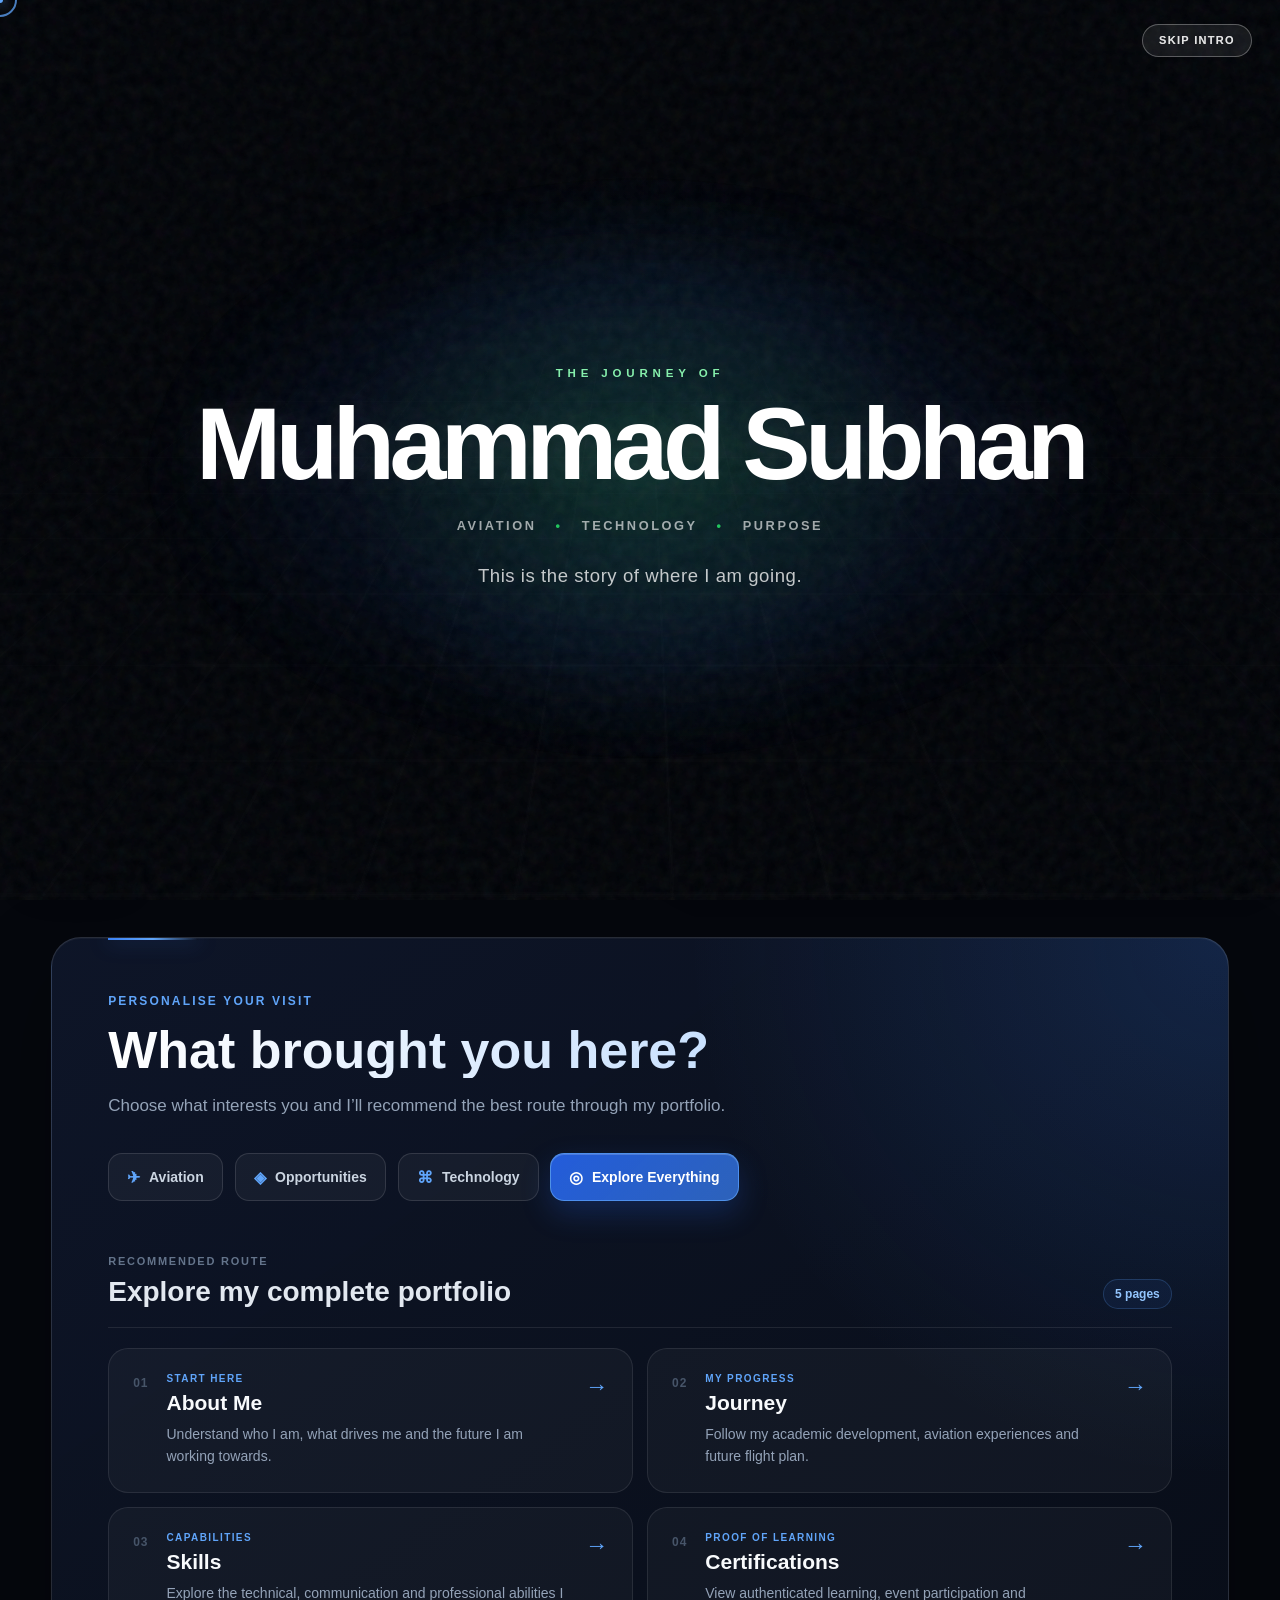
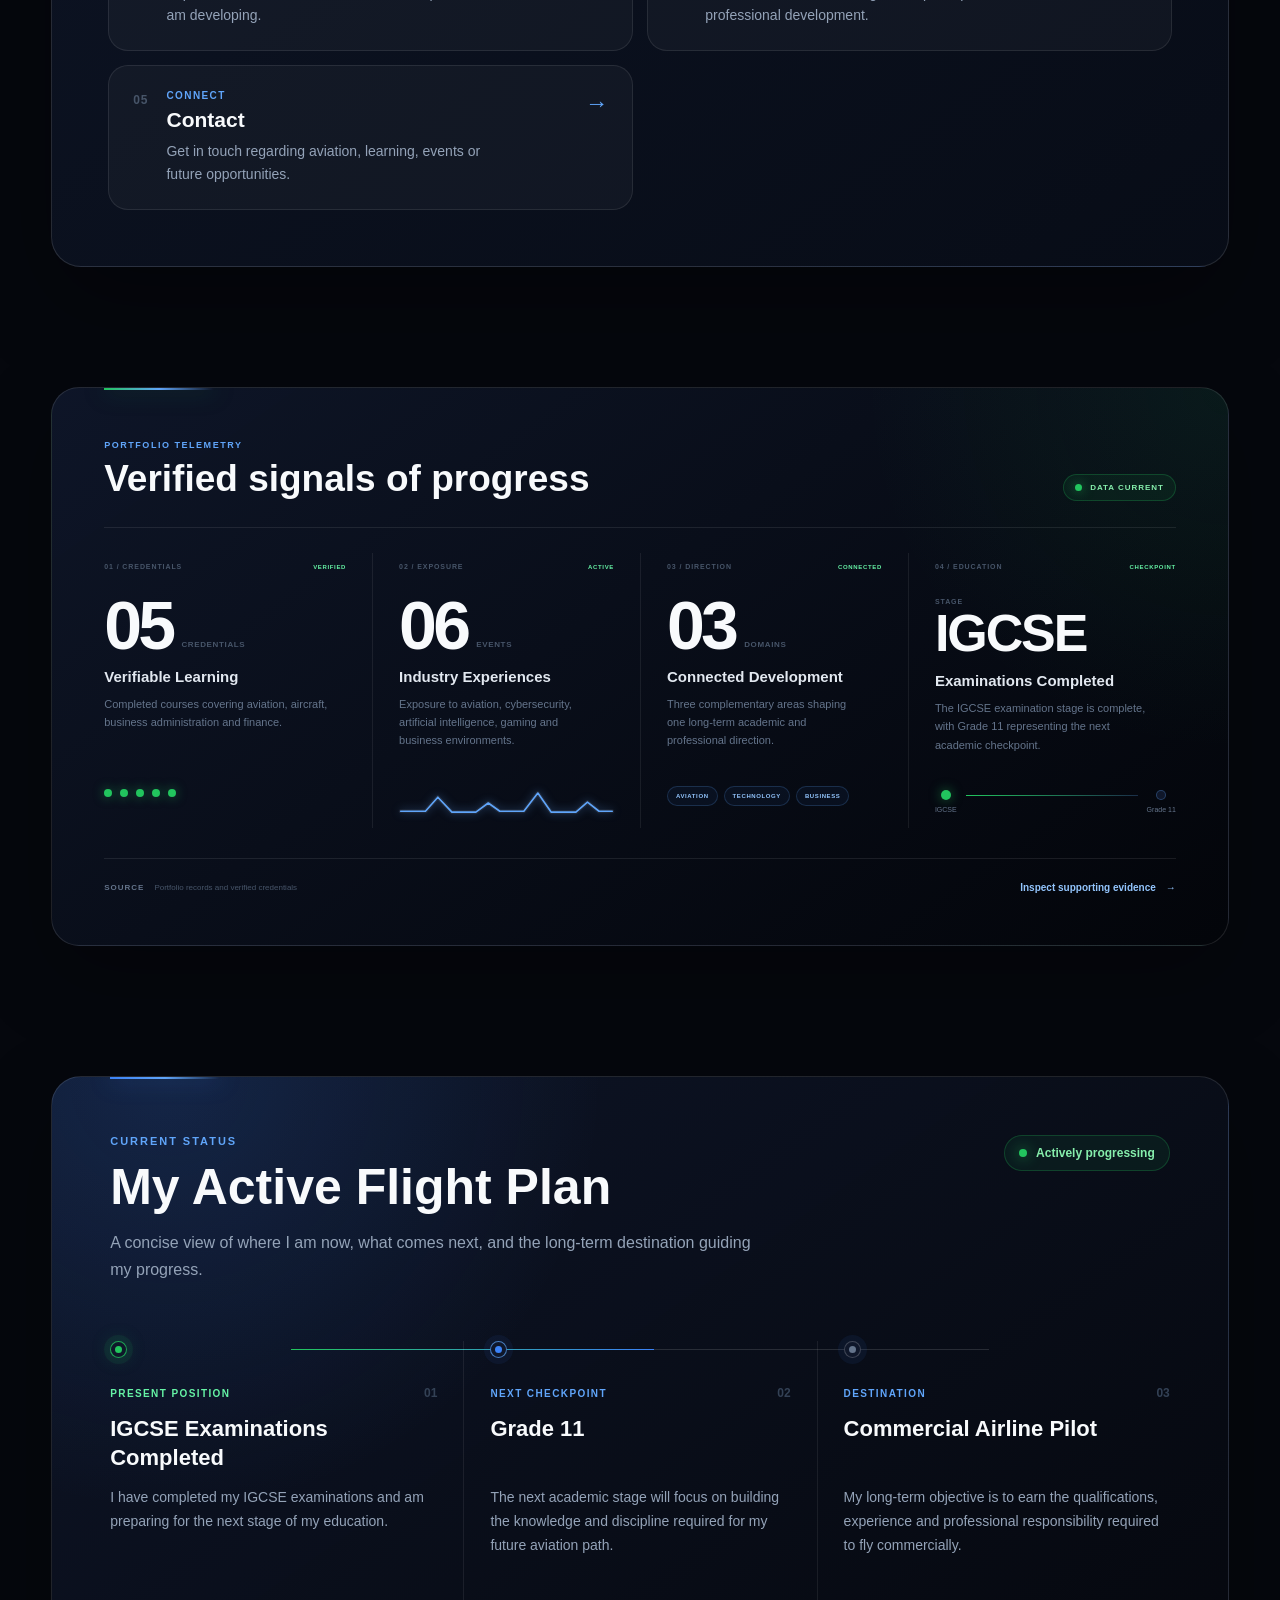
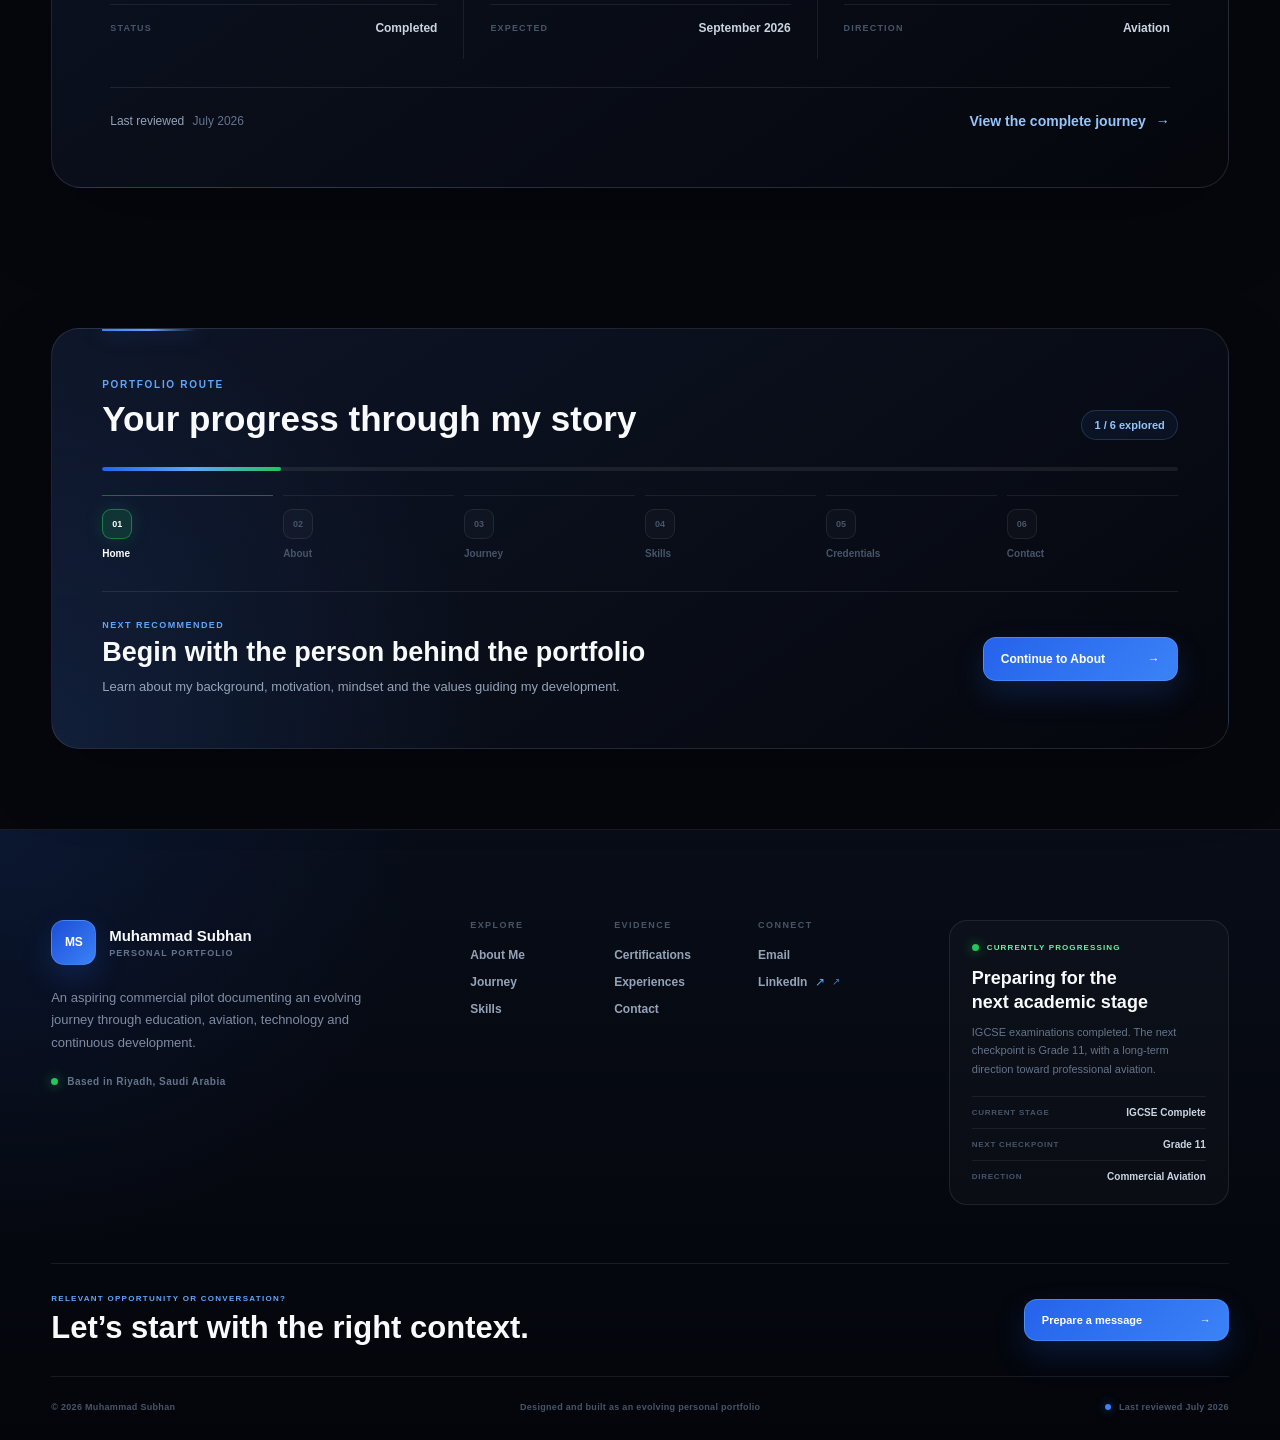
<file: index.html>
<!DOCTYPE html>
<html lang="en">

<head>
    <meta charset="UTF-8">
    <meta name="viewport" content="width=device-width, initial-scale=1.0">

    <script>
        try {
            if (sessionStorage.getItem("msa-welcome-seen") === "true") {
                document.documentElement.classList.add("welcome-already-seen");
            }
        } catch (error) {
            /* Continue normally if storage is unavailable. */
        }
    </script>
    
    <title>Home</title>

    <link rel="stylesheet" href="css/style.css">
</head>

<body>

    <nav
    class="section-constellation"
    id="sectionConstellation"
    aria-label="Page sections"
    style="
        position: fixed !important;
        left: auto !important;
        right: 32px !important;
        top: 50% !important;
        width: 12px !important;
        min-width: 12px !important;
        max-width: 12px !important;
        padding: 0 !important;
        margin: 0 !important;
        transform: translateY(-50%) !important;
    "
></nav>

<!-- =========================================
     FIRST-VISIT CINEMATIC WELCOME
========================================== -->
<section
    class="cinematic-welcome"
    id="cinematicWelcome"
    aria-label="Welcome introduction"
>
    <div
        class="cinematic-welcome__atmosphere"
        aria-hidden="true"
    >
        <div class="cinematic-welcome__glow"></div>
        <div class="cinematic-welcome__grid"></div>
        <div class="cinematic-welcome__grain"></div>

        <span class="cinematic-welcome__flight-line"></span>
        <span class="cinematic-welcome__flight-dot"></span>
    </div>

    <button
        class="cinematic-welcome__skip"
        id="cinematicWelcomeSkip"
        type="button"
        aria-label="Skip welcome introduction"
    >
        Skip intro
    </button>

    <div
    class="cinematic-welcome__atmosphere"
    aria-hidden="true"
>
    <div class="cinematic-welcome__glow"></div>
    <div class="cinematic-welcome__grid"></div>
    <div class="cinematic-welcome__grain"></div>

    <span class="cinematic-welcome__flight-line"></span>
    <span class="cinematic-welcome__flight-dot"></span>
</div>

<button
    class="cinematic-welcome__skip"
    id="cinematicWelcomeSkip"
    type="button"
    aria-label="Skip welcome introduction"
    onclick="
        const welcome = this.closest('.cinematic-welcome');
        welcome.classList.add('is-leaving');
        sessionStorage.setItem('msa-welcome-seen', 'true');
        document.body.classList.remove('cinematic-welcome-active');

        setTimeout(() => {
            document.documentElement.classList.add('welcome-already-seen');
            welcome.remove();
        }, 1400);
    "
>
    Skip intro
</button>

<div class="cinematic-welcome__content">

    <div class="cinematic-welcome__content">

        <p class="cinematic-welcome__opening">
            Every journey begins long before takeoff.
        </p>

        <div class="cinematic-welcome__identity">

            <p class="cinematic-welcome__eyebrow">
                THE JOURNEY OF
            </p>

            <h1>
                <span>Muhammad</span>
                <span>Subhan</span>
            </h1>

        </div>

        <p class="cinematic-welcome__fields">
            Aviation
            <span aria-hidden="true">•</span>
            Technology
            <span aria-hidden="true">•</span>
            Purpose
        </p>

        <p class="cinematic-welcome__closing">
            This is the story of where I am going.
        </p>

    </div>

    <div
        class="cinematic-welcome__exit"
        aria-hidden="true"
    ></div>
</section>

    <div class="custom-cursor"></div>
    <div class="custom-cursor-dot"></div>

    <div class="page-transition">
        <div class="page-loading-bar"></div>
    </div>


    <div class="page-scroll-progress" aria-hidden="true">
        <div class="page-scroll-progress-fill"></div>
    </div>

    <nav>

        <div class="logo">
            Muhammad Subhan
        </div>
    
    
        <button
        class="menu-toggle"
        type="button"
        aria-label="Open navigation menu"
        aria-expanded="false"
        aria-controls="primary-navigation"
    >
        <span aria-hidden="true">☰</span>
    </button>
    
    
    <ul class="nav-links" id="primary-navigation">

    <li><a href="index.html">Home</a></li>
    
    <li><a href="about.html">About Me</a></li>
    
    <li><a href="timeline.html">Journey</a></li>
    
    <li><a href="skills.html">Skills</a></li>
    
    <li><a href="certification.html">Certifications</a></li>
    
    <li><a href="contact.html">Contact</a></li>

</ul>
    
    </nav>


    <!-- =========================================
     SIGNATURE AVIATION HERO
========================================== -->
<section class="hero">

    <div class="background">

        <div class="glow"></div>

        <div class="particles"></div>

    </div>


    <div class="hero-signature">

        <!-- HERO INFORMATION -->

        <div class="hero-signature-copy">

            <div class="hero-location">

                <span aria-hidden="true"></span>

                Riyadh, Saudi Arabia

            </div>


            <p class="tag">
                AVIATION&nbsp;&nbsp;•&nbsp;&nbsp;TECHNOLOGY&nbsp;&nbsp;•&nbsp;&nbsp;CONTINUOUS LEARNING
            </p>


            <h1>

                <span>
                    Muhammad
                </span>

                <span>
                    Subhan
                </span>

            </h1>


            <p class="hero-subtitle">
                Aspiring commercial pilot building the knowledge,
                discipline and perspective required for a future
                in professional aviation.
            </p>


            <p class="description">
                Documenting an evolving journey through education,
                aviation, technology, professional experiences and
                continuous personal development.
            </p>


            <div class="buttons">

                <a
                    href="about.html"
                    class="hero-primary-button"
                >
                    <span>
                        Explore my story
                    </span>

                    <span aria-hidden="true">
                        →
                    </span>
                </a>


                <a
                    href="timeline.html"
                    class="hero-secondary-button"
                >
                    View journey
                </a>

            </div>


            <div class="hero-status-strip">

                <div>

                    <span>
                        CURRENT STAGE
                    </span>

                    <strong>
                        IGCSE Complete
                    </strong>

                </div>


                <div>

                    <span>
                        NEXT CHECKPOINT
                    </span>

                    <strong>
                        Grade 11
                    </strong>

                </div>


                <div>

                    <span>
                        DESTINATION
                    </span>

                    <strong>
                        Commercial Aviation
                    </strong>

                </div>

            </div>

        </div>


        <!-- AVIATION NAVIGATION DISPLAY -->

        <div
            class="aviation-navigation-display"
            aria-hidden="true"
        >

            <div class="navigation-display-header">

                <span>
                    MSA / NAV
                </span>

                <span>
                    ACTIVE ROUTE
                </span>

            </div>


            <div class="navigation-scope">

                <div class="navigation-sweep"></div>


                <svg
                    class="navigation-map"
                    viewBox="0 0 500 500"
                    role="presentation"
                >

                    <!-- Radar rings -->

                    <circle
                        class="navigation-ring navigation-ring-outer"
                        cx="250"
                        cy="250"
                        r="202"
                    />

                    <circle
                        class="navigation-ring"
                        cx="250"
                        cy="250"
                        r="145"
                    />

                    <circle
                        class="navigation-ring"
                        cx="250"
                        cy="250"
                        r="88"
                    />


                    <!-- Crosshair -->

                    <line
                        class="navigation-axis"
                        x1="250"
                        y1="35"
                        x2="250"
                        y2="465"
                    />

                    <line
                        class="navigation-axis"
                        x1="35"
                        y1="250"
                        x2="465"
                        y2="250"
                    />


                    <!-- Minor navigation lines -->

                    <line
                        class="navigation-minor-axis"
                        x1="98"
                        y1="98"
                        x2="402"
                        y2="402"
                    />

                    <line
                        class="navigation-minor-axis"
                        x1="402"
                        y1="98"
                        x2="98"
                        y2="402"
                    />


                    <!-- Main trajectory -->

                    <path
                        class="navigation-route-shadow"
                        d="
                            M 100 365
                            C 145 330,
                              165 285,
                              218 270
                            S 310 220,
                              390 115
                        "
                    />

                    <path
                        class="navigation-route"
                        pathLength="1"
                        d="
                            M 100 365
                            C 145 330,
                              165 285,
                              218 270
                            S 310 220,
                              390 115
                        "
                    />


                    <!-- Origin -->

                    <circle
                        class="navigation-origin-halo"
                        cx="100"
                        cy="365"
                        r="16"
                    />

                    <circle
                        class="navigation-origin"
                        cx="100"
                        cy="365"
                        r="6"
                    />


                    <!-- Present location -->

                    <circle
                        class="navigation-current-halo"
                        cx="218"
                        cy="270"
                        r="22"
                    />

                    <circle
                        class="navigation-current"
                        cx="218"
                        cy="270"
                        r="7"
                    />


                    <!-- Destination -->

                    <circle
                        class="navigation-destination-halo"
                        cx="390"
                        cy="115"
                        r="18"
                    />

                    <circle
                        class="navigation-destination"
                        cx="390"
                        cy="115"
                        r="6"
                    />

                </svg>


                <div class="navigation-plane">

                    <svg
                        viewBox="0 0 24 24"
                        role="presentation"
                    >

                        <path
                            d="
                                M21 16v-2l-8-5V3.5
                                a1.5 1.5 0 0 0-3 0V9
                                l-8 5v2l8-2.5V19
                                l-2 1.5V22l3.5-1
                                3.5 1v-1.5L13 19v-5.5L21 16Z
                            "
                        />

                    </svg>

                </div>


                <div class="navigation-label navigation-label-origin">

                    <span>
                        ORIGIN
                    </span>

                    <strong>
                        RUH
                    </strong>

                </div>


                <div class="navigation-label navigation-label-current">

                    <span>
                        PRESENT
                    </span>

                    <strong>
                        EDUCATION
                    </strong>

                </div>


                <div class="navigation-label navigation-label-destination">

                    <span>
                        DESTINATION
                    </span>

                    <strong>
                        FLIGHT DECK
                    </strong>

                </div>


                <span class="navigation-coordinate navigation-coordinate-north">
                    N 24° 42′
                </span>

                <span class="navigation-coordinate navigation-coordinate-east">
                    E 46° 40′
                </span>

            </div>


            <div class="navigation-display-footer">

                <div>

                    <span>
                        CALLSIGN
                    </span>

                    <strong>
                        MSA-01
                    </strong>

                </div>


                <div>

                    <span>
                        ROUTE STATUS
                    </span>

                    <strong>
                        IN PROGRESS
                    </strong>

                </div>


                <div>

                    <span>
                        HEADING
                    </span>

                    <strong>
                        FORWARD
                    </strong>

                </div>

            </div>

        </div>

    </div>


    <div class="hero-scroll-cue">

        <span>
            Scroll to explore
        </span>

        <i aria-hidden="true"></i>

    </div>

</section>


    <!-- =========================================
         VISITOR LENS
    ========================================== -->
    <section class="visitor-lens" aria-labelledby="visitorLensTitle">

        <div class="visitor-lens-header">

            <p class="visitor-lens-eyebrow">
                PERSONALISE YOUR VISIT
            </p>

            <h2 id="visitorLensTitle">
                What brought you here?
            </h2>

            <p>
                Choose what interests you and I’ll recommend the best
                route through my portfolio.
            </p>

        </div>


        <div
            class="visitor-lens-options"
            role="group"
            aria-label="Choose your reason for visiting"
        >

            <button
                type="button"
                class="visitor-lens-button"
                data-visitor-lens="aviation"
                aria-pressed="false"
            >
                <span aria-hidden="true">✈</span>
                Aviation
            </button>


            <button
                type="button"
                class="visitor-lens-button"
                data-visitor-lens="opportunities"
                aria-pressed="false"
            >
                <span aria-hidden="true">◈</span>
                Opportunities
            </button>


            <button
                type="button"
                class="visitor-lens-button"
                data-visitor-lens="technology"
                aria-pressed="false"
            >
                <span aria-hidden="true">⌘</span>
                Technology
            </button>


            <button
                type="button"
                class="visitor-lens-button"
                data-visitor-lens="all"
                aria-pressed="true"
            >
                <span aria-hidden="true">◎</span>
                Explore Everything
            </button>

        </div>


        <div
            class="visitor-route-heading"
            aria-live="polite"
        >

            <div>
                <p>RECOMMENDED ROUTE</p>

                <h3 id="visitorRouteTitle">
                    Explore my complete portfolio
                </h3>
            </div>

            <span id="visitorRouteCount">
                5 pages
            </span>

        </div>


        <div class="visitor-route-grid">

            <a
                href="about.html"
                class="visitor-route-card"
                data-visitor-audience="aviation opportunities technology all"
            >

                <span class="visitor-route-number">
                    01
                </span>

                <div>
                    <p class="visitor-route-label">
                        START HERE
                    </p>

                    <h3>
                        About Me
                    </h3>

                    <p>
                        Understand who I am, what drives me and the
                        future I am working towards.
                    </p>
                </div>

                <span class="visitor-route-arrow" aria-hidden="true">
                    →
                </span>

            </a>


            <a
                href="timeline.html"
                class="visitor-route-card"
                data-visitor-audience="aviation opportunities all"
            >

                <span class="visitor-route-number">
                    02
                </span>

                <div>
                    <p class="visitor-route-label">
                        MY PROGRESS
                    </p>

                    <h3>
                        Journey
                    </h3>

                    <p>
                        Follow my academic development, aviation
                        experiences and future flight plan.
                    </p>
                </div>

                <span class="visitor-route-arrow" aria-hidden="true">
                    →
                </span>

            </a>


            <a
                href="skills.html"
                class="visitor-route-card"
                data-visitor-audience="technology opportunities all"
            >

                <span class="visitor-route-number">
                    03
                </span>

                <div>
                    <p class="visitor-route-label">
                        CAPABILITIES
                    </p>

                    <h3>
                        Skills
                    </h3>

                    <p>
                        Explore the technical, communication and
                        professional abilities I am developing.
                    </p>
                </div>

                <span class="visitor-route-arrow" aria-hidden="true">
                    →
                </span>

            </a>


            <a
                href="certification.html"
                class="visitor-route-card"
                data-visitor-audience="aviation opportunities technology all"
            >

                <span class="visitor-route-number">
                    04
                </span>

                <div>
                    <p class="visitor-route-label">
                        PROOF OF LEARNING
                    </p>

                    <h3>
                        Certifications
                    </h3>

                    <p>
                        View authenticated learning, event participation
                        and professional development.
                    </p>
                </div>

                <span class="visitor-route-arrow" aria-hidden="true">
                    →
                </span>

            </a>


            <a
                href="contact.html"
                class="visitor-route-card"
                data-visitor-audience="opportunities all"
            >

                <span class="visitor-route-number">
                    05
                </span>

                <div>
                    <p class="visitor-route-label">
                        CONNECT
                    </p>

                    <h3>
                        Contact
                    </h3>

                    <p>
                        Get in touch regarding aviation, learning,
                        events or future opportunities.
                    </p>
                </div>

                <span class="visitor-route-arrow" aria-hidden="true">
                    →
                </span>

            </a>

        </div>

    </section>


    <!-- =========================================
     PORTFOLIO TELEMETRY
========================================== -->
<section
class="portfolio-telemetry"
aria-labelledby="portfolioTelemetryTitle"
>

<div class="portfolio-telemetry-header">

    <div>

        <p>
            PORTFOLIO TELEMETRY
        </p>

        <h2 id="portfolioTelemetryTitle">
            Verified signals of progress
        </h2>

    </div>


    <div class="portfolio-telemetry-status">

        <span aria-hidden="true"></span>

        DATA CURRENT

    </div>

</div>


<div class="portfolio-telemetry-grid">

    <!-- CREDENTIALS -->

    <article class="telemetry-item">

        <div class="telemetry-item-top">

            <span>
                01 / CREDENTIALS
            </span>

            <span aria-hidden="true">
                VERIFIED
            </span>

        </div>


        <div class="telemetry-value">

            <strong>
                05
            </strong>

            <span>
                credentials
            </span>

        </div>


        <h3>
            Verifiable Learning
        </h3>


        <p>
            Completed courses covering aviation, aircraft,
            business administration and finance.
        </p>


        <div
            class="telemetry-signal-dots"
            aria-label="Five verified credentials"
        >

            <span class="active"></span>
            <span class="active"></span>
            <span class="active"></span>
            <span class="active"></span>
            <span class="active"></span>

        </div>

    </article>


    <!-- EVENTS -->

    <article class="telemetry-item">

        <div class="telemetry-item-top">

            <span>
                02 / EXPOSURE
            </span>

            <span aria-hidden="true">
                ACTIVE
            </span>

        </div>


        <div class="telemetry-value">

            <strong>
                06
            </strong>

            <span>
                events
            </span>

        </div>


        <h3>
            Industry Experiences
        </h3>


        <p>
            Exposure to aviation, cybersecurity, artificial
            intelligence, gaming and business environments.
        </p>


        <svg
            class="telemetry-wave"
            viewBox="0 0 260 42"
            role="img"
            aria-label="Industry exposure signal"
        >

            <path
                class="telemetry-wave-background"
                d="
                    M2 31
                    L32 31
                    L47 14
                    L64 32
                    L93 32
                    L108 21
                    L122 31
                    L151 31
                    L168 9
                    L184 32
                    L214 32
                    L228 20
                    L242 31
                    L258 31
                "
            />

            <path
                class="telemetry-wave-signal"
                pathLength="1"
                d="
                    M2 31
                    L32 31
                    L47 14
                    L64 32
                    L93 32
                    L108 21
                    L122 31
                    L151 31
                    L168 9
                    L184 32
                    L214 32
                    L228 20
                    L242 31
                    L258 31
                "
            />

        </svg>

    </article>


    <!-- DOMAINS -->

    <article class="telemetry-item">

        <div class="telemetry-item-top">

            <span>
                03 / DIRECTION
            </span>

            <span aria-hidden="true">
                CONNECTED
            </span>

        </div>


        <div class="telemetry-value">

            <strong>
                03
            </strong>

            <span>
                domains
            </span>

        </div>


        <h3>
            Connected Development
        </h3>


        <p>
            Three complementary areas shaping one long-term
            academic and professional direction.
        </p>


        <div
            class="telemetry-domain-map"
            aria-label="Aviation, technology and business"
        >

            <span>
                AVIATION
            </span>

            <span>
                TECHNOLOGY
            </span>

            <span>
                BUSINESS
            </span>

        </div>

    </article>


    <!-- EDUCATION -->

    <article class="telemetry-item telemetry-item-stage">

        <div class="telemetry-item-top">

            <span>
                04 / EDUCATION
            </span>

            <span aria-hidden="true">
                CHECKPOINT
            </span>

        </div>


        <div class="telemetry-stage-value">

            <span>
                STAGE
            </span>

            <strong>
                IGCSE
            </strong>

        </div>


        <h3>
            Examinations Completed
        </h3>


        <p>
            The IGCSE examination stage is complete, with
            Grade 11 representing the next academic checkpoint.
        </p>


        <div class="telemetry-stage-route">

            <div>

                <span class="complete"></span>

                <small>
                    IGCSE
                </small>

            </div>


            <i aria-hidden="true"></i>


            <div>

                <span></span>

                <small>
                    Grade 11
                </small>

            </div>

        </div>

    </article>

</div>


<div class="portfolio-telemetry-footer">

    <p>

        <span>
            SOURCE
        </span>

        Portfolio records and verified credentials

    </p>


    <a href="certification.html">

        Inspect supporting evidence

        <span aria-hidden="true">
            →
        </span>

    </a>

</div>

</section>


<!-- =========================================
     ACTIVE FLIGHT PLAN
========================================== -->
<section
    class="active-flight-plan"
    aria-labelledby="flightPlanTitle"
>

    <div class="flight-plan-header">

        <div>

            <p class="flight-plan-eyebrow">
                CURRENT STATUS
            </p>

            <h2 id="flightPlanTitle">
                My Active Flight Plan
            </h2>

            <p>
                A concise view of where I am now, what comes next,
                and the long-term destination guiding my progress.
            </p>

        </div>


        <div class="flight-plan-status">

            <span aria-hidden="true"></span>

            Actively progressing

        </div>

    </div>


    <div class="flight-plan-route">

        <article class="flight-plan-stage flight-plan-stage-current">

            <div class="flight-plan-marker">

                <span aria-hidden="true"></span>

            </div>


            <div class="flight-plan-stage-heading">

                <span>
                    PRESENT POSITION
                </span>

                <strong>
                    01
                </strong>

            </div>


            <h3>
                IGCSE Examinations Completed
            </h3>

            <p>
                I have completed my IGCSE examinations and am
                preparing for the next stage of my education.
            </p>


            <div class="flight-plan-meta">

                <span>
                    STATUS
                </span>

                <strong>
                    Completed
                </strong>

            </div>

        </article>


        <article class="flight-plan-stage">

            <div class="flight-plan-marker">

                <span aria-hidden="true"></span>

            </div>


            <div class="flight-plan-stage-heading">

                <span>
                    NEXT CHECKPOINT
                </span>

                <strong>
                    02
                </strong>

            </div>


            <h3>
                Grade 11
            </h3>

            <p>
                The next academic stage will focus on building
                the knowledge and discipline required for my
                future aviation path.
            </p>


            <div class="flight-plan-meta">

                <span>
                    EXPECTED
                </span>

                <strong>
                    September 2026
                </strong>

            </div>

        </article>


        <article class="flight-plan-stage flight-plan-stage-destination">

            <div class="flight-plan-marker">

                <span aria-hidden="true"></span>

            </div>


            <div class="flight-plan-stage-heading">

                <span>
                    DESTINATION
                </span>

                <strong>
                    03
                </strong>

            </div>


            <h3>
                Commercial Airline Pilot
            </h3>

            <p>
                My long-term objective is to earn the qualifications,
                experience and professional responsibility required
                to fly commercially.
            </p>


            <div class="flight-plan-meta">

                <span>
                    DIRECTION
                </span>

                <strong>
                    Aviation
                </strong>

            </div>

        </article>

    </div>


    <div class="flight-plan-footer">

        <p>

            <span>
                Last reviewed
            </span>

            July 2026

        </p>


        <a href="timeline.html">

            View the complete journey

            <span aria-hidden="true">
                →
            </span>

        </a>

    </div>

</section>


<div class="command-palette">

    <div class="command-box">

        <input
            type="text"
            id="commandInput"
            placeholder="Search pages... (Ctrl + K)"
            autocomplete="off"
        >

        <div class="command-results">

            <a href="index.html">🏠 Home</a>
            <a href="about.html">👤 About Me</a>
            <a href="timeline.html">🛫 Journey</a>
            <a href="skills.html">💡 Skills</a>
            <a href="certifications.html">🏆 Certifications</a>
            <a href="contact.html">✉️ Contact</a>

        </div>

    </div>

</div>


<button
    class="back-to-top progress-return"
    type="button"
    aria-label="Back to top — 0% through page"
    data-progress-return
>
    <svg
        class="progress-return__ring"
        viewBox="0 0 48 48"
        aria-hidden="true"
    >
        <circle
            class="progress-return__track"
            cx="24"
            cy="24"
            r="21"
        ></circle>

        <circle
            class="progress-return__value"
            cx="24"
            cy="24"
            r="21"
        ></circle>
    </svg>

    <span class="progress-return__arrow" aria-hidden="true">
        ↑
    </span>

    <span class="progress-return__percentage" aria-hidden="true">
        0%
    </span>
</button>

<script src="js/script.js"></script>
<script src="js/scroll-return.js"></script>


<!-- =========================================
     PROFESSIONAL SITE FOOTER
========================================== -->
<footer class="site-footer">

    <div class="site-footer-inner">

        <!-- PRIMARY FOOTER INFORMATION -->

        <div class="site-footer-main">

            <div class="site-footer-brand">

                <a
                    href="index.html"
                    class="site-footer-identity"
                    aria-label="Muhammad Subhan homepage"
                >

                    <span class="site-footer-monogram">
                        MS
                    </span>


                    <span>

                        <strong>
                            Muhammad Subhan
                        </strong>

                        <small>
                            Personal Portfolio
                        </small>

                    </span>

                </a>


                <p>
                    An aspiring commercial pilot documenting an
                    evolving journey through education, aviation,
                    technology and continuous development.
                </p>


                <div class="site-footer-location">

                    <span aria-hidden="true"></span>

                    Based in Riyadh, Saudi Arabia

                </div>

            </div>


            <!-- FOOTER NAVIGATION -->

            <nav
                class="site-footer-navigation"
                aria-label="Footer navigation"
            >

                <div>

                    <p>
                        EXPLORE
                    </p>

                    <a href="about.html">
                        About Me
                    </a>

                    <a href="timeline.html">
                        Journey
                    </a>

                    <a href="skills.html">
                        Skills
                    </a>

                </div>


                <div>

                    <p>
                        EVIDENCE
                    </p>

                    <a href="certification.html">
                        Certifications
                    </a>

                    <a href="certification.html#experiences">
                        Experiences
                    </a>

                    <a href="contact.html">
                        Contact
                    </a>

                </div>


                <div>

                    <p>
                        CONNECT
                    </p>

                    <a href="mailto:subhan.ahmadbaqa@gmail.com">
                        Email
                    </a>

                    <a
                        href="https://www.linkedin.com/in/ms910"
                        target="_blank"
                        rel="noopener noreferrer"
                    >
                        LinkedIn

                        <span aria-hidden="true">
                            ↗
                        </span>

                    </a>

                </div>

            </nav>


            <!-- CURRENT STATUS -->

            <aside
                class="site-footer-status"
                aria-label="Current portfolio status"
            >

                <div class="site-footer-status-heading">

                    <span aria-hidden="true"></span>

                    CURRENTLY PROGRESSING

                </div>


                <h2>
                    Preparing for the next academic stage
                </h2>


                <p>
                    IGCSE examinations completed. The next checkpoint
                    is Grade 11, with a long-term direction toward
                    professional aviation.
                </p>


                <dl>

                    <div>

                        <dt>
                            Current stage
                        </dt>

                        <dd>
                            IGCSE Complete
                        </dd>

                    </div>


                    <div>

                        <dt>
                            Next checkpoint
                        </dt>

                        <dd>
                            Grade 11
                        </dd>

                    </div>


                    <div>

                        <dt>
                            Direction
                        </dt>

                        <dd>
                            Commercial Aviation
                        </dd>

                    </div>

                </dl>

            </aside>

        </div>


        <!-- CONTACT HANDOFF -->

        <div class="site-footer-handoff">

            <div>

                <p>
                    RELEVANT OPPORTUNITY OR CONVERSATION?
                </p>

                <h2>
                    Let’s start with the right context.
                </h2>

            </div>


            <a href="contact.html">

                <span>
                    Prepare a message
                </span>

                <span aria-hidden="true">
                    →
                </span>

            </a>

        </div>


        <!-- LEGAL / META ROW -->

        <div class="site-footer-bottom">

            <p>
                © 2026 Muhammad Subhan
            </p>


            <p>
                Designed and built as an evolving personal portfolio
            </p>


            <p>

                <span aria-hidden="true"></span>

                Last reviewed July 2026

            </p>

        </div>

    </div>

</footer>

<!-- Connection Status Indicator -->
<div
    class="connection-status"
    id="connectionStatus"
    role="status"
    aria-live="polite"
    aria-hidden="true"
>
    <span
        class="connection-status__dot"
        aria-hidden="true"
    ></span>

    <span id="connectionStatusText">
        Connection lost
    </span>
</div>

</body>

</html>
</file>
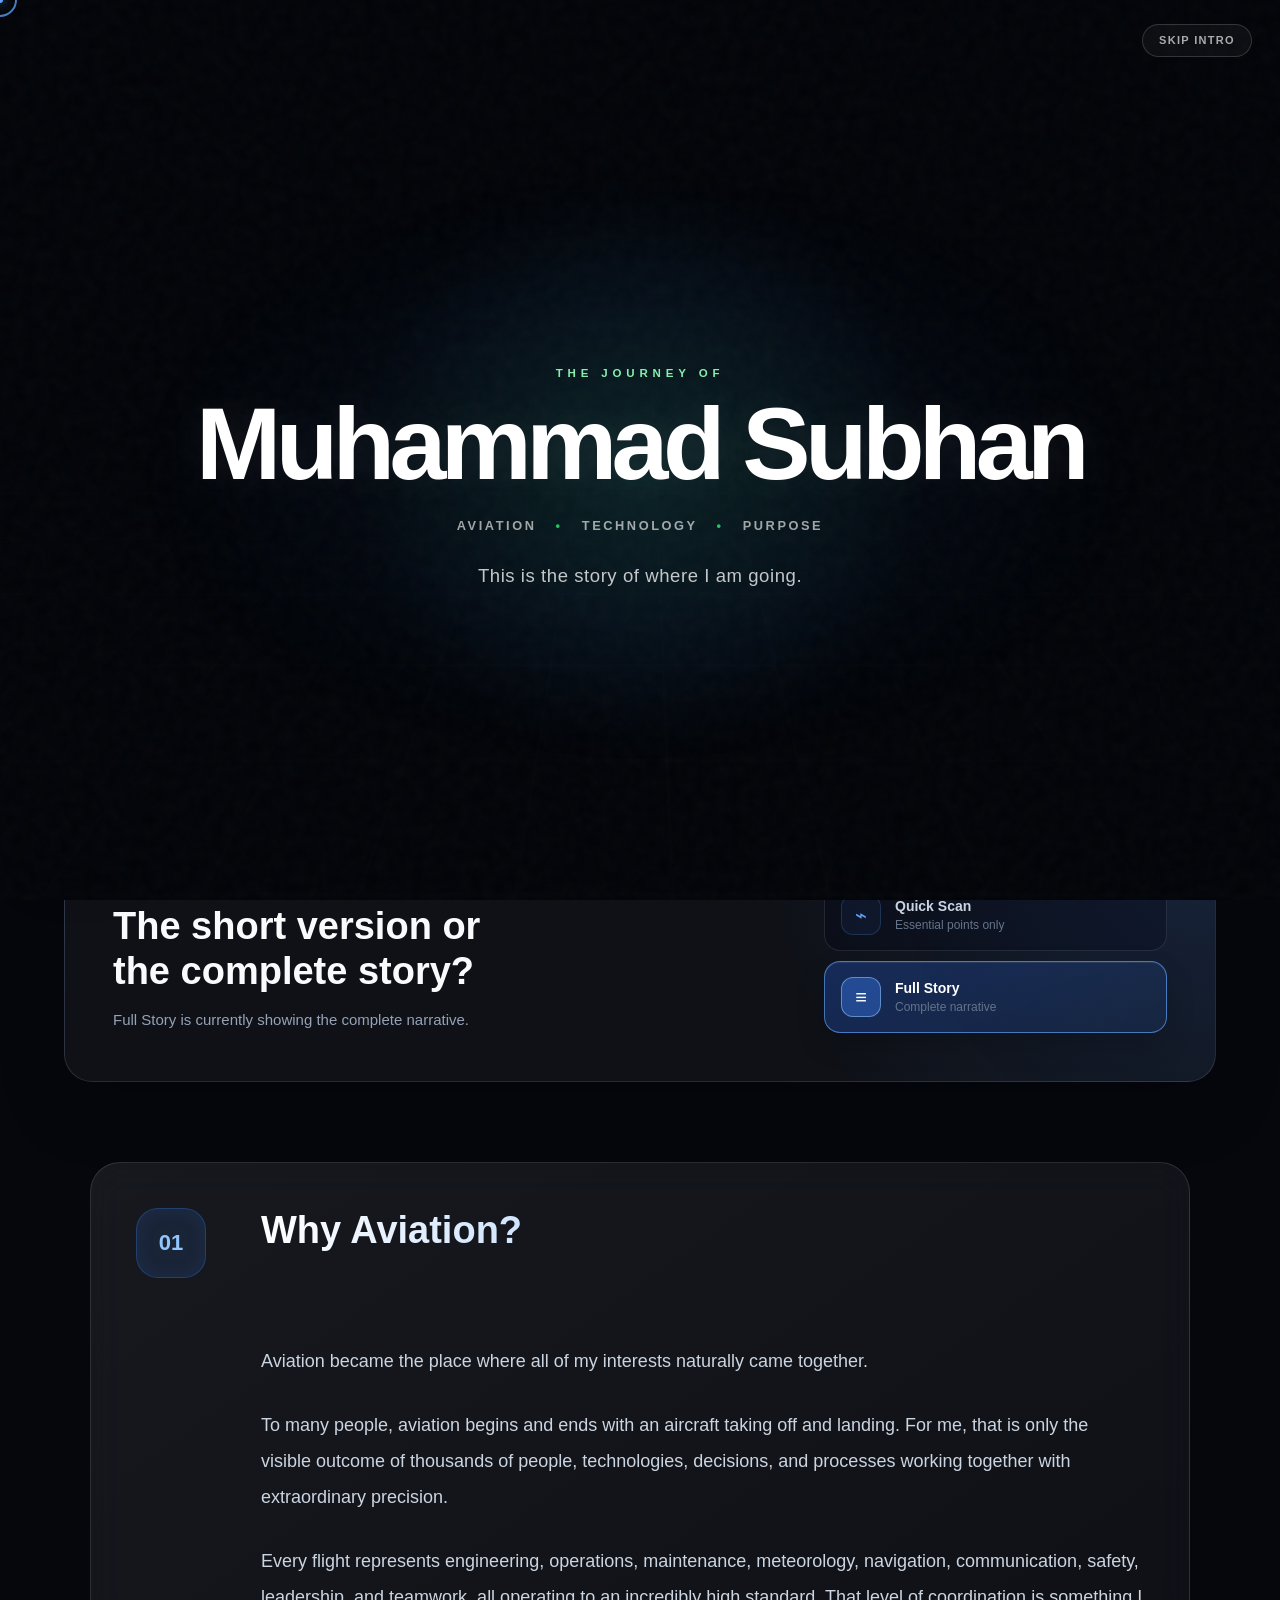
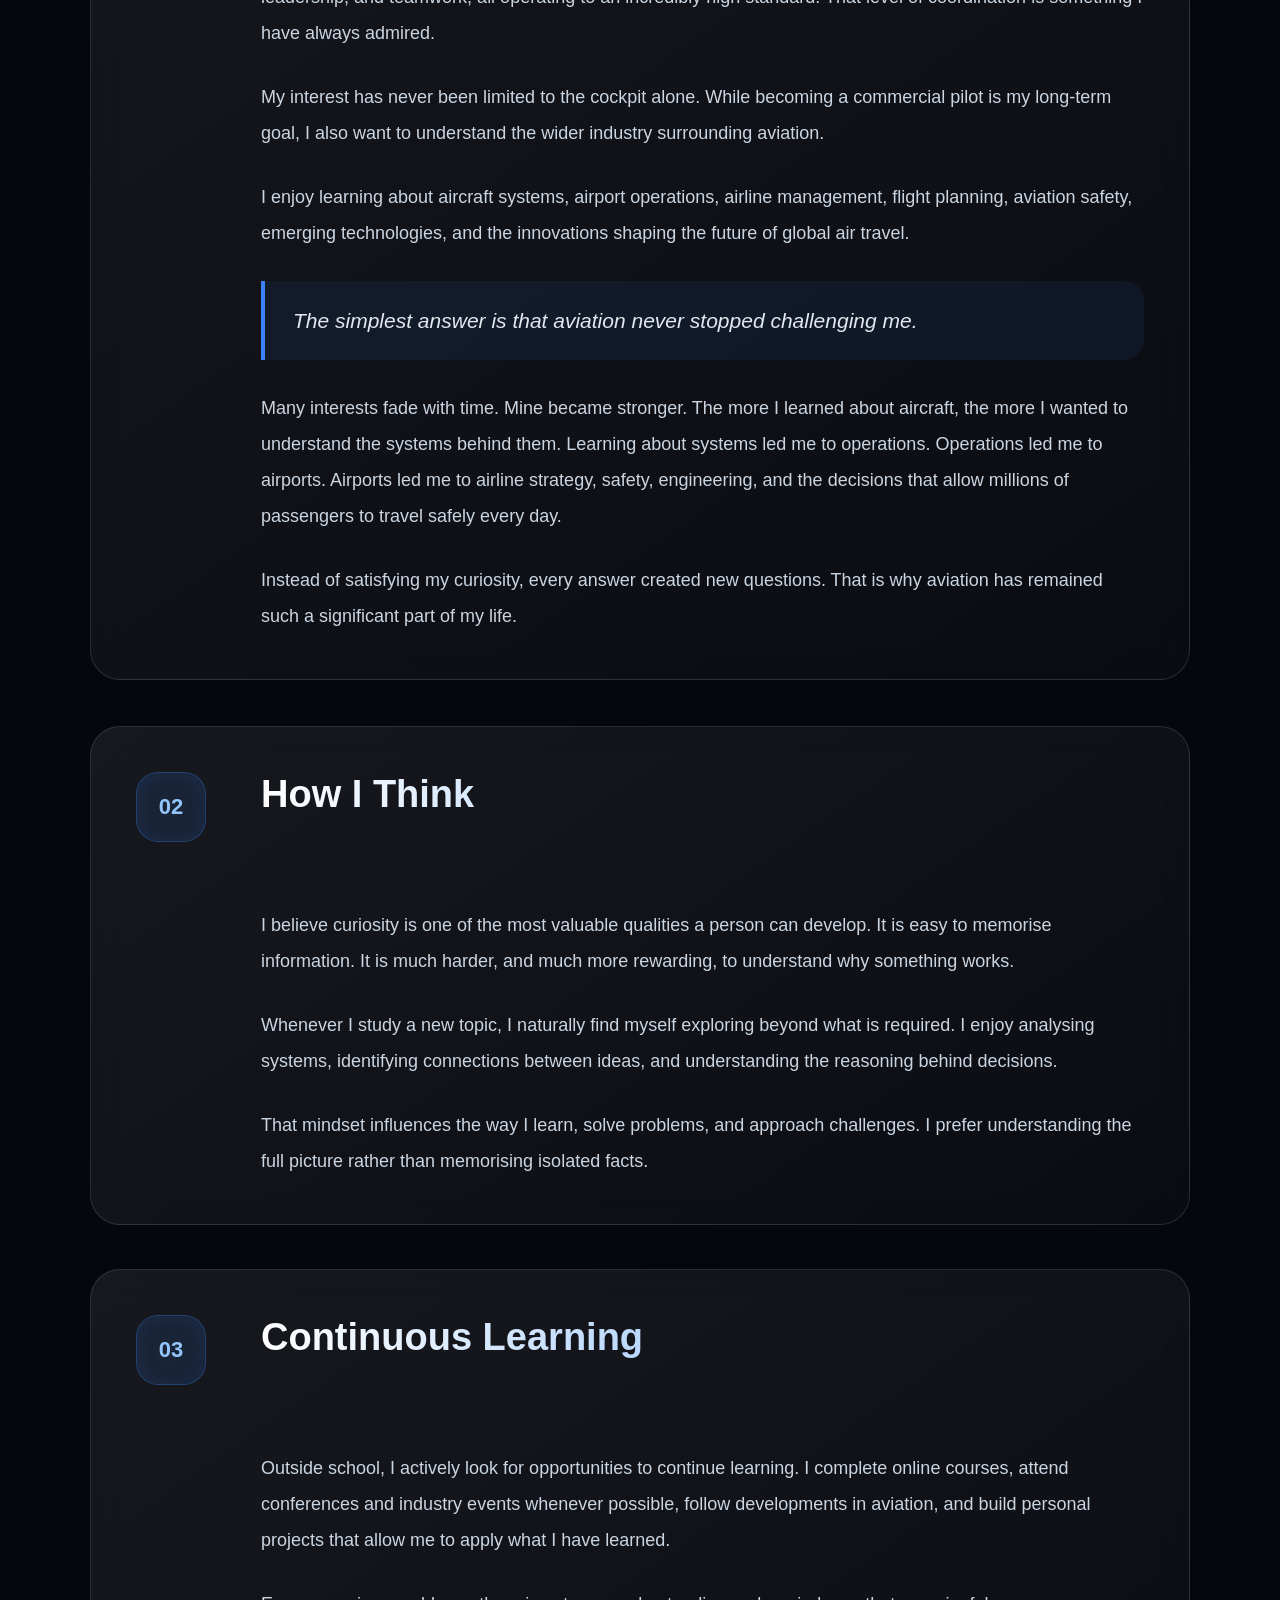
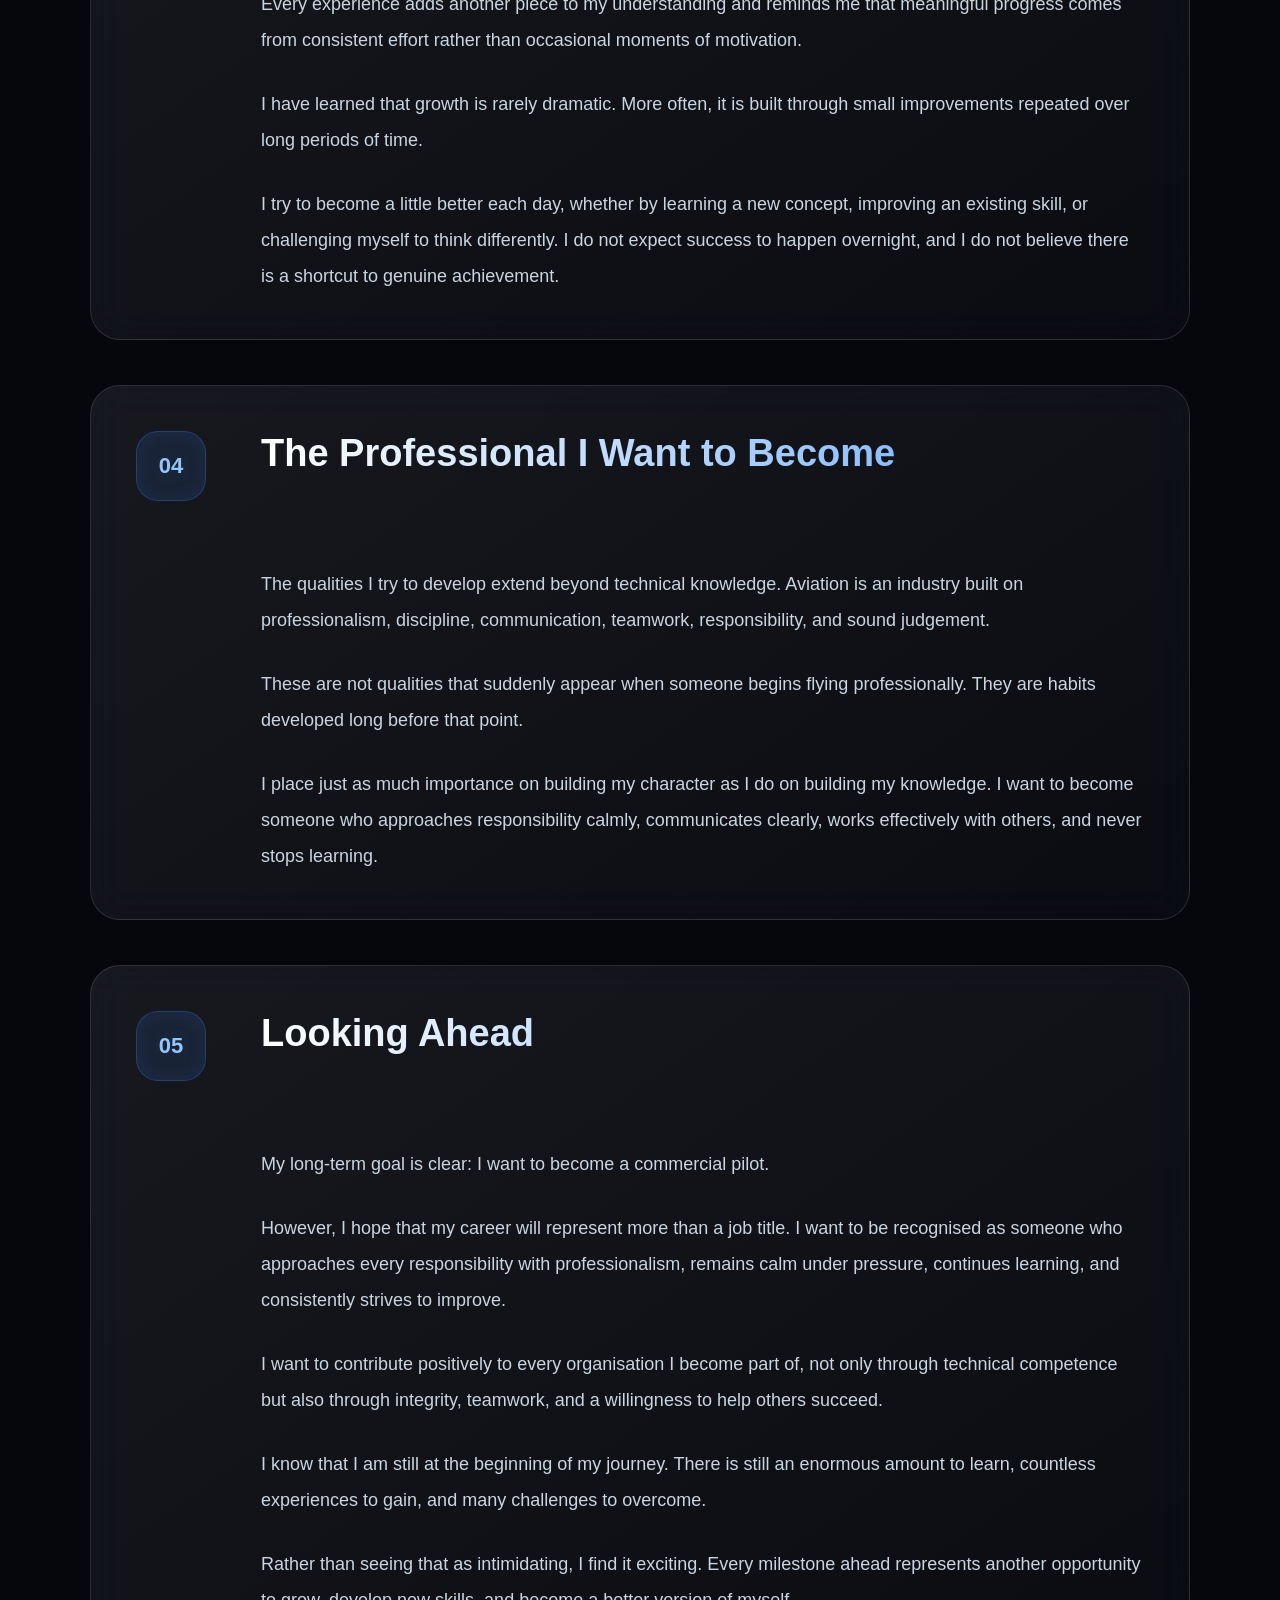
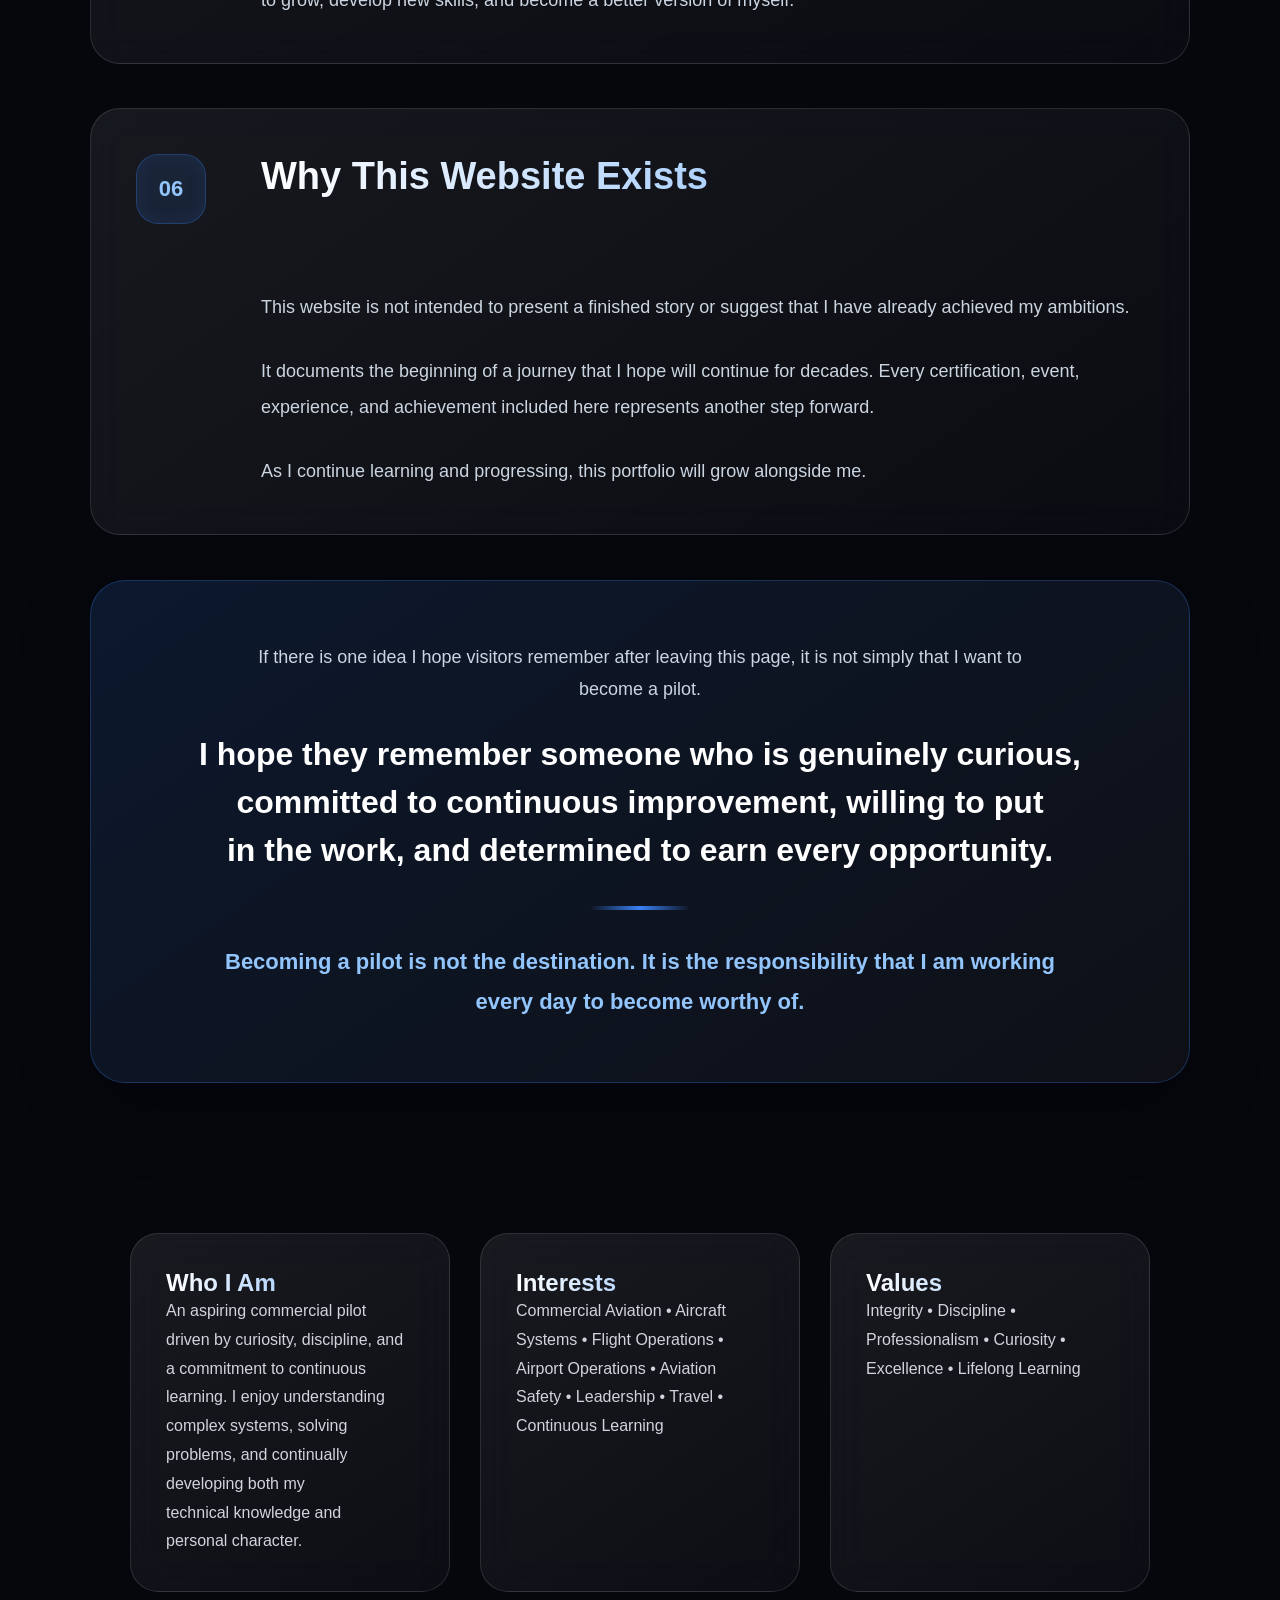
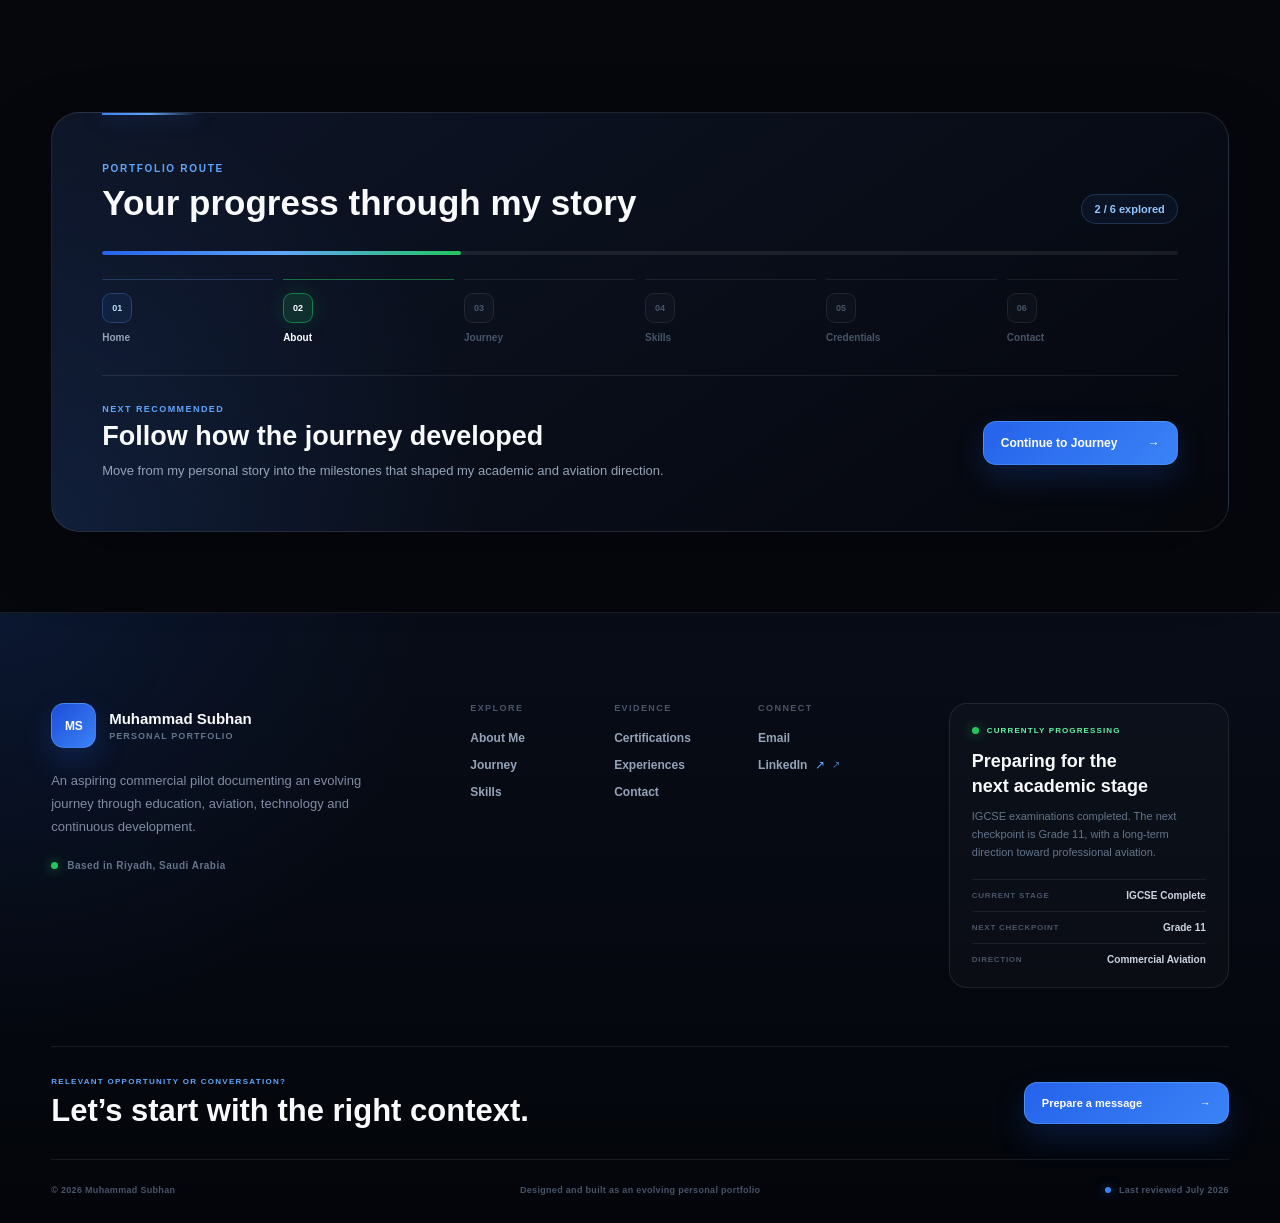
<file: about.html>
<!DOCTYPE html>
<html lang="en">

<head>

<meta charset="UTF-8">
<meta name="viewport" content="width=device-width, initial-scale=1.0">

<script>
    try {
        if (sessionStorage.getItem("msa-welcome-seen") === "true") {
            document.documentElement.classList.add("welcome-already-seen");
        }
    } catch (error) {
        /* Continue normally if storage is unavailable. */
    }
</script>



<title>About Me | Muhammad Subhan</title>

<link rel="stylesheet" href="css/style.css">

</head>


<body>

    <nav
    class="section-constellation"
    id="sectionConstellation"
    aria-label="Page sections"
    style="
        position: fixed !important;
        left: auto !important;
        right: 32px !important;
        top: 50% !important;
        width: 12px !important;
        min-width: 12px !important;
        max-width: 12px !important;
        padding: 0 !important;
        margin: 0 !important;
        transform: translateY(-50%) !important;
    "
></nav> 

    <!-- =========================================
     FIRST-VISIT CINEMATIC WELCOME
========================================== -->
<section
class="cinematic-welcome"
id="cinematicWelcome"
aria-label="Welcome introduction"
>
<div
    class="cinematic-welcome__atmosphere"
    aria-hidden="true"
>
    <div class="cinematic-welcome__glow"></div>
    <div class="cinematic-welcome__grid"></div>
    <div class="cinematic-welcome__grain"></div>

    <span class="cinematic-welcome__flight-line"></span>
    <span class="cinematic-welcome__flight-dot"></span>
</div>

<button
    class="cinematic-welcome__skip"
    id="cinematicWelcomeSkip"
    type="button"
    aria-label="Skip welcome introduction"
    onclick="
        const welcome = this.closest('.cinematic-welcome');
        welcome.classList.add('is-leaving');
        sessionStorage.setItem('msa-welcome-seen', 'true');
        document.body.classList.remove('cinematic-welcome-active');

        setTimeout(() => {
            document.documentElement.classList.add('welcome-already-seen');
            welcome.remove();
        }, 1400);
    "
>
    Skip intro
</button>

<div class="cinematic-welcome__content">

    <p class="cinematic-welcome__opening">
        Every journey begins long before takeoff.
    </p>

    <div class="cinematic-welcome__identity">

        <p class="cinematic-welcome__eyebrow">
            THE JOURNEY OF
        </p>

        <h1>
            <span>Muhammad</span>
            <span>Subhan</span>
        </h1>

    </div>

    <p class="cinematic-welcome__fields">
        Aviation
        <span aria-hidden="true">•</span>
        Technology
        <span aria-hidden="true">•</span>
        Purpose
    </p>

    <p class="cinematic-welcome__closing">
        This is the story of where I am going.
    </p>

</div>

<div
    class="cinematic-welcome__exit"
    aria-hidden="true"
></div>
</section>

    <div class="custom-cursor"></div>
    <div class="custom-cursor-dot"></div>
    
    <div class="page-transition">
        <div class="page-loading-bar"></div>
    </div>

    <div class="page-scroll-progress" aria-hidden="true">
        <div class="page-scroll-progress-fill"></div>
    </div>

<nav>

<div class="logo">
Muhammad Subhan
</div>


<button
    class="menu-toggle"
    type="button"
    aria-label="Open navigation menu"
    aria-expanded="false"
    aria-controls="primary-navigation"
>
    <span aria-hidden="true">☰</span>
</button>


<ul class="nav-links" id="primary-navigation">

    <li><a href="index.html">Home</a></li>
    
    <li><a href="about.html">About Me</a></li>
    
    <li><a href="timeline.html">Journey</a></li>
    
    <li><a href="skills.html">Skills</a></li>
    
    <li><a href="certification.html">Certifications</a></li>
    
    <li><a href="contact.html">Contact</a></li>

</ul>

</nav>



<section class="about-page">


<!-- =========================================
     SIGNATURE IDENTITY PORTRAIT
========================================== -->
<div class="about-image identity-portrait">

    <div class="identity-portrait-frame">

        <img
            src="images/ProfileP.jpeg"
            alt="Portrait of Muhammad Subhan"
        >


        <div
            class="identity-portrait-grid"
            aria-hidden="true"
        ></div>


        <div class="identity-portrait-status">

            <span aria-hidden="true"></span>

            ACTIVE JOURNEY

        </div>


        <div class="identity-portrait-index">

            <span>
                MSA
            </span>

            <strong>
                PROFILE / 01
            </strong>

        </div>


        <div class="identity-portrait-coordinate">

            <span>
                24.7136° N
            </span>

            <span>
                46.6753° E
            </span>

        </div>


        <div class="identity-portrait-nameplate">

            <p>
                ASPIRING COMMERCIAL PILOT
            </p>

            <h2>
                Muhammad Subhan
            </h2>

            <div>

                <span>
                    Riyadh, Saudi Arabia
                </span>

                <span>
                    2026
                </span>

            </div>

        </div>


        <div
            class="identity-portrait-scan"
            aria-hidden="true"
        ></div>


        <span
            class="identity-corner identity-corner-top-left"
            aria-hidden="true"
        ></span>

        <span
            class="identity-corner identity-corner-top-right"
            aria-hidden="true"
        ></span>

        <span
            class="identity-corner identity-corner-bottom-left"
            aria-hidden="true"
        ></span>

        <span
            class="identity-corner identity-corner-bottom-right"
            aria-hidden="true"
        ></span>

    </div>


    <div class="identity-portrait-caption">

        <div>

            <span>
                CURRENT FOCUS
            </span>

            <strong>
                Aviation Education
            </strong>

        </div>


        <div>

            <span>
                STATUS
            </span>

            <strong>
                Progressing
            </strong>

        </div>

    </div>

</div>



<div class="about-content">

    <p class="tag">
        ABOUT ME
    </p>

    <h1>
        My Story
    </h1>

    <p class="about-intro">
        My name is <strong>Muhammad Subhan</strong>, and I am an
        <abbr
            class="msa-term"
            data-msa-term="igcse"
            tabindex="0"
        >
            IGCSE
        </abbr>
        student
        based in Riyadh, Saudi Arabia. While many people know me as someone who
        enjoys aviation, what truly drives me is something broader: a desire to
        understand how complex systems work, why they work the way they do, and
        how they can continually be improved.
    </p>

    <p class="about-intro">
        That curiosity has shaped the way I approach almost everything I do.
        Whether I am studying for school, attending an industry event,
        completing an online certification, researching a topic that interests
        me, or building this website, I rarely stop after finding the answer to
        a question. I usually find myself asking another question, then another,
        until I understand not only what something is, but why it exists and how
        it fits into the bigger picture.
    </p>

</div>

</section>


<!-- =========================================
     ABOUT PAGE READING MODE
========================================== -->
<section
    class="about-reading-mode"
    aria-labelledby="aboutReadingTitle"
>

    <div class="about-reading-copy">

        <p class="about-reading-eyebrow">
            CHOOSE YOUR READING EXPERIENCE
        </p>

        <h2 id="aboutReadingTitle">
            The short version or the complete story?
        </h2>

        <p id="aboutReadingDescription">
            Full Story is currently showing the complete narrative.
        </p>

    </div>


    <div
        class="about-reading-controls"
        role="group"
        aria-label="Choose how much information to display"
    >

        <button
            type="button"
            data-about-reading="scan"
            aria-pressed="false"
        >
            <span aria-hidden="true">⌁</span>

            <span>
                <strong>Quick Scan</strong>
                <small>Essential points only</small>
            </span>
        </button>


        <button
            type="button"
            data-about-reading="full"
            aria-pressed="true"
        >
            <span aria-hidden="true">≡</span>

            <span>
                <strong>Full Story</strong>
                <small>Complete narrative</small>
            </span>
        </button>

    </div>

</section>


<section class="about-details">

    <article
    class="about-section"
    id="about-aviation"
    data-story-chapter="Why Aviation?"
    data-msa-share

>

        <div class="about-section-number">
            01
        </div>

        <div class="about-section-content">

            <h2>
                Why Aviation?
            </h2>

            <p>
                Aviation became the place where all of my interests naturally
                came together.
            </p>

            <p>
                To many people, aviation begins and ends with an aircraft taking
                off and landing. For me, that is only the visible outcome of
                thousands of people, technologies, decisions, and processes
                working together with extraordinary precision.
            </p>

            <p>
                Every flight represents engineering, operations, maintenance,
                meteorology, navigation, communication, safety, leadership, and
                teamwork, all operating to an incredibly high standard. That
                level of coordination is something I have always admired.
            </p>

            <p>
                My interest has never been limited to the cockpit alone. While
                becoming a commercial pilot is my long-term goal, I also want to
                understand the wider industry surrounding aviation.
            </p>

            <p>
                I enjoy learning about aircraft systems, airport operations,
                airline management, flight planning, aviation safety, emerging
                technologies, and the innovations shaping the future of global
                air travel.
            </p>

            <blockquote>
                The simplest answer is that aviation never stopped challenging me.
            </blockquote>

            <p>
                Many interests fade with time. Mine became stronger. The more I
                learned about aircraft, the more I wanted to understand the
                systems behind them. Learning about systems led me to operations.
                Operations led me to airports. Airports led me to airline
                strategy, safety, engineering, and the decisions that allow
                millions of passengers to travel safely every day.
            </p>

            <p>
                Instead of satisfying my curiosity, every answer created new
                questions. That is why aviation has remained such a significant
                part of my life.
            </p>

        </div>

    </article>



    <article
    class="about-section"
    id="about-thinking"
    data-story-chapter="How I Think"
    data-msa-share

>

        <div class="about-section-number">
            02
        </div>

        <div class="about-section-content">

            <h2>
                How I Think
            </h2>

            <p>
                I believe curiosity is one of the most valuable qualities a
                person can develop. It is easy to memorise information. It is
                much harder, and much more rewarding, to understand why
                something works.
            </p>

            <p>
                Whenever I study a new topic, I naturally find myself exploring
                beyond what is required. I enjoy analysing systems, identifying
                connections between ideas, and understanding the reasoning
                behind decisions.
            </p>

            <p>
                That mindset influences the way I learn, solve problems, and
                approach challenges. I prefer understanding the full picture
                rather than memorising isolated facts.
            </p>

        </div>

    </article>



    <article
    class="about-section"
    id="about-learning"
    data-story-chapter="Continuous Learning"
    data-msa-share

>

        <div class="about-section-number">
            03
        </div>

        <div class="about-section-content">

            <h2>
                Continuous Learning
            </h2>

            <p>
                Outside school, I actively look for opportunities to continue
                learning. I complete online courses, attend conferences and
                industry events whenever possible, follow developments in
                aviation, and build personal projects that allow me to apply
                what I have learned.
            </p>

            <p>
                Every experience adds another piece to my understanding and
                reminds me that meaningful progress comes from consistent effort
                rather than occasional moments of motivation.
            </p>

            <p>
                I have learned that growth is rarely dramatic. More often, it is
                built through small improvements repeated over long periods of
                time.
            </p>

            <p>
                I try to become a little better each day, whether by learning a
                new concept, improving an existing skill, or challenging myself
                to think differently. I do not expect success to happen
                overnight, and I do not believe there is a shortcut to genuine
                achievement.
            </p>

        </div>

    </article>



    <article
    class="about-section"
    id="about-professional"
    data-story-chapter="Professional Direction"
    data-msa-share

>

        <div class="about-section-number">
            04
        </div>

        <div class="about-section-content">

            <h2>
                The Professional I Want to Become
            </h2>

            <p>
                The qualities I try to develop extend beyond technical
                knowledge. Aviation is an industry built on professionalism,
                discipline, communication, teamwork, responsibility, and sound
                judgement.
            </p>

            <p>
                These are not qualities that suddenly appear when someone begins
                flying professionally. They are habits developed long before
                that point.
            </p>

            <p>
                I place just as much importance on building my character as I do
                on building my knowledge. I want to become someone who approaches
                responsibility calmly, communicates clearly, works effectively
                with others, and never stops learning.
            </p>

        </div>

    </article>



    <article
    class="about-section"
    id="about-future"
    data-story-chapter="Looking Ahead"
    data-msa-share

>

        <div class="about-section-number">
            05
        </div>

        <div class="about-section-content">

            <h2>
                Looking Ahead
            </h2>

            <p>
                My long-term goal is clear: I want to become a commercial pilot.
            </p>

            <p>
                However, I hope that my career will represent more than a job
                title. I want to be recognised as someone who approaches every
                responsibility with professionalism, remains calm under
                pressure, continues learning, and consistently strives to
                improve.
            </p>

            <p>
                I want to contribute positively to every organisation I become
                part of, not only through technical competence but also through
                integrity, teamwork, and a willingness to help others succeed.
            </p>

            <p>
                I know that I am still at the beginning of my journey. There is
                still an enormous amount to learn, countless experiences to
                gain, and many challenges to overcome.
            </p>

            <p>
                Rather than seeing that as intimidating, I find it exciting.
                Every milestone ahead represents another opportunity to grow,
                develop new skills, and become a better version of myself.
            </p>

        </div>

    </article>



    <article
    class="about-section"
    id="about-website"
    data-story-chapter="Why This Website Exists"
    data-msa-share

>

        <div class="about-section-number">
            06
        </div>

        <div class="about-section-content">

            <h2>
                Why This Website Exists
            </h2>

            <p>
                This website is not intended to present a finished story or
                suggest that I have already achieved my ambitions.
            </p>

            <p>
                It documents the beginning of a journey that I hope will
                continue for decades. Every certification, event, experience,
                and achievement included here represents another step forward.
            </p>

            <p>
                As I continue learning and progressing, this portfolio will grow
                alongside me.
            </p>

        </div>

    </article>



    <section class="about-closing">

        <p>
            If there is one idea I hope visitors remember after leaving this
            page, it is not simply that I want to become a pilot.
        </p>

        <h2>
            I hope they remember someone who is genuinely curious, committed to
            continuous improvement, willing to put in the work, and determined
            to earn every opportunity.
        </h2>

        <div class="closing-line"></div>

        <p class="closing-quote">
            Becoming a pilot is not the destination. It is the responsibility
            that I am working every day to become worthy of.
        </p>

    </section>

</section>


<section class="cards">


<div class="card">

    <h2>
        Who I Am
        </h2>
        
        <p>
        An aspiring commercial pilot driven by curiosity, discipline, and a commitment to continuous learning. I enjoy understanding complex systems, solving problems, and continually developing both my technical knowledge and personal character.
        </p>

</div>



<div class="card">

    <h2>
        Interests
        </h2>
        
        <p>
        Commercial Aviation • Aircraft Systems • Flight Operations • Airport Operations • Aviation Safety • Leadership • Travel • Continuous Learning
        </p>

</div>



<div class="card">

    <h2>
        Values
        </h2>
        
        <p>
        Integrity • Discipline • Professionalism • Curiosity • Excellence • Lifelong Learning
        </p>

</div>


</section>

<div class="command-palette">

    <div class="command-box">

        <input
            type="text"
            id="commandInput"
            placeholder="Search pages... (Ctrl + K)"
            autocomplete="off"
        >

        <div class="command-results">

            <a href="index.html">🏠 Home</a>
            <a href="about.html">👤 About Me</a>
            <a href="timeline.html">🛫 Journey</a>
            <a href="skills.html">💡 Skills</a>
            <a href="certifications.html">🏆 Certifications</a>
            <a href="contact.html">✉️ Contact</a>

        </div>

    </div>

</div>

<button
    class="back-to-top progress-return"
    type="button"
    aria-label="Back to top — 0% through page"
    data-progress-return
>
    <svg
        class="progress-return__ring"
        viewBox="0 0 48 48"
        aria-hidden="true"
    >
        <circle
            class="progress-return__track"
            cx="24"
            cy="24"
            r="21"
        ></circle>

        <circle
            class="progress-return__value"
            cx="24"
            cy="24"
            r="21"
        ></circle>
    </svg>

    <span class="progress-return__arrow" aria-hidden="true">
        ↑
    </span>

    <span class="progress-return__percentage" aria-hidden="true">
        0%
    </span>
</button>

<script src="js/script.js"></script>
<script src="js/about.js"></script>
<script src="js/scroll-return.js"></script>

<!-- =========================================
     PROFESSIONAL SITE FOOTER
========================================== -->
<footer class="site-footer">

    <div class="site-footer-inner">

        <!-- PRIMARY FOOTER INFORMATION -->

        <div class="site-footer-main">

            <div class="site-footer-brand">

                <a
                    href="index.html"
                    class="site-footer-identity"
                    aria-label="Muhammad Subhan homepage"
                >

                    <span class="site-footer-monogram">
                        MS
                    </span>


                    <span>

                        <strong>
                            Muhammad Subhan
                        </strong>

                        <small>
                            Personal Portfolio
                        </small>

                    </span>

                </a>


                <p>
                    An aspiring commercial pilot documenting an
                    evolving journey through education, aviation,
                    technology and continuous development.
                </p>


                <div class="site-footer-location">

                    <span aria-hidden="true"></span>

                    Based in Riyadh, Saudi Arabia

                </div>

            </div>


            <!-- FOOTER NAVIGATION -->

            <nav
                class="site-footer-navigation"
                aria-label="Footer navigation"
            >

                <div>

                    <p>
                        EXPLORE
                    </p>

                    <a href="about.html">
                        About Me
                    </a>

                    <a href="timeline.html">
                        Journey
                    </a>

                    <a href="skills.html">
                        Skills
                    </a>

                </div>


                <div>

                    <p>
                        EVIDENCE
                    </p>

                    <a href="certification.html">
                        Certifications
                    </a>

                    <a href="certification.html#experiences">
                        Experiences
                    </a>

                    <a href="contact.html">
                        Contact
                    </a>

                </div>


                <div>

                    <p>
                        CONNECT
                    </p>

                    <a href="mailto:subhan.ahmadbaqa@gmail.com">
                        Email
                    </a>

                    <a
                        href="https://www.linkedin.com/in/ms910"
                        target="_blank"
                        rel="noopener noreferrer"
                    >
                        LinkedIn

                        <span aria-hidden="true">
                            ↗
                        </span>

                    </a>

                </div>

            </nav>


            <!-- CURRENT STATUS -->

            <aside
                class="site-footer-status"
                aria-label="Current portfolio status"
            >

                <div class="site-footer-status-heading">

                    <span aria-hidden="true"></span>

                    CURRENTLY PROGRESSING

                </div>


                <h2>
                    Preparing for the next academic stage
                </h2>


                <p>
                    IGCSE examinations completed. The next checkpoint
                    is Grade 11, with a long-term direction toward
                    professional aviation.
                </p>


                <dl>

                    <div>

                        <dt>
                            Current stage
                        </dt>

                        <dd>
                            IGCSE Complete
                        </dd>

                    </div>


                    <div>

                        <dt>
                            Next checkpoint
                        </dt>

                        <dd>
                            Grade 11
                        </dd>

                    </div>


                    <div>

                        <dt>
                            Direction
                        </dt>

                        <dd>
                            Commercial Aviation
                        </dd>

                    </div>

                </dl>

            </aside>

        </div>


        <!-- CONTACT HANDOFF -->

        <div class="site-footer-handoff">

            <div>

                <p>
                    RELEVANT OPPORTUNITY OR CONVERSATION?
                </p>

                <h2>
                    Let’s start with the right context.
                </h2>

            </div>


            <a href="contact.html">

                <span>
                    Prepare a message
                </span>

                <span aria-hidden="true">
                    →
                </span>

            </a>

        </div>


        <!-- LEGAL / META ROW -->

        <div class="site-footer-bottom">

            <p>
                © 2026 Muhammad Subhan
            </p>


            <p>
                Designed and built as an evolving personal portfolio
            </p>


            <p>

                <span aria-hidden="true"></span>

                Last reviewed July 2026

            </p>

        </div>

    </div>

</footer>

<!-- Connection Status Indicator -->
<div
    class="connection-status"
    id="connectionStatus"
    role="status"
    aria-live="polite"
    aria-hidden="true"
>
    <span
        class="connection-status__dot"
        aria-hidden="true"
    ></span>

    <span id="connectionStatusText">
        Connection lost
    </span>
</div>

</body>

</html>
</file>
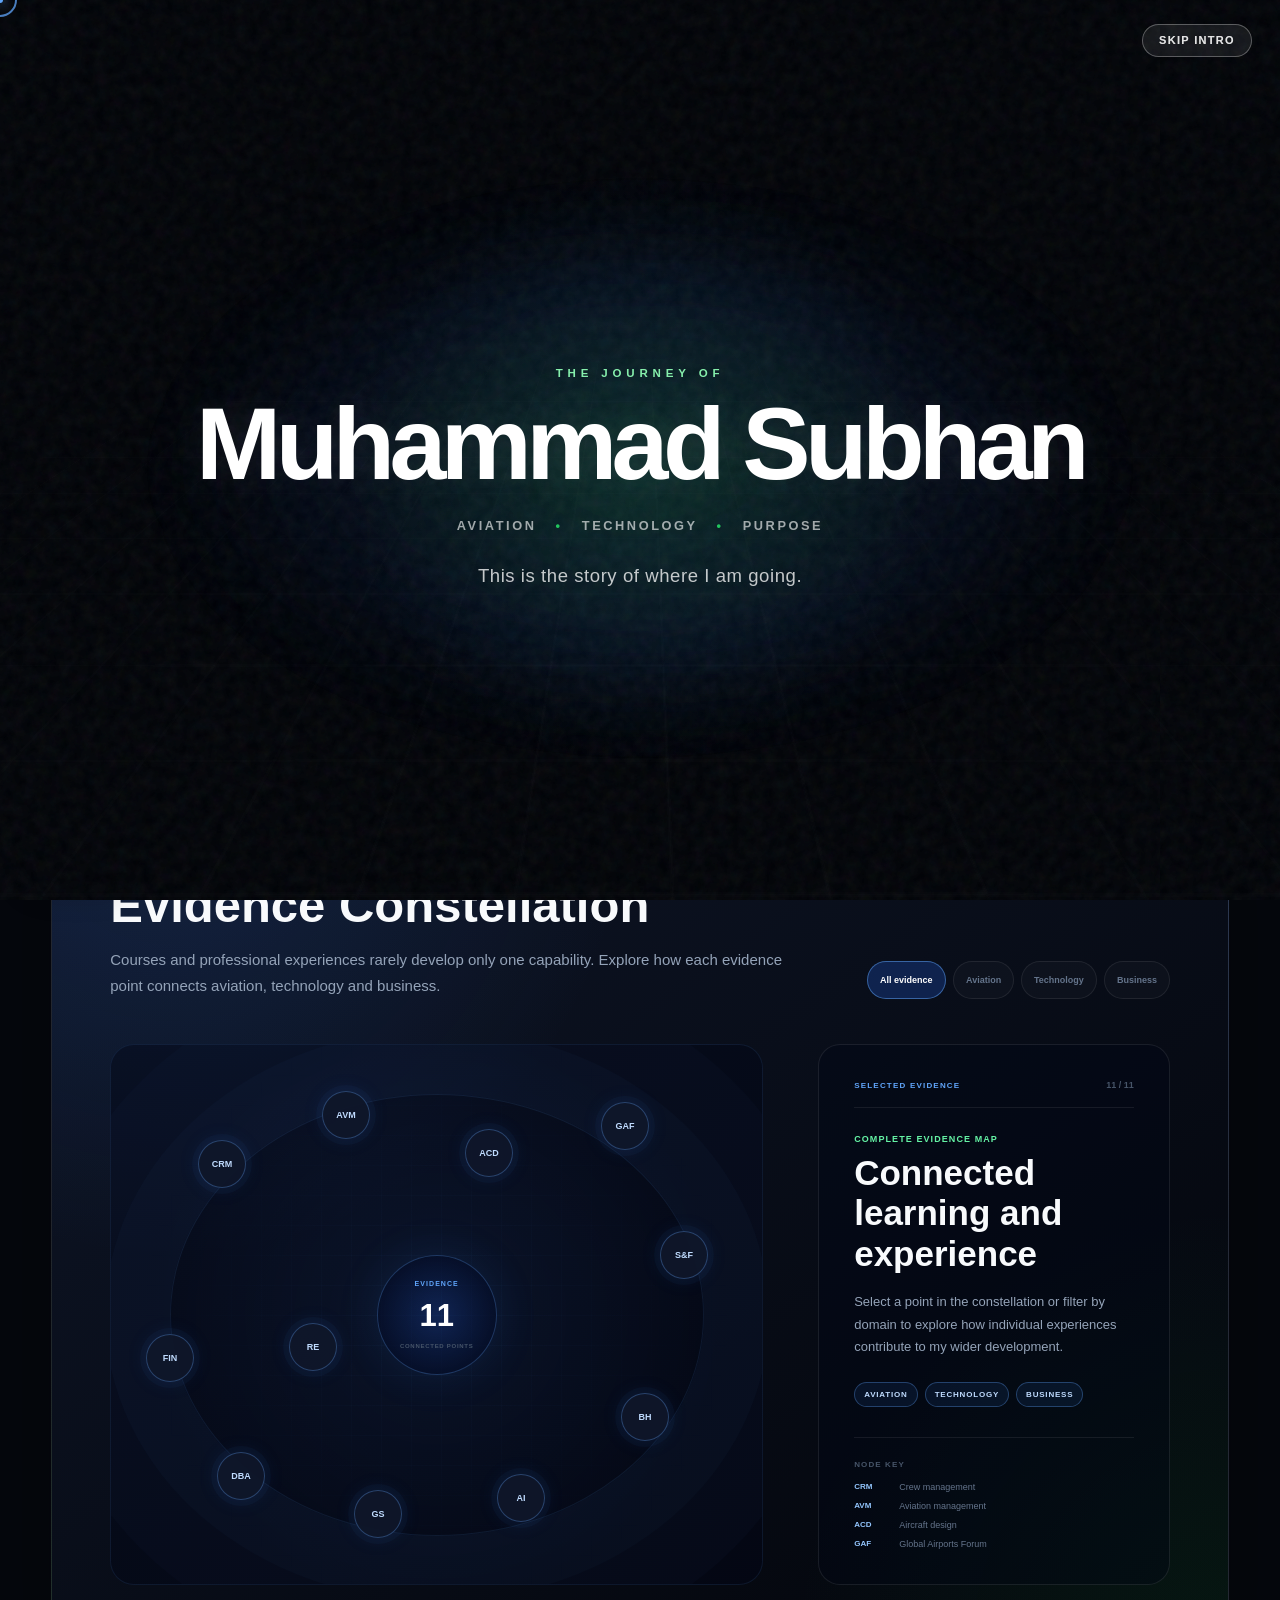
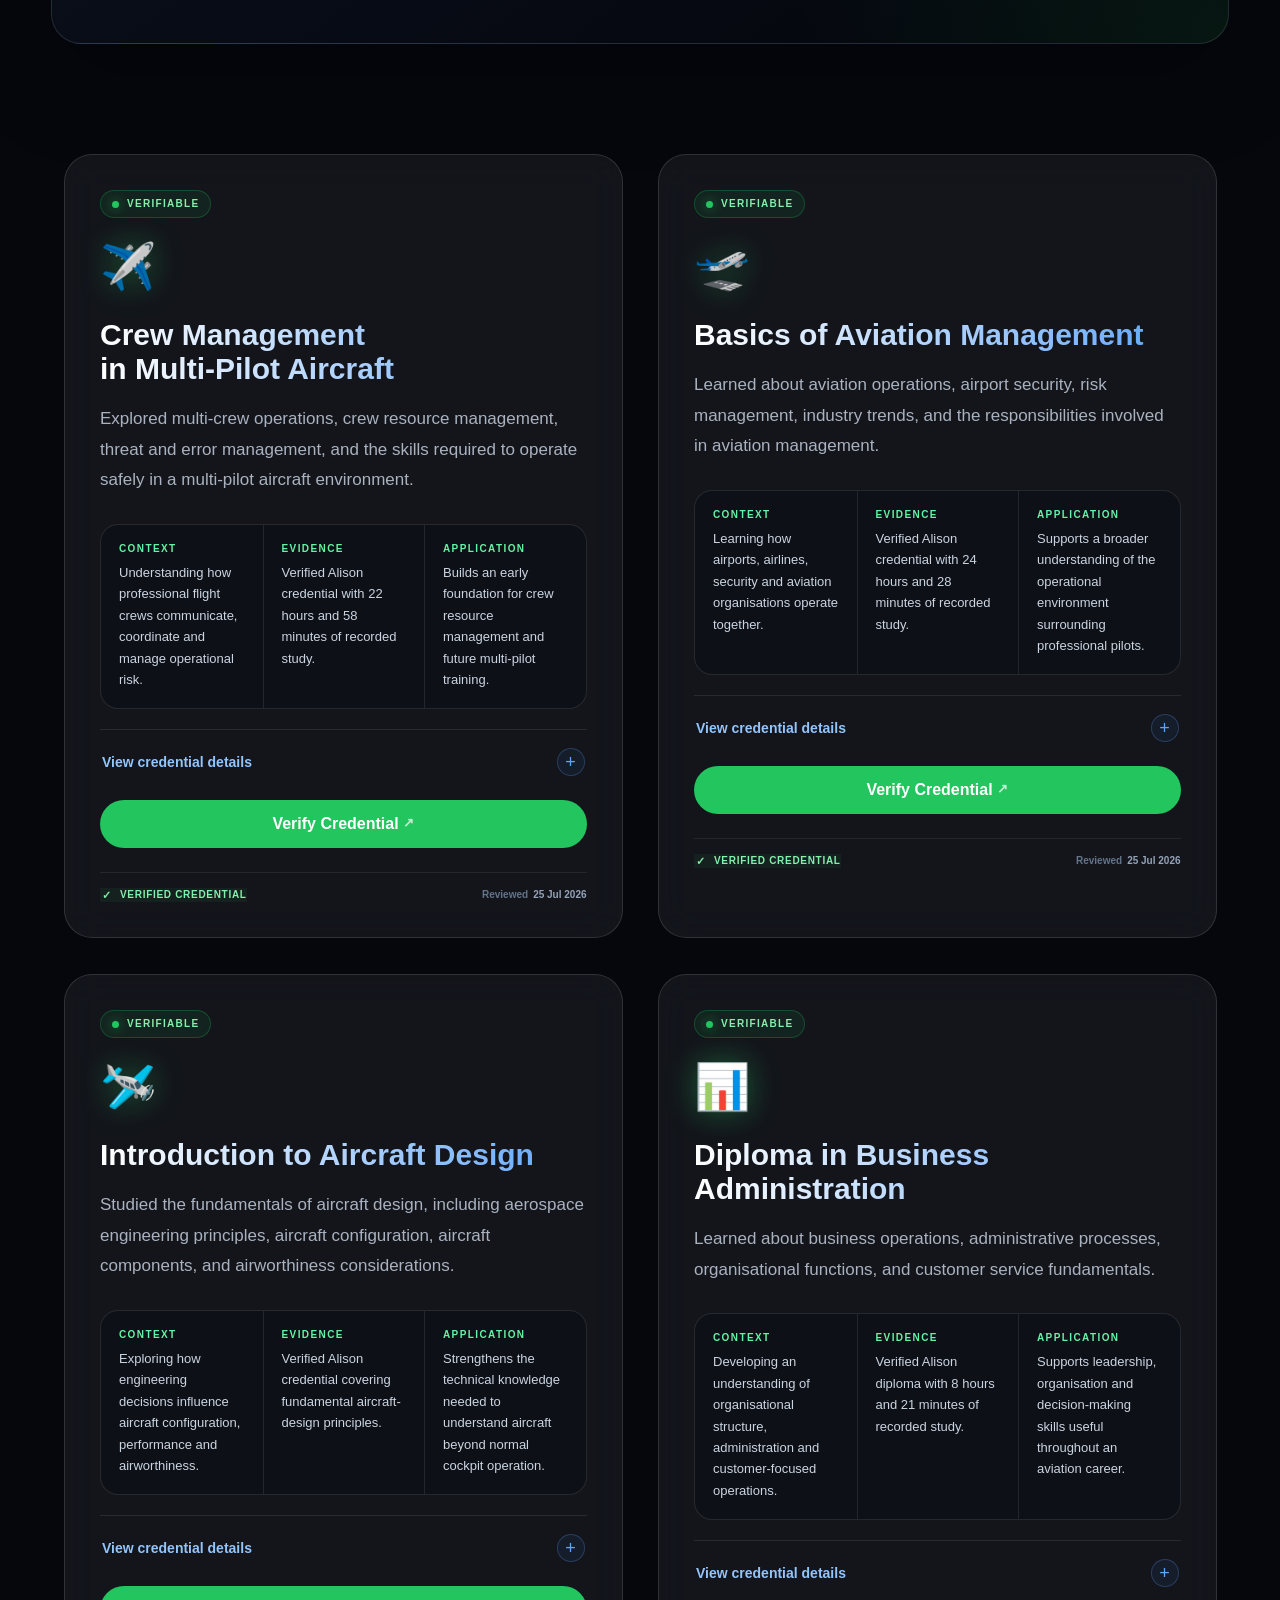
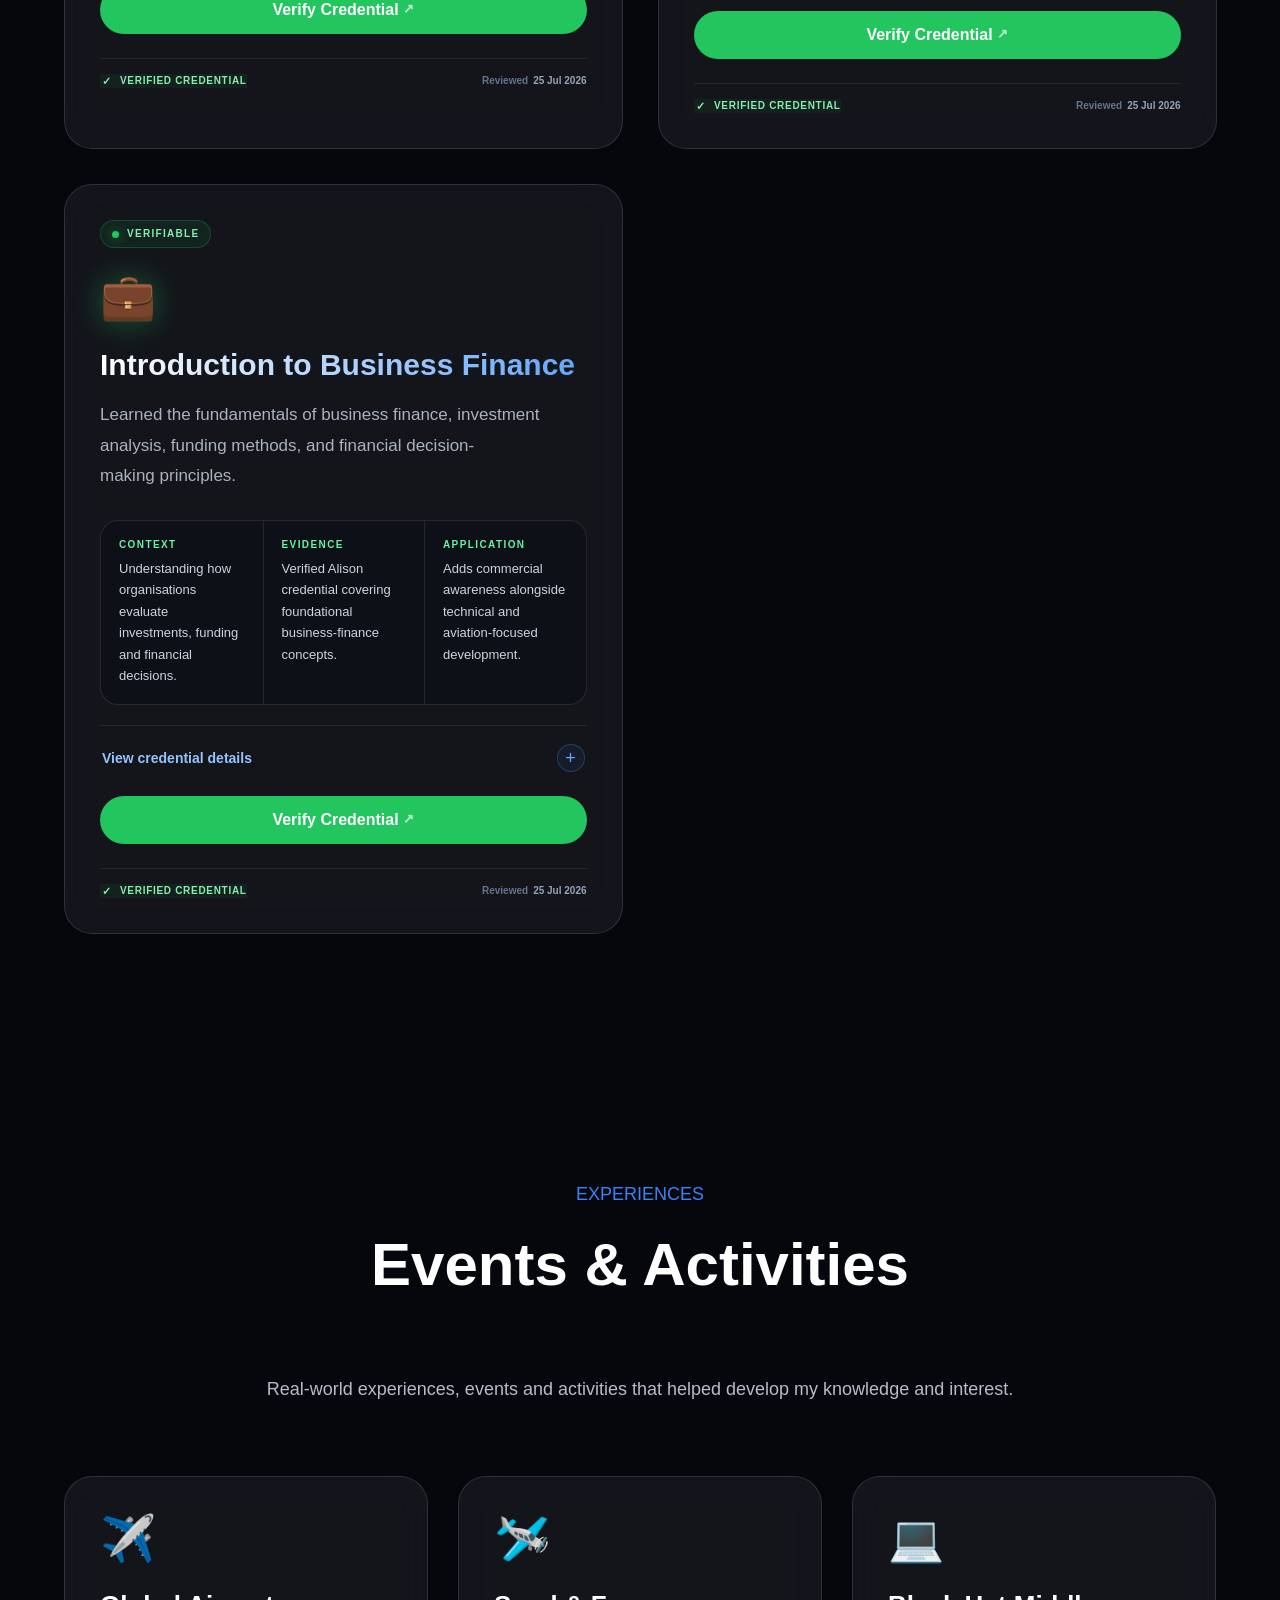
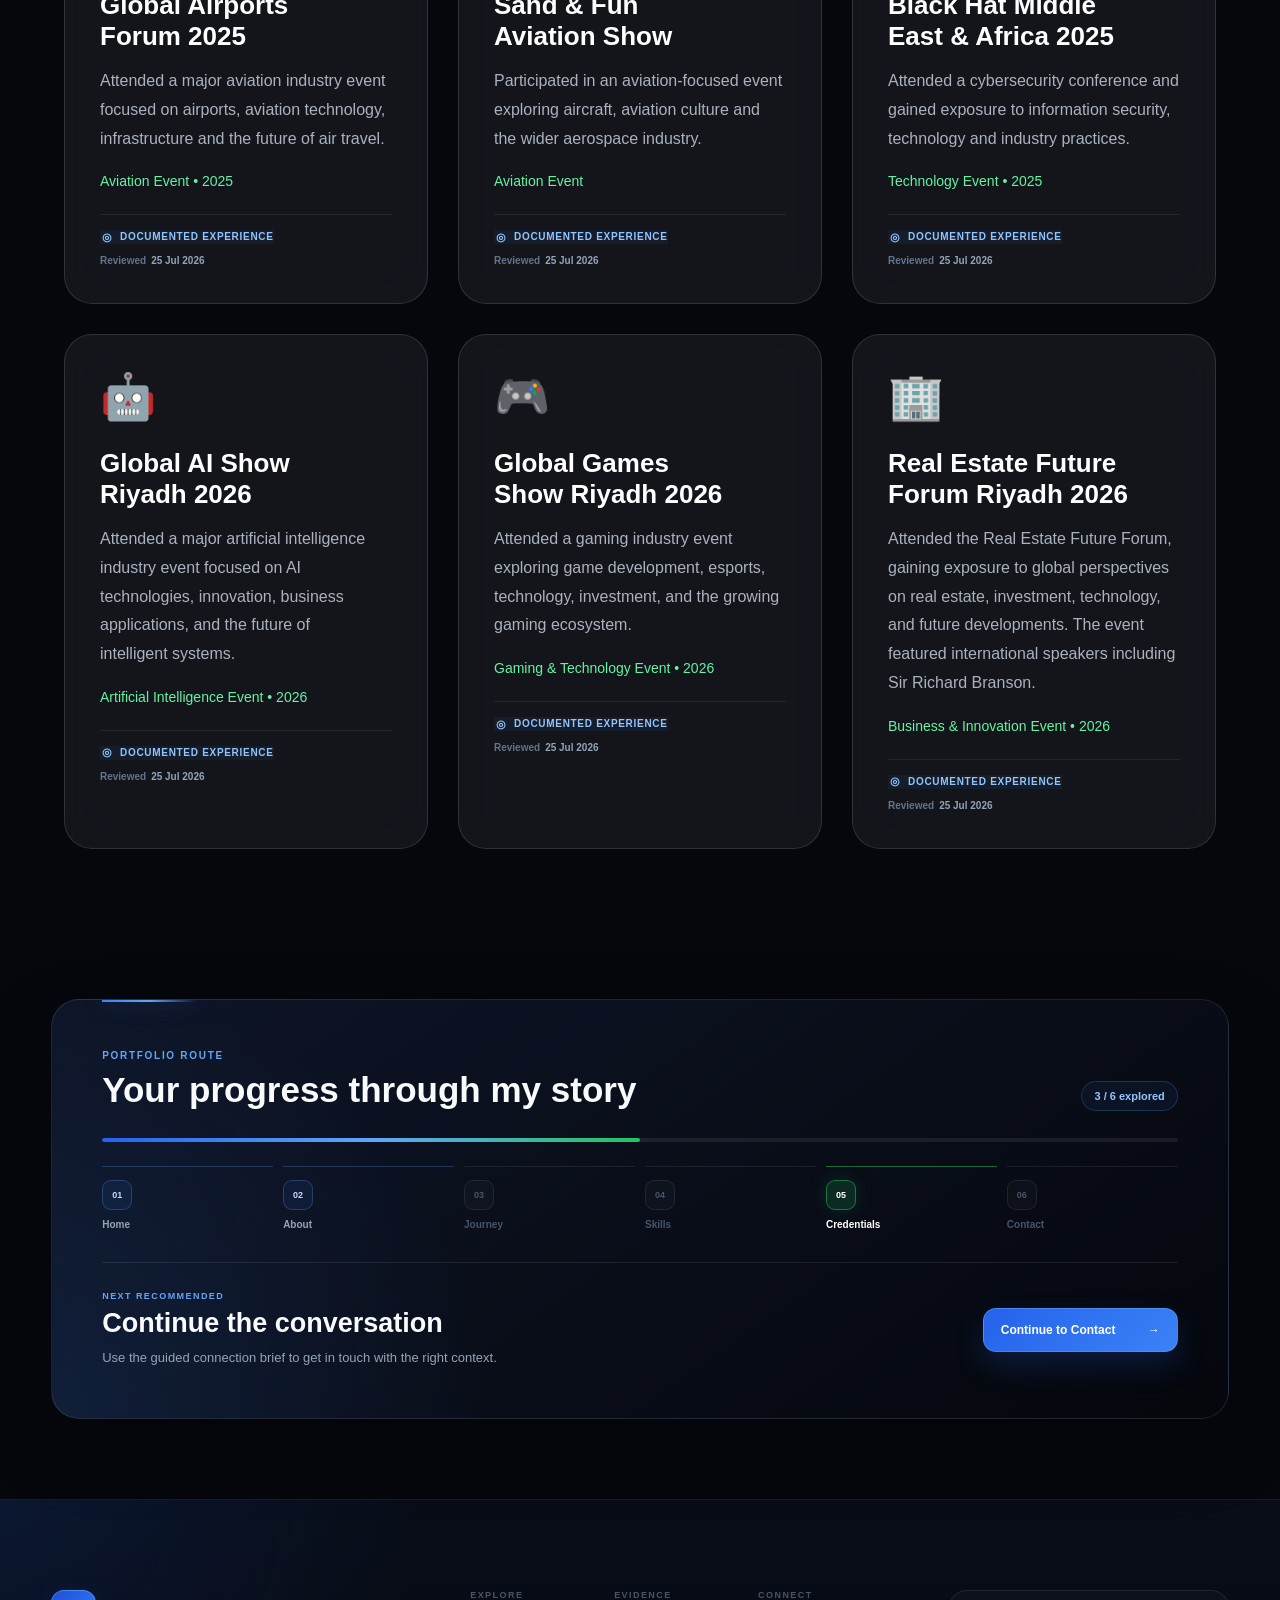
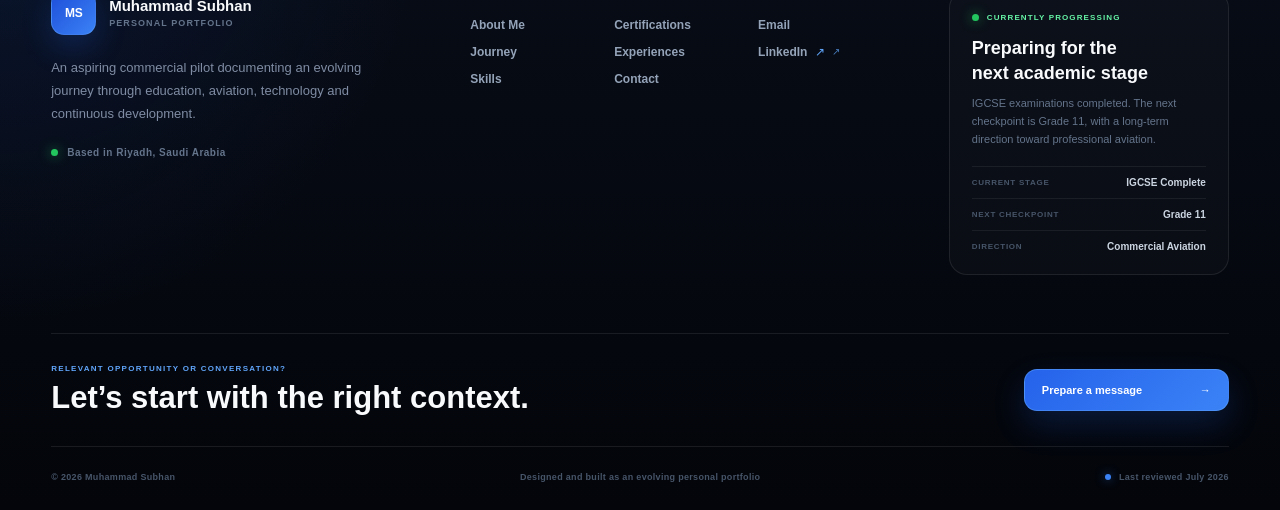
<file: certification.html>
<!DOCTYPE html>
<html lang="en">

<head>

<meta charset="UTF-8">
<meta name="viewport" content="width=device-width, initial-scale=1.0">

<script>
    try {
        if (sessionStorage.getItem("msa-welcome-seen") === "true") {
            document.documentElement.classList.add("welcome-already-seen");
        }
    } catch (error) {
        /* Continue normally if storage is unavailable. */
    }
</script>


<title>Certifications | Muhammad Subhan</title>

<link rel="stylesheet" href="css/style.css">
<link rel="stylesheet" href="css/certification.css">

</head>


<body>

    <nav
    class="section-constellation"
    id="sectionConstellation"
    aria-label="Page sections"
    style="
        position: fixed !important;
        left: auto !important;
        right: 32px !important;
        top: 50% !important;
        width: 12px !important;
        min-width: 12px !important;
        max-width: 12px !important;
        padding: 0 !important;
        margin: 0 !important;
        transform: translateY(-50%) !important;
    "
></nav>

<!-- =========================================
     FIRST-VISIT CINEMATIC WELCOME
========================================== -->
<section
    class="cinematic-welcome"
    id="cinematicWelcome"
    aria-label="Welcome introduction"
>
    <div
        class="cinematic-welcome__atmosphere"
        aria-hidden="true"
    >
        <div class="cinematic-welcome__glow"></div>
        <div class="cinematic-welcome__grid"></div>
        <div class="cinematic-welcome__grain"></div>

        <span class="cinematic-welcome__flight-line"></span>
        <span class="cinematic-welcome__flight-dot"></span>
    </div>

    <button
        class="cinematic-welcome__skip"
        id="cinematicWelcomeSkip"
        type="button"
        aria-label="Skip welcome introduction"
    >
        Skip intro
    </button>

    <div
    class="cinematic-welcome__atmosphere"
    aria-hidden="true"
>
    <div class="cinematic-welcome__glow"></div>
    <div class="cinematic-welcome__grid"></div>
    <div class="cinematic-welcome__grain"></div>

    <span class="cinematic-welcome__flight-line"></span>
    <span class="cinematic-welcome__flight-dot"></span>
</div>

<button
    class="cinematic-welcome__skip"
    id="cinematicWelcomeSkip"
    type="button"
    aria-label="Skip welcome introduction"
    onclick="
        const welcome = this.closest('.cinematic-welcome');
        welcome.classList.add('is-leaving');
        sessionStorage.setItem('msa-welcome-seen', 'true');
        document.body.classList.remove('cinematic-welcome-active');

        setTimeout(() => {
            document.documentElement.classList.add('welcome-already-seen');
            welcome.remove();
        }, 1400);
    "
>
    Skip intro
</button>

<div class="cinematic-welcome__content">

    <div class="cinematic-welcome__content">

        <p class="cinematic-welcome__opening">
            Every journey begins long before takeoff.
        </p>

        <div class="cinematic-welcome__identity">

            <p class="cinematic-welcome__eyebrow">
                THE JOURNEY OF
            </p>

            <h1>
                <span>Muhammad</span>
                <span>Subhan</span>
            </h1>

        </div>

        <p class="cinematic-welcome__fields">
            Aviation
            <span aria-hidden="true">•</span>
            Technology
            <span aria-hidden="true">•</span>
            Purpose
        </p>

        <p class="cinematic-welcome__closing">
            This is the story of where I am going.
        </p>

    </div>

    <div
        class="cinematic-welcome__exit"
        aria-hidden="true"
    ></div>
</section>

    <div class="custom-cursor"></div>
    <div class="custom-cursor-dot"></div>


    <div class="page-transition">
        <div class="page-loading-bar"></div>
    </div>

    <div class="page-scroll-progress" aria-hidden="true">
        <div class="page-scroll-progress-fill"></div>
    </div>

<nav>

<div class="logo">
Muhammad Subhan
</div>

<button
    class="menu-toggle"
    type="button"
    aria-label="Open navigation menu"
    aria-expanded="false"
    aria-controls="primary-navigation"
>
    <span aria-hidden="true">☰</span>
</button>

<ul class="nav-links" id="primary-navigation">

    <li><a href="index.html">Home</a></li>
    
    <li><a href="about.html">About Me</a></li>
    
    <li><a href="timeline.html">Journey</a></li>
    
    <li><a href="skills.html">Skills</a></li>
    
    <li><a href="certification.html">Certifications</a></li>
    
    <li><a href="contact.html">Contact</a></li>

</ul>

</nav>




<section class="cert-hero">



<p class="tag">
ACHIEVEMENTS
</p>


<h1>
Certifications & Professional Experiences
</h1>


<p>
A collection of certificates, events and experiences gained throughout my academic and personal journey.
</p>

</section>

<div class="cert-focus">

    <span>✈️ Aviation Focus</span>

    <p>
        Specialized learning in aviation operations, aircraft design,
        and airline crew management.
    </p>

</div>


<!-- =========================================
     EVIDENCE CONSTELLATION
========================================== -->
<section
    class="evidence-constellation"
    aria-labelledby="evidenceConstellationTitle"
>

    <div class="evidence-constellation-header">

        <div>

            <p class="evidence-constellation-eyebrow">
                CONNECTED DEVELOPMENT
            </p>

            <h2 id="evidenceConstellationTitle">
                Evidence Constellation
            </h2>

            <p>
                Courses and professional experiences rarely develop
                only one capability. Explore how each evidence point
                connects aviation, technology and business.
            </p>

        </div>


        <div
            class="evidence-domain-controls"
            role="group"
            aria-label="Filter evidence by domain"
        >

            <button
                type="button"
                data-evidence-filter="all"
                aria-pressed="true"
            >
                All evidence
            </button>

            <button
                type="button"
                data-evidence-filter="aviation"
                aria-pressed="false"
            >
                Aviation
            </button>

            <button
                type="button"
                data-evidence-filter="technology"
                aria-pressed="false"
            >
                Technology
            </button>

            <button
                type="button"
                data-evidence-filter="business"
                aria-pressed="false"
            >
                Business
            </button>

        </div>

    </div>


    <div class="evidence-constellation-layout">

        <!-- VISUAL CONSTELLATION -->

        <div class="evidence-constellation-field">

            <div
                class="evidence-constellation-hub"
                aria-hidden="true"
            >

                <span>
                    EVIDENCE
                </span>

                <strong>
                    11
                </strong>

                <small>
                    CONNECTED POINTS
                </small>

            </div>


            <button
                type="button"
                class="evidence-node"
                style="--node-x: 17%; --node-y: 22%;"
                data-evidence-domain="aviation"
                data-evidence-type="Verified Course"
                data-evidence-title="Crew Management in Multi-Pilot Aircraft"
                data-evidence-summary="Developed awareness of crew resource management, multi-crew coordination and operational risk management."
                aria-label="Crew Management in Multi-Pilot Aircraft"
            >
                CRM
            </button>


            <button
                type="button"
                class="evidence-node"
                style="--node-x: 36%; --node-y: 13%;"
                data-evidence-domain="aviation business"
                data-evidence-type="Verified Course"
                data-evidence-title="Basics of Aviation Management"
                data-evidence-summary="Connected airport operations, safety, management and wider aviation-industry responsibilities."
                aria-label="Basics of Aviation Management"
            >
                AVM
            </button>


            <button
                type="button"
                class="evidence-node"
                style="--node-x: 58%; --node-y: 20%;"
                data-evidence-domain="aviation technology"
                data-evidence-type="Verified Course"
                data-evidence-title="Introduction to Aircraft Design"
                data-evidence-summary="Introduced engineering principles, aircraft configuration, components and airworthiness considerations."
                aria-label="Introduction to Aircraft Design"
            >
                ACD
            </button>


            <button
                type="button"
                class="evidence-node"
                style="--node-x: 79%; --node-y: 15%;"
                data-evidence-domain="aviation business technology"
                data-evidence-type="Industry Event"
                data-evidence-title="Global Airports Forum 2025"
                data-evidence-summary="Provided exposure to airport infrastructure, aviation technology and the commercial future of air travel."
                aria-label="Global Airports Forum 2025"
            >
                GAF
            </button>


            <button
                type="button"
                class="evidence-node"
                style="--node-x: 88%; --node-y: 39%;"
                data-evidence-domain="aviation"
                data-evidence-type="Aviation Event"
                data-evidence-title="Sand & Fun Aviation Show"
                data-evidence-summary="Expanded practical exposure to aircraft, aviation culture and the wider aerospace community."
                aria-label="Sand and Fun Aviation Show"
            >
                S&amp;F
            </button>


            <button
                type="button"
                class="evidence-node"
                style="--node-x: 82%; --node-y: 69%;"
                data-evidence-domain="technology"
                data-evidence-type="Technology Event"
                data-evidence-title="Black Hat Middle East & Africa 2025"
                data-evidence-summary="Built awareness of cybersecurity, information security and professional technology practices."
                aria-label="Black Hat Middle East and Africa 2025"
            >
                BH
            </button>


            <button
                type="button"
                class="evidence-node"
                style="--node-x: 63%; --node-y: 84%;"
                data-evidence-domain="technology business"
                data-evidence-type="Technology Event"
                data-evidence-title="Global AI Show Riyadh 2026"
                data-evidence-summary="Provided exposure to artificial intelligence, innovation, business applications and intelligent systems."
                aria-label="Global AI Show Riyadh 2026"
            >
                AI
            </button>


            <button
                type="button"
                class="evidence-node"
                style="--node-x: 41%; --node-y: 87%;"
                data-evidence-domain="technology business"
                data-evidence-type="Technology Event"
                data-evidence-title="Global Games Show Riyadh 2026"
                data-evidence-summary="Explored game development, esports, technology, investment and the expanding gaming ecosystem."
                aria-label="Global Games Show Riyadh 2026"
            >
                GS
            </button>


            <button
                type="button"
                class="evidence-node"
                style="--node-x: 20%; --node-y: 80%;"
                data-evidence-domain="business"
                data-evidence-type="Verified Diploma"
                data-evidence-title="Diploma in Business Administration"
                data-evidence-summary="Developed foundational understanding of administration, organisations, operations and customer service."
                aria-label="Diploma in Business Administration"
            >
                DBA
            </button>


            <button
                type="button"
                class="evidence-node"
                style="--node-x: 9%; --node-y: 58%;"
                data-evidence-domain="business"
                data-evidence-type="Verified Course"
                data-evidence-title="Introduction to Business Finance"
                data-evidence-summary="Introduced funding, investment analysis and the principles behind commercial financial decisions."
                aria-label="Introduction to Business Finance"
            >
                FIN
            </button>


            <button
                type="button"
                class="evidence-node"
                style="--node-x: 31%; --node-y: 56%;"
                data-evidence-domain="business technology"
                data-evidence-type="Industry Event"
                data-evidence-title="Real Estate Future Forum Riyadh 2026"
                data-evidence-summary="Provided exposure to international perspectives on investment, development and technology-led industries."
                aria-label="Real Estate Future Forum Riyadh 2026"
            >
                RE
            </button>

        </div>


        <!-- SELECTED EVIDENCE PANEL -->

        <article
            class="evidence-insight-panel"
            aria-live="polite"
        >

            <div class="evidence-insight-top">

                <span>
                    SELECTED EVIDENCE
                </span>

                <strong id="evidenceInsightCount">
                    11 / 11
                </strong>

            </div>


            <p id="evidenceInsightType">
                Complete evidence map
            </p>


            <h3 id="evidenceInsightTitle">
                Connected learning and experience
            </h3>


            <p id="evidenceInsightSummary">
                Select a point in the constellation or filter by
                domain to explore how individual experiences
                contribute to my wider development.
            </p>


            <div class="evidence-insight-domains">

                <span data-insight-domain="aviation">
                    Aviation
                </span>

                <span data-insight-domain="technology">
                    Technology
                </span>

                <span data-insight-domain="business">
                    Business
                </span>

            </div>


            <div class="evidence-insight-key">

                <p>
                    NODE KEY
                </p>

                <dl>

                    <div>
                        <dt>CRM</dt>
                        <dd>Crew management</dd>
                    </div>

                    <div>
                        <dt>AVM</dt>
                        <dd>Aviation management</dd>
                    </div>

                    <div>
                        <dt>ACD</dt>
                        <dd>Aircraft design</dd>
                    </div>

                    <div>
                        <dt>GAF</dt>
                        <dd>Global Airports Forum</dd>
                    </div>

                </dl>

            </div>

        </article>

    </div>

</section>


<section class="cert-grid">


    <div
    class="cert-card"
    data-msa-evidence
    data-msa-evidence-status="verified"
    data-msa-reviewed="2026-07-25"
>
    
    <div class="cert-icon">
    ✈️
    </div>
    
    
    <h2>
    Crew Management in Multi-Pilot Aircraft
    </h2>
    
    
    <p>
    Explored multi-crew operations, crew resource management, threat and error management, and the skills required to operate safely in a multi-pilot aircraft environment.
    </p>
    
    
    <div class="cert-info">
    
    <strong>Provider:</strong> Alison<br>
    
    <strong>Category:</strong> Aviation Training<br>
    
    <strong>Issued:</strong> January 2024<br>
    
    <strong>Completed:</strong> 23 January 2024<br>
    
    <strong>Credential ID:</strong> AC-5337-36834668<br>
    
    <strong>Study Time:</strong> 22h 58m
    
    </div>
    
    
    <div class="cert-buttons">
    
    <a href="https://alison.com/verify/f56cb7a1b6" target="_blank">
    Verify Credential
    </a>
    
    
    
    
    </div>
    
    
    </div>
    
    
    
    
    
    <div
    class="cert-card"
    data-msa-evidence
    data-msa-evidence-status="verified"
    data-msa-reviewed="2026-07-25"
>
    
    
    <div class="cert-icon">
    🛫
    </div>
    
    
    <h2>
    Basics of Aviation Management
    </h2>
    
    
    <p>
    Learned about aviation operations, airport security, risk management, industry trends, and the responsibilities involved in aviation management.
    </p>
    
    
    <div class="cert-info">
    
    <strong>Provider:</strong> Alison<br>
    
    <strong>Category:</strong> Aviation Management<br>
    
    <strong>Issued:</strong> March 2024<br>
    
    <strong>Completed:</strong> 10 March 2024<br>
    
    <strong>Credential ID:</strong> 6052-36834668<br>
    
    <strong>Study Time:</strong> 24h 28m
    
    </div>
    
    
    <div class="cert-buttons">
    
    
    <a href="https://alison.com/verify/cc4ec37d25" target="_blank">
    Verify Credential
    </a>
    
    

    
    
    </div>
    
    
    </div>
    
    <div
    class="cert-card"
    data-msa-evidence
    data-msa-evidence-status="verified"
    data-msa-reviewed="2026-07-25"
>


        <div class="cert-icon">
        🛩️
        </div>
        
        
        <h2>
        Introduction to Aircraft Design
        </h2>
        
        
        <p>
        Studied the fundamentals of aircraft design, including aerospace engineering principles, aircraft configuration, aircraft components, and airworthiness considerations.
        </p>
        
        
        <div class="cert-info">
        
        <strong>Provider:</strong> Alison<br>
        
        <strong>Category:</strong> Aerospace Engineering<br>
        
        <strong>Issued:</strong> May 2025<br>
        
        <strong>Completed:</strong> 15 May 2025<br>
        
        <strong>Credential ID:</strong> 3071-36834668<br>
        
        <strong>Study Time:</strong> 32 minutes
        
        </div>
        
        
        <div class="cert-buttons">
        
        
        <a href="https://alison.com/verify/f1e8c7db59" target="_blank">
        Verify Credential
        </a>
        
        

        
        
        </div>
        
        
        </div>
        
        
        
        
        
        <div
    class="cert-card"
    data-msa-evidence
    data-msa-evidence-status="verified"
    data-msa-reviewed="2026-07-25"
>
        
        
        <div class="cert-icon">
        📊
        </div>
        
        
        <h2>
        Diploma in Business Administration
        </h2>
        
        
        <p>
        Learned about business operations, administrative processes, organisational functions, and customer service fundamentals.
        </p>
        
        
        <div class="cert-info">
        
        <strong>Provider:</strong> Alison<br>
        
        <strong>Category:</strong> Business Administration<br>
        
        <strong>Issued:</strong> December 2024<br>
        
        <strong>Completed:</strong> 4 December 2024<br>
        
        <strong>Credential ID:</strong> 3038-36834668<br>
        
        <strong>Study Time:</strong> 8h 21m
        
        </div>
        
        
        <div class="cert-buttons">
        
        
        <a href="https://alison.com/verify/658694076c" target="_blank">
        Verify Credential
        </a>
        
        

        
        
        </div>
        
        
        </div>
        
        
        
        
        
        <div
    class="cert-card"
    data-msa-evidence
    data-msa-evidence-status="verified"
    data-msa-reviewed="2026-07-25"
>
        
        
        <div class="cert-icon">
        💼
        </div>
        
        
        <h2>
        Introduction to Business Finance
        </h2>
        
        
        <p>
        Learned the fundamentals of business finance, investment analysis, funding methods, and financial decision-making principles.
        </p>
        
        
        <div class="cert-info">
        
        <strong>Provider:</strong> Alison<br>
        
        <strong>Category:</strong> Finance<br>
        
        <strong>Issued:</strong> October 2025<br>
        
        <strong>Completed:</strong> 20 October 2025<br>
        
        <strong>Credential ID:</strong> 3998-36834668<br>
        
        <strong>Study Time:</strong> 1h 13m
        
        </div>
        
        
        <div class="cert-buttons">
        
        
        <a href="https://alison.com/verify/640283d4a4" target="_blank">
        Verify Credential
        </a>
        
        

        
        
        </div>
        
        
        </div>
    
    </section>

    <section
    class="experience-section"
    id="experiences"
    data-msa-share
>

        <div class="experience-title">
    
            <p class="tag">
            EXPERIENCES
            </p>
    
            <h1>
            Events & Activities
            </h1>
    
            <p>
            Real-world experiences, events and activities that helped develop my knowledge and interest.
            </p>
    
        </div>
    
    
    
        <div class="experience-grid">
    
    
            <div
    class="experience-card"
    data-msa-evidence
    data-msa-evidence-status="documented"
    data-msa-reviewed="2026-07-25"
>
    
                <div class="experience-icon">
                ✈️
                </div>
    
    
                <h2>
                Global Airports Forum 2025
                </h2>
    
    
                <p>
                Attended a major aviation industry event focused on airports,
                aviation technology, infrastructure and the future of air travel.
                </p>
    
    
                <span>
                Aviation Event • 2025
                </span>
    
    
            </div>
    
    
    
    
            <div
    class="experience-card"
    data-msa-evidence
    data-msa-evidence-status="documented"
    data-msa-reviewed="2026-07-25"
>
    
                <div class="experience-icon">
                🛩️
                </div>
    
    
                <h2>
                Sand & Fun Aviation Show
                </h2>
    
    
                <p>
                Participated in an aviation-focused event exploring aircraft,
                aviation culture and the wider aerospace industry.
                </p>
    
    
                <span>
                Aviation Event
                </span>
    
    
            </div>
    
    
    
    
            <div
    class="experience-card"
    data-msa-evidence
    data-msa-evidence-status="documented"
    data-msa-reviewed="2026-07-25"
>
    
                <div class="experience-icon">
                💻
                </div>
    
    
                <h2>
                Black Hat Middle East & Africa 2025
                </h2>
    
    
                <p>
                Attended a cybersecurity conference and gained exposure to
                information security, technology and industry practices.
                </p>
    
    
                <span>
                Technology Event • 2025
                </span>
    
    
            </div>

            <div
    class="experience-card"
    data-msa-evidence
    data-msa-evidence-status="documented"
    data-msa-reviewed="2026-07-25"
>

                <div class="experience-icon">
                🤖
                </div>
            
            
                <h2>
                Global AI Show Riyadh 2026
                </h2>
            
            
                <p>
                Attended a major artificial intelligence industry event focused on
                AI technologies, innovation, business applications, and the future
                of intelligent systems.
                </p>
            
            
                <span>
                Artificial Intelligence Event • 2026
                </span>
            
            
            </div>
            
            
            
            
            
            <div
    class="experience-card"
    data-msa-evidence
    data-msa-evidence-status="documented"
    data-msa-reviewed="2026-07-25"
>
            
                <div class="experience-icon">
                🎮
                </div>
            
            
                <h2>
                Global Games Show Riyadh 2026
                </h2>
            
            
                <p>
                Attended a gaming industry event exploring game development,
                esports, technology, investment, and the growing gaming ecosystem.
                </p>
            
            
                <span>
                Gaming & Technology Event • 2026
                </span>
            
            
            </div>

            <div
    class="experience-card"
    data-msa-evidence
    data-msa-evidence-status="documented"
    data-msa-reviewed="2026-07-25"
>

                <div class="experience-icon">
                🏢
                </div>
            
            
                <h2>
                Real Estate Future Forum Riyadh 2026
                </h2>
            
            
                <p>
                Attended the Real Estate Future Forum, gaining exposure to global
                perspectives on real estate, investment, technology, and future
                developments. The event featured international speakers including
                Sir Richard Branson.
                </p>
            
            
                <span>
                Business & Innovation Event • 2026
                </span>
            
            
            </div>
    
    
        </div>
    
    
    </section>
    

    <div class="command-palette">

        <div class="command-box">
    
            <input
                type="text"
                id="commandInput"
                placeholder="Search pages... (Ctrl + K)"
                autocomplete="off"
            >
    
            <div class="command-results">
    
                <a href="index.html">🏠 Home</a>
                <a href="about.html">👤 About Me</a>
                <a href="timeline.html">🛫 Journey</a>
                <a href="skills.html">💡 Skills</a>
                <a href="certifications.html">🏆 Certifications</a>
                <a href="contact.html">✉️ Contact</a>
    
            </div>
    
        </div>
    
    </div>

    <button
    class="back-to-top progress-return"
    type="button"
    aria-label="Back to top — 0% through page"
    data-progress-return
>
    <svg
        class="progress-return__ring"
        viewBox="0 0 48 48"
        aria-hidden="true"
    >
        <circle
            class="progress-return__track"
            cx="24"
            cy="24"
            r="21"
        ></circle>

        <circle
            class="progress-return__value"
            cx="24"
            cy="24"
            r="21"
        ></circle>
    </svg>

    <span class="progress-return__arrow" aria-hidden="true">
        ↑
    </span>

    <span class="progress-return__percentage" aria-hidden="true">
        0%
    </span>
</button>

    <script src="js/script.js"></script>
    <script src="js/certification.js"></script>
    <script src="js/evidence-constellation.js"></script>
    <script src="js/scroll-return.js"></script>


<!-- =========================================
     PROFESSIONAL SITE FOOTER
========================================== -->
<footer class="site-footer">

    <div class="site-footer-inner">

        <!-- PRIMARY FOOTER INFORMATION -->

        <div class="site-footer-main">

            <div class="site-footer-brand">

                <a
                    href="index.html"
                    class="site-footer-identity"
                    aria-label="Muhammad Subhan homepage"
                >

                    <span class="site-footer-monogram">
                        MS
                    </span>


                    <span>

                        <strong>
                            Muhammad Subhan
                        </strong>

                        <small>
                            Personal Portfolio
                        </small>

                    </span>

                </a>


                <p>
                    An aspiring commercial pilot documenting an
                    evolving journey through education, aviation,
                    technology and continuous development.
                </p>


                <div class="site-footer-location">

                    <span aria-hidden="true"></span>

                    Based in Riyadh, Saudi Arabia

                </div>

            </div>


            <!-- FOOTER NAVIGATION -->

            <nav
                class="site-footer-navigation"
                aria-label="Footer navigation"
            >

                <div>

                    <p>
                        EXPLORE
                    </p>

                    <a href="about.html">
                        About Me
                    </a>

                    <a href="timeline.html">
                        Journey
                    </a>

                    <a href="skills.html">
                        Skills
                    </a>

                </div>


                <div>

                    <p>
                        EVIDENCE
                    </p>

                    <a href="certification.html">
                        Certifications
                    </a>

                    <a href="certification.html#experiences">
                        Experiences
                    </a>

                    <a href="contact.html">
                        Contact
                    </a>

                </div>


                <div>

                    <p>
                        CONNECT
                    </p>

                    <a href="mailto:subhan.ahmadbaqa@gmail.com">
                        Email
                    </a>

                    <a
                        href="https://www.linkedin.com/in/ms910"
                        target="_blank"
                        rel="noopener noreferrer"
                    >
                        LinkedIn

                        <span aria-hidden="true">
                            ↗
                        </span>

                    </a>

                </div>

            </nav>


            <!-- CURRENT STATUS -->

            <aside
                class="site-footer-status"
                aria-label="Current portfolio status"
            >

                <div class="site-footer-status-heading">

                    <span aria-hidden="true"></span>

                    CURRENTLY PROGRESSING

                </div>


                <h2>
                    Preparing for the next academic stage
                </h2>


                <p>
                    IGCSE examinations completed. The next checkpoint
                    is Grade 11, with a long-term direction toward
                    professional aviation.
                </p>


                <dl>

                    <div>

                        <dt>
                            Current stage
                        </dt>

                        <dd>
                            IGCSE Complete
                        </dd>

                    </div>


                    <div>

                        <dt>
                            Next checkpoint
                        </dt>

                        <dd>
                            Grade 11
                        </dd>

                    </div>


                    <div>

                        <dt>
                            Direction
                        </dt>

                        <dd>
                            Commercial Aviation
                        </dd>

                    </div>

                </dl>

            </aside>

        </div>


        <!-- CONTACT HANDOFF -->

        <div class="site-footer-handoff">

            <div>

                <p>
                    RELEVANT OPPORTUNITY OR CONVERSATION?
                </p>

                <h2>
                    Let’s start with the right context.
                </h2>

            </div>


            <a href="contact.html">

                <span>
                    Prepare a message
                </span>

                <span aria-hidden="true">
                    →
                </span>

            </a>

        </div>


        <!-- LEGAL / META ROW -->

        <div class="site-footer-bottom">

            <p>
                © 2026 Muhammad Subhan
            </p>


            <p>
                Designed and built as an evolving personal portfolio
            </p>


            <p>

                <span aria-hidden="true"></span>

                Last reviewed July 2026

            </p>

        </div>

    </div>

</footer>

<!-- Connection Status Indicator -->
<div
    class="connection-status"
    id="connectionStatus"
    role="status"
    aria-live="polite"
    aria-hidden="true"
>
    <span
        class="connection-status__dot"
        aria-hidden="true"
    ></span>

    <span id="connectionStatusText">
        Connection lost
    </span>
</div>

</body>

</html>
</file>
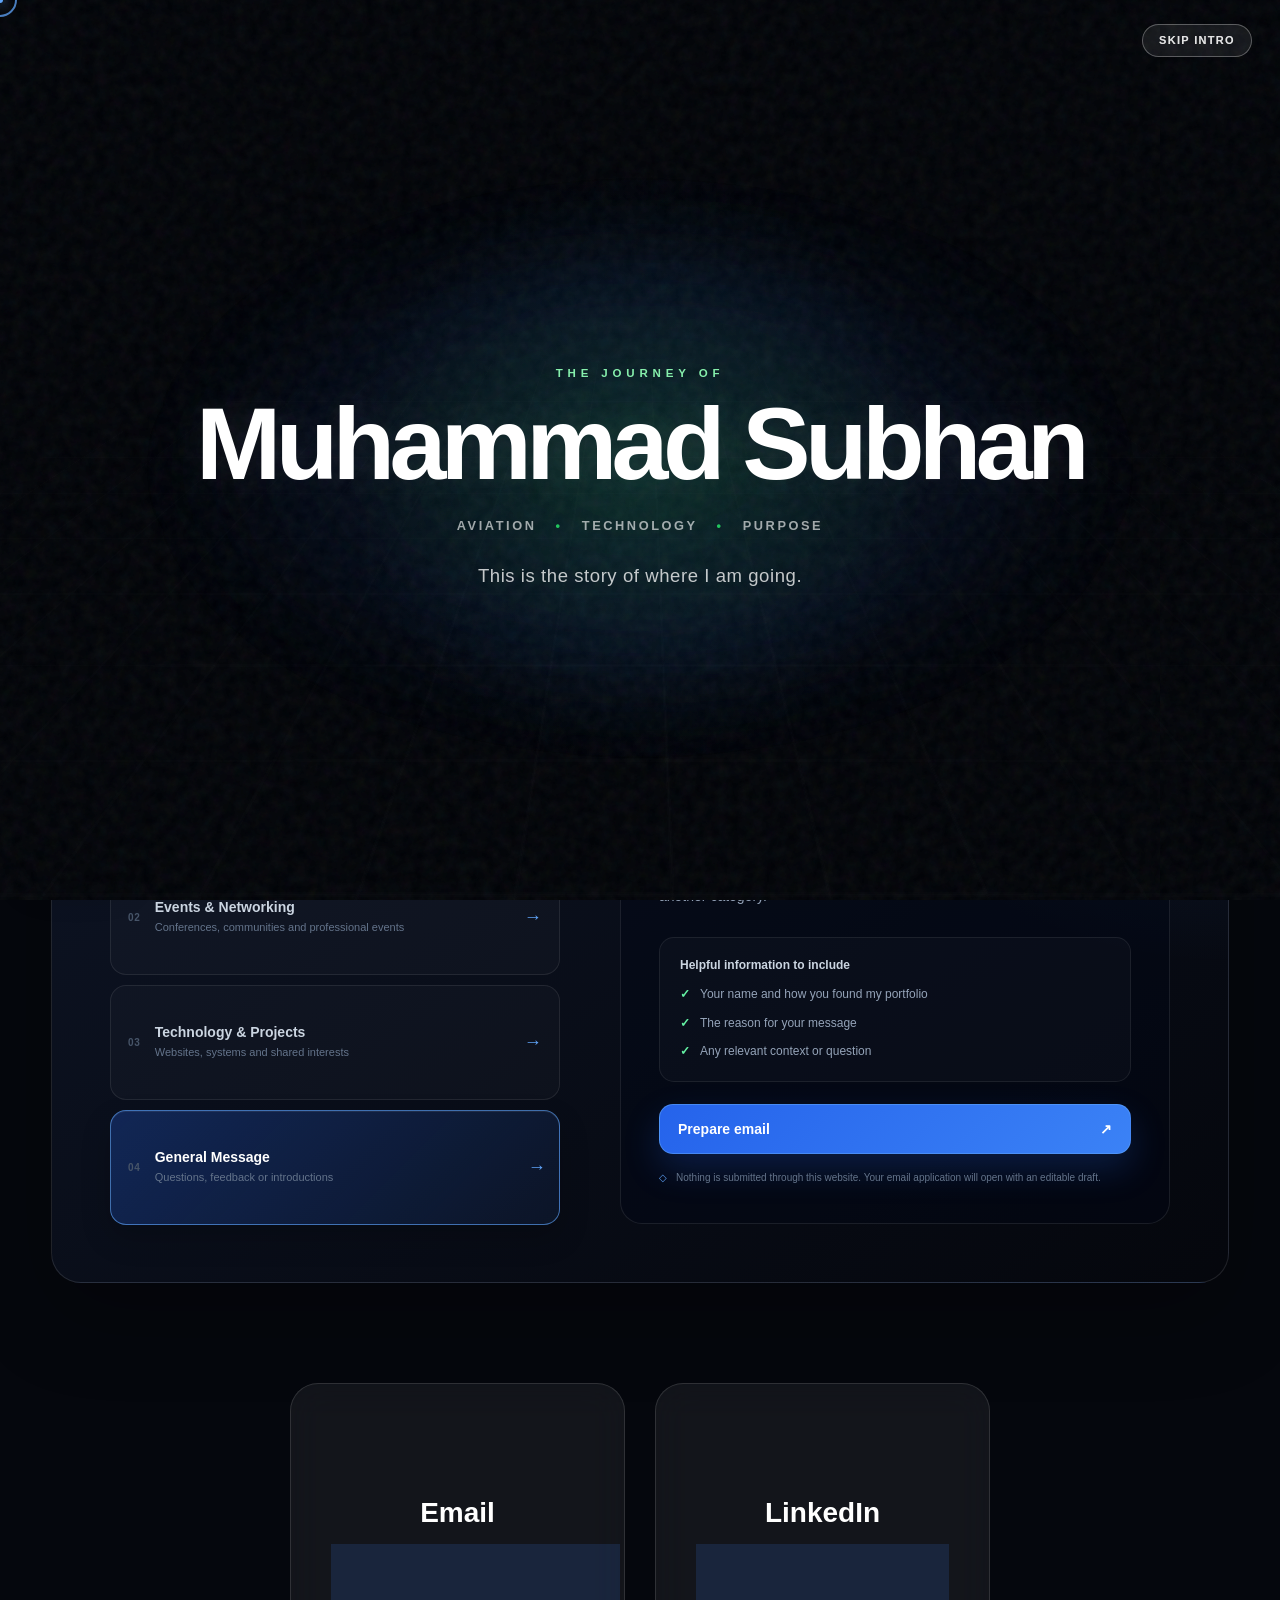
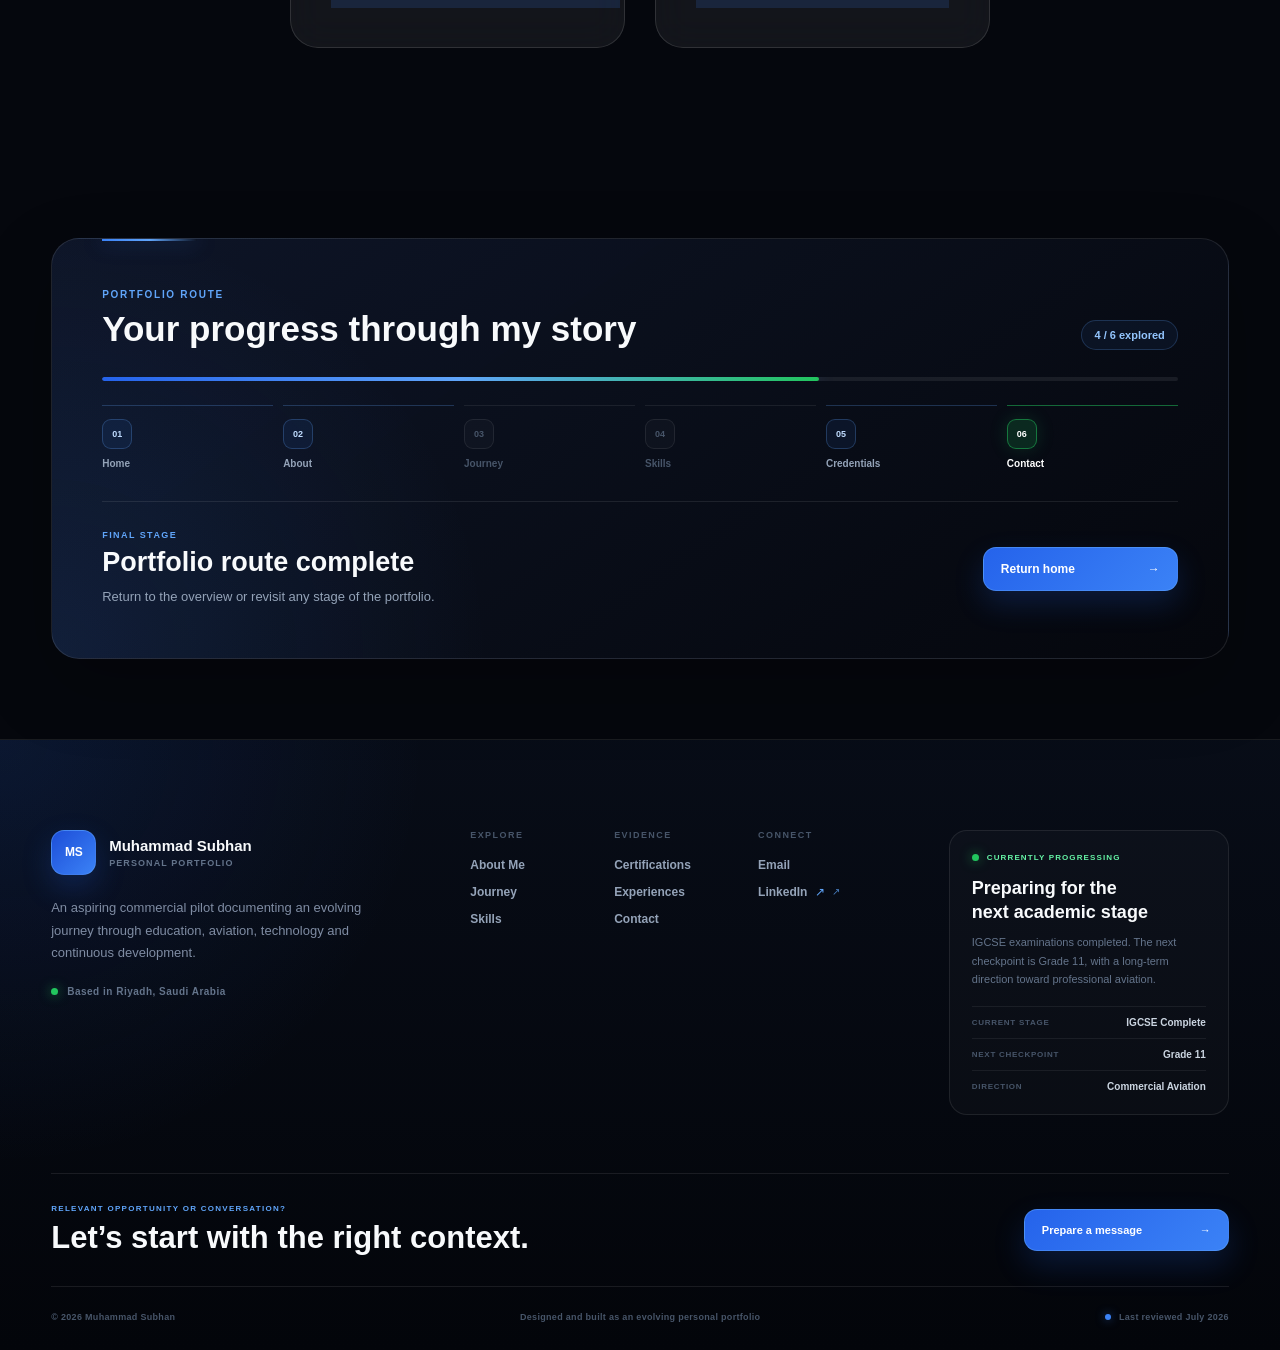
<file: contact.html>
<!DOCTYPE html>
<html lang="en">

<head>

<meta charset="UTF-8">
<meta name="viewport" content="width=device-width, initial-scale=1.0">

<script>
    try {
        if (sessionStorage.getItem("msa-welcome-seen") === "true") {
            document.documentElement.classList.add("welcome-already-seen");
        }
    } catch (error) {
        /* Continue normally if storage is unavailable. */
    }
</script>

<title>Contact | Muhammad Subhan</title>

<link rel="stylesheet" href="css/style.css">

</head>


<body>

    <nav
    class="section-constellation"
    id="sectionConstellation"
    aria-label="Page sections"
    style="
        position: fixed !important;
        left: auto !important;
        right: 32px !important;
        top: 50% !important;
        width: 12px !important;
        min-width: 12px !important;
        max-width: 12px !important;
        padding: 0 !important;
        margin: 0 !important;
        transform: translateY(-50%) !important;
    "
></nav>

<!-- =========================================
     FIRST-VISIT CINEMATIC WELCOME
========================================== -->
<section
    class="cinematic-welcome"
    id="cinematicWelcome"
    aria-label="Welcome introduction"
>
    <div
        class="cinematic-welcome__atmosphere"
        aria-hidden="true"
    >
        <div class="cinematic-welcome__glow"></div>
        <div class="cinematic-welcome__grid"></div>
        <div class="cinematic-welcome__grain"></div>

        <span class="cinematic-welcome__flight-line"></span>
        <span class="cinematic-welcome__flight-dot"></span>
    </div>

    <button
        class="cinematic-welcome__skip"
        id="cinematicWelcomeSkip"
        type="button"
        aria-label="Skip welcome introduction"
    >
        Skip intro
    </button>

    <div
    class="cinematic-welcome__atmosphere"
    aria-hidden="true"
>
    <div class="cinematic-welcome__glow"></div>
    <div class="cinematic-welcome__grid"></div>
    <div class="cinematic-welcome__grain"></div>

    <span class="cinematic-welcome__flight-line"></span>
    <span class="cinematic-welcome__flight-dot"></span>
</div>

<button
    class="cinematic-welcome__skip"
    id="cinematicWelcomeSkip"
    type="button"
    aria-label="Skip welcome introduction"
    onclick="
        const welcome = this.closest('.cinematic-welcome');
        welcome.classList.add('is-leaving');
        sessionStorage.setItem('msa-welcome-seen', 'true');
        document.body.classList.remove('cinematic-welcome-active');

        setTimeout(() => {
            document.documentElement.classList.add('welcome-already-seen');
            welcome.remove();
        }, 1400);
    "
>
    Skip intro
</button>

<div class="cinematic-welcome__content">

    <div class="cinematic-welcome__content">

        <p class="cinematic-welcome__opening">
            Every journey begins long before takeoff.
        </p>

        <div class="cinematic-welcome__identity">

            <p class="cinematic-welcome__eyebrow">
                THE JOURNEY OF
            </p>

            <h1>
                <span>Muhammad</span>
                <span>Subhan</span>
            </h1>

        </div>

        <p class="cinematic-welcome__fields">
            Aviation
            <span aria-hidden="true">•</span>
            Technology
            <span aria-hidden="true">•</span>
            Purpose
        </p>

        <p class="cinematic-welcome__closing">
            This is the story of where I am going.
        </p>

    </div>

    <div
        class="cinematic-welcome__exit"
        aria-hidden="true"
    ></div>
</section>

    <div class="custom-cursor"></div>
    <div class="custom-cursor-dot"></div>

    <div class="page-transition">
        <div class="page-loading-bar"></div>
    </div>


    <div class="page-scroll-progress" aria-hidden="true">
        <div class="page-scroll-progress-fill"></div>
    </div>

<nav>

<div class="logo">
Muhammad Subhan
</div>

<button
    class="menu-toggle"
    type="button"
    aria-label="Open navigation menu"
    aria-expanded="false"
    aria-controls="primary-navigation"
>
    <span aria-hidden="true">☰</span>
</button>

<ul class="nav-links" id="primary-navigation">

    <li><a href="index.html">Home</a></li>
    
    <li><a href="about.html">About Me</a></li>
    
    <li><a href="timeline.html">Journey</a></li>
    
    <li><a href="skills.html">Skills</a></li>
    
    <li><a href="certification.html">Certifications</a></li>
    
    <li><a href="contact.html">Contact</a></li>

</ul>

</nav>




<section class="contact-hero">

<p class="tag">
CONTACT
</p>


<h1>
Let's Connect
</h1>


<p>
Interested in aviation, technology, and future opportunities?
Feel free to reach out.
</p>

</section>


<!-- =========================================
     CONNECTION BRIEF COMPOSER
========================================== -->
<section
    class="connection-brief"
    aria-labelledby="connectionBriefTitle"
>

    <div class="connection-brief-header">

        <p class="connection-brief-eyebrow">
            PURPOSEFUL CONNECTIONS
        </p>

        <h2 id="connectionBriefTitle">
            Start with the right context
        </h2>

        <p>
            Choose the reason you are reaching out. I’ll prepare a
            useful email structure so your message starts with the
            information that matters.
        </p>

    </div>


    <div class="connection-brief-layout">

        <div
            class="connection-topics"
            role="group"
            aria-label="Choose a reason for contacting Muhammad Subhan"
        >

            <button
                type="button"
                class="connection-topic"
                data-connection-topic="aviation"
                aria-pressed="false"
            >

                <span class="connection-topic-number">
                    01
                </span>

                <span>
                    <strong>
                        Aviation & Training
                    </strong>

                    <small>
                        Courses, pilot pathways and aviation knowledge
                    </small>
                </span>

                <span
                    class="connection-topic-arrow"
                    aria-hidden="true"
                >
                    →
                </span>

            </button>


            <button
                type="button"
                class="connection-topic"
                data-connection-topic="networking"
                aria-pressed="false"
            >

                <span class="connection-topic-number">
                    02
                </span>

                <span>
                    <strong>
                        Events & Networking
                    </strong>

                    <small>
                        Conferences, communities and professional events
                    </small>
                </span>

                <span
                    class="connection-topic-arrow"
                    aria-hidden="true"
                >
                    →
                </span>

            </button>


            <button
                type="button"
                class="connection-topic"
                data-connection-topic="technology"
                aria-pressed="false"
            >

                <span class="connection-topic-number">
                    03
                </span>

                <span>
                    <strong>
                        Technology & Projects
                    </strong>

                    <small>
                        Websites, systems and shared interests
                    </small>
                </span>

                <span
                    class="connection-topic-arrow"
                    aria-hidden="true"
                >
                    →
                </span>

            </button>


            <button
                type="button"
                class="connection-topic"
                data-connection-topic="general"
                aria-pressed="true"
            >

                <span class="connection-topic-number">
                    04
                </span>

                <span>
                    <strong>
                        General Message
                    </strong>

                    <small>
                        Questions, feedback or introductions
                    </small>
                </span>

                <span
                    class="connection-topic-arrow"
                    aria-hidden="true"
                >
                    →
                </span>

            </button>

        </div>


        <article
            class="connection-preview"
            aria-live="polite"
        >

            <div class="connection-preview-top">

                <span>
                    MESSAGE BRIEF
                </span>

                <strong id="connectionBriefNumber">
                    04
                </strong>

            </div>


            <h3 id="connectionPreviewTitle">
                General Message
            </h3>


            <p id="connectionPreviewDescription">
                For questions, feedback or a professional introduction
                that does not fit another category.
            </p>


            <div class="connection-checklist">

                <p>
                    Helpful information to include
                </p>

                <ul id="connectionChecklist">

                    <li>Your name and how you found my portfolio</li>

                    <li>The reason for your message</li>

                    <li>Any relevant context or question</li>

                </ul>

            </div>


            <a
                href="mailto:subhan.ahmadbaqa@gmail.com"
                class="connection-email-button"
                id="connectionEmailButton"
            >

                <span>
                    Prepare email
                </span>

                <span aria-hidden="true">
                    ↗
                </span>

            </a>


            <p class="connection-privacy-note">

                <span aria-hidden="true">◇</span>

                Nothing is submitted through this website. Your email
                application will open with an editable draft.

            </p>

        </article>

    </div>

</section>


<section class="contact-grid">



<div class="contact-card">

<div class="contact-icon">
✉️
</div>


<h2>
Email
</h2>


<p>
    <a href="mailto:subhan.ahmadbaqa@gmail.com">
    subhan.ahmadbaqa@gmail.com
    </a>
    </p>

</div>





<div class="contact-card">

<div class="contact-icon">
🔗
</div>


<h2>
LinkedIn
</h2>


<p>

    <a
    href="https://www.linkedin.com/in/ms910"
    target="_blank"
    rel="noopener noreferrer"
>
View my profile
</a>

</p>

</div>








</section>

<div class="command-palette">

    <div class="command-box">

        <input
            type="text"
            id="commandInput"
            placeholder="Search pages... (Ctrl + K)"
            autocomplete="off"
        >

        <div class="command-results">

            <a href="index.html">🏠 Home</a>
            <a href="about.html">👤 About Me</a>
            <a href="timeline.html">🛫 Journey</a>
            <a href="skills.html">💡 Skills</a>
            <a href="certifications.html">🏆 Certifications</a>
            <a href="contact.html">✉️ Contact</a>

        </div>

    </div>

</div>

<button
    class="back-to-top progress-return"
    type="button"
    aria-label="Back to top — 0% through page"
    data-progress-return
>
    <svg
        class="progress-return__ring"
        viewBox="0 0 48 48"
        aria-hidden="true"
    >
        <circle
            class="progress-return__track"
            cx="24"
            cy="24"
            r="21"
        ></circle>

        <circle
            class="progress-return__value"
            cx="24"
            cy="24"
            r="21"
        ></circle>
    </svg>

    <span class="progress-return__arrow" aria-hidden="true">
        ↑
    </span>

    <span class="progress-return__percentage" aria-hidden="true">
        0%
    </span>
</button>

<script src="js/script.js"></script>
<script src="js/contact.js"></script>
<script src="js/scroll-return.js"></script>


<!-- =========================================
     PROFESSIONAL SITE FOOTER
========================================== -->
<footer class="site-footer">

    <div class="site-footer-inner">

        <!-- PRIMARY FOOTER INFORMATION -->

        <div class="site-footer-main">

            <div class="site-footer-brand">

                <a
                    href="index.html"
                    class="site-footer-identity"
                    aria-label="Muhammad Subhan homepage"
                >

                    <span class="site-footer-monogram">
                        MS
                    </span>


                    <span>

                        <strong>
                            Muhammad Subhan
                        </strong>

                        <small>
                            Personal Portfolio
                        </small>

                    </span>

                </a>


                <p>
                    An aspiring commercial pilot documenting an
                    evolving journey through education, aviation,
                    technology and continuous development.
                </p>


                <div class="site-footer-location">

                    <span aria-hidden="true"></span>

                    Based in Riyadh, Saudi Arabia

                </div>

            </div>


            <!-- FOOTER NAVIGATION -->

            <nav
                class="site-footer-navigation"
                aria-label="Footer navigation"
            >

                <div>

                    <p>
                        EXPLORE
                    </p>

                    <a href="about.html">
                        About Me
                    </a>

                    <a href="timeline.html">
                        Journey
                    </a>

                    <a href="skills.html">
                        Skills
                    </a>

                </div>


                <div>

                    <p>
                        EVIDENCE
                    </p>

                    <a href="certification.html">
                        Certifications
                    </a>

                    <a href="certification.html#experiences">
                        Experiences
                    </a>

                    <a href="contact.html">
                        Contact
                    </a>

                </div>


                <div>

                    <p>
                        CONNECT
                    </p>

                    <a href="mailto:subhan.ahmadbaqa@gmail.com">
                        Email
                    </a>

                    <a
                        href="https://www.linkedin.com/in/ms910"
                        target="_blank"
                        rel="noopener noreferrer"
                    >
                        LinkedIn

                        <span aria-hidden="true">
                            ↗
                        </span>

                    </a>

                </div>

            </nav>


            <!-- CURRENT STATUS -->

            <aside
                class="site-footer-status"
                aria-label="Current portfolio status"
            >

                <div class="site-footer-status-heading">

                    <span aria-hidden="true"></span>

                    CURRENTLY PROGRESSING

                </div>


                <h2>
                    Preparing for the next academic stage
                </h2>


                <p>
                    IGCSE examinations completed. The next checkpoint
                    is Grade 11, with a long-term direction toward
                    professional aviation.
                </p>


                <dl>

                    <div>

                        <dt>
                            Current stage
                        </dt>

                        <dd>
                            IGCSE Complete
                        </dd>

                    </div>


                    <div>

                        <dt>
                            Next checkpoint
                        </dt>

                        <dd>
                            Grade 11
                        </dd>

                    </div>


                    <div>

                        <dt>
                            Direction
                        </dt>

                        <dd>
                            Commercial Aviation
                        </dd>

                    </div>

                </dl>

            </aside>

        </div>


        <!-- CONTACT HANDOFF -->

        <div class="site-footer-handoff">

            <div>

                <p>
                    RELEVANT OPPORTUNITY OR CONVERSATION?
                </p>

                <h2>
                    Let’s start with the right context.
                </h2>

            </div>


            <a href="contact.html">

                <span>
                    Prepare a message
                </span>

                <span aria-hidden="true">
                    →
                </span>

            </a>

        </div>


        <!-- LEGAL / META ROW -->

        <div class="site-footer-bottom">

            <p>
                © 2026 Muhammad Subhan
            </p>


            <p>
                Designed and built as an evolving personal portfolio
            </p>


            <p>

                <span aria-hidden="true"></span>

                Last reviewed July 2026

            </p>

        </div>

    </div>

</footer>

<!-- Connection Status Indicator -->
<div
    class="connection-status"
    id="connectionStatus"
    role="status"
    aria-live="polite"
    aria-hidden="true"
>
    <span
        class="connection-status__dot"
        aria-hidden="true"
    ></span>

    <span id="connectionStatusText">
        Connection lost
    </span>
</div>

</body>

</html>
</file>
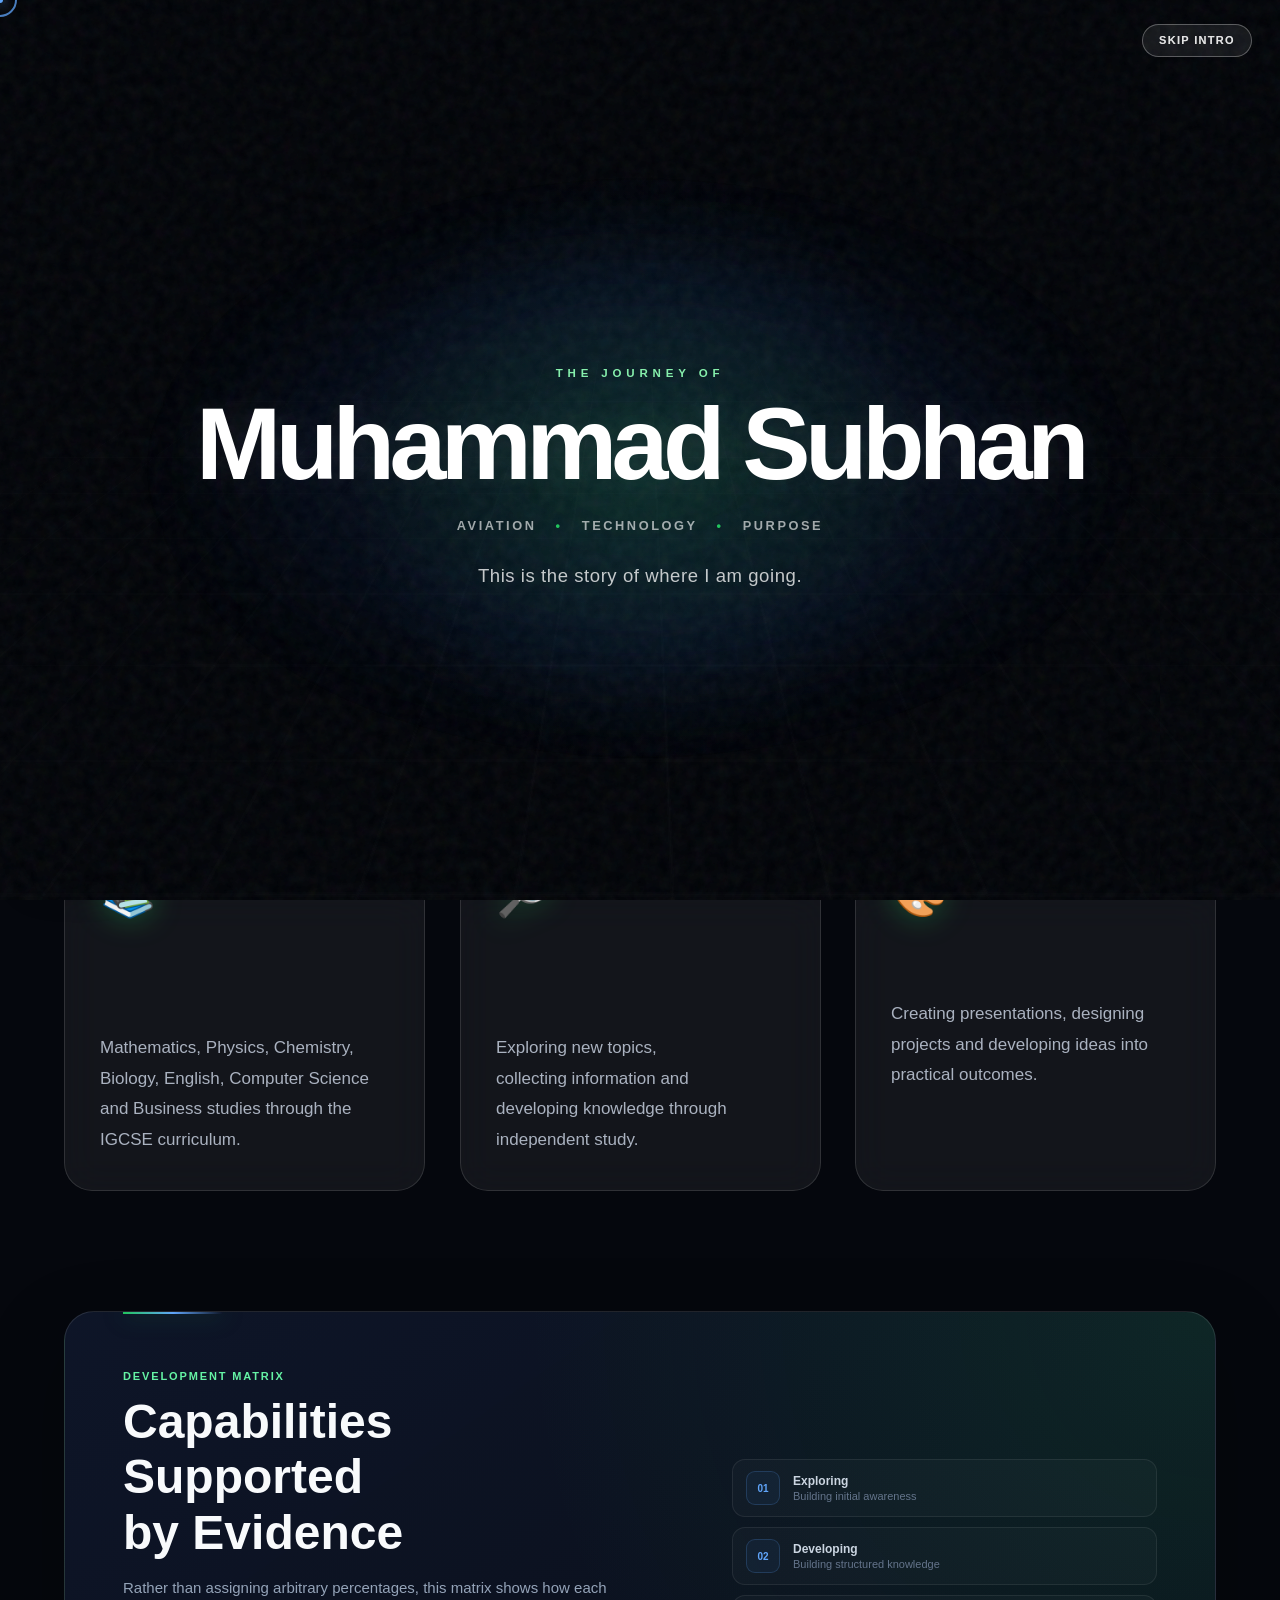
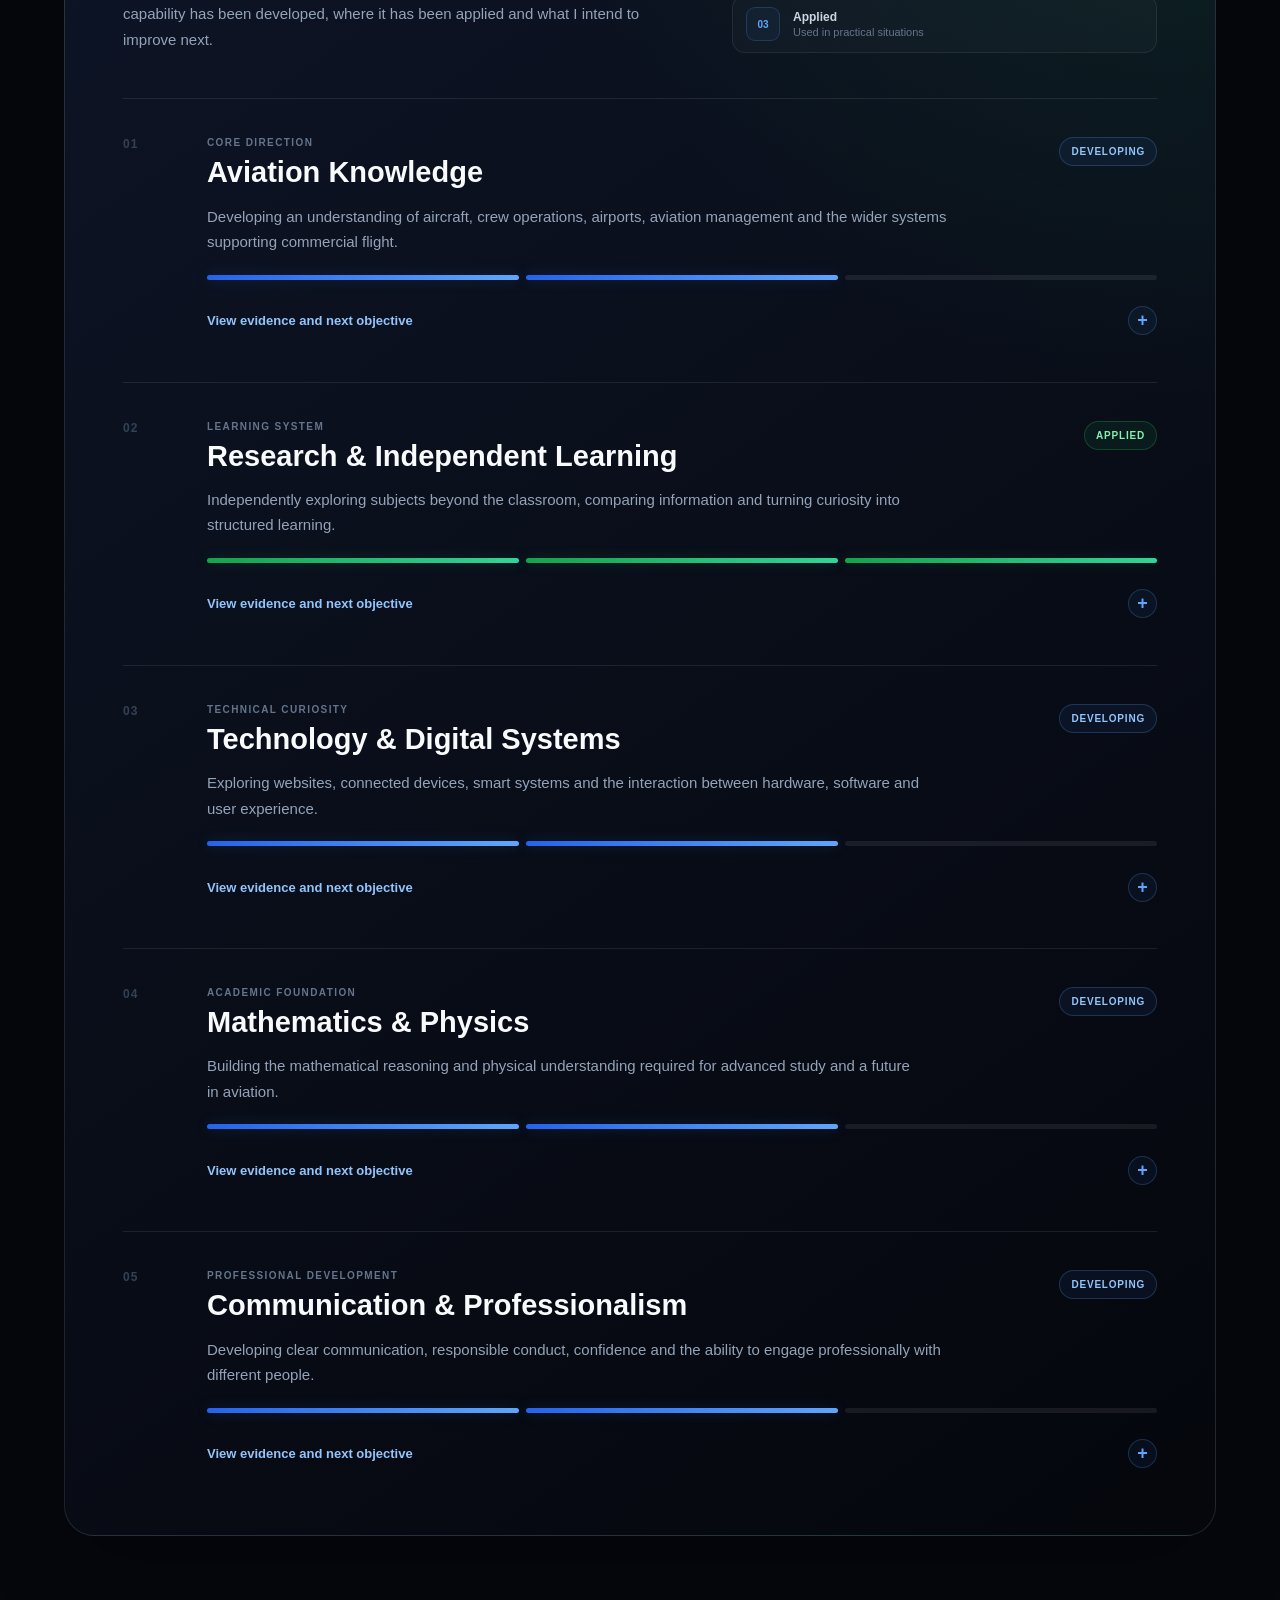
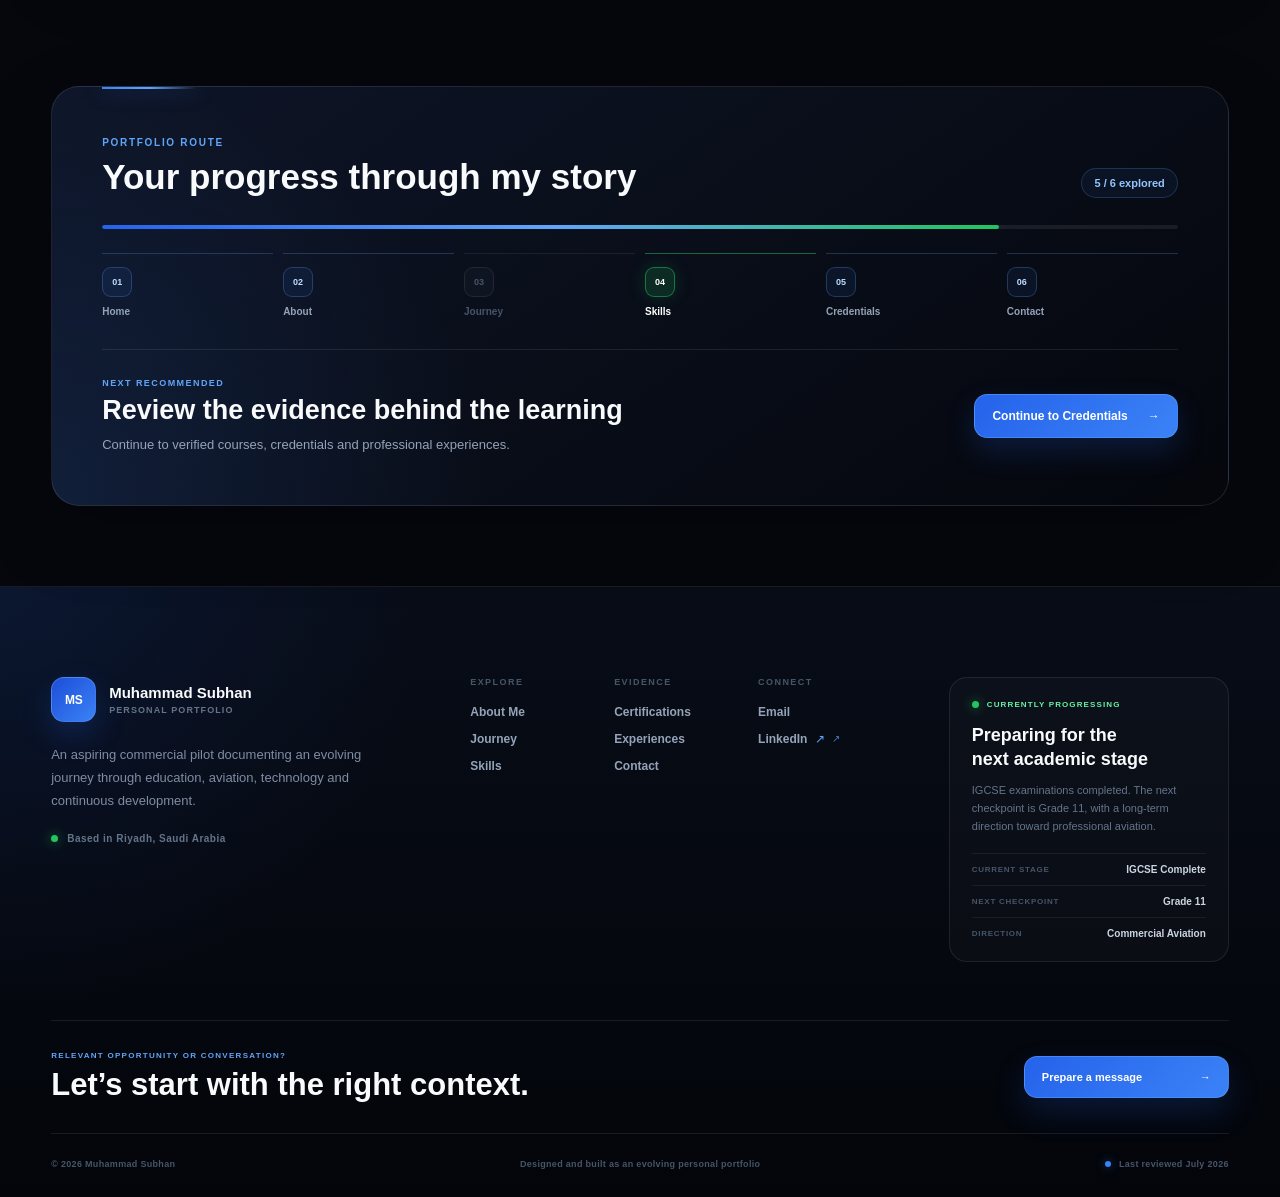
<file: skills.html>
<!DOCTYPE html>
<html lang="en">

<head>

<meta charset="UTF-8">
<meta name="viewport" content="width=device-width, initial-scale=1.0">

<script>
    try {
        if (sessionStorage.getItem("msa-welcome-seen") === "true") {
            document.documentElement.classList.add("welcome-already-seen");
        }
    } catch (error) {
        /* Continue normally if storage is unavailable. */
    }
</script>

<title>Skills | Muhammad Subhan</title>

<link rel="stylesheet" href="css/style.css">
<link rel="stylesheet" href="css/skills.css">

</head>


<body>


    <nav
    class="section-constellation"
    id="sectionConstellation"
    aria-label="Page sections"
    style="
        position: fixed !important;
        left: auto !important;
        right: 32px !important;
        top: 50% !important;
        width: 12px !important;
        min-width: 12px !important;
        max-width: 12px !important;
        padding: 0 !important;
        margin: 0 !important;
        transform: translateY(-50%) !important;
    "
></nav>

<!-- =========================================
     FIRST-VISIT CINEMATIC WELCOME
========================================== -->
<section
    class="cinematic-welcome"
    id="cinematicWelcome"
    aria-label="Welcome introduction"
>
    <div
        class="cinematic-welcome__atmosphere"
        aria-hidden="true"
    >
        <div class="cinematic-welcome__glow"></div>
        <div class="cinematic-welcome__grid"></div>
        <div class="cinematic-welcome__grain"></div>

        <span class="cinematic-welcome__flight-line"></span>
        <span class="cinematic-welcome__flight-dot"></span>
    </div>

    <button
        class="cinematic-welcome__skip"
        id="cinematicWelcomeSkip"
        type="button"
        aria-label="Skip welcome introduction"
    >
        Skip intro
    </button>

    <div
    class="cinematic-welcome__atmosphere"
    aria-hidden="true"
>
    <div class="cinematic-welcome__glow"></div>
    <div class="cinematic-welcome__grid"></div>
    <div class="cinematic-welcome__grain"></div>

    <span class="cinematic-welcome__flight-line"></span>
    <span class="cinematic-welcome__flight-dot"></span>
</div>

<button
    class="cinematic-welcome__skip"
    id="cinematicWelcomeSkip"
    type="button"
    aria-label="Skip welcome introduction"
    onclick="
        const welcome = this.closest('.cinematic-welcome');
        welcome.classList.add('is-leaving');
        sessionStorage.setItem('msa-welcome-seen', 'true');
        document.body.classList.remove('cinematic-welcome-active');

        setTimeout(() => {
            document.documentElement.classList.add('welcome-already-seen');
            welcome.remove();
        }, 1400);
    "
>
    Skip intro
</button>

<div class="cinematic-welcome__content">

    <div class="cinematic-welcome__content">

        <p class="cinematic-welcome__opening">
            Every journey begins long before takeoff.
        </p>

        <div class="cinematic-welcome__identity">

            <p class="cinematic-welcome__eyebrow">
                THE JOURNEY OF
            </p>

            <h1>
                <span>Muhammad</span>
                <span>Subhan</span>
            </h1>

        </div>

        <p class="cinematic-welcome__fields">
            Aviation
            <span aria-hidden="true">•</span>
            Technology
            <span aria-hidden="true">•</span>
            Purpose
        </p>

        <p class="cinematic-welcome__closing">
            This is the story of where I am going.
        </p>

    </div>

    <div
        class="cinematic-welcome__exit"
        aria-hidden="true"
    ></div>
</section>

    <div class="custom-cursor"></div>
    <div class="custom-cursor-dot"></div>

    <div class="page-transition">
        <div class="page-loading-bar"></div>
    </div>


    <div class="page-scroll-progress" aria-hidden="true">
        <div class="page-scroll-progress-fill"></div>
    </div>

<nav>

<div class="logo">
Muhammad Subhan
</div>

<button
    class="menu-toggle"
    type="button"
    aria-label="Open navigation menu"
    aria-expanded="false"
    aria-controls="primary-navigation"
>
    <span aria-hidden="true">☰</span>
</button>

<ul class="nav-links" id="primary-navigation">

    <li><a href="index.html">Home</a></li>
    
    <li><a href="about.html">About Me</a></li>
    
    <li><a href="timeline.html">Journey</a></li>
    
    <li><a href="skills.html">Skills</a></li>
    
    <li><a href="certification.html">Certifications</a></li>
    
    <li><a href="contact.html">Contact</a></li>

</ul>

</nav>




<section class="skills-hero">

<p class="tag">
SKILLS
</p>


<h1>
My Skills & Interests
</h1>


<p>
A collection of abilities, knowledge and interests developed through academics, projects and my journey towards aviation.
</p>

</section>





<section class="skills-grid">


    <div class="skill-card">
    
    <div class="skill-icon">
    ✈️
    </div>
    
    <h2>
    Aviation
    </h2>
    
    <p>
    Aircraft systems, aviation concepts, flight operations and continuous learning about the aviation industry.
    </p>
    
    </div>
    
    
    
    
    <div class="skill-card">
    
    <div class="skill-icon">
    🧠
    </div>
    
    <h2>
    Problem Solving
    </h2>
    
    <p>
    Logical thinking, analysing challenges and finding solutions through research and learning.
    </p>
    
    </div>
    
    
    
    
    <div class="skill-card">
    
    <div class="skill-icon">
    ⚙️
    </div>
    
    <h2>
    Technology
    </h2>
    
    <p>
    Interest in smart home systems, electronics, devices and understanding modern technology.
    </p>
    
    </div>
    
    
    
    
    <div class="skill-card">
    
    <div class="skill-icon">
    📚
    </div>
    
    <h2>
    Academic Knowledge
    </h2>
    
    <p>
    Mathematics, Physics, Chemistry, Biology, English, Computer Science and Business studies through the IGCSE curriculum.
    </p>
    
    </div>
    
    
    
    
    <div class="skill-card">
    
    <div class="skill-icon">
    🔎
    </div>
    
    <h2>
    Research & Learning
    </h2>
    
    <p>
    Exploring new topics, collecting information and developing knowledge through independent study.
    </p>
    
    </div>
    
    
    
    
    <div class="skill-card">
    
    <div class="skill-icon">
    🎨
    </div>
    
    <h2>
    Creative Projects
    </h2>
    
    <p>
    Creating presentations, designing projects and developing ideas into practical outcomes.
    </p>
    
    </div>
    
    
    
    </section>





<!-- =========================================
     EVIDENCE-BASED CAPABILITY MATRIX
========================================== -->
<section
    class="capability-matrix"
    aria-labelledby="capabilityMatrixTitle"
>

    <div class="capability-matrix-header">

        <div>

            <p class="capability-eyebrow">
                DEVELOPMENT MATRIX
            </p>

            <h2 id="capabilityMatrixTitle">
                Capabilities Supported by Evidence
            </h2>

            <p>
                Rather than assigning arbitrary percentages, this matrix
                shows how each capability has been developed, where it has
                been applied and what I intend to improve next.
            </p>

        </div>


        <div
            class="capability-scale"
            aria-label="Capability development scale"
        >

            <div>
                <span>01</span>

                <p>
                    <strong>Exploring</strong>
                    Building initial awareness
                </p>
            </div>


            <div>
                <span>02</span>

                <p>
                    <strong>Developing</strong>
                    Building structured knowledge
                </p>
            </div>


            <div>
                <span>03</span>

                <p>
                    <strong>Applied</strong>
                    Used in practical situations
                </p>
            </div>

        </div>

    </div>


    <div class="capability-list">

        <!-- AVIATION -->

        <article class="capability-item">

            <div class="capability-number">
                01
            </div>


            <div class="capability-main">

                <div class="capability-title-row">

                    <div>

                        <p>
                            CORE DIRECTION
                        </p>

                        <h3>
                            Aviation Knowledge
                        </h3>

                    </div>


                    <span class="capability-status">
                        Developing
                    </span>

                </div>


                <p class="capability-summary">
                    Developing an understanding of aircraft, crew
                    operations, airports, aviation management and the
                    wider systems supporting commercial flight.
                </p>


                <div
                    class="capability-meter"
                    aria-label="Development stage: Developing, stage 2 of 3"
                >

                    <span class="active"></span>
                    <span class="active"></span>
                    <span></span>

                </div>


                <details class="capability-details">

                    <summary>
                        View evidence and next objective
                    </summary>


                    <div class="capability-detail-grid">

                        <div>

                            <span>
                                EVIDENCE
                            </span>

                            <p>
                                Completed verified courses in multi-pilot
                                crew management, aviation management and
                                aircraft design, alongside attendance at
                                aviation industry events.
                            </p>

                        </div>


                        <div>

                            <span>
                                NEXT OBJECTIVE
                            </span>

                            <p>
                                Continue building structured technical
                                knowledge before beginning formal university
                                studies and professional flight training.
                            </p>

                        </div>

                    </div>

                </details>

            </div>

        </article>


        <!-- RESEARCH -->

        <article class="capability-item">

            <div class="capability-number">
                02
            </div>


            <div class="capability-main">

                <div class="capability-title-row">

                    <div>

                        <p>
                            LEARNING SYSTEM
                        </p>

                        <h3>
                            Research & Independent Learning
                        </h3>

                    </div>


                    <span class="capability-status capability-status-applied">
                        Applied
                    </span>

                </div>


                <p class="capability-summary">
                    Independently exploring subjects beyond the classroom,
                    comparing information and turning curiosity into
                    structured learning.
                </p>


                <div
                    class="capability-meter capability-meter-applied"
                    aria-label="Development stage: Applied, stage 3 of 3"
                >

                    <span class="active"></span>
                    <span class="active"></span>
                    <span class="active"></span>

                </div>


                <details class="capability-details">

                    <summary>
                        View evidence and next objective
                    </summary>


                    <div class="capability-detail-grid">

                        <div>

                            <span>
                                EVIDENCE
                            </span>

                            <p>
                                Independent online courses, aviation
                                research, conference participation and
                                continued exploration of unfamiliar topics.
                            </p>

                        </div>


                        <div>

                            <span>
                                NEXT OBJECTIVE
                            </span>

                            <p>
                                Improve source evaluation, structured
                                note-taking and the ability to present
                                research findings clearly.
                            </p>

                        </div>

                    </div>

                </details>

            </div>

        </article>


        <!-- TECHNOLOGY -->

        <article class="capability-item">

            <div class="capability-number">
                03
            </div>


            <div class="capability-main">

                <div class="capability-title-row">

                    <div>

                        <p>
                            TECHNICAL CURIOSITY
                        </p>

                        <h3>
                            Technology & Digital Systems
                        </h3>

                    </div>


                    <span class="capability-status">
                        Developing
                    </span>

                </div>


                <p class="capability-summary">
                    Exploring websites, connected devices, smart systems
                    and the interaction between hardware, software and
                    user experience.
                </p>


                <div
                    class="capability-meter"
                    aria-label="Development stage: Developing, stage 2 of 3"
                >

                    <span class="active"></span>
                    <span class="active"></span>
                    <span></span>

                </div>


                <details class="capability-details">

                    <summary>
                        View evidence and next objective
                    </summary>


                    <div class="capability-detail-grid">

                        <div>

                            <span>
                                EVIDENCE
                            </span>

                            <p>
                                Built and continues to improve this
                                multi-page portfolio while exploring smart
                                devices, electronics and connected systems.
                            </p>

                        </div>


                        <div>

                            <span>
                                NEXT OBJECTIVE
                            </span>

                            <p>
                                Improve front-end development, accessibility,
                                performance and understanding of how digital
                                products are engineered.
                            </p>

                        </div>

                    </div>

                </details>

            </div>

        </article>


        <!-- ACADEMICS -->

        <article class="capability-item">

            <div class="capability-number">
                04
            </div>


            <div class="capability-main">

                <div class="capability-title-row">

                    <div>

                        <p>
                            ACADEMIC FOUNDATION
                        </p>

                        <h3>
                            Mathematics & Physics
                        </h3>

                    </div>


                    <span class="capability-status">
                        Developing
                    </span>

                </div>


                <p class="capability-summary">
                    Building the mathematical reasoning and physical
                    understanding required for advanced study and a
                    future in aviation.
                </p>


                <div
                    class="capability-meter"
                    aria-label="Development stage: Developing, stage 2 of 3"
                >

                    <span class="active"></span>
                    <span class="active"></span>
                    <span></span>

                </div>


                <details class="capability-details">

                    <summary>
                        View evidence and next objective
                    </summary>


                    <div class="capability-detail-grid">

                        <div>

                            <span>
                                EVIDENCE
                            </span>

                            <p>
                                Completed the IGCSE Mathematics and Physics
                                curricula and their corresponding
                                examinations.
                            </p>

                        </div>


                        <div>

                            <span>
                                NEXT OBJECTIVE
                            </span>

                            <p>
                                Progress into advanced Mathematics and
                                Physics while strengthening practical
                                problem-solving ability.
                            </p>

                        </div>

                    </div>

                </details>

            </div>

        </article>


        <!-- PROFESSIONALISM -->

        <article class="capability-item">

            <div class="capability-number">
                05
            </div>


            <div class="capability-main">

                <div class="capability-title-row">

                    <div>

                        <p>
                            PROFESSIONAL DEVELOPMENT
                        </p>

                        <h3>
                            Communication & Professionalism
                        </h3>

                    </div>


                    <span class="capability-status">
                        Developing
                    </span>

                </div>


                <p class="capability-summary">
                    Developing clear communication, responsible conduct,
                    confidence and the ability to engage professionally
                    with different people.
                </p>


                <div
                    class="capability-meter"
                    aria-label="Development stage: Developing, stage 2 of 3"
                >

                    <span class="active"></span>
                    <span class="active"></span>
                    <span></span>

                </div>


                <details class="capability-details">

                    <summary>
                        View evidence and next objective
                    </summary>


                    <div class="capability-detail-grid">

                        <div>

                            <span>
                                EVIDENCE
                            </span>

                            <p>
                                Experience communicating at international
                                events, meeting industry professionals and
                                presenting ideas through academic and
                                personal projects.
                            </p>

                        </div>


                        <div>

                            <span>
                                NEXT OBJECTIVE
                            </span>

                            <p>
                                Gain further teamwork, leadership and
                                public-speaking experience in structured
                                environments.
                            </p>

                        </div>

                    </div>

                </details>

            </div>

        </article>

    </div>

</section>


<div class="command-palette">

    <div class="command-box">

        <input
            type="text"
            id="commandInput"
            placeholder="Search pages... (Ctrl + K)"
            autocomplete="off"
        >

        <div class="command-results">

            <a href="index.html">🏠 Home</a>
            <a href="about.html">👤 About Me</a>
            <a href="timeline.html">🛫 Journey</a>
            <a href="skills.html">💡 Skills</a>
            <a href="certifications.html">🏆 Certifications</a>
            <a href="contact.html">✉️ Contact</a>

        </div>

    </div>

</div>

<button
    class="back-to-top progress-return"
    type="button"
    aria-label="Back to top — 0% through page"
    data-progress-return
>
    <svg
        class="progress-return__ring"
        viewBox="0 0 48 48"
        aria-hidden="true"
    >
        <circle
            class="progress-return__track"
            cx="24"
            cy="24"
            r="21"
        ></circle>

        <circle
            class="progress-return__value"
            cx="24"
            cy="24"
            r="21"
        ></circle>
    </svg>

    <span class="progress-return__arrow" aria-hidden="true">
        ↑
    </span>

    <span class="progress-return__percentage" aria-hidden="true">
        0%
    </span>
</button>

<script src="js/script.js"></script>
<script src="js/scroll-return.js"></script>


<!-- =========================================
     PROFESSIONAL SITE FOOTER
========================================== -->
<footer class="site-footer">

    <div class="site-footer-inner">

        <!-- PRIMARY FOOTER INFORMATION -->

        <div class="site-footer-main">

            <div class="site-footer-brand">

                <a
                    href="index.html"
                    class="site-footer-identity"
                    aria-label="Muhammad Subhan homepage"
                >

                    <span class="site-footer-monogram">
                        MS
                    </span>


                    <span>

                        <strong>
                            Muhammad Subhan
                        </strong>

                        <small>
                            Personal Portfolio
                        </small>

                    </span>

                </a>


                <p>
                    An aspiring commercial pilot documenting an
                    evolving journey through education, aviation,
                    technology and continuous development.
                </p>


                <div class="site-footer-location">

                    <span aria-hidden="true"></span>

                    Based in Riyadh, Saudi Arabia

                </div>

            </div>


            <!-- FOOTER NAVIGATION -->

            <nav
                class="site-footer-navigation"
                aria-label="Footer navigation"
            >

                <div>

                    <p>
                        EXPLORE
                    </p>

                    <a href="about.html">
                        About Me
                    </a>

                    <a href="timeline.html">
                        Journey
                    </a>

                    <a href="skills.html">
                        Skills
                    </a>

                </div>


                <div>

                    <p>
                        EVIDENCE
                    </p>

                    <a href="certification.html">
                        Certifications
                    </a>

                    <a href="certification.html#experiences">
                        Experiences
                    </a>

                    <a href="contact.html">
                        Contact
                    </a>

                </div>


                <div>

                    <p>
                        CONNECT
                    </p>

                    <a href="mailto:subhan.ahmadbaqa@gmail.com">
                        Email
                    </a>

                    <a
                        href="https://www.linkedin.com/in/ms910"
                        target="_blank"
                        rel="noopener noreferrer"
                    >
                        LinkedIn

                        <span aria-hidden="true">
                            ↗
                        </span>

                    </a>

                </div>

            </nav>


            <!-- CURRENT STATUS -->

            <aside
                class="site-footer-status"
                aria-label="Current portfolio status"
            >

                <div class="site-footer-status-heading">

                    <span aria-hidden="true"></span>

                    CURRENTLY PROGRESSING

                </div>


                <h2>
                    Preparing for the next academic stage
                </h2>


                <p>
                    IGCSE examinations completed. The next checkpoint
                    is Grade 11, with a long-term direction toward
                    professional aviation.
                </p>


                <dl>

                    <div>

                        <dt>
                            Current stage
                        </dt>

                        <dd>
                            IGCSE Complete
                        </dd>

                    </div>


                    <div>

                        <dt>
                            Next checkpoint
                        </dt>

                        <dd>
                            Grade 11
                        </dd>

                    </div>


                    <div>

                        <dt>
                            Direction
                        </dt>

                        <dd>
                            Commercial Aviation
                        </dd>

                    </div>

                </dl>

            </aside>

        </div>


        <!-- CONTACT HANDOFF -->

        <div class="site-footer-handoff">

            <div>

                <p>
                    RELEVANT OPPORTUNITY OR CONVERSATION?
                </p>

                <h2>
                    Let’s start with the right context.
                </h2>

            </div>


            <a href="contact.html">

                <span>
                    Prepare a message
                </span>

                <span aria-hidden="true">
                    →
                </span>

            </a>

        </div>


        <!-- LEGAL / META ROW -->

        <div class="site-footer-bottom">

            <p>
                © 2026 Muhammad Subhan
            </p>


            <p>
                Designed and built as an evolving personal portfolio
            </p>


            <p>

                <span aria-hidden="true"></span>

                Last reviewed July 2026

            </p>

        </div>

    </div>

</footer>

<!-- Connection Status Indicator -->
<div
    class="connection-status"
    id="connectionStatus"
    role="status"
    aria-live="polite"
    aria-hidden="true"
>
    <span
        class="connection-status__dot"
        aria-hidden="true"
    ></span>

    <span id="connectionStatusText">
        Connection lost
    </span>
</div>

</body>

</html>
</file>
<file: css/style.css>
* {
    margin: 0;
    padding: 0;
    box-sizing: border-box;
}

body {
    background: #05070D;
    color: white;
    font-family: Arial, sans-serif;
}

nav {
    position: fixed;
    top: 20px;
    left: 50%;
    transform: translateX(-50%);

    width: 85%;
    max-width: 1200px;

    display: flex;
    justify-content: space-between;
    align-items: center;

    padding: 18px 30px;

    background: rgba(255,255,255,0.08);
    backdrop-filter: blur(20px);

    border: 1px solid rgba(255,255,255,0.12);

    border-radius: 25px;

    z-index: 1000;

    animation: navAppear 1s ease;
}


@keyframes navAppear {

    from {
        opacity:0;
        transform:translate(-50%, -30px);
    }

    to {
        opacity:1;
        transform:translate(-50%,0);
    }

}

nav h2 {
    font-size: 24px;
}

nav ul {
    display: flex;
    gap: 30px;
    list-style: none;
}

nav a {

    color:#ddd;

    text-decoration:none;

    font-size:15px;

    position:relative;

    transition:0.3s;

}


nav a::after {

    content:"";

    position:absolute;

    left:0;

    bottom:-8px;

    width:0%;

    height:2px;

    background:#3B82F6;

    transition:0.3s;

}


nav a:hover {

    color:white;

}


nav a:hover::after {

    width:100%;

}


.hero {
    height: 90vh;
    display: flex;
    flex-direction: column;
    justify-content: center;
    align-items: center;
    text-align: center;
}


.hero h1 {
    font-size: 70px;
    background: linear-gradient(90deg, #ffffff, #3B82F6);
    -webkit-background-clip: text;
    color: transparent;
}


.hero p {
    margin-top: 20px;
    font-size: 20px;
    color: #aaa;
    max-width: 600px;
}


button {
    margin-top: 35px;
    padding: 15px 35px;
    border-radius: 30px;
    border: none;
    background: #3B82F6;
    color: white;
    font-size: 16px;
    cursor: pointer;
    transition: 0.3s;
}


button:hover {
    transform: translateY(-5px);
}
.logo {
    font-weight: bold;
    font-size: 22px;
}


.tag {
    color: #3B82F6;
    font-size: 18px;
    margin-bottom: 25px;
}


.hero h1 {
    font-size: 80px;
    line-height: 1.1;
}


.description {
    margin-top: 25px;
    max-width: 650px;
    color: #aaa;
}


.buttons {
    margin-top: 40px;
    display: flex;
    gap: 20px;
}


.buttons a {
    text-decoration: none;
}


.secondary {
    background: transparent;
    border: 1px solid #3B82F6;
}


.glow {
    position: absolute;
    width: 500px;
    height: 500px;
    background: #2563eb;
    filter: blur(180px);
    opacity: 0.25;
    z-index: -1;
}
/* Background Effects */

.background {
    position: fixed;
    inset: 0;
    overflow: hidden;
    z-index: -2;
}


.glow {
    position: absolute;
    top: 20%;
    left: 50%;
    transform: translateX(-50%);
    width: 600px;
    height: 600px;
    background: #2563eb;
    filter: blur(180px);
    opacity: 0.25;
    animation: pulse 6s infinite alternate;
}


@keyframes pulse {

    from {
        opacity:0.15;
        transform:translateX(-50%) scale(0.9);
    }

    to {
        opacity:0.35;
        transform:translateX(-50%) scale(1.1);
    }

}


/* Hero Animation */


.hero > * {
    animation: fadeUp 1s ease forwards;
    opacity:0;
}


.hero .tag {
    animation-delay:0.2s;
}


.hero h1 {
    animation-delay:0.4s;
}


.hero .description {
    animation-delay:0.6s;
}


.buttons {
    animation-delay:0.8s;
}


@keyframes fadeUp {

    from {
        opacity:0;
        transform:translateY(40px);
    }

    to {
        opacity:1;
        transform:translateY(0);
    }

}
.particles {
    position: absolute;
    inset: 0;
    z-index: -1;
}

.particle {
    position: absolute;
    width: 4px;
    height: 4px;
    background: white;
    border-radius: 50%;
    opacity: 0.6;
    animation: float 8s infinite ease-in-out;
}

@keyframes float {
    0%, 100% {
        transform: translateY(0);
    }

    50% {
        transform: translateY(-80px);
    }
}
.hero {
    padding-top:120px;
}
.menu-toggle {
    display:none;
    font-size:28px;
    cursor:pointer;
}


@media(max-width:900px){


    .about-page{

    flex-direction:column;

    text-align:center;

}


.about-image img{

    width:250px;

    height:250px;

}


.about-content{

    width:100%;

}

    .hero h1{

    font-size:45px;

    line-height:1.1;

}
    
    nav ul{

    position:absolute;

    top:80px;

    left:0;

    width:100%;

    background:#0b1120;

    flex-direction:column;

    align-items:center;

    gap:25px;

    padding:30px 0;

    display:none;

}


nav ul.active{

    display:flex;

}


.menu-toggle{

    display:block;

    cursor:pointer;

    font-size:30px;

}

    nav {
        width:90%;
    }


    .menu-toggle {
        display:block;
    }


    .nav-links {

        position:absolute;

        top:80px;

        left:0;

        width:100%;

        display:none;

        flex-direction:column;

        align-items:center;

        gap:25px;

        padding:30px;

        background:rgba(10,15,30,0.95);

        border-radius:20px;

    }


    .nav-links.active {

        display:flex;

    }

}
.about-page {

    min-height:90vh;

    display:flex;

    align-items:center;

    justify-content:center;

    gap:80px;

    padding:150px 8% 50px;

}


.image-placeholder {

    width:350px;

    height:350px;

    border-radius:50%;

    display:flex;

    justify-content:center;

    align-items:center;


    background:
    linear-gradient(
    135deg,
    #111827,
    #3B82F6
    );


    font-size:25px;

}



.about-content {

    max-width:600px;

}


.about-content h1 {

    font-size:70px;

    margin:20px 0;

}



.about-content p {

    color:#aaa;

    line-height:1.8;

}




.card {

    width:320px;

    min-height:250px;

    padding:35px;

    background:
    linear-gradient(
        145deg,
        rgba(255,255,255,0.08),
        rgba(255,255,255,0.03)
    );

    backdrop-filter:blur(20px);

    border-radius:28px;

    border:1px solid rgba(255,255,255,0.12);

    transition:0.4s ease;

    position:relative;

    overflow:hidden;

}


.card:hover {

    transform: translateY(-12px) scale(1.02);

    border: 1px solid #3B82F6;

    box-shadow:
        0 0 20px rgba(59,130,246,0.35),
        0 0 50px rgba(59,130,246,0.15);

}



.card h2{

    background:

    linear-gradient(
        90deg,
        white,
        #60A5FA
    );

    -webkit-background-clip:text;

    color:transparent;

}



.card p{

    color:#D1D5DB;

    line-height:1.8;

}
.cards {

    display:flex;

    justify-content:center;

    gap:30px;

    padding:80px 8%;

    flex-wrap:wrap;

}
/* ==========================================================
                    JOURNEY PAGE
========================================================== */

:root{

    --green:#22C55E;
    --green-dark:#16A34A;

    --card:
    rgba(255,255,255,.06);

    --border:
    rgba(255,255,255,.12);

    --text:#ffffff;

    --text2:#B8BCC8;

}



/* HERO */

.journey-hero{

    padding-top:180px;

    padding-bottom:80px;

    text-align:center;

}


.journey-hero h1{

    font-size:72px;

    font-weight:800;

    margin-bottom:20px;

}


.journey-hero p{

    color:var(--text2);

    font-size:20px;

    width:min(700px,90%);

    margin:auto;

    line-height:1.8;

}



/* PROGRESS CARD */

.progress-section{

    display:flex;

    justify-content:center;

    margin-bottom:120px;

}


.progress-card{

    width:min(950px,90%);

    padding:40px;

    border-radius:30px;

    background:var(--card);

    border:1px solid var(--border);

    backdrop-filter:blur(18px);

    box-shadow:

    0 20px 60px rgba(0,0,0,.25);

}


.progress-card h2{

    font-size:34px;

    margin-bottom:35px;

}



/* Progress Bar */

.progress-bar{

    width:100%;

    height:18px;

    border-radius:999px;

    overflow:hidden;

    background:

    rgba(255,255,255,.08);

    margin-bottom:40px;

}


.progress-fill{

    width:0%;

    height:100%;

    border-radius:999px;

    background:

    linear-gradient(

        90deg,

        #22C55E,

        #34D399,

        #22C55E

    );

}



/* Grid */

.progress-grid{

    display:grid;

    grid-template-columns:

    repeat(2,1fr);

    gap:40px;

}


.progress-grid h3{

    margin-top:8px;

    font-size:28px;

}


.label{

    color:#8B95A7;

    font-size:14px;

    letter-spacing:2px;

    text-transform:uppercase;

}




/* ======================================================
                    TIMELINE
====================================================== */

.timeline{

    position:relative;

    width:min(1300px,92%);

    margin:auto;

    padding-bottom:250px;

}



/* Grey Line */

.timeline-line{

    position:absolute;

    left:50%;

    transform:translateX(-50%);

    width:6px;

    height:100%;

    border-radius:999px;

    background:
    rgba(255,255,255,.12);

}



/* Green Progress */

.timeline-progress{

    position:absolute;

    left:0;

    top:0;

    width:100%;

    height:0%;

    border-radius:999px;

    background:

    linear-gradient(

    to bottom,

    #34D399,

    #22C55E,

    #16A34A

    );

    transition: height 0.15s linear;

}



/* ======================================================
                MILESTONES
====================================================== */

.milestone{

    width:50%;

    position:relative;

    margin:90px 0;

    opacity:.45;

    transition:

    .7s ease;

}



/* Left */

.left{

    left:0;

    padding-right:70px;

    text-align:right;

}



/* Right */

.right{

    left:50%;

    padding-left:70px;

}



/* Circle */

.milestone::before{

    content:"";

    position:absolute;

    top:50%;

    width:28px;

    height:28px;

    border-radius:50%;

    background:#777;

    border:5px solid #0F172A;

    transition:.5s;

    z-index:20;

}



/* Left Circle */

.left::before{

    right:-19px;

}



/* Right Circle */

.right::before{

    left:-19px;

}



/* ======================================================
                CONTENT CARD
====================================================== */

.content{

    background:

    rgba(255,255,255,.06);

    border:

    1px solid rgba(255,255,255,.12);

    backdrop-filter:blur(18px);

    border-radius:26px;

    padding:35px;

    transition:.45s;

}



.content:hover{

    transform:

    translateY(-8px);

}



/* Icon */

.content svg{

    width:34px;

    height:34px;

    color:#9AA3B4;

    margin-bottom:20px;

}



/* Date */

.date{

    display:inline-block;

    background:

    rgba(34,197,94,.15);

    color:#65F3A5;

    padding:

    8px 18px;

    border-radius:999px;

    font-size:14px;

    margin-bottom:20px;

}



/* Title */

.content h2{

    font-size:32px;

    margin-bottom:18px;

}



/* Description */

.content p{

    color:#AAB2C0;

    line-height:1.8;

    font-size:17px;

}



/* ======================================================
                I AM HERE BADGE
====================================================== */

.current-badge{

    display:inline-block;

    margin-bottom:22px;

    padding:

    10px 22px;

    border-radius:999px;

    background:

    rgba(34,197,94,.18);

    color:#6EF4AA;

    font-weight:700;

    letter-spacing:2px;

    font-size:13px;

}
/* ==========================================================
                PART 2B-1
        Completed States & Animations
========================================================== */


/* Completed Milestones */

.milestone.completed{

    opacity:1;

}


.milestone.completed::before{

    background:var(--green);

    box-shadow:

        0 0 12px rgba(34,197,94,.7),

        0 0 35px rgba(34,197,94,.45),

        0 0 70px rgba(34,197,94,.2);

}



/* Current Milestone */

.milestone.current{

    opacity:1;

}


.milestone.current::before{

    background:var(--green);

    animation:pulseCircle 2.2s infinite;

}



/* Current Badge */

.current-badge{

    animation:badgePulse 2.5s infinite;

}



/* Active Cards */

.milestone.completed .content{

    border-color:

    rgba(34,197,94,.35);

}


.milestone.current .content{

    border-color:

    rgba(34,197,94,.5);

}



/* Icon */

.milestone.completed svg{

    color:var(--green);

}


.milestone.current svg{

    color:var(--green);

}



/* Hover */

.content:hover{

    transform:

        translateY(-10px)

        scale(1.02);

    border-color:

    rgba(34,197,94,.45);

    box-shadow:

        0 15px 45px rgba(0,0,0,.35),

        0 0 35px rgba(34,197,94,.15);

}



/* Future Milestones */

.milestone:not(.completed):not(.current){

    opacity:.38;

}


.milestone:not(.completed):not(.current) svg{

    color:#7A8290;

}


.milestone:not(.completed):not(.current) .content{

    filter:grayscale(.25);

}



/* Circle Fill Animation */

@keyframes fillCircle{

    0%{

        transform:scale(.4);

        background:#777;

    }

    60%{

        transform:scale(1.15);

    }

    100%{

        transform:scale(1);

        background:var(--green);

    }

}



/* Circle Pulse */

@keyframes pulseCircle{

    0%{

        box-shadow:

        0 0 0 0 rgba(34,197,94,.45);

    }

    70%{

        box-shadow:

        0 0 0 16px rgba(34,197,94,0);

    }

    100%{

        box-shadow:

        0 0 0 0 rgba(34,197,94,0);

    }

}



/* Badge Pulse */

@keyframes badgePulse{

    0%{

        transform:scale(1);

    }

    50%{

        transform:scale(1.06);

    }

    100%{

        transform:scale(1);

    }

}



/* Smooth Card Appearance */

.milestone{

    transition:

        opacity .8s ease,

        transform .8s ease;

}


.left{

}


.right{

}


.milestone.completed,

.milestone.current{

    transform:

        translateX(0);

}



/* Progress Bar */

.progress-fill{

    width:0%;

    transition:
        width 2.2s ease;

}



/* Progress Card */

.progress-card{

    transition:

        .45s;

}


.progress-card:hover{

    transform:

        translateY(-6px);

    box-shadow:

        0 18px 55px rgba(0,0,0,.35),

        0 0 40px rgba(34,197,94,.08);

}



/* Timeline Line */

.timeline-line{

    overflow:hidden;

}


.timeline-progress{

    position:absolute;

    left:0;

    top:0;

    width:100%;

    height:0px;

    border-radius:999px;

    background:linear-gradient(
        to bottom,
        #34D399,
        #22C55E,
        #16A34A
    );

    transition:height .08s linear;

}



/* Captain Card */

.milestone:last-child .content{

    border:

        1px solid

        rgba(255,215,0,.22);

}



/* Captain Hover */

.milestone:last-child .content:hover{

    box-shadow:

        0 0 35px rgba(255,215,0,.28),

        0 0 80px rgba(255,215,0,.10);

}



/* Captain Icon */

.milestone:last-child svg{

    color:#FFD54A;

}



/* Captain Title */

.milestone:last-child h2{

    background:

    linear-gradient(

        90deg,

        #FFD54A,

        #FFF4B0

    );

    -webkit-background-clip:text;

    color:transparent;

}



/* Final Message */

.milestone:last-child::after{

    content:

    "The journey doesn't end here. This is only the beginning.";

    display:block;

    margin-top:28px;

    color:#D4D8E4;

    font-style:italic;

    font-size:15px;

    text-align:center;

}
/* ==========================================================
                PART 2B-2
        Responsive & Final Polish
========================================================== */


/* Timeline Glow */

.timeline::before{

    content:"";

    position:absolute;

    left:50%;

    top:0;

    transform:translateX(-50%);

    width:300px;

    height:100%;

    background:

    radial-gradient(

        ellipse,

        rgba(34,197,94,.05),

        transparent 70%

    );

    pointer-events:none;

}



/* Card Animation */

.content{

    opacity:0;

    transform:

        translateY(35px);

    transition:

        opacity .8s ease,

        transform .8s ease,

        box-shadow .4s ease,

        border-color .4s ease;

}



/* Visible */

.milestone.completed .content,

.milestone.current .content,

.milestone.visible .content{

    opacity:1;

    transform:

        translateY(0);

}



/* Future Cards */

.milestone:not(.completed):not(.current):not(.visible) .content{

    opacity:.4;

}



/* Nice Scroll */

html{

    scroll-behavior:smooth;

}



/* Better Selection */

::selection{

    background:#22C55E;

    color:white;

}



/* Scrollbar */

::-webkit-scrollbar{

    width:12px;

}



::-webkit-scrollbar-track{

    background:#070B12;

}



::-webkit-scrollbar-thumb{

    background:#22C55E;

    border-radius:999px;

}



::-webkit-scrollbar-thumb:hover{

    background:#16A34A;

}



/* Timeline Spacing */

.timeline{

    padding-top:40px;

    padding-bottom:180px;

}



/* Card Width */

.content{

    max-width:520px;

}



/* Better Paragraphs */

.content p{

    margin-top:15px;

}



/* Progress Card */

.progress-card{

    position:relative;

    z-index:5;

}



/* Hero */

.journey-hero{

    position:relative;

}



.journey-hero::after{

    content:"";

    position:absolute;

    left:50%;

    transform:translateX(-50%);

    bottom:-20px;

    width:180px;

    height:4px;

    border-radius:999px;

    background:

    linear-gradient(

        90deg,

        transparent,

        #22C55E,

        transparent

    );

}



/* Mobile */

@media(max-width:950px){

.timeline-line{

left:28px;

}



.timeline::before{

left:28px;

transform:none;

}



.milestone{

width:100%;

left:0;

padding-left:80px;

padding-right:20px;

text-align:left;

}



.left,

.right{

left:0;

transform:none;

}



.left::before,

.right::before{

left:9px;

right:auto;

}



.progress-grid{

grid-template-columns:1fr;

}



.progress-card{

width:95%;

}



.journey-hero h1{

font-size:48px;

}



.content h2{

font-size:26px;

}

}



/* Small Phones */

@media(max-width:600px){

.progress-card{

padding:28px;

}



.content{

padding:25px;

}



.progress-card h2{

font-size:28px;

}



.progress-grid h3{

font-size:22px;

}



.journey-hero{

padding-top:150px;

}



}
.milestone.visible{

    opacity:1;

}

.milestone.completed::before,
.milestone.current::before{

    background:var(--green);

    box-shadow:
        0 0 12px rgba(34,197,94,.7),
        0 0 30px rgba(34,197,94,.35);

}
/* ==========================================================
                CONTACT PAGE
========================================================== */


.contact-hero{

    padding-top:180px;

    padding-bottom:80px;

    text-align:center;

}


.contact-hero h1{

    font-size:72px;

    margin:20px 0;

}


.contact-hero p:not(.tag){

    color:#B8BCC8;

    font-size:20px;

    line-height:1.8;

    width:min(700px,90%);

    margin:auto;

}



.contact-grid{

    width:min(700px,90%);

    margin:auto;

    display:grid;

    grid-template-columns:
    repeat(2,1fr);

    gap:30px;

    padding-bottom:150px;

}



.contact-card{

    padding:40px;

    text-align:center;

    border-radius:28px;

    background:
    rgba(255,255,255,.06);

    border:
    1px solid rgba(255,255,255,.12);

    backdrop-filter:blur(18px);

    transition:.4s;

}



.contact-card:hover{

    transform:translateY(-10px);

    border-color:#3B82F6;

}



.contact-icon{

    font-size:45px;

    margin-bottom:20px;

}



.contact-card h2{

    font-size:28px;

    margin-bottom:15px;

}



.contact-card p{

    color:#B8BCC8;

    line-height:1.7;

}



.contact-card a{

    display:inline-block;

    margin-top:10px;

    padding:12px 28px;

    border-radius:999px;

    background:rgba(59,130,246,.15);

    border:1px solid rgba(59,130,246,.4);

    color:#60A5FA;

    text-decoration:none;

    transition:.3s;

}


.contact-card a:hover{

    background:#3B82F6;

    color:white;

    transform:translateY(-3px);

}



.contact-card a:hover{

    text-decoration:underline;

}



@media(max-width:900px){

.contact-grid{

    grid-template-columns:1fr;

}


.contact-hero h1{

    font-size:50px;

}

}
/* ==========================================================
                ABOUT PAGE POLISH
========================================================== */


.about-content p{

    color:#D1D5DB;

    font-size:18px;

    line-height:1.9;

    margin-bottom:22px;

}



.about-content h1{

    background:

    linear-gradient(
        90deg,
        #ffffff,
        #60A5FA
    );

    -webkit-background-clip:text;

    color:transparent;

}



.about-content .tag{

    color:#3B82F6;

    font-weight:700;

    letter-spacing:3px;

}



.about-content{

    max-width:650px;

}
.about-image img{

    width:350px;

    height:350px;

    object-fit:cover;

    object-position:100% top;

    border-radius:50%;

    border:3px solid rgba(59,130,246,.5);

    box-shadow:
    0 0 40px rgba(59,130,246,.25);

}

.stats{

    display:flex;

    justify-content:center;

    gap:30px;

    padding:60px 8%;

    flex-wrap:wrap;

}


.stat-card{

    background:
    rgba(255,255,255,.06);

    backdrop-filter:blur(18px);

    border:1px solid rgba(255,255,255,.12);

    border-radius:25px;

    padding:30px;

    width:220px;

    text-align:center;

}


.stat-card h2{

    font-size:40px;

    color:#3B82F6;

    margin-bottom:10px;

}


.stat-card p{

    color:#aaa;

    font-size:16px;

}
footer{

    text-align:center;

    padding:30px;

    color:#888;

    border-top:1px solid rgba(255,255,255,0.1);

    margin-top:50px;

    font-size:14px;

}

.stats{

    display:flex;

    justify-content:center;

    gap:30px;

    padding:60px 8%;

    flex-wrap:wrap;

}


.stat-card{

    background:
    rgba(255,255,255,.06);

    backdrop-filter:blur(18px);

    border:1px solid rgba(255,255,255,.12);

    border-radius:25px;

    padding:30px;

    width:220px;

    text-align:center;

}


.stat-card h2{

    font-size:40px;

    color:#3B82F6;

    margin-bottom:10px;

}


.stat-card p{

    color:#aaa;

    font-size:16px;

}

.hero-subtitle{

    margin-top:22px;

    font-size:24px;

    color:#CBD5E1;

    max-width:780px;

    margin-left:auto;

    margin-right:auto;

    line-height:1.7;

    font-weight:400;

    letter-spacing:.3px;

}
.hero-subtitle::after{

    content:"";

    display:block;

    width:90px;

    height:3px;

    margin:18px auto 0;

    border-radius:999px;

    background:#3B82F6;

}
/* ==========================================================
                DETAILED ABOUT PAGE
========================================================== */

.about-intro{

    font-size:19px;

    color:#D8DEE9;

    line-height:1.95;

}


.about-intro strong{

    color:#ffffff;

    font-weight:700;

}



.about-details{

    width:min(1100px,90%);

    margin:40px auto 70px;

    display:flex;

    flex-direction:column;

    gap:45px;

}



.about-section{

    position:relative;

    display:grid;

    grid-template-columns:90px 1fr;

    gap:35px;

    padding:45px;

    border-radius:30px;

    background:
    linear-gradient(
        145deg,
        rgba(255,255,255,.075),
        rgba(255,255,255,.025)
    );

    border:1px solid rgba(255,255,255,.12);

    backdrop-filter:blur(18px);

    transition:
        transform .35s ease,
        box-shadow .35s ease,
        border-color .35s ease,
        background .35s ease;

    overflow:hidden;

}



.about-section::before{

    content:"";

    position:absolute;

    inset:0;

    background:
    radial-gradient(
        circle at top left,
        rgba(59,130,246,.12),
        transparent 45%
    );

    opacity:0;

    transition:.4s;

    pointer-events:none;

}



.about-section:hover{

    transform:
        translateY(-10px)
        scale(1.02);

    border-color:
        rgba(96,165,250,.7);

    background:
        linear-gradient(
            145deg,
            rgba(255,255,255,.11),
            rgba(255,255,255,.05)
        );

    box-shadow:
        0 25px 80px rgba(0,0,0,.45),
        0 0 50px rgba(59,130,246,.18);

}



.about-section:hover::before{

    opacity:1;

}



.about-section-number{

    width:70px;

    height:70px;

    display:flex;

    align-items:center;

    justify-content:center;

    border-radius:22px;

    font-size:22px;

    font-weight:800;

    color:#93C5FD;

    background:rgba(59,130,246,.12);

    border:1px solid rgba(59,130,246,.3);

    box-shadow:
        inset 0 0 20px rgba(59,130,246,.08);

}



.about-section-content{

    position:relative;

    z-index:1;

}



.about-section-content h2{

    font-size:38px;

    margin-bottom:35px;

    line-height:1.2;

    background:
    linear-gradient(
        90deg,
        #ffffff,
        #60A5FA
    );

    -webkit-background-clip:text;

    color:transparent;

}

.about-section-content h2::after{

    content:"";

    display:block;

    width:70px;

    height:4px;

    margin-top:15px;

    border-radius:999px;

    background:#3B82F6;

}



.about-section-content p{

    color:#CBD5E1;

    font-size:18px;

    line-height:2;

    margin-bottom:28px;

}



.about-section-content p:last-child{

    margin-bottom:0;

}



.about-section blockquote{

    position:relative;

    margin:30px 0;

    padding:22px 28px;

    border-left:4px solid #3B82F6;

    border-radius:0 20px 20px 0;

    background:rgba(59,130,246,.08);

    color:#E2E8F0;

    font-size:21px;

    font-style:italic;

    line-height:1.7;

}



.about-closing{

    padding:60px;

    text-align:center;

    border-radius:35px;

    background:
    linear-gradient(
        145deg,
        rgba(59,130,246,.14),
        rgba(255,255,255,.04)
    );

    border:1px solid rgba(59,130,246,.28);

    box-shadow:
        0 25px 70px rgba(0,0,0,.3);

}



.about-closing p{

    color:#CBD5E1;

    font-size:18px;

    line-height:1.8;

    max-width:800px;

    margin:0 auto;

}



.about-closing h2{

    max-width:900px;

    margin:25px auto;

    font-size:32px;

    line-height:1.5;

    color:#ffffff;

}



.closing-line{

    width:100px;

    height:4px;

    margin:32px auto;

    border-radius:999px;

    background:
    linear-gradient(
        90deg,
        transparent,
        #3B82F6,
        transparent
    );

}



.about-closing .closing-quote{

    font-size:22px;

    color:#93C5FD;

    font-weight:600;

    max-width:850px;

}



/* About scroll reveal */

.about-section{

    opacity:0;

    transform:translateY(35px);

}



.about-section.about-visible{

    opacity:1;

    transform:translateY(0);

}



.about-closing{

    opacity:0;

    transform:translateY(35px);

    transition:
        opacity .8s ease,
        transform .8s ease;

}



.about-closing.about-visible{

    opacity:1;

    transform:translateY(0);

}



/* Mobile */

@media(max-width:900px){

    .about-details{

        width:92%;

        gap:28px;

    }


    .about-section{

        grid-template-columns:1fr;

        gap:22px;

        padding:30px;

    }


    .about-section-number{

        width:60px;

        height:60px;

        border-radius:18px;

    }


    .about-section-content h2{

        font-size:28px;

    }


    .about-section-content p{

        font-size:16px;

    }


    .about-closing{

        padding:35px 25px;

    }


    .about-closing h2{

        font-size:25px;

    }


    .about-closing .closing-quote{

        font-size:19px;

    }

}
/* ==========================================================
        CURSOR-FOLLOWING CARD GLOW
========================================================== */

.card,
.stat-card,
.progress-card,
.content,
.about-section,
.skill-card,
.cert-card,
.experience-card,
.contact-card{

    position:relative;
    overflow:hidden;

}


/* Moving glow */

.card::after,
.stat-card::after,
.progress-card::after,
.content::after,
.about-section::after,
.skill-card::after,
.cert-card::after,
.experience-card::after,
.contact-card::after{

    content:"";

    position:absolute;

    inset:0;

    pointer-events:none;

    opacity:0;

    background:
    radial-gradient(
        750px circle at var(--mouse-x, 50%) var(--mouse-y, 50%),
        rgba(59,130,246,.30) 0%,
        rgba(59,130,246,.18) 22%,
        rgba(59,130,246,.10) 48%,
        rgba(59,130,246,.04) 72%,
        transparent 100%
    );

    transition:opacity .2s ease;

    z-index:0;

}


/* Show glow while hovering */

.card:hover::after,
.stat-card:hover::after,
.progress-card:hover::after,
.content:hover::after,
.about-section:hover::after,
.skill-card:hover::after,
.cert-card:hover::after,
.experience-card:hover::after,
.contact-card:hover::after{

    opacity:1;

}


/* Keep text above the glow */

.card > *,
.stat-card > *,
.progress-card > *,
.content > *,
.about-section > *,
.skill-card > *,
.cert-card > *,
.experience-card > *,
.contact-card > *{

    position:relative;
    z-index:1;

}
/* ==========================================================
        INTERACTIVE CARD LIFT + TILT
========================================================== */

.card,
.stat-card,
.progress-card,
.content,
.about-section,
.skill-card,
.cert-card,
.experience-card,
.contact-card{

    transform:
        perspective(1000px)
        rotateX(var(--rotate-x, 0deg))
        rotateY(var(--rotate-y, 0deg))
        translateY(var(--lift, 0px))
        scale(var(--card-scale, 1));

    transform-style:preserve-3d;

    transition:
        transform .18s ease,
        box-shadow .3s ease,
        border-color .3s ease,
        background .3s ease;

    will-change:transform;

}


.card:hover,
.stat-card:hover,
.progress-card:hover,
.content:hover,
.about-section:hover,
.skill-card:hover,
.cert-card:hover,
.experience-card:hover,
.contact-card:hover{

    --lift:-16px;
    --card-scale:1.03;

    border-color:rgba(96,165,250,.65);

    box-shadow:
    0 40px 100px rgba(0,0,0,.50),
    0 0 70px rgba(59,130,246,.25);

}


/* Give inner content slight depth */

.card > *,
.stat-card > *,
.progress-card > *,
.content > *,
.about-section > *,
.skill-card > *,
.cert-card > *,
.experience-card > *,
.contact-card > *{

    transform:translateZ(18px);

}


/* Disable tilt on touch devices */

@media(hover:none){

    .card,
    .stat-card,
    .progress-card,
    .content,
    .about-section,
    .skill-card,
    .cert-card,
    .experience-card,
    .contact-card{

        transform:none;

    }


    .card:hover,
    .stat-card:hover,
    .progress-card:hover,
    .content:hover,
    .about-section:hover,
    .skill-card:hover,
    .cert-card:hover,
    .experience-card:hover,
    .contact-card:hover{

        transform:none;

    }

}
/* =========================================
   PAGE SCROLL PROGRESS INDICATOR
========================================= */

.page-scroll-progress {
    position: fixed;
    top: 0;
    left: 0;
    width: 100%;
    height: 4px;
    background: transparent;
    z-index: 99999;
    pointer-events: none;
}

.page-scroll-progress-fill {
    width: 0%;
    height: 100%;
    border-radius: 0 999px 999px 0;

    background: linear-gradient(
        90deg,
        #34d399,
        #22c55e,
        #16a34a
    );

    box-shadow:
        0 0 8px rgba(34, 197, 94, 0.7),
        0 0 16px rgba(34, 197, 94, 0.35);

    transition: width 0.08s linear;
}
/* ==========================================================
                SMOOTH PAGE TRANSITIONS
========================================================== */



/* Respect accessibility settings */

@media(prefers-reduced-motion:reduce){

    body,
    body.page-enter,
    body.page-exit{

        transition:none;

        transform:none;

    }

}

@media(prefers-reduced-motion:reduce){

    .page-transition{

        display:none;

    }

}
/* ==========================================================
        SIMPLE PAGE LOADING TRANSITION
========================================================== */

.page-transition{

    position:fixed;

    inset:0;

    z-index:99999;

    display:flex;

    align-items:center;

    justify-content:center;

    background:#0F172A;

    opacity:0;

    visibility:hidden;

    pointer-events:none;

    transition:
        opacity .22s ease,
        visibility .22s ease;

}


body.page-exit .page-transition,
body.page-enter .page-transition{

    opacity:1;

    visibility:visible;

    pointer-events:all;

}


/* Loading bar background */

.page-loading-bar{

    position:relative;

    width:min(260px, 55vw);

    height:4px;

    overflow:hidden;

    border-radius:999px;

    background:rgba(255,255,255,.12);

}


/* Moving blue bar */

.page-loading-bar::after{

    content:"";

    position:absolute;

    top:0;

    left:-45%;

    width:45%;

    height:100%;

    border-radius:999px;

    background:
        linear-gradient(
            90deg,
            transparent,
            #3B82F6,
            #60A5FA,
            transparent
        );

    box-shadow:
        0 0 18px rgba(59,130,246,.8);

    animation:pageLoading 0.75s ease-in-out infinite;

}


@keyframes pageLoading{

    from{

        left:-45%;

    }

    to{

        left:100%;

    }

}


@media(prefers-reduced-motion:reduce){

    .page-transition{

        transition:none;

    }

    .page-loading-bar::after{

        animation:none;

        left:0;

        width:100%;

    }

}
/* ==========================================================
                    BUTTON RIPPLE
========================================================== */

.btn,
button,
.nav-btn,
.download-btn,
.contact-btn{

    position:relative;
    overflow:hidden;

}


.button-ripple{

    position:absolute;

    width:10px;
    height:10px;

    border-radius:50%;

    background:rgba(255,255,255,.55);

    transform:translate(-50%, -50%) scale(0);

    animation:rippleEffect .6s ease-out;

    pointer-events:none;

}


@keyframes rippleEffect{

    to{

        transform:translate(-50%, -50%) scale(28);

        opacity:0;

    }

}
/* ==========================================================
                    MAGNETIC BUTTONS
========================================================== */

button{

    transition:
        transform .18s ease,
        box-shadow .25s ease,
        background .25s ease;

    will-change:transform;

}
/* ==========================================================
                    CUSTOM CURSOR
========================================================== */

@media(hover:hover) and (pointer:fine){

    body,
    a,
    button{

        cursor:none;

    }


    .custom-cursor{

        position:fixed;

        left:0;
        top:0;

        width:34px;
        height:34px;

        border:2px solid rgba(96,165,250,.75);

        border-radius:50%;

        pointer-events:none;

        z-index:999999;

        transform:translate(-50%, -50%);

        transition:
            width .18s ease,
            height .18s ease,
            background .18s ease,
            border-color .18s ease;

    }


    .custom-cursor-dot{

        position:fixed;

        left:0;
        top:0;

        width:6px;
        height:6px;

        border-radius:50%;

        background:#60A5FA;

        pointer-events:none;

        z-index:1000000;

        transform:translate(-50%, -50%);

        box-shadow:0 0 12px rgba(96,165,250,.9);

    }


    .custom-cursor.hovering{

        width:52px;
        height:52px;

        background:rgba(59,130,246,.15);

        border-color:#60A5FA;

    }

}
/* ==========================================================
                COMMAND PALETTE
========================================================== */

.command-palette{

    position:fixed;

    inset:0;

    display:flex;

    justify-content:center;

    align-items:flex-start;

    padding-top:120px;

    background:rgba(0,0,0,.45);

    backdrop-filter:blur(10px);

    opacity:0;

    visibility:hidden;

    transition:.25s;

    z-index:99999;

}


.command-palette.open{

    opacity:1;

    visibility:visible;

}


.command-box{

    width:min(700px,90%);

    background:rgba(15,23,42,.95);

    border:1px solid rgba(255,255,255,.12);

    border-radius:24px;

    overflow:hidden;

    box-shadow:
        0 25px 80px rgba(0,0,0,.45);

}


.command-box input{

    width:100%;

    padding:24px 28px;

    background:none;

    border:none;

    outline:none;

    color:white;

    font-size:20px;

}


.command-box input::placeholder{

    color:#94A3B8;

}


.command-results{

    display:flex;

    flex-direction:column;

    border-top:1px solid rgba(255,255,255,.08);

}


.command-results a{

    padding:18px 28px;

    color:#E2E8F0;

    text-decoration:none;

    transition:.2s;

}


.command-results a:hover{

    background:rgba(59,130,246,.12);

    color:white;

    padding-left:36px;

}
/* ==========================================================
                    BACK TO TOP BUTTON
========================================================== */

.back-to-top{

    position:fixed;

    right:28px;
    bottom:28px;

    width:48px;
    height:48px;

    display:flex;
    align-items:center;
    justify-content:center;

    border:none;
    border-radius:50%;

    background:rgba(15,23,42,.88);

    color:#60A5FA;

    font-size:24px;

    border:1px solid rgba(96,165,250,.35);

    box-shadow:
        0 12px 35px rgba(0,0,0,.35),
        0 0 25px rgba(59,130,246,.12);

    opacity:0;
    visibility:hidden;

    transform:translateY(15px);

    transition:
        opacity .25s ease,
        visibility .25s ease,
        transform .25s ease,
        background .25s ease,
        box-shadow .25s ease;

    z-index:9999;

}


.back-to-top.show{

    opacity:1;
    visibility:visible;

    transform:translateY(0);

}


.back-to-top:hover{

    background:#2563EB;

    color:white;

    box-shadow:
        0 15px 40px rgba(0,0,0,.4),
        0 0 30px rgba(59,130,246,.28);

}
/* ==========================================================
                    VISITOR LENS
========================================================== */

.visitor-lens {
    width: min(1180px, 92%);
    margin: 20px auto 120px;
    padding: clamp(28px, 5vw, 56px);

    position: relative;
    overflow: hidden;

    border: 1px solid rgba(255, 255, 255, 0.12);
    border-radius: 30px;

    background:
        radial-gradient(
            circle at 100% 0%,
            rgba(59, 130, 246, 0.18),
            transparent 36%
        ),
        linear-gradient(
            145deg,
            rgba(15, 23, 42, 0.92),
            rgba(8, 13, 24, 0.94)
        );

    box-shadow:
        0 35px 90px rgba(0, 0, 0, 0.32),
        inset 0 1px 0 rgba(255, 255, 255, 0.04);
}


.visitor-lens::before {
    content: "";

    position: absolute;
    top: 0;
    left: 56px;

    width: 90px;
    height: 2px;

    background: linear-gradient(
        90deg,
        #3B82F6,
        #60A5FA,
        transparent
    );

    box-shadow: 0 0 20px rgba(59, 130, 246, 0.65);
}


.visitor-lens-header {
    max-width: 720px;
}


.visitor-lens-eyebrow {
    margin-bottom: 14px;

    color: #60A5FA;

    font-size: 12px;
    font-weight: 700;

    letter-spacing: 0.18em;
}


.visitor-lens-header h2 {
    margin-bottom: 14px;

    font-size: clamp(32px, 5vw, 52px);
    line-height: 1.08;

    background: linear-gradient(
        90deg,
        #FFFFFF,
        #BFDBFE
    );

    -webkit-background-clip: text;
    background-clip: text;

    color: transparent;
}


.visitor-lens-header > p:last-child {
    max-width: 620px;

    color: #94A3B8;

    font-size: 17px;
    line-height: 1.7;
}


.visitor-lens-options {
    display: flex;
    flex-wrap: wrap;

    gap: 12px;

    margin-top: 32px;
}


.visitor-lens-button {
    display: inline-flex;
    align-items: center;

    gap: 9px;

    min-height: 48px;

    margin: 0;
    padding: 12px 18px;

    color: #CBD5E1;

    font-family: inherit;
    font-size: 14px;
    font-weight: 600;

    cursor: pointer;

    border: 1px solid rgba(255, 255, 255, 0.12);
    border-radius: 14px;

    background: rgba(255, 255, 255, 0.045);

    transition:
        color 0.25s ease,
        border-color 0.25s ease,
        background 0.25s ease,
        box-shadow 0.25s ease;
}


.visitor-lens-button span {
    color: #60A5FA;
    font-size: 16px;
}


.visitor-lens-button:hover {
    color: #FFFFFF;

    border-color: rgba(96, 165, 250, 0.55);

    background: rgba(59, 130, 246, 0.11);

    box-shadow: 0 10px 30px rgba(0, 0, 0, 0.18);
}


.visitor-lens-button[aria-pressed="true"] {
    color: #FFFFFF;

    border-color: rgba(96, 165, 250, 0.7);

    background: linear-gradient(
        135deg,
        rgba(37, 99, 235, 0.92),
        rgba(59, 130, 246, 0.72)
    );

    box-shadow:
        0 12px 30px rgba(37, 99, 235, 0.24),
        inset 0 1px 0 rgba(255, 255, 255, 0.18);
}


.visitor-lens-button[aria-pressed="true"] span {
    color: #FFFFFF;
}


.visitor-lens-button:focus-visible,
.visitor-route-card:focus-visible {
    outline: 3px solid rgba(96, 165, 250, 0.7);
    outline-offset: 4px;
}


.visitor-route-heading {
    display: flex;
    align-items: flex-end;
    justify-content: space-between;

    gap: 20px;

    margin-top: 54px;
    padding-bottom: 18px;

    border-bottom: 1px solid rgba(255, 255, 255, 0.09);
}


.visitor-route-heading p {
    margin-bottom: 7px;

    color: #64748B;

    font-size: 11px;
    font-weight: 700;

    letter-spacing: 0.16em;
}


.visitor-route-heading h3 {
    color: #E2E8F0;

    font-size: clamp(20px, 3vw, 28px);
    line-height: 1.25;
}


#visitorRouteCount {
    flex: 0 0 auto;

    padding: 7px 11px;

    color: #93C5FD;

    font-size: 12px;
    font-weight: 600;

    border: 1px solid rgba(96, 165, 250, 0.22);
    border-radius: 999px;

    background: rgba(59, 130, 246, 0.07);
}


.visitor-route-grid {
    display: grid;
    grid-template-columns: repeat(2, minmax(0, 1fr));

    gap: 14px;

    margin-top: 20px;
}


.visitor-route-card {
    display: grid;
    grid-template-columns: auto 1fr auto;
    align-items: start;

    gap: 18px;

    min-width: 0;
    padding: 24px;

    color: inherit;
    text-decoration: none;

    border: 1px solid rgba(255, 255, 255, 0.09);
    border-radius: 20px;

    background: rgba(255, 255, 255, 0.035);

    transition:
        transform 0.25s ease,
        border-color 0.25s ease,
        background 0.25s ease,
        box-shadow 0.25s ease;
}


.visitor-route-card:hover {
    transform: translateY(-4px);

    border-color: rgba(96, 165, 250, 0.38);

    background: rgba(59, 130, 246, 0.075);

    box-shadow: 0 18px 42px rgba(0, 0, 0, 0.22);
}


.visitor-route-card[hidden] {
    display: none;
}


.visitor-route-number {
    padding-top: 3px;

    color: #475569;

    font-size: 12px;
    font-weight: 700;
    letter-spacing: 0.08em;
}


.visitor-route-label {
    margin-bottom: 7px;

    color: #60A5FA;

    font-size: 10px;
    font-weight: 700;

    letter-spacing: 0.14em;
}


.visitor-route-card h3 {
    margin-bottom: 8px;

    color: #F8FAFC;

    font-size: 21px;
}


.visitor-route-card div > p:last-child {
    color: #94A3B8;

    font-size: 14px;
    line-height: 1.6;
}


.visitor-route-arrow {
    color: #60A5FA;

    font-size: 23px;

    transition: transform 0.25s ease;
}


.visitor-route-card:hover .visitor-route-arrow {
    transform: translateX(5px);
}


.visitor-route-card.visitor-route-enter {
    animation: visitorRouteEnter 0.4s ease both;
}


@keyframes visitorRouteEnter {

    from {
        opacity: 0;
        transform: translateY(12px);
    }

    to {
        opacity: 1;
        transform: translateY(0);
    }

}


@media (max-width: 760px) {

    .visitor-lens {
        margin-bottom: 80px;
        padding: 30px 20px;

        border-radius: 24px;
    }


    .visitor-lens::before {
        left: 20px;
    }


    .visitor-lens-options {
        display: grid;
        grid-template-columns: repeat(2, minmax(0, 1fr));
    }


    .visitor-lens-button {
        justify-content: flex-start;

        width: 100%;
        padding: 12px;
    }


    .visitor-route-grid {
        grid-template-columns: 1fr;
    }


    .visitor-route-heading {
        align-items: flex-start;
        flex-direction: column;
    }

}


@media (max-width: 430px) {

    .visitor-lens-options {
        grid-template-columns: 1fr;
    }


    .visitor-route-card {
        grid-template-columns: 1fr auto;
    }


    .visitor-route-number {
        display: none;
    }

}


@media (prefers-reduced-motion: reduce) {

    .visitor-lens-button,
    .visitor-route-card,
    .visitor-route-arrow {
        transition: none;
    }


    .visitor-route-card.visitor-route-enter {
        animation: none;
    }


    .visitor-route-card:hover {
        transform: none;
    }

}
/* ==========================================================
                ABOUT PAGE READING MODE
========================================================== */

.about-reading-mode {
    display: grid;
    grid-template-columns:
        minmax(0, 1.3fr)
        minmax(340px, 0.7fr);

    align-items: center;

    gap: clamp(30px, 6vw, 75px);

    width: min(1200px, 90%);

    margin: 20px auto 80px;
    padding: clamp(28px, 5vw, 48px);

    position: relative;
    overflow: hidden;

    border:
        1px solid rgba(255, 255, 255, 0.11);

    border-radius: 28px;

    background:
        radial-gradient(
            circle at 100% 0%,
            rgba(59, 130, 246, 0.16),
            transparent 38%
        ),
        rgba(255, 255, 255, 0.045);

    box-shadow:
        0 24px 65px rgba(0, 0, 0, 0.22);
}


.about-reading-mode::before {
    content: "";

    position: absolute;
    top: 0;
    left: 48px;

    width: 85px;
    height: 2px;

    background:
        linear-gradient(
            90deg,
            #3B82F6,
            #60A5FA,
            transparent
        );

    box-shadow:
        0 0 18px rgba(59, 130, 246, 0.65);
}


.about-reading-copy {
    min-width: 0;
}


.about-reading-eyebrow {
    margin-bottom: 11px;

    color: #60A5FA;

    font-size: 11px;
    font-weight: 700;

    letter-spacing: 0.17em;
}


.about-reading-copy h2 {
    margin-bottom: 12px;

    color: #F8FAFC;

    font-size:
        clamp(25px, 4vw, 38px);

    line-height: 1.2;
}


.about-reading-copy > p:last-child {
    max-width: 600px;

    color: #94A3B8;

    font-size: 15px;
    line-height: 1.7;
}


.about-reading-controls {
    display: grid;

    gap: 10px;
}


.about-reading-controls button {
    display: grid;
    grid-template-columns: auto 1fr;

    align-items: center;

    gap: 14px;

    width: 100%;
    min-height: 72px;

    margin: 0;
    padding: 14px 16px;

    color: #CBD5E1;

    text-align: left;
    font-family: inherit;

    cursor: pointer;

    border:
        1px solid rgba(255, 255, 255, 0.1);

    border-radius: 16px;

    background:
        rgba(2, 6, 23, 0.28);

    transition:
        color 0.25s ease,
        border-color 0.25s ease,
        background 0.25s ease,
        box-shadow 0.25s ease;
}


.about-reading-controls button > span:first-child {
    display: grid;
    place-items: center;

    width: 40px;
    height: 40px;

    color: #60A5FA;

    font-size: 20px;

    border:
        1px solid rgba(96, 165, 250, 0.2);

    border-radius: 12px;

    background:
        rgba(59, 130, 246, 0.07);
}


.about-reading-controls button > span:last-child {
    display: grid;

    gap: 4px;
}


.about-reading-controls strong {
    color: inherit;

    font-size: 14px;
}


.about-reading-controls small {
    color: #64748B;

    font-size: 12px;
}


.about-reading-controls button:hover {
    color: #FFFFFF;

    border-color:
        rgba(96, 165, 250, 0.4);

    background:
        rgba(59, 130, 246, 0.08);
}


.about-reading-controls
button[aria-pressed="true"] {
    color: #FFFFFF;

    border-color:
        rgba(96, 165, 250, 0.65);

    background:
        linear-gradient(
            135deg,
            rgba(37, 99, 235, 0.3),
            rgba(59, 130, 246, 0.1)
        );

    box-shadow:
        0 12px 28px rgba(0, 0, 0, 0.2),
        inset 0 1px 0 rgba(255, 255, 255, 0.08);
}


.about-reading-controls
button[aria-pressed="true"]
> span:first-child {
    color: #FFFFFF;

    border-color:
        rgba(147, 197, 253, 0.55);

    background:
        rgba(59, 130, 246, 0.38);
}


.about-reading-controls
button:focus-visible {
    outline:
        3px solid rgba(96, 165, 250, 0.7);

    outline-offset: 4px;
}


/* ==========================================================
   QUICK SCAN CONTENT RULES

   Keep:
   - The first About introduction
   - The first two paragraphs of each section
   - All headings
   - The aviation quotation
   - The final closing message
========================================================== */

html[data-about-reading="scan"]
.about-intro + .about-intro {
    display: none;
}


html[data-about-reading="scan"]
.about-section-content > p:nth-of-type(n + 3) {
    display: none;
}


/*
The content fades after changing modes.
*/

.about-section-content > p,
.about-intro {
    transition:
        opacity 0.25s ease;
}


/* Mode indicator */

html[data-about-reading="scan"]
.about-details {
    position: relative;
}


html[data-about-reading="scan"]
.about-details::before {
    content:
        "QUICK SCAN ACTIVE — SELECT FULL STORY ABOVE TO READ EVERY DETAIL";

    display: block;

    width: fit-content;

    margin: 0 auto 28px;
    padding: 8px 13px;

    color: #93C5FD;

    font-size: 10px;
    font-weight: 700;

    letter-spacing: 0.12em;
    text-align: center;

    border:
        1px solid rgba(96, 165, 250, 0.2);

    border-radius: 999px;

    background:
        rgba(59, 130, 246, 0.06);
}


/* Responsive layout */

@media(max-width: 850px){

    .about-reading-mode {
        grid-template-columns: 1fr;

        margin-bottom: 60px;
    }

}


@media(max-width: 520px){

    .about-reading-mode {
        width: 92%;

        padding: 28px 20px;

        border-radius: 22px;
    }


    .about-reading-mode::before {
        left: 20px;
    }


    .about-reading-controls button {
        min-height: 68px;
    }


    html[data-about-reading="scan"]
    .about-details::before {
        width: 92%;

        line-height: 1.5;

        border-radius: 14px;
    }

}


/* Print the complete story regardless of selected mode */

@media print {

    .about-reading-mode {
        display: none;
    }


    html[data-about-reading="scan"]
    .about-intro + .about-intro,

    html[data-about-reading="scan"]
    .about-section-content > p:nth-of-type(n + 3) {
        display: block;
    }


    html[data-about-reading="scan"]
    .about-details::before {
        display: none;
    }

}


/* Accessibility */

@media(prefers-reduced-motion: reduce){

    .about-reading-controls button,
    .about-section-content > p,
    .about-intro {
        transition: none;
    }

}
/* ==========================================================
                    ACTIVE FLIGHT PLAN
========================================================== */

.active-flight-plan {
    width: min(1200px, 92%);

    margin: 30px auto 140px;
    padding: clamp(30px, 5vw, 58px);

    position: relative;
    overflow: hidden;

    border:
        1px solid rgba(255, 255, 255, 0.11);

    border-radius: 30px;

    background:
        radial-gradient(
            circle at 10% 0%,
            rgba(59, 130, 246, 0.16),
            transparent 34%
        ),
        linear-gradient(
            145deg,
            rgba(15, 23, 42, 0.9),
            rgba(5, 7, 13, 0.96)
        );

    box-shadow:
        0 32px 85px rgba(0, 0, 0, 0.28);
}


.active-flight-plan::before {
    content: "";

    position: absolute;
    top: 0;
    left: 58px;

    width: 110px;
    height: 2px;

    background:
        linear-gradient(
            90deg,
            #3B82F6,
            #60A5FA,
            transparent
        );

    box-shadow:
        0 0 22px rgba(59, 130, 246, 0.7);
}


/* Header */

.flight-plan-header {
    display: flex;
    align-items: flex-start;
    justify-content: space-between;

    gap: 35px;
}


.flight-plan-header > div:first-child {
    max-width: 720px;
}


.flight-plan-eyebrow {
    margin-bottom: 12px;

    color: #60A5FA;

    font-size: 11px;
    font-weight: 700;

    letter-spacing: 0.18em;
}


.flight-plan-header h2 {
    margin-bottom: 14px;

    color: #F8FAFC;

    font-size:
        clamp(32px, 5vw, 50px);

    line-height: 1.12;
}


.flight-plan-header
> div:first-child
> p:last-child {
    color: #94A3B8;

    font-size: 16px;
    line-height: 1.7;
}


.flight-plan-status {
    display: inline-flex;
    align-items: center;

    gap: 9px;

    flex: 0 0 auto;

    padding: 10px 14px;

    color: #86EFAC;

    font-size: 12px;
    font-weight: 600;

    border:
        1px solid rgba(34, 197, 94, 0.24);

    border-radius: 999px;

    background:
        rgba(34, 197, 94, 0.075);
}


.flight-plan-status span {
    width: 8px;
    height: 8px;

    border-radius: 50%;

    background: #22C55E;

    box-shadow:
        0 0 14px rgba(34, 197, 94, 0.75);
}


/* Route */

.flight-plan-route {
    display: grid;
    grid-template-columns:
        repeat(3, minmax(0, 1fr));

    margin-top: 58px;

    position: relative;
}


/*
Horizontal route line behind the markers.
*/

.flight-plan-route::before {
    content: "";

    position: absolute;

    top: 8px;
    left: calc(16.666% + 4px);
    right: calc(16.666% + 4px);

    height: 1px;

    background:
        linear-gradient(
            90deg,
            #22C55E 0%,
            #3B82F6 52%,
            rgba(255, 255, 255, 0.13) 52%,
            rgba(255, 255, 255, 0.13) 100%
        );
}


.flight-plan-stage {
    min-width: 0;

    padding: 0 26px 24px;

    position: relative;
}


.flight-plan-stage:first-child {
    padding-left: 0;
}


.flight-plan-stage:last-child {
    padding-right: 0;
}


.flight-plan-stage + .flight-plan-stage {
    border-left:
        1px solid rgba(255, 255, 255, 0.075);
}


/* Route marker */

.flight-plan-marker {
    display: grid;
    place-items: center;

    width: 17px;
    height: 17px;

    margin-bottom: 28px;

    position: relative;
    z-index: 2;

    border:
        1px solid rgba(96, 165, 250, 0.7);

    border-radius: 50%;

    background: #0F172A;

    box-shadow:
        0 0 0 6px rgba(59, 130, 246, 0.07);
}


.flight-plan-marker span {
    width: 7px;
    height: 7px;

    border-radius: 50%;

    background: #3B82F6;
}


.flight-plan-stage-current
.flight-plan-marker {
    border-color:
        rgba(34, 197, 94, 0.8);

    box-shadow:
        0 0 0 6px rgba(34, 197, 94, 0.08),
        0 0 20px rgba(34, 197, 94, 0.25);
}


.flight-plan-stage-current
.flight-plan-marker span {
    background: #22C55E;
}


.flight-plan-stage-destination
.flight-plan-marker {
    border-color:
        rgba(255, 255, 255, 0.2);
}


.flight-plan-stage-destination
.flight-plan-marker span {
    background: #64748B;
}


/* Stage content */

.flight-plan-stage-heading {
    display: flex;
    align-items: center;
    justify-content: space-between;

    gap: 15px;

    margin-bottom: 15px;
}


.flight-plan-stage-heading span {
    color: #60A5FA;

    font-size: 10px;
    font-weight: 700;

    letter-spacing: 0.14em;
}


.flight-plan-stage-heading strong {
    color: #334155;

    font-size: 12px;
}


.flight-plan-stage-current
.flight-plan-stage-heading span {
    color: #65F3A5;
}


.flight-plan-stage h3 {
    min-height: 58px;

    margin-bottom: 13px;

    color: #F8FAFC;

    font-size: 22px;
    line-height: 1.3;
}


.flight-plan-stage > p {
    min-height: 94px;

    color: #94A3B8;

    font-size: 14px;
    line-height: 1.7;
}


.flight-plan-meta {
    display: flex;
    align-items: center;
    justify-content: space-between;

    gap: 14px;

    margin-top: 24px;
    padding-top: 16px;

    border-top:
        1px solid rgba(255, 255, 255, 0.08);
}


.flight-plan-meta span {
    color: #475569;

    font-size: 9px;
    font-weight: 700;

    letter-spacing: 0.13em;
}


.flight-plan-meta strong {
    color: #CBD5E1;

    font-size: 12px;
    text-align: right;
}


/* Footer */

.flight-plan-footer {
    display: flex;
    align-items: center;
    justify-content: space-between;

    gap: 25px;

    margin-top: 28px;
    padding-top: 25px;

    border-top:
        1px solid rgba(255, 255, 255, 0.09);
}


.flight-plan-footer p {
    color: #64748B;

    font-size: 12px;
}


.flight-plan-footer p span {
    margin-right: 5px;

    color: #94A3B8;
}


.flight-plan-footer a {
    display: inline-flex;
    align-items: center;

    gap: 10px;

    color: #93C5FD;

    font-size: 14px;
    font-weight: 600;

    text-decoration: none;

    transition:
        color 0.25s ease,
        gap 0.25s ease;
}


.flight-plan-footer a:hover {
    gap: 15px;

    color: #FFFFFF;
}


.flight-plan-footer a:focus-visible {
    outline:
        3px solid rgba(96, 165, 250, 0.7);

    outline-offset: 5px;

    border-radius: 4px;
}


/* Tablet */

@media(max-width: 850px){

    .flight-plan-header {
        flex-direction: column;
    }


    .flight-plan-route {
        grid-template-columns: 1fr;

        gap: 0;
    }


    .flight-plan-route::before {
        top: 8px;
        bottom: 30px;
        left: 8px;
        right: auto;

        width: 1px;
        height: auto;

        background:
            linear-gradient(
                to bottom,
                #22C55E 0%,
                #3B82F6 52%,
                rgba(255, 255, 255, 0.13) 52%,
                rgba(255, 255, 255, 0.13) 100%
            );
    }


    .flight-plan-stage,
    .flight-plan-stage:first-child,
    .flight-plan-stage:last-child {
        padding:
            0 0 40px 40px;
    }


    .flight-plan-stage + .flight-plan-stage {
        border-left: 0;
    }


    .flight-plan-marker {
        position: absolute;
        top: 0;
        left: 0;
    }


    .flight-plan-stage h3,
    .flight-plan-stage > p {
        min-height: 0;
    }

}


/* Mobile */

@media(max-width: 520px){

    .active-flight-plan {
        width: 92%;

        margin-bottom: 100px;
        padding: 30px 20px;

        border-radius: 23px;
    }


    .active-flight-plan::before {
        left: 20px;
    }


    .flight-plan-status {
        white-space: normal;
    }


    .flight-plan-footer {
        align-items: flex-start;
        flex-direction: column;
    }

}


/* Accessibility */

@media(prefers-reduced-motion: reduce){

    .flight-plan-footer a {
        transition: none;
    }


    .flight-plan-footer a:hover {
        gap: 10px;
    }

}
/* ==========================================================
                CONNECTION BRIEF COMPOSER
========================================================== */

.connection-brief {
    width: min(1200px, 92%);

    margin: 0 auto 100px;
    padding: clamp(30px, 5vw, 58px);

    position: relative;
    overflow: hidden;

    border:
        1px solid rgba(255, 255, 255, 0.11);

    border-radius: 30px;

    background:
        radial-gradient(
            circle at 100% 0%,
            rgba(59, 130, 246, 0.17),
            transparent 34%
        ),
        linear-gradient(
            145deg,
            rgba(15, 23, 42, 0.93),
            rgba(5, 7, 13, 0.97)
        );

    box-shadow:
        0 30px 85px rgba(0, 0, 0, 0.28);
}


.connection-brief::before {
    content: "";

    position: absolute;
    top: 0;
    left: 58px;

    width: 100px;
    height: 2px;

    background:
        linear-gradient(
            90deg,
            #3B82F6,
            #60A5FA,
            transparent
        );

    box-shadow:
        0 0 22px rgba(59, 130, 246, 0.65);
}


/* Introduction */

.connection-brief-header {
    max-width: 760px;

    margin-bottom: 46px;
}


.connection-brief-eyebrow {
    margin-bottom: 12px;

    color: #60A5FA;

    font-size: 11px;
    font-weight: 700;

    letter-spacing: 0.18em;
}


.connection-brief-header h2 {
    margin-bottom: 14px;

    color: #F8FAFC;

    font-size:
        clamp(32px, 5vw, 49px);

    line-height: 1.15;
}


.connection-brief-header
> p:last-child {
    color: #94A3B8;

    font-size: 16px;
    line-height: 1.75;
}


/* Main layout */

.connection-brief-layout {
    display: grid;
    grid-template-columns:
        minmax(0, 0.9fr)
        minmax(380px, 1.1fr);

    gap: clamp(22px, 5vw, 60px);
}


/* Topic selector */

.connection-topics {
    display: grid;

    gap: 10px;
}


.connection-topic {
    display: grid;
    grid-template-columns:
        auto 1fr auto;

    align-items: center;

    gap: 14px;

    width: 100%;
    min-height: 82px;

    margin: 0;
    padding: 15px 17px;

    color: #CBD5E1;

    text-align: left;
    font-family: inherit;

    cursor: pointer;

    border:
        1px solid rgba(255, 255, 255, 0.085);

    border-radius: 16px;

    background:
        rgba(255, 255, 255, 0.025);

    transition:
        color 0.25s ease,
        border-color 0.25s ease,
        background 0.25s ease,
        box-shadow 0.25s ease;
}


.connection-topic:hover {
    color: #FFFFFF;

    border-color:
        rgba(96, 165, 250, 0.38);

    background:
        rgba(59, 130, 246, 0.07);
}


.connection-topic[aria-pressed="true"] {
    color: #FFFFFF;

    border-color:
        rgba(96, 165, 250, 0.62);

    background:
        linear-gradient(
            135deg,
            rgba(37, 99, 235, 0.28),
            rgba(59, 130, 246, 0.08)
        );

    box-shadow:
        0 13px 30px rgba(0, 0, 0, 0.2),
        inset 0 1px 0 rgba(255, 255, 255, 0.07);
}


.connection-topic-number {
    color: #475569;

    font-size: 10px;
    font-weight: 700;

    letter-spacing: 0.08em;
}


.connection-topic > span:nth-child(2) {
    display: grid;

    gap: 5px;
}


.connection-topic strong {
    color: inherit;

    font-size: 14px;
}


.connection-topic small {
    color: #64748B;

    font-size: 11px;
    line-height: 1.4;
}


.connection-topic-arrow {
    color: #60A5FA;

    font-size: 18px;

    transition:
        transform 0.25s ease;
}


.connection-topic[aria-pressed="true"]
.connection-topic-arrow {
    transform: translateX(4px);
}


.connection-topic:focus-visible {
    outline:
        3px solid rgba(96, 165, 250, 0.7);

    outline-offset: 4px;
}


/* Message preview */

.connection-preview {
    padding: clamp(24px, 4vw, 38px);

    border:
        1px solid rgba(255, 255, 255, 0.09);

    border-radius: 22px;

    background:
        rgba(2, 6, 23, 0.38);
}


.connection-preview-top {
    display: flex;
    align-items: center;
    justify-content: space-between;

    gap: 20px;

    margin-bottom: 22px;
}


.connection-preview-top span {
    color: #60A5FA;

    font-size: 10px;
    font-weight: 700;

    letter-spacing: 0.15em;
}


.connection-preview-top strong {
    color: #334155;

    font-size: 12px;
}


.connection-preview h3 {
    margin-bottom: 12px;

    color: #F8FAFC;

    font-size:
        clamp(24px, 4vw, 34px);
}


#connectionPreviewDescription {
    color: #94A3B8;

    font-size: 14px;
    line-height: 1.7;
}


.connection-checklist {
    margin-top: 28px;
    padding: 20px;

    border:
        1px solid rgba(255, 255, 255, 0.075);

    border-radius: 15px;

    background:
        rgba(255, 255, 255, 0.025);
}


.connection-checklist > p {
    margin-bottom: 13px;

    color: #CBD5E1;

    font-size: 12px;
    font-weight: 600;
}


.connection-checklist ul {
    display: grid;

    gap: 10px;

    margin: 0;
    padding: 0;

    list-style: none;
}


.connection-checklist li {
    display: grid;
    grid-template-columns: auto 1fr;

    gap: 10px;

    color: #94A3B8;

    font-size: 12px;
    line-height: 1.55;
}


.connection-checklist li::before {
    content: "✓";

    color: #65F3A5;

    font-weight: 700;
}


/* Email action */

.connection-email-button {
    display: flex;
    align-items: center;
    justify-content: space-between;

    gap: 20px;

    width: 100%;

    margin-top: 22px;
    padding: 16px 18px;

    color: #FFFFFF;

    font-size: 14px;
    font-weight: 700;

    text-decoration: none;

    border:
        1px solid rgba(96, 165, 250, 0.55);

    border-radius: 14px;

    background:
        linear-gradient(
            135deg,
            #2563EB,
            #3B82F6
        );

    box-shadow:
        0 15px 35px rgba(37, 99, 235, 0.22);

    transition:
        transform 0.25s ease,
        box-shadow 0.25s ease;
}


.connection-email-button:hover {
    transform: translateY(-3px);

    box-shadow:
        0 19px 42px rgba(37, 99, 235, 0.3);
}


.connection-email-button:focus-visible {
    outline:
        3px solid rgba(147, 197, 253, 0.75);

    outline-offset: 4px;
}


.connection-privacy-note {
    display: flex;

    gap: 9px;

    margin-top: 16px;

    color: #64748B;

    font-size: 10px;
    line-height: 1.55;
}


.connection-privacy-note span {
    color: #60A5FA;
}


/* Tablet */

@media(max-width: 850px){

    .connection-brief-layout {
        grid-template-columns: 1fr;
    }

}


/* Mobile */

@media(max-width: 520px){

    .connection-brief {
        width: 92%;

        padding: 30px 20px;

        border-radius: 23px;
    }


    .connection-brief::before {
        left: 20px;
    }


    .connection-topic {
        grid-template-columns: 1fr auto;
    }


    .connection-topic-number {
        display: none;
    }

}


/* Accessibility */

@media(prefers-reduced-motion: reduce){

    .connection-topic,
    .connection-topic-arrow,
    .connection-email-button {
        transition: none;
    }


    .connection-topic[aria-pressed="true"]
    .connection-topic-arrow {
        transform: none;
    }


    .connection-email-button:hover {
        transform: none;
    }

}
/* ==========================================================
                JOURNEY PHASE NAVIGATOR
========================================================== */

.journey-phase-navigation {
    position: sticky;
    top: 112px;

    z-index: 120;

    display: grid;
    grid-template-columns:
        auto minmax(0, 1fr);

    align-items: center;

    gap: 25px;

    width: min(1180px, 92%);

    margin: 10px auto 100px;
    padding: 12px;

    border:
        1px solid rgba(255, 255, 255, 0.11);

    border-radius: 20px;

    background:
        rgba(8, 13, 24, 0.88);

    box-shadow:
        0 18px 50px rgba(0, 0, 0, 0.28);

    backdrop-filter:
        blur(20px);

    -webkit-backdrop-filter:
        blur(20px);
}


/* Navigator label */

.journey-phase-navigation-intro {
    display: grid;

    gap: 4px;

    padding: 0 12px;
}


.journey-phase-navigation-intro span {
    color: #60A5FA;

    font-size: 9px;
    font-weight: 700;

    letter-spacing: 0.15em;
}


.journey-phase-navigation-intro strong {
    color: #E2E8F0;

    font-size: 13px;

    white-space: nowrap;
}


/* Phase links */

.journey-phase-links {
    display: grid;
    grid-template-columns:
        repeat(4, minmax(0, 1fr));

    gap: 7px;
}


.journey-phase-link {
    display: grid;
    grid-template-columns:
        auto 1fr;

    align-items: center;

    gap: 10px;

    min-width: 0;
    min-height: 58px;

    padding: 9px 11px;

    color: #64748B;

    text-decoration: none;

    border:
        1px solid transparent;

    border-radius: 13px;

    background:
        transparent;

    transition:
        color 0.25s ease,
        border-color 0.25s ease,
        background 0.25s ease,
        box-shadow 0.25s ease;
}


.journey-phase-link
> span:first-child {
    display: grid;
    place-items: center;

    width: 30px;
    height: 30px;

    color: #475569;

    font-size: 9px;
    font-weight: 700;

    border:
        1px solid rgba(255, 255, 255, 0.08);

    border-radius: 9px;

    background:
        rgba(255, 255, 255, 0.025);
}


.journey-phase-link
> span:last-child {
    display: grid;

    min-width: 0;

    gap: 3px;
}


.journey-phase-link strong {
    overflow: hidden;

    color: #CBD5E1;

    font-size: 11px;

    text-overflow: ellipsis;
    white-space: nowrap;
}


.journey-phase-link small {
    overflow: hidden;

    color: #475569;

    font-size: 9px;

    text-overflow: ellipsis;
    white-space: nowrap;
}


/* Hover */

.journey-phase-link:hover {
    color: #FFFFFF;

    border-color:
        rgba(96, 165, 250, 0.25);

    background:
        rgba(59, 130, 246, 0.06);
}


/* Active phase */

.journey-phase-link[aria-current="step"] {
    border-color:
        rgba(96, 165, 250, 0.5);

    background:
        linear-gradient(
            135deg,
            rgba(37, 99, 235, 0.25),
            rgba(59, 130, 246, 0.07)
        );

    box-shadow:
        inset 0 1px 0
        rgba(255, 255, 255, 0.06);
}


.journey-phase-link[aria-current="step"]
> span:first-child {
    color: #FFFFFF;

    border-color:
        rgba(96, 165, 250, 0.5);

    background:
        #2563EB;

    box-shadow:
        0 0 18px
        rgba(59, 130, 246, 0.25);
}


.journey-phase-link[aria-current="step"]
strong {
    color: #FFFFFF;
}


.journey-phase-link[aria-current="step"]
small {
    color: #93C5FD;
}


.journey-phase-link:focus-visible {
    outline:
        3px solid rgba(96, 165, 250, 0.7);

    outline-offset: 3px;
}


/*
Prevent fixed navigation from covering
phase-starting milestones.
*/

[data-journey-phase-start] {
    scroll-margin-top: 220px;
}


/* Smaller desktop and tablet */

@media(max-width: 920px){

    .journey-phase-navigation {
        grid-template-columns: 1fr;

        gap: 10px;
    }


    .journey-phase-navigation-intro {
        display: none;
    }

}


/* Mobile */

@media(max-width: 650px){

    .journey-phase-navigation {
        position: relative;
        top: auto;

        width: 92%;

        margin-bottom: 65px;
        padding: 9px;

        overflow-x: auto;

        border-radius: 16px;
    }


    .journey-phase-links {
        display: flex;

        width: max-content;
        min-width: 100%;
    }


    .journey-phase-link {
        width: 145px;
        flex: 0 0 auto;
    }


    .journey-phase-navigation {
        scrollbar-width: thin;

        scrollbar-color:
            rgba(96, 165, 250, 0.35)
            transparent;
    }

}


/* Accessibility */

@media(prefers-reduced-motion: reduce){

    .journey-phase-link {
        transition: none;
    }

}
/* ==========================================================
                PORTFOLIO ROUTE MEMORY
========================================================== */

.portfolio-route-memory {
    width: min(1180px, 92%);

    margin: 40px auto 80px;
    padding: clamp(28px, 5vw, 50px);

    position: relative;
    overflow: hidden;

    border:
        1px solid rgba(255, 255, 255, 0.1);

    border-radius: 28px;

    background:
        radial-gradient(
            circle at 0% 100%,
            rgba(59, 130, 246, 0.13),
            transparent 35%
        ),
        linear-gradient(
            145deg,
            rgba(15, 23, 42, 0.91),
            rgba(5, 7, 13, 0.96)
        );

    box-shadow:
        0 27px 70px rgba(0, 0, 0, 0.25);
}


.portfolio-route-memory::before {
    content: "";

    position: absolute;
    top: 0;
    left: 50px;

    width: 95px;
    height: 2px;

    background:
        linear-gradient(
            90deg,
            #3B82F6,
            #60A5FA,
            transparent
        );

    box-shadow:
        0 0 20px rgba(59, 130, 246, 0.65);
}


/* Heading */

.portfolio-route-top {
    display: flex;
    align-items: flex-end;
    justify-content: space-between;

    gap: 25px;
}


.portfolio-route-eyebrow {
    margin-bottom: 8px;

    color: #60A5FA;

    font-size: 10px;
    font-weight: 700;

    letter-spacing: 0.17em;
}


.portfolio-route-top h2 {
    color: #F8FAFC;

    font-size:
        clamp(24px, 4vw, 35px);

    line-height: 1.2;
}


.portfolio-route-count {
    flex: 0 0 auto;

    padding: 8px 12px;

    color: #93C5FD;

    font-size: 11px;
    font-weight: 600;

    border:
        1px solid rgba(96, 165, 250, 0.22);

    border-radius: 999px;

    background:
        rgba(59, 130, 246, 0.065);
}


/* Main progress */

.portfolio-route-progress {
    width: 100%;
    height: 4px;

    margin-top: 27px;

    overflow: hidden;

    border-radius: 999px;

    background:
        rgba(255, 255, 255, 0.075);
}


.portfolio-route-progress span {
    display: block;

    height: 100%;

    border-radius: inherit;

    background:
        linear-gradient(
            90deg,
            #2563EB,
            #60A5FA,
            #22C55E
        );

    box-shadow:
        0 0 16px rgba(59, 130, 246, 0.35);

    transition:
        width 0.7s ease;
}


/* Six route stages */

.portfolio-route-stages {
    display: grid;
    grid-template-columns:
        repeat(6, minmax(0, 1fr));

    gap: 10px;

    margin: 24px 0 0;
    padding: 0;

    list-style: none;
}


.portfolio-route-stages li {
    display: grid;

    gap: 9px;

    min-width: 0;

    padding-top: 13px;

    color: #475569;

    border-top:
        1px solid rgba(255, 255, 255, 0.075);
}


.portfolio-route-marker {
    display: grid;
    place-items: center;

    width: 30px;
    height: 30px;

    color: #475569;

    font-size: 9px;
    font-weight: 700;

    border:
        1px solid rgba(255, 255, 255, 0.08);

    border-radius: 9px;

    background:
        rgba(255, 255, 255, 0.025);
}


.portfolio-route-stage-label {
    overflow: hidden;

    font-size: 10px;
    font-weight: 600;

    text-overflow: ellipsis;
    white-space: nowrap;
}


/* Previously explored stage */

.portfolio-route-stages
.portfolio-route-visited {
    color: #94A3B8;

    border-color:
        rgba(96, 165, 250, 0.25);
}


.portfolio-route-visited
.portfolio-route-marker {
    color: #BFDBFE;

    border-color:
        rgba(96, 165, 250, 0.26);

    background:
        rgba(59, 130, 246, 0.08);
}


/* Current page */

.portfolio-route-stages
.portfolio-route-current {
    color: #FFFFFF;

    border-color:
        rgba(34, 197, 94, 0.5);
}


.portfolio-route-current
.portfolio-route-marker {
    color: #FFFFFF;

    border-color:
        rgba(34, 197, 94, 0.5);

    background:
        rgba(34, 197, 94, 0.16);

    box-shadow:
        0 0 18px rgba(34, 197, 94, 0.17);
}


/* Next recommendation */

.portfolio-route-recommendation {
    display: grid;
    grid-template-columns:
        minmax(0, 1fr) auto;

    align-items: center;

    gap: 35px;

    margin-top: 32px;
    padding-top: 28px;

    border-top:
        1px solid rgba(255, 255, 255, 0.085);
}


.portfolio-route-recommendation
> div {
    max-width: 720px;
}


.portfolio-route-recommendation
> div
> p:first-child {
    margin-bottom: 7px;

    color: #60A5FA;

    font-size: 9px;
    font-weight: 700;

    letter-spacing: 0.16em;
}


.portfolio-route-recommendation h3 {
    margin-bottom: 8px;

    color: #F8FAFC;

    font-size:
        clamp(20px, 3vw, 27px);
}


.portfolio-route-recommendation
> div
> p:last-child {
    color: #94A3B8;

    font-size: 13px;
    line-height: 1.65;
}


.portfolio-route-recommendation > a {
    display: inline-flex;
    align-items: center;
    justify-content: space-between;

    gap: 20px;

    min-width: 195px;

    padding: 14px 17px;

    color: #FFFFFF;

    font-size: 12px;
    font-weight: 700;

    text-decoration: none;

    border:
        1px solid rgba(96, 165, 250, 0.48);

    border-radius: 13px;

    background:
        linear-gradient(
            135deg,
            #2563EB,
            #3B82F6
        );

    box-shadow:
        0 13px 30px rgba(37, 99, 235, 0.2);

    transition:
        transform 0.25s ease,
        box-shadow 0.25s ease;
}


.portfolio-route-recommendation
> a:hover {
    transform: translateY(-3px);

    box-shadow:
        0 17px 38px rgba(37, 99, 235, 0.28);
}


.portfolio-route-recommendation
> a:focus-visible {
    outline:
        3px solid rgba(147, 197, 253, 0.75);

    outline-offset: 4px;
}


/* Tablet */

@media(max-width: 760px){

    .portfolio-route-stages {
        grid-template-columns:
            repeat(3, minmax(0, 1fr));

        row-gap: 20px;
    }


    .portfolio-route-recommendation {
        grid-template-columns: 1fr;
    }


    .portfolio-route-recommendation > a {
        width: fit-content;
    }

}


/* Mobile */

@media(max-width: 500px){

    .portfolio-route-memory {
        width: 92%;

        padding: 28px 20px;

        border-radius: 22px;
    }


    .portfolio-route-memory::before {
        left: 20px;
    }


    .portfolio-route-top {
        align-items: flex-start;
        flex-direction: column;
    }


    .portfolio-route-stages {
        grid-template-columns:
            repeat(2, minmax(0, 1fr));
    }


    .portfolio-route-recommendation > a {
        width: 100%;
    }

}


/* Accessibility */

@media(prefers-reduced-motion: reduce){

    .portfolio-route-progress span,
    .portfolio-route-recommendation > a {
        transition: none;
    }


    .portfolio-route-recommendation
    > a:hover {
        transform: none;
    }

}
/* ==========================================================
            COMPLETED PORTFOLIO ROUTE
========================================================== */

.portfolio-route-recommendation.portfolio-route-complete {
    border-top-color:
        rgba(34, 197, 94, 0.22);
}


.portfolio-route-complete
> div
> p:first-child {
    color: #65F3A5;
}


.portfolio-route-thank-you {
    display: inline-grid;
    grid-template-columns: auto 1fr;
    align-items: center;

    gap: 12px;

    min-width: 205px;

    padding: 13px 16px;

    color: #FFFFFF;

    border:
        1px solid rgba(34, 197, 94, 0.32);

    border-radius: 14px;

    background:
        linear-gradient(
            135deg,
            rgba(22, 163, 74, 0.2),
            rgba(34, 197, 94, 0.07)
        );

    box-shadow:
        0 14px 34px rgba(34, 197, 94, 0.1);
}


.portfolio-route-thank-you
> span:first-child {
    display: grid;
    place-items: center;

    width: 36px;
    height: 36px;

    color: #052E16;

    font-size: 17px;
    font-weight: 800;

    border-radius: 50%;

    background: #4ADE80;

    box-shadow:
        0 0 18px rgba(74, 222, 128, 0.28);
}


.portfolio-route-thank-you
> span:last-child {
    display: grid;

    gap: 3px;
}


.portfolio-route-thank-you strong {
    color: #F0FDF4;

    font-size: 12px;
}


.portfolio-route-thank-you small {
    color: #86EFAC;

    font-size: 10px;
}


@media(max-width: 760px){

    .portfolio-route-thank-you {
        width: fit-content;
    }

}


@media(max-width: 500px){

    .portfolio-route-thank-you {
        width: 100%;
    }

}
/* ==========================================================
                ADAPTIVE EXPERIENCE CONTROLS
========================================================== */

/* Floating trigger */

.experience-preferences-trigger {
    position: fixed;
    left: 26px;
    bottom: 26px;

    z-index: 9998;

    display: inline-flex;
    align-items: center;

    gap: 9px;

    min-height: 46px;

    margin: 0;
    padding: 7px 13px 7px 7px;

    color: #CBD5E1;

    font-family: inherit;
    font-size: 11px;
    font-weight: 600;

    cursor: pointer;

    border:
        1px solid rgba(96, 165, 250, 0.28);

    border-radius: 999px;

    background:
        rgba(15, 23, 42, 0.9);

    box-shadow:
        0 12px 35px rgba(0, 0, 0, 0.3);

    backdrop-filter:
        blur(16px);

    -webkit-backdrop-filter:
        blur(16px);

    transition:
        color 0.25s ease,
        border-color 0.25s ease,
        background 0.25s ease,
        box-shadow 0.25s ease;
}


.experience-preferences-trigger
> span:first-child {
    display: grid;
    place-items: center;

    width: 32px;
    height: 32px;

    color: #FFFFFF;

    font-size: 12px;
    font-weight: 700;

    border-radius: 50%;

    background:
        linear-gradient(
            135deg,
            #2563EB,
            #3B82F6
        );
}


.experience-preferences-trigger:hover {
    color: #FFFFFF;

    border-color:
        rgba(96, 165, 250, 0.55);

    background:
        rgba(30, 41, 59, 0.94);

    box-shadow:
        0 15px 40px rgba(0, 0, 0, 0.36);
}


.experience-preferences-trigger:focus-visible {
    outline:
        3px solid rgba(147, 197, 253, 0.75);

    outline-offset: 4px;
}


/* Dialog */

.experience-preferences-dialog {
    width: min(580px, 92%);

    max-height: min(720px, 88vh);

    margin: auto;
    padding: 0;

    overflow: auto;

    color: #FFFFFF;

    border:
        1px solid rgba(255, 255, 255, 0.13);

    border-radius: 26px;

    background:
        linear-gradient(
            145deg,
            rgba(15, 23, 42, 0.99),
            rgba(5, 7, 13, 0.99)
        );

    box-shadow:
        0 35px 100px rgba(0, 0, 0, 0.55);
}


.experience-preferences-dialog::backdrop {
    background:
        rgba(0, 0, 0, 0.62);

    backdrop-filter:
        blur(9px);

    -webkit-backdrop-filter:
        blur(9px);
}


.experience-preferences-dialog
> form {
    padding:
        clamp(23px, 5vw, 38px);
}


/* Dialog heading */

.experience-dialog-header {
    display: flex;
    align-items: flex-start;
    justify-content: space-between;

    gap: 25px;

    padding-bottom: 25px;

    border-bottom:
        1px solid rgba(255, 255, 255, 0.09);
}


.experience-dialog-header
> div
> p {
    margin-bottom: 8px;

    color: #60A5FA;

    font-size: 9px;
    font-weight: 700;

    letter-spacing: 0.16em;
}


.experience-dialog-header h2 {
    margin-bottom: 8px;

    color: #F8FAFC;

    font-size:
        clamp(24px, 4vw, 32px);
}


.experience-dialog-header
> div
> span {
    color: #64748B;

    font-size: 12px;
}


.experience-dialog-close {
    display: grid;
    place-items: center;

    width: 38px;
    height: 38px;

    flex: 0 0 auto;

    margin: 0;
    padding: 0;

    color: #94A3B8;

    font-size: 23px;
    font-weight: 300;

    cursor: pointer;

    border:
        1px solid rgba(255, 255, 255, 0.09);

    border-radius: 50%;

    background:
        rgba(255, 255, 255, 0.035);
}


/* Preference rows */

.experience-preference-list {
    display: grid;

    gap: 11px;

    margin-top: 24px;
}


.experience-preference {
    display: grid;
    grid-template-columns:
        auto 1fr auto;

    align-items: center;

    gap: 14px;

    min-height: 84px;

    padding: 15px;

    cursor: pointer;

    border:
        1px solid rgba(255, 255, 255, 0.08);

    border-radius: 16px;

    background:
        rgba(255, 255, 255, 0.025);

    transition:
        border-color 0.25s ease,
        background 0.25s ease;
}


.experience-preference:hover {
    border-color:
        rgba(96, 165, 250, 0.3);

    background:
        rgba(59, 130, 246, 0.05);
}


.experience-preference-icon {
    display: grid;
    place-items: center;

    width: 40px;
    height: 40px;

    color: #60A5FA;

    font-size: 18px;

    border:
        1px solid rgba(96, 165, 250, 0.2);

    border-radius: 12px;

    background:
        rgba(59, 130, 246, 0.06);
}


.experience-preference-copy {
    display: grid;

    gap: 4px;
}


.experience-preference-copy strong {
    color: #E2E8F0;

    font-size: 13px;
}


.experience-preference-copy small {
    color: #64748B;

    font-size: 10px;
    line-height: 1.45;
}


/* Hide native checkbox visually */

.experience-preference input {
    position: absolute;

    width: 1px;
    height: 1px;

    opacity: 0;

    pointer-events: none;
}


/* Custom switch */

.experience-toggle {
    width: 43px;
    height: 24px;

    position: relative;

    flex: 0 0 auto;

    border:
        1px solid rgba(255, 255, 255, 0.12);

    border-radius: 999px;

    background:
        rgba(255, 255, 255, 0.08);

    transition:
        border-color 0.25s ease,
        background 0.25s ease;
}


.experience-toggle::after {
    content: "";

    position: absolute;
    top: 3px;
    left: 3px;

    width: 16px;
    height: 16px;

    border-radius: 50%;

    background: #94A3B8;

    transition:
        left 0.25s ease,
        background 0.25s ease;
}


.experience-preference
input:checked
+ .experience-toggle {
    border-color:
        rgba(96, 165, 250, 0.6);

    background:
        rgba(37, 99, 235, 0.5);
}


.experience-preference
input:checked
+ .experience-toggle::after {
    left: 22px;

    background: #FFFFFF;
}


.experience-preference
input:focus-visible
+ .experience-toggle {
    outline:
        3px solid rgba(147, 197, 253, 0.75);

    outline-offset: 4px;
}


/* Dialog footer */

.experience-dialog-footer {
    display: flex;
    align-items: center;
    justify-content: space-between;

    gap: 15px;

    margin-top: 26px;
    padding-top: 22px;

    border-top:
        1px solid rgba(255, 255, 255, 0.09);
}


.experience-dialog-footer button {
    min-height: 43px;

    margin: 0;
    padding: 10px 16px;

    font-family: inherit;
    font-size: 11px;
    font-weight: 650;

    border-radius: 11px;
}


.experience-dialog-footer
button:first-child {
    color: #94A3B8;

    border:
        1px solid rgba(255, 255, 255, 0.1);

    background:
        rgba(255, 255, 255, 0.035);
}


.experience-dialog-footer
button:last-child {
    color: #FFFFFF;

    border:
        1px solid rgba(96, 165, 250, 0.48);

    background:
        linear-gradient(
            135deg,
            #2563EB,
            #3B82F6
        );
}


/* ==========================================================
                    CALM MOTION MODE
========================================================== */

html[data-user-motion="calm"] {
    scroll-behavior: auto;
}


html[data-user-motion="calm"] *,
html[data-user-motion="calm"] *::before,
html[data-user-motion="calm"] *::after {
    animation-duration:
        0.01ms !important;

    animation-delay:
        0ms !important;

    animation-iteration-count:
        1 !important;

    scroll-behavior:
        auto !important;

    transition-duration:
        0.01ms !important;
}


html[data-user-motion="calm"]
.card,

html[data-user-motion="calm"]
.stat-card,

html[data-user-motion="calm"]
.progress-card,

html[data-user-motion="calm"]
.content,

html[data-user-motion="calm"]
.about-section,

html[data-user-motion="calm"]
.skill-card,

html[data-user-motion="calm"]
.cert-card,

html[data-user-motion="calm"]
.experience-card,

html[data-user-motion="calm"]
.contact-card {
    transform:
        none !important;
}


/* ==========================================================
                    ENHANCED CONTRAST MODE
========================================================== */

html[data-user-contrast="enhanced"]
body {
    background: #020308;
}


html[data-user-contrast="enhanced"]
p,

html[data-user-contrast="enhanced"]
li,

html[data-user-contrast="enhanced"]
small {
    color:
        #D7DFEB !important;
}


html[data-user-contrast="enhanced"]
.card,

html[data-user-contrast="enhanced"]
.stat-card,

html[data-user-contrast="enhanced"]
.about-section,

html[data-user-contrast="enhanced"]
.content,

html[data-user-contrast="enhanced"]
.skill-card,

html[data-user-contrast="enhanced"]
.cert-card,

html[data-user-contrast="enhanced"]
.experience-card,

html[data-user-contrast="enhanced"]
.contact-card {
    border-color:
        rgba(255, 255, 255, 0.28);
}


html[data-user-contrast="enhanced"]
nav {
    border-color:
        rgba(255, 255, 255, 0.3);

    background:
        rgba(2, 6, 23, 0.96);
}


/* ==========================================================
                    FOCUS MODE
========================================================== */

html[data-user-focus="focused"]
.particles,

html[data-user-focus="focused"]
.glow,

html[data-user-focus="focused"]
.custom-cursor,

html[data-user-focus="focused"]
.custom-cursor-dot {
    display: none !important;
}


html[data-user-focus="focused"]
body {
    cursor: auto !important;
}


html[data-user-focus="focused"]
a,

html[data-user-focus="focused"]
button,

html[data-user-focus="focused"]
summary,

html[data-user-focus="focused"]
label {
    cursor: pointer !important;
}


/* Mobile */

@media(max-width: 520px){

    .experience-preferences-trigger {
        left: 16px;
        bottom: 16px;

        width: 44px;
        height: 44px;

        justify-content: center;

        padding: 6px;
    }


    .experience-preferences-trigger
    > span:first-child {
        width: 32px;
        height: 32px;
    }


    .experience-preferences-trigger
    > span:last-child {
        display: none;
    }


    .experience-preference {
        grid-template-columns:
            auto 1fr auto;

        padding: 13px;
    }


    .experience-preference-icon {
        display: none;
    }


    .experience-dialog-footer {
        align-items: stretch;
        flex-direction: column-reverse;
    }


    .experience-dialog-footer button {
        width: 100%;
    }

}
/* ==========================================================
                SIGNATURE AVIATION HERO
========================================================== */

.hero {
    width: 100%;
    min-height: 100svh;
    height: auto;

    position: relative;

    display: flex;
    align-items: center;
    justify-content: center;

    padding:
        155px 0 80px;

    overflow: hidden;

    text-align: left;
}


.hero-signature {
    display: grid;
    grid-template-columns:
        minmax(0, 1.05fr)
        minmax(400px, 0.95fr);

    align-items: center;

    gap: clamp(45px, 7vw, 100px);

    width: min(1280px, 92%);

    margin: auto;

    position: relative;
    z-index: 2;
}


/* ==========================================================
                    HERO COPY
========================================================== */

.hero-signature-copy {
    min-width: 0;
}


.hero-location {
    display: inline-flex;
    align-items: center;

    gap: 9px;

    margin-bottom: 24px;
    padding: 8px 12px;

    color: #94A3B8;

    font-size: 10px;
    font-weight: 650;

    letter-spacing: 0.11em;
    text-transform: uppercase;

    border:
        1px solid rgba(255, 255, 255, 0.1);

    border-radius: 999px;

    background:
        rgba(255, 255, 255, 0.035);
}


.hero-location > span {
    width: 7px;
    height: 7px;

    border-radius: 50%;

    background: #22C55E;

    box-shadow:
        0 0 13px rgba(34, 197, 94, 0.75);
}


.hero-signature-copy .tag {
    max-width: none;

    margin: 0 0 20px;

    color: #60A5FA;

    font-size: 11px;
    font-weight: 700;

    letter-spacing: 0.16em;
}


.hero-signature-copy h1 {
    display: grid;

    margin: 0;

    font-size:
        clamp(62px, 8vw, 108px);

    font-weight: 800;
    line-height: 0.85;

    letter-spacing: -0.055em;

    background: none;

    -webkit-background-clip: initial;
    background-clip: initial;

    color: #FFFFFF;
}


.hero-signature-copy h1
span:first-child {
    color: #F8FAFC;
}


.hero-signature-copy h1
span:last-child {
    padding-bottom: 0.08em;

    background:
        linear-gradient(
            90deg,
            #FFFFFF 0%,
            #93C5FD 46%,
            #3B82F6 100%
        );

    -webkit-background-clip: text;
    background-clip: text;

    color: transparent;
}


.hero-signature-copy
.hero-subtitle {
    max-width: 690px;

    margin: 31px 0 0;

    color: #E2E8F0;

    font-size:
        clamp(18px, 2vw, 23px);

    font-weight: 500;
    line-height: 1.55;
}


.hero-signature-copy
.description {
    max-width: 650px;

    margin: 18px 0 0;

    color: #7F8CA3;

    font-size: 15px;
    line-height: 1.75;
}


/* Hero actions */

.hero-signature-copy .buttons {
    display: flex;
    align-items: center;
    flex-wrap: wrap;

    gap: 12px;

    margin-top: 32px;
}


.hero-primary-button,
.hero-secondary-button {
    display: inline-flex;
    align-items: center;
    justify-content: center;

    gap: 22px;

    min-height: 52px;

    padding: 13px 21px;

    font-size: 13px;
    font-weight: 700;

    text-decoration: none;

    border-radius: 14px;

    transition:
        transform 0.25s ease,
        border-color 0.25s ease,
        background 0.25s ease,
        box-shadow 0.25s ease;
}


.hero-primary-button {
    min-width: 190px;

    color: #FFFFFF;

    border:
        1px solid rgba(96, 165, 250, 0.55);

    background:
        linear-gradient(
            135deg,
            #2563EB,
            #3B82F6
        );

    box-shadow:
        0 16px 38px rgba(37, 99, 235, 0.25);
}


.hero-secondary-button {
    min-width: 135px;

    color: #BFDBFE;

    border:
        1px solid rgba(96, 165, 250, 0.25);

    background:
        rgba(59, 130, 246, 0.055);
}


.hero-primary-button:hover,
.hero-secondary-button:hover {
    transform: translateY(-3px);
}


.hero-primary-button:hover {
    box-shadow:
        0 20px 45px rgba(37, 99, 235, 0.34);
}


.hero-secondary-button:hover {
    color: #FFFFFF;

    border-color:
        rgba(96, 165, 250, 0.5);

    background:
        rgba(59, 130, 246, 0.11);
}


.hero-primary-button:focus-visible,
.hero-secondary-button:focus-visible {
    outline:
        3px solid rgba(147, 197, 253, 0.75);

    outline-offset: 4px;
}


/* Status strip */

.hero-status-strip {
    display: grid;
    grid-template-columns:
        repeat(3, minmax(0, 1fr));

    margin-top: 38px;

    border-top:
        1px solid rgba(255, 255, 255, 0.09);

    border-bottom:
        1px solid rgba(255, 255, 255, 0.09);
}


.hero-status-strip > div {
    min-width: 0;

    padding: 17px 16px;
}


.hero-status-strip
> div:first-child {
    padding-left: 0;
}


.hero-status-strip
> div + div {
    border-left:
        1px solid rgba(255, 255, 255, 0.08);
}


.hero-status-strip span {
    display: block;

    margin-bottom: 6px;

    color: #475569;

    font-size: 8px;
    font-weight: 700;

    letter-spacing: 0.13em;
}


.hero-status-strip strong {
    display: block;

    overflow: hidden;

    color: #CBD5E1;

    font-size: 11px;
    font-weight: 650;

    text-overflow: ellipsis;
    white-space: nowrap;
}


/* ==========================================================
                AVIATION NAVIGATION DISPLAY
========================================================== */

.aviation-navigation-display {
    width: min(100%, 540px);

    justify-self: end;

    padding: 18px;

    position: relative;

    border:
        1px solid rgba(96, 165, 250, 0.19);

    border-radius: 32px;

    background:
        linear-gradient(
            145deg,
            rgba(15, 23, 42, 0.78),
            rgba(2, 6, 23, 0.62)
        );

    box-shadow:
        0 35px 100px rgba(0, 0, 0, 0.4),
        inset 0 1px 0 rgba(255, 255, 255, 0.05);

    backdrop-filter:
        blur(15px);

    -webkit-backdrop-filter:
        blur(15px);
}


.aviation-navigation-display::before {
    content: "";

    position: absolute;
    inset: -1px;

    pointer-events: none;

    border-radius: inherit;

    background:
        linear-gradient(
            135deg,
            rgba(96, 165, 250, 0.2),
            transparent 28%,
            transparent 72%,
            rgba(34, 197, 94, 0.1)
        );

    mask:
        linear-gradient(#000 0 0) content-box,
        linear-gradient(#000 0 0);

    mask-composite:
        exclude;

    padding: 1px;
}


.navigation-display-header {
    display: flex;
    align-items: center;
    justify-content: space-between;

    padding: 2px 6px 15px;

    color: #64748B;

    font-size: 8px;
    font-weight: 700;

    letter-spacing: 0.15em;
}


.navigation-display-header
span:last-child {
    color: #65F3A5;
}


/* Scope */

.navigation-scope {
    width: 100%;
    aspect-ratio: 1;

    position: relative;
    overflow: hidden;

    border:
        1px solid rgba(96, 165, 250, 0.13);

    border-radius: 24px;

    background:
        radial-gradient(
            circle at center,
            rgba(37, 99, 235, 0.08),
            rgba(2, 6, 23, 0.72) 65%
        );
}


.navigation-scope::before {
    content: "";

    position: absolute;
    inset: 0;

    pointer-events: none;

    background-image:
        linear-gradient(
            rgba(96, 165, 250, 0.035) 1px,
            transparent 1px
        ),
        linear-gradient(
            90deg,
            rgba(96, 165, 250, 0.035) 1px,
            transparent 1px
        );

    background-size:
        25px 25px;

    mask-image:
        radial-gradient(
            circle at center,
            black,
            transparent 78%
        );
}


.navigation-map {
    width: 100%;
    height: 100%;

    position: absolute;
    inset: 0;

    z-index: 2;
}


/* SVG elements */

.navigation-ring {
    fill: none;

    stroke:
        rgba(96, 165, 250, 0.13);

    stroke-width: 1;
}


.navigation-ring-outer {
    stroke:
        rgba(96, 165, 250, 0.19);

    stroke-dasharray:
        4 9;
}


.navigation-axis {
    stroke:
        rgba(96, 165, 250, 0.11);

    stroke-width: 1;

    stroke-dasharray:
        3 8;
}


.navigation-minor-axis {
    stroke:
        rgba(96, 165, 250, 0.055);

    stroke-width: 1;
}


.navigation-route-shadow {
    fill: none;

    stroke:
        rgba(59, 130, 246, 0.12);

    stroke-width: 10;

    stroke-linecap: round;
}


.navigation-route {
    fill: none;


    stroke: #60A5FA;

    stroke-width: 3;

    stroke-linecap: round;

    stroke-dasharray: 1;
    stroke-dashoffset: 1;

    filter:
        drop-shadow(
            0 0 7px rgba(96, 165, 250, 0.7)
        );

    animation:
        navigationRouteDraw
        2.5s
        0.6s
        ease
        forwards;
}


@keyframes navigationRouteDraw {

    to {
        stroke-dashoffset: 0;
    }

}


.navigation-origin-halo {
    fill:
        rgba(34, 197, 94, 0.1);

    stroke:
        rgba(34, 197, 94, 0.25);
}


.navigation-origin {
    fill: #22C55E;

    filter:
        drop-shadow(
            0 0 7px rgba(34, 197, 94, 0.9)
        );
}


.navigation-current-halo {
    fill:
        rgba(96, 165, 250, 0.08);

    stroke:
        rgba(96, 165, 250, 0.35);

    animation:
        navigationCurrentPulse
        2.8s
        ease-in-out
        infinite;
}


.navigation-current {
    fill: #60A5FA;

    filter:
        drop-shadow(
            0 0 8px rgba(96, 165, 250, 1)
        );
}


@keyframes navigationCurrentPulse {

    0%,
    100% {
        opacity: 0.45;
    }

    50% {
        opacity: 1;
    }

}


.navigation-destination-halo {
    fill:
        rgba(255, 255, 255, 0.035);

    stroke:
        rgba(255, 255, 255, 0.18);

    stroke-dasharray:
        3 4;
}


.navigation-destination {
    fill: #E2E8F0;

    filter:
        drop-shadow(
            0 0 7px rgba(255, 255, 255, 0.7)
        );
}


/* Radar sweep */

.navigation-sweep {
    position: absolute;
    inset: 8%;

    z-index: 1;

    pointer-events: none;

    border-radius: 50%;

    background:
        conic-gradient(
            from 0deg,
            transparent 0deg,
            transparent 315deg,
            rgba(59, 130, 246, 0.025) 330deg,
            rgba(96, 165, 250, 0.23) 359deg,
            transparent 360deg
        );

    mask-image:
        radial-gradient(
            circle at center,
            black,
            transparent 71%
        );

    animation:
        navigationSweep
        7s
        linear
        infinite;
}


@keyframes navigationSweep {

    to {
        transform: rotate(360deg);
    }

}


/* Aircraft marker */

.navigation-plane {
    width: 38px;
    height: 38px;

    position: absolute;

    left: 43.6%;
    top: 54%;

    z-index: 5;

    display: grid;
    place-items: center;

    color: #FFFFFF;

    transform:
        translate(-50%, -50%)
        rotate(42deg);

    border:
        1px solid rgba(96, 165, 250, 0.35);

    border-radius: 50%;

    background:
        rgba(37, 99, 235, 0.32);

    box-shadow:
        0 0 25px rgba(59, 130, 246, 0.3);
}


.navigation-plane svg {
    width: 19px;
    height: 19px;

    fill: currentColor;
}


/* Labels */

.navigation-label {
    position: absolute;
    z-index: 6;

    display: grid;

    gap: 2px;

    padding: 7px 9px;

    border:
        1px solid rgba(255, 255, 255, 0.08);

    border-radius: 8px;

    background:
        rgba(2, 6, 23, 0.76);

    backdrop-filter:
        blur(7px);
}


.navigation-label span {
    color: #475569;

    font-size: 6px;
    font-weight: 700;

    letter-spacing: 0.13em;
}


.navigation-label strong {
    color: #CBD5E1;

    font-size: 8px;

    letter-spacing: 0.08em;
}


.navigation-label-origin {
    left: 7%;
    bottom: 17%;
}


.navigation-label-current {
    left: 46%;
    top: 52%;
}


.navigation-label-destination {
    right: 5%;
    top: 10%;
}


.navigation-label-current strong {
    color: #93C5FD;
}


.navigation-label-origin strong {
    color: #86EFAC;
}


.navigation-coordinate {
    position: absolute;
    z-index: 3;

    color: #334155;

    font-size: 6px;
    font-weight: 700;

    letter-spacing: 0.12em;
}


.navigation-coordinate-north {
    top: 3%;
    left: 50%;

    transform: translateX(-50%);
}


.navigation-coordinate-east {
    right: 2%;
    top: 50%;

    transform:
        translateY(-50%)
        rotate(90deg);
}


/* Display footer */

.navigation-display-footer {
    display: grid;
    grid-template-columns:
        repeat(3, minmax(0, 1fr));

    margin-top: 13px;
}


.navigation-display-footer > div {
    display: grid;

    gap: 4px;

    padding: 4px 10px;
}


.navigation-display-footer
> div + div {
    border-left:
        1px solid rgba(255, 255, 255, 0.075);
}


.navigation-display-footer span {
    color: #475569;

    font-size: 6px;
    font-weight: 700;

    letter-spacing: 0.12em;
}


.navigation-display-footer strong {
    overflow: hidden;

    color: #94A3B8;

    font-size: 8px;

    letter-spacing: 0.08em;

    text-overflow: ellipsis;
    white-space: nowrap;
}


.navigation-display-footer
> div:nth-child(2)
strong {
    color: #65F3A5;
}


/* Scroll cue */

.hero-scroll-cue {
    position: absolute;

    left: 50%;
    bottom: 22px;

    z-index: 3;

    display: flex;
    align-items: center;

    gap: 10px;

    color: #475569;

    font-size: 8px;
    font-weight: 700;

    letter-spacing: 0.13em;
    text-transform: uppercase;

    transform: translateX(-50%);
}


.hero-scroll-cue i {
    display: block;

    width: 32px;
    height: 1px;

    position: relative;

    overflow: hidden;

    background:
        rgba(255, 255, 255, 0.1);
}


.hero-scroll-cue i::after {
    content: "";

    position: absolute;
    inset: 0;

    background: #60A5FA;

    transform: translateX(-100%);

    animation:
        heroScrollCue
        2s
        ease-in-out
        infinite;
}


@keyframes heroScrollCue {

    50% {
        transform: translateX(100%);
    }

    100% {
        transform: translateX(100%);
    }

}


/* ==========================================================
                    RESPONSIVE HERO
========================================================== */

@media(max-width: 1050px){

    .hero-signature {
        grid-template-columns:
            minmax(0, 1fr)
            minmax(340px, 0.82fr);

        gap: 40px;
    }


    .hero-signature-copy h1 {
        font-size:
            clamp(58px, 8vw, 82px);
    }

}


@media(max-width: 850px){

    .hero {
        padding:
            145px 0 95px;
    }


    .hero-signature {
        grid-template-columns: 1fr;

        width: min(720px, 90%);

        gap: 65px;
    }


    .aviation-navigation-display {
        width: min(100%, 520px);

        justify-self: center;
    }


    .hero-scroll-cue {
        display: none;
    }

}


@media(max-width: 520px){

    .hero {
        padding:
            130px 0 75px;
    }


    .hero-signature {
        width: 92%;

        gap: 50px;
    }


    .hero-location {
        margin-bottom: 20px;
    }


    .hero-signature-copy .tag {
        font-size: 9px;
        line-height: 1.7;
    }


    .hero-signature-copy h1 {
        font-size:
            clamp(54px, 17vw, 74px);

        line-height: 0.88;
    }


    .hero-signature-copy
    .hero-subtitle {
        font-size: 17px;
    }


    .hero-signature-copy
    .buttons {
        display: grid;
        grid-template-columns: 1fr;
    }


    .hero-primary-button,
    .hero-secondary-button {
        width: 100%;
    }


    .hero-status-strip {
        grid-template-columns: 1fr;
    }


    .hero-status-strip > div,
    .hero-status-strip
    > div:first-child {
        padding: 13px 0;
    }


    .hero-status-strip
    > div + div {
        border-top:
            1px solid rgba(255, 255, 255, 0.08);

        border-left: 0;
    }


    .aviation-navigation-display {
        padding: 10px;

        border-radius: 24px;
    }


    .navigation-scope {
        border-radius: 18px;
    }


    .navigation-label {
        padding: 5px 6px;
    }


    .navigation-label-current {
        left: 44%;
        top: 56%;
    }

}


/* ==========================================================
                    REDUCED MOTION
========================================================== */

@media(prefers-reduced-motion: reduce){

    .navigation-route {
        stroke-dashoffset: 0;

        animation: none;
    }


    .navigation-current-halo,
    .navigation-sweep,
    .hero-scroll-cue i::after {
        animation: none;
    }


    .hero-primary-button,
    .hero-secondary-button {
        transition: none;
    }


    .hero-primary-button:hover,
    .hero-secondary-button:hover {
        transform: none;
    }

}


html[data-user-motion="calm"]
.navigation-route {
    stroke-dashoffset: 0;
}


html[data-user-motion="calm"]
.navigation-current-halo,

html[data-user-motion="calm"]
.navigation-sweep,

html[data-user-motion="calm"]
.hero-scroll-cue i::after {
    animation: none !important;
}
/* ==========================================================
                PROFESSIONAL SITE FOOTER
========================================================== */

.site-footer {
    width: 100%;

    margin: 80px 0 0;
    padding: 0;

    color: #FFFFFF;
    text-align: left;

    border-top:
        1px solid rgba(255, 255, 255, 0.09);

    background:
        radial-gradient(
            circle at 0% 0%,
            rgba(37, 99, 235, 0.12),
            transparent 30%
        ),
        linear-gradient(
            180deg,
            rgba(8, 13, 24, 0.97),
            #03050A
        );
}


.site-footer-inner {
    width: min(1280px, 92%);

    margin: auto;
    padding:
        clamp(55px, 8vw, 90px)
        0
        28px;
}


/* ==========================================================
                    MAIN FOOTER GRID
========================================================== */

.site-footer-main {
    display: grid;
    grid-template-columns:
        minmax(260px, 1.15fr)
        minmax(360px, 1.35fr)
        minmax(280px, 0.9fr);

    align-items: start;

    gap: clamp(40px, 6vw, 85px);
}


/* ==========================================================
                    IDENTITY
========================================================== */

.site-footer-brand {
    min-width: 0;
}


.site-footer-identity {
    display: inline-flex;
    align-items: center;

    gap: 13px;

    color: #FFFFFF;

    text-decoration: none;
}


.site-footer-monogram {
    display: grid;
    place-items: center;

    width: 45px;
    height: 45px;

    flex: 0 0 auto;

    color: #FFFFFF;

    font-size: 12px;
    font-weight: 800;

    letter-spacing: -0.03em;

    border:
        1px solid rgba(96, 165, 250, 0.45);

    border-radius: 13px;

    background:
        linear-gradient(
            135deg,
            #1D4ED8,
            #3B82F6
        );

    box-shadow:
        0 12px 30px rgba(37, 99, 235, 0.23);
}


.site-footer-identity
> span:last-child {
    display: grid;

    gap: 4px;
}


.site-footer-identity strong {
    color: #F8FAFC;

    font-size: 15px;
}


.site-footer-identity small {
    color: #64748B;

    font-size: 9px;
    font-weight: 650;

    letter-spacing: 0.12em;
    text-transform: uppercase;
}


.site-footer-brand > p {
    max-width: 390px;

    margin-top: 22px;

    color: #7F8CA3;

    font-size: 13px;
    line-height: 1.75;
}


.site-footer-location {
    display: inline-flex;
    align-items: center;

    gap: 9px;

    margin-top: 21px;

    color: #64748B;

    font-size: 10px;
    font-weight: 600;

    letter-spacing: 0.05em;
}


.site-footer-location > span {
    width: 7px;
    height: 7px;

    border-radius: 50%;

    background: #22C55E;

    box-shadow:
        0 0 12px rgba(34, 197, 94, 0.7);
}


/* ==========================================================
                    FOOTER NAVIGATION
========================================================== */

.site-footer-navigation {
    position: static;

    display: grid;
    grid-template-columns:
        repeat(3, minmax(0, 1fr));

    align-items: start;

    gap: 30px;

    width: auto;
    max-width: none;

    padding: 0;

    transform: none;

    border: 0;
    border-radius: 0;

    background: none;

    box-shadow: none;
    backdrop-filter: none;

    animation: none;
}


.site-footer-navigation > div {
    display: grid;

    align-content: start;

    gap: 13px;
}


.site-footer-navigation p {
    margin-bottom: 5px;

    color: #475569;

    font-size: 9px;
    font-weight: 700;

    letter-spacing: 0.16em;
}


.site-footer-navigation a {
    width: fit-content;

    padding: 0;

    position: relative;

    color: #94A3B8;

    font-size: 12px;
    font-weight: 550;

    text-decoration: none;

    transition:
        color 0.22s ease,
        transform 0.22s ease;
}


.site-footer-navigation a::after {
    display: none;
}


.site-footer-navigation a:hover {
    color: #FFFFFF;

    transform: translateX(3px);
}


.site-footer-navigation
a span {
    margin-left: 4px;

    color: #60A5FA;
}


.site-footer-navigation
a:focus-visible {
    outline:
        3px solid rgba(96, 165, 250, 0.65);

    outline-offset: 4px;

    border-radius: 3px;
}


/* ==========================================================
                    CURRENT STATUS
========================================================== */

.site-footer-status {
    padding: 22px;

    border:
        1px solid rgba(255, 255, 255, 0.085);

    border-radius: 18px;

    background:
        rgba(255, 255, 255, 0.025);
}


.site-footer-status-heading {
    display: flex;
    align-items: center;

    gap: 8px;

    color: #65F3A5;

    font-size: 8px;
    font-weight: 700;

    letter-spacing: 0.14em;
}


.site-footer-status-heading
> span {
    width: 7px;
    height: 7px;

    border-radius: 50%;

    background: #22C55E;

    box-shadow:
        0 0 12px rgba(34, 197, 94, 0.7);
}


.site-footer-status h2 {
    margin-top: 14px;

    color: #F8FAFC;

    font-size: 18px;
    line-height: 1.35;
}


.site-footer-status > p {
    margin-top: 9px;

    color: #64748B;

    font-size: 11px;
    line-height: 1.65;
}


.site-footer-status dl {
    display: grid;

    gap: 10px;

    margin-top: 18px;
}


.site-footer-status dl > div {
    display: flex;
    align-items: center;
    justify-content: space-between;

    gap: 15px;

    padding-top: 10px;

    border-top:
        1px solid rgba(255, 255, 255, 0.065);
}


.site-footer-status dt {
    color: #475569;

    font-size: 8px;
    font-weight: 700;

    letter-spacing: 0.09em;
    text-transform: uppercase;
}


.site-footer-status dd {
    margin: 0;

    color: #CBD5E1;

    font-size: 10px;
    font-weight: 600;

    text-align: right;
}


/* ==========================================================
                    CONTACT HANDOFF
========================================================== */

.site-footer-handoff {
    display: flex;
    align-items: center;
    justify-content: space-between;

    gap: 35px;

    margin-top: 58px;
    padding: 30px 0;

    border-top:
        1px solid rgba(255, 255, 255, 0.085);

    border-bottom:
        1px solid rgba(255, 255, 255, 0.085);
}


.site-footer-handoff p {
    margin-bottom: 7px;

    color: #60A5FA;

    font-size: 8px;
    font-weight: 700;

    letter-spacing: 0.16em;
}


.site-footer-handoff h2 {
    color: #F8FAFC;

    font-size:
        clamp(22px, 3vw, 31px);
}


.site-footer-handoff > a {
    display: inline-flex;
    align-items: center;
    justify-content: space-between;

    gap: 28px;

    min-width: 205px;

    padding: 14px 17px;

    color: #FFFFFF;

    font-size: 11px;
    font-weight: 700;

    text-decoration: none;

    border:
        1px solid rgba(96, 165, 250, 0.48);

    border-radius: 13px;

    background:
        linear-gradient(
            135deg,
            #2563EB,
            #3B82F6
        );

    box-shadow:
        0 14px 32px rgba(37, 99, 235, 0.2);

    transition:
        transform 0.25s ease,
        box-shadow 0.25s ease;
}


.site-footer-handoff > a:hover {
    transform: translateY(-3px);

    box-shadow:
        0 18px 40px rgba(37, 99, 235, 0.29);
}


.site-footer-handoff
> a:focus-visible {
    outline:
        3px solid rgba(147, 197, 253, 0.75);

    outline-offset: 4px;
}


/* ==========================================================
                    BOTTOM INFORMATION
========================================================== */

.site-footer-bottom {
    display: flex;
    align-items: center;
    justify-content: space-between;

    gap: 25px;

    padding-top: 25px;
}


.site-footer-bottom p {
    color: #475569;

    font-size: 9px;
    font-weight: 550;

    letter-spacing: 0.035em;
}


.site-footer-bottom
p:last-child {
    display: inline-flex;
    align-items: center;

    gap: 8px;
}


.site-footer-bottom
p:last-child
span {
    width: 6px;
    height: 6px;

    border-radius: 50%;

    background: #3B82F6;

    box-shadow:
        0 0 10px rgba(59, 130, 246, 0.55);
}


/* ==========================================================
                    RESPONSIVE FOOTER
========================================================== */

@media(max-width: 1000px){

    .site-footer-main {
        grid-template-columns:
            repeat(2, minmax(0, 1fr));
    }


    .site-footer-status {
        grid-column:
            1 / -1;
    }

}


@media(max-width: 700px){

    .site-footer-main {
        grid-template-columns: 1fr;
    }


    .site-footer-navigation {
        grid-template-columns:
            repeat(3, minmax(0, 1fr));

        grid-column: auto;
    }


    .site-footer-status {
        grid-column: auto;
    }


    .site-footer-handoff {
        align-items: flex-start;
        flex-direction: column;
    }


    .site-footer-handoff > a {
        width: 100%;
    }


    .site-footer-bottom {
        align-items: flex-start;
        flex-direction: column;

        gap: 9px;
    }

}


@media(max-width: 430px){

    .site-footer-navigation {
        grid-template-columns:
            repeat(2, minmax(0, 1fr));

        row-gap: 32px;
    }


    .site-footer-navigation
    > div:last-child {
        grid-column:
            1 / -1;
    }


    .site-footer-status
    dl > div {
        align-items: flex-start;
        flex-direction: column;

        gap: 5px;
    }


    .site-footer-status dd {
        text-align: left;
    }

}


/* Accessibility */

@media(prefers-reduced-motion: reduce){

    .site-footer-navigation a,
    .site-footer-handoff > a {
        transition: none;
    }


    .site-footer-navigation
    a:hover {
        transform: none;
    }


    .site-footer-handoff
    > a:hover {
        transform: none;
    }

}


html[data-user-motion="calm"]
.site-footer-navigation a,

html[data-user-motion="calm"]
.site-footer-handoff > a {
    transition: none;
}
/* ==========================================================
                PORTFOLIO COMMAND CENTRE
========================================================== */

/* Visible navigation trigger */

.command-centre-trigger {
    display: inline-flex;
    align-items: center;

    gap: 8px;

    min-height: 36px;

    margin: 0 12px 0 auto;
    padding: 6px 9px;

    color: #94A3B8;

    font-family: inherit;
    font-size: 10px;
    font-weight: 600;

    cursor: pointer;

    border:
        1px solid rgba(255, 255, 255, 0.09);

    border-radius: 10px;

    background:
        rgba(255, 255, 255, 0.035);

    transition:
        color 0.2s ease,
        border-color 0.2s ease,
        background 0.2s ease;
}


.command-centre-trigger:hover {
    color: #FFFFFF;

    border-color:
        rgba(96, 165, 250, 0.35);

    background:
        rgba(59, 130, 246, 0.075);
}


.command-centre-trigger
> span:first-child {
    color: #60A5FA;

    font-size: 16px;
}


.command-centre-trigger kbd {
    padding: 3px 6px;

    color: #64748B;

    font-family: inherit;
    font-size: 8px;

    border:
        1px solid rgba(255, 255, 255, 0.08);

    border-radius: 5px;

    background:
        rgba(0, 0, 0, 0.18);
}


/* Lock background while open */

body.command-centre-open {
    overflow: hidden;
}


/* Overlay */

.command-palette {
    padding:
        9vh 20px 30px;

    align-items: flex-start;

    background:
        rgba(1, 3, 8, 0.7);

    backdrop-filter:
        blur(15px);

    -webkit-backdrop-filter:
        blur(15px);
}


/* Command box */

.command-box {
    width: min(760px, 100%);
    max-height: 82vh;

    display: flex;
    flex-direction: column;

    overflow: hidden;

    border:
        1px solid rgba(255, 255, 255, 0.13);

    border-radius: 24px;

    background:
        linear-gradient(
            145deg,
            rgba(15, 23, 42, 0.99),
            rgba(5, 7, 13, 0.99)
        );

    box-shadow:
        0 40px 120px rgba(0, 0, 0, 0.6);
}


/* Header */

.command-centre-header {
    display: flex;
    align-items: center;
    justify-content: space-between;

    padding: 16px 20px 10px;
}


.command-centre-header span {
    color: #60A5FA;

    font-size: 8px;
    font-weight: 700;

    letter-spacing: 0.17em;
}


.command-centre-header kbd,
.command-centre-footer kbd {
    padding: 3px 6px;

    color: #64748B;

    font-family: inherit;
    font-size: 8px;

    border:
        1px solid rgba(255, 255, 255, 0.08);

    border-radius: 5px;

    background:
        rgba(255, 255, 255, 0.025);
}


/* Search field */

.command-box input {
    width: calc(100% - 32px);

    margin: 0 16px 14px;
    padding: 18px 19px;

    color: #F8FAFC;

    font-size:
        clamp(15px, 3vw, 19px);

    border:
        1px solid rgba(96, 165, 250, 0.22);

    border-radius: 14px;

    background:
        rgba(2, 6, 23, 0.42);

    outline: none;
}


.command-box input:focus {
    border-color:
        rgba(96, 165, 250, 0.58);

    box-shadow:
        0 0 0 3px
        rgba(59, 130, 246, 0.09);
}


/* Results */

.command-results {
    display: grid;

    gap: 5px;

    min-height: 120px;
    max-height: 430px;

    padding: 7px 12px 12px;

    overflow-y: auto;

    border-top:
        1px solid rgba(255, 255, 255, 0.075);

    scrollbar-width: thin;

    scrollbar-color:
        rgba(96, 165, 250, 0.28)
        transparent;
}


.command-centre-result {
    display: grid;
    grid-template-columns:
        auto minmax(0, 1fr) auto;

    align-items: center;

    gap: 13px;

    width: 100%;
    min-height: 64px;

    margin: 0;
    padding: 10px 12px;

    color: #CBD5E1;

    text-align: left;
    font-family: inherit;

    cursor: pointer;

    border:
        1px solid transparent;

    border-radius: 13px;

    background:
        transparent;

    transition:
        color 0.18s ease,
        border-color 0.18s ease,
        background 0.18s ease;
}


.command-centre-result:hover,
.command-centre-result.command-result-active {
    color: #FFFFFF;

    border-color:
        rgba(96, 165, 250, 0.28);

    background:
        linear-gradient(
            135deg,
            rgba(37, 99, 235, 0.17),
            rgba(59, 130, 246, 0.045)
        );

    transform: none;
}


.command-result-icon {
    display: grid;
    place-items: center;

    width: 38px;
    height: 38px;

    color: #93C5FD;

    font-size: 11px;
    font-weight: 700;

    border:
        1px solid rgba(96, 165, 250, 0.18);

    border-radius: 11px;

    background:
        rgba(59, 130, 246, 0.055);
}


.command-result-copy {
    display: grid;

    min-width: 0;

    gap: 4px;
}


.command-result-copy strong {
    overflow: hidden;

    color: inherit;

    font-size: 12px;

    text-overflow: ellipsis;
    white-space: nowrap;
}


.command-result-copy small {
    overflow: hidden;

    color: #64748B;

    font-size: 10px;

    text-overflow: ellipsis;
    white-space: nowrap;
}


.command-result-copy mark {
    color: #BFDBFE;

    border-radius: 3px;

    background:
        rgba(59, 130, 246, 0.22);
}


.command-result-group {
    padding: 5px 7px;

    color: #64748B;

    font-size: 7px;
    font-weight: 700;

    letter-spacing: 0.1em;
    text-transform: uppercase;

    border:
        1px solid rgba(255, 255, 255, 0.07);

    border-radius: 999px;

    background:
        rgba(255, 255, 255, 0.02);
}


/* Empty state */

.command-centre-empty {
    display: grid;
    place-items: center;

    min-height: 190px;

    padding: 25px;

    text-align: center;
}


.command-centre-empty > span {
    margin-bottom: 11px;

    color: #334155;

    font-size: 30px;
}


.command-centre-empty strong {
    color: #CBD5E1;

    font-size: 13px;
}


.command-centre-empty p {
    margin-top: 6px;

    color: #475569;

    font-size: 10px;
}


/* Footer */

.command-centre-footer {
    display: flex;
    align-items: center;

    gap: 20px;

    padding: 11px 17px;

    color: #475569;

    font-size: 8px;

    border-top:
        1px solid rgba(255, 255, 255, 0.075);

    background:
        rgba(2, 6, 23, 0.28);
}


.command-centre-footer span {
    display: inline-flex;
    align-items: center;

    gap: 5px;
}


/* Mobile */

@media(max-width: 700px){

    .command-centre-trigger
    > span:nth-child(2),

    .command-centre-trigger kbd {
        display: none;
    }


    .command-centre-trigger {
        width: 38px;
        height: 38px;

        justify-content: center;

        margin-left: auto;
        padding: 0;

        border-radius: 50%;
    }


    .command-palette {
        padding:
            70px 10px 20px;
    }


    .command-box {
        max-height: 85vh;

        border-radius: 19px;
    }


    .command-result-group {
        display: none;
    }


    .command-centre-result {
        grid-template-columns:
            auto minmax(0, 1fr);
    }


    .command-centre-footer {
        justify-content: center;
    }

}


@media(max-width: 430px){

    .command-centre-footer
    span:first-child,

    .command-centre-footer
    span:last-child {
        display: none;
    }

}


/* Accessibility */

@media(prefers-reduced-motion: reduce){

    .command-centre-trigger,
    .command-centre-result {
        transition: none;
    }

}


html[data-user-motion="calm"]
.command-centre-trigger,

html[data-user-motion="calm"]
.command-centre-result {
    transition: none;
}
/* ==========================================================
                JOURNEY MISSION BRIEFS
========================================================== */

/* Interactive milestone indication */

.timeline .content[
    data-journey-brief-ready="true"
] {
    cursor: pointer;
}


.timeline .content[
    data-journey-brief-ready="true"
]:focus-visible {
    outline:
        3px solid rgba(96, 165, 250, 0.7);

    outline-offset: 7px;
}


/* Prevent page movement while open */

body.journey-brief-open {
    overflow: hidden;
}


/* Side-panel dialog */

.journey-brief-dialog {
    width: min(540px, 100%);
    height: 100dvh;
    max-width: none;
    max-height: none;

    position: fixed;
    inset:
        0
        0
        0
        auto;

    margin: 0;
    padding: 0;

    overflow: hidden;

    color: #FFFFFF;

    border:
        0;
    border-left:
        1px solid rgba(255, 255, 255, 0.13);

    border-radius:
        28px
        0
        0
        28px;

    background:
        linear-gradient(
            155deg,
            rgba(15, 23, 42, 0.995),
            rgba(3, 5, 10, 0.995)
        );

    box-shadow:
        -35px 0 100px rgba(0, 0, 0, 0.48);

    animation:
        journeyBriefEnter
        0.42s
        cubic-bezier(
            0.22,
            1,
            0.36,
            1
        );
}


@keyframes journeyBriefEnter {

    from {
        opacity: 0;
        transform: translateX(80px);
    }

    to {
        opacity: 1;
        transform: translateX(0);
    }

}


.journey-brief-dialog::backdrop {
    background:
        rgba(0, 0, 0, 0.68);

    backdrop-filter:
        blur(10px);

    -webkit-backdrop-filter:
        blur(10px);
}


.journey-brief-shell {
    display: grid;
    grid-template-rows:
        auto 1fr auto;

    height: 100%;

    overflow: hidden;
}


/* Header */

.journey-brief-header {
    display: flex;
    align-items: flex-start;
    justify-content: space-between;

    gap: 25px;

    padding:
        27px
        clamp(24px, 5vw, 40px);

    border-bottom:
        1px solid rgba(255, 255, 255, 0.085);
}


.journey-brief-header
> div {
    display: grid;

    gap: 7px;
}


.journey-brief-header p {
    color: #60A5FA;

    font-size: 9px;
    font-weight: 700;

    letter-spacing: 0.16em;
}


.journey-brief-header
> div
> span {
    color: #475569;

    font-size: 10px;
    font-weight: 650;

    letter-spacing: 0.08em;
}


.journey-brief-close {
    display: grid;
    place-items: center;

    width: 39px;
    height: 39px;

    flex: 0 0 auto;

    margin: 0;
    padding: 0;

    color: #94A3B8;

    font-family: inherit;
    font-size: 23px;
    font-weight: 300;

    cursor: pointer;

    border:
        1px solid rgba(255, 255, 255, 0.09);

    border-radius: 50%;

    background:
        rgba(255, 255, 255, 0.035);
}


.journey-brief-close:hover {
    color: #FFFFFF;

    border-color:
        rgba(96, 165, 250, 0.35);

    background:
        rgba(59, 130, 246, 0.08);
}


/* Body */

.journey-brief-body {
    padding:
        clamp(35px, 7vw, 62px)
        clamp(24px, 5vw, 42px);

    overflow-y: auto;

    scrollbar-width: thin;

    scrollbar-color:
        rgba(96, 165, 250, 0.28)
        transparent;
}


.journey-brief-classification {
    display: flex;
    align-items: center;
    flex-wrap: wrap;

    gap: 9px;

    margin-bottom: 25px;
}


.journey-brief-classification
> span {
    padding: 7px 10px;

    font-size: 8px;
    font-weight: 700;

    letter-spacing: 0.12em;
    text-transform: uppercase;

    border-radius: 999px;
}


#journeyBriefPhase {
    color: #93C5FD;

    border:
        1px solid rgba(96, 165, 250, 0.24);

    background:
        rgba(59, 130, 246, 0.07);
}


#journeyBriefStatus {
    color: #94A3B8;

    border:
        1px solid rgba(255, 255, 255, 0.1);

    background:
        rgba(255, 255, 255, 0.035);
}


#journeyBriefStatus[
    data-status="completed"
] {
    color: #86EFAC;

    border-color:
        rgba(34, 197, 94, 0.25);

    background:
        rgba(34, 197, 94, 0.075);
}


#journeyBriefStatus[
    data-status="current"
] {
    color: #FFFFFF;

    border-color:
        rgba(96, 165, 250, 0.5);

    background:
        rgba(37, 99, 235, 0.28);

    box-shadow:
        0 0 20px rgba(59, 130, 246, 0.13);
}


.journey-brief-body h2 {
    max-width: 440px;

    color: #F8FAFC;

    font-size:
        clamp(35px, 7vw, 55px);

    line-height: 1.04;

    letter-spacing: -0.035em;
}


.journey-brief-date {
    margin-top: 17px;

    color: #60A5FA;

    font-size: 11px;
    font-weight: 650;

    letter-spacing: 0.07em;
}


.journey-brief-description {
    margin-top: 31px;

    color: #AAB5C5;

    font-size: 15px;
    line-height: 1.8;
}


/* Metadata */

.journey-brief-metadata {
    display: grid;

    margin-top: 38px;

    border-top:
        1px solid rgba(255, 255, 255, 0.085);
}


.journey-brief-metadata > div {
    display: flex;
    align-items: center;
    justify-content: space-between;

    gap: 20px;

    padding: 15px 0;

    border-bottom:
        1px solid rgba(255, 255, 255, 0.07);
}


.journey-brief-metadata dt {
    color: #475569;

    font-size: 8px;
    font-weight: 700;

    letter-spacing: 0.13em;
    text-transform: uppercase;
}


.journey-brief-metadata dd {
    margin: 0;

    color: #CBD5E1;

    font-size: 11px;
    font-weight: 600;

    text-align: right;
}


/* Previous and next controls */

.journey-brief-navigation {
    display: grid;
    grid-template-columns:
        repeat(2, minmax(0, 1fr));

    gap: 9px;

    margin: 0;
    padding:
        17px
        clamp(18px, 4vw, 30px)
        22px;

    text-align: left;

    border-top:
        1px solid rgba(255, 255, 255, 0.085);

    background:
        rgba(2, 6, 23, 0.5);
}


.journey-brief-navigation button {
    display: flex;
    align-items: center;

    gap: 11px;

    min-width: 0;
    min-height: 63px;

    margin: 0;
    padding: 11px 13px;

    color: #CBD5E1;

    text-align: left;
    font-family: inherit;

    cursor: pointer;

    border:
        1px solid rgba(255, 255, 255, 0.08);

    border-radius: 13px;

    background:
        rgba(255, 255, 255, 0.025);
}


.journey-brief-navigation
button:last-child {
    justify-content: flex-end;

    text-align: right;
}


.journey-brief-navigation
button > span:not(:first-child),
.journey-brief-navigation
button:first-child > span:last-child {
    display: grid;

    min-width: 0;

    gap: 3px;
}


.journey-brief-navigation small {
    color: #475569;

    font-size: 7px;
    font-weight: 700;

    letter-spacing: 0.13em;
}


.journey-brief-navigation strong {
    overflow: hidden;

    color: inherit;

    font-size: 9px;

    text-overflow: ellipsis;
    white-space: nowrap;
}


.journey-brief-navigation
button:hover:not(:disabled) {
    color: #FFFFFF;

    border-color:
        rgba(96, 165, 250, 0.32);

    background:
        rgba(59, 130, 246, 0.07);
}


.journey-brief-navigation
button:disabled {
    opacity: 0.3;

    cursor: not-allowed;
}


/* Mobile */

@media(max-width: 560px){

    .journey-brief-dialog {
        width: 100%;

        border-left: 0;
        border-radius: 0;
    }


    .journey-brief-navigation {
        grid-template-columns: 1fr;
    }


    .journey-brief-navigation
    button:last-child {
        justify-content: space-between;

        text-align: left;
    }

}


/* Accessibility */

@media(prefers-reduced-motion: reduce){

    .journey-brief-dialog {
        animation: none;
    }

}


html[data-user-motion="calm"]
.journey-brief-dialog {
    animation: none;
}
/* ==========================================================
        NATIVE CURSOR INSIDE JOURNEY BRIEF DIALOG
========================================================== */

.journey-brief-dialog {
    cursor: default !important;
}


.journey-brief-dialog button,
.journey-brief-dialog a,
.journey-brief-dialog summary {
    cursor: pointer !important;
}


.journey-brief-dialog button:disabled {
    cursor: not-allowed !important;
}
/* ==========================================================
        NATIVE CURSOR INSIDE ACCESSIBILITY DIALOG
========================================================== */

.experience-preferences-dialog,
.experience-preferences-dialog form {
    cursor: default !important;
}


.experience-preferences-dialog button,
.experience-preferences-dialog label,
.experience-preferences-dialog input {
    cursor: pointer !important;
}
/* ==========================================================
                NAVIGATION ORIENTATION SYSTEM
========================================================== */

/* Name and page context */

body > nav .logo {
    display: flex;
    align-items: center;

    gap: 10px;

    white-space: nowrap;
}


.navigation-page-context {
    display: inline-flex;
    align-items: center;

    gap: 9px;

    font-size: 10px;
    font-weight: 600;
}


.navigation-page-context
> span:first-child {
    color: #334155;
}


.navigation-page-context
> span:last-child {
    color: #60A5FA;

    letter-spacing: 0.08em;
    text-transform: uppercase;
}


/* Active page */

body > nav
.nav-links
a[aria-current="page"] {
    color: #FFFFFF;
}


body > nav
.nav-links
a[aria-current="page"]::after {
    width: 100%;

    background:
        linear-gradient(
            90deg,
            #3B82F6,
            #60A5FA
        );

    box-shadow:
        0 0 12px rgba(59, 130, 246, 0.55);
}


body > nav
.nav-links
a[aria-current="page"]::before {
    content: "";

    position: absolute;
    top: 50%;
    left: -12px;

    width: 5px;
    height: 5px;

    border-radius: 50%;

    background: #60A5FA;

    box-shadow:
        0 0 10px rgba(96, 165, 250, 0.8);

    transform:
        translateY(-50%);
}


/* Accessible mobile toggle */

body > nav .menu-toggle {
    cursor: pointer;
}


body > nav
.menu-toggle:focus-visible {
    outline:
        3px solid rgba(96, 165, 250, 0.7);

    outline-offset: 4px;

    border-radius: 8px;
}


body > nav
.menu-toggle.menu-toggle-open {
    color: #60A5FA;
}


/* Mobile adjustments */

@media(max-width: 900px){

    .navigation-page-context {
        display: none;
    }


    body > nav
    .nav-links
    a[aria-current="page"]::before {
        left: -15px;
    }

}


/* Very small screens */

@media(max-width: 430px){

    body > nav .logo {
        max-width: 145px;

        overflow: hidden;

        font-size: 16px;

        text-overflow: ellipsis;
    }

}
/* ==========================================================
                SIGNATURE IDENTITY PORTRAIT
========================================================== */

.identity-portrait {
    width: min(420px, 38vw);

    flex: 0 0 auto;

    position: relative;
}


/* Main portrait frame */

.identity-portrait-frame {
    width: 100%;
    aspect-ratio: 4 / 5;

    position: relative;
    overflow: hidden;

    isolation: isolate;

    border:
        1px solid rgba(96, 165, 250, 0.3);

    border-radius: 30px;

    background: #0F172A;

    box-shadow:
        0 35px 90px rgba(0, 0, 0, 0.42),
        0 0 60px rgba(37, 99, 235, 0.12),
        inset 0 1px 0 rgba(255, 255, 255, 0.06);
}


/*
Override the old circular image styling.
*/

.about-image.identity-portrait
.identity-portrait-frame img {
    width: 100%;
    height: 100%;

    display: block;

    position: absolute;
    inset: 0;

    z-index: 1;

    object-fit: cover;
    object-position: 100% top;

    border: 0;
    border-radius: 0;

    box-shadow: none;

    filter:
        saturate(0.88)
        contrast(1.06)
        brightness(0.88);

    transform:
        scale(1.015);
}


/* Cinematic colour treatment */

.identity-portrait-frame::before {
    content: "";

    position: absolute;
    inset: 0;

    z-index: 2;

    pointer-events: none;

    background:
        linear-gradient(
            180deg,
            rgba(3, 7, 18, 0.08) 0%,
            transparent 33%,
            rgba(3, 7, 18, 0.05) 52%,
            rgba(3, 7, 18, 0.92) 100%
        ),
        linear-gradient(
            115deg,
            rgba(37, 99, 235, 0.13),
            transparent 42%
        );
}


/* Fine vignette */

.identity-portrait-frame::after {
    content: "";

    position: absolute;
    inset: 0;

    z-index: 3;

    pointer-events: none;

    border-radius: inherit;

    box-shadow:
        inset 0 0 70px rgba(0, 0, 0, 0.28);
}


/* Technical grid */

.identity-portrait-grid {
    position: absolute;
    inset: 0;

    z-index: 4;

    pointer-events: none;

    opacity: 0.55;

    background-image:
        linear-gradient(
            rgba(147, 197, 253, 0.045) 1px,
            transparent 1px
        ),
        linear-gradient(
            90deg,
            rgba(147, 197, 253, 0.045) 1px,
            transparent 1px
        );

    background-size:
        42px 42px;

    mask-image:
        linear-gradient(
            to bottom,
            black,
            transparent 40%,
            transparent 72%,
            black
        );
}


/* Current status */

.identity-portrait-status {
    position: absolute;
    top: 22px;
    left: 22px;

    z-index: 7;

    display: inline-flex;
    align-items: center;

    gap: 8px;

    padding: 8px 10px;

    color: #D1FAE5;

    font-size: 8px;
    font-weight: 700;

    letter-spacing: 0.13em;

    border:
        1px solid rgba(34, 197, 94, 0.28);

    border-radius: 999px;

    background:
        rgba(3, 7, 18, 0.58);

    backdrop-filter:
        blur(9px);

    -webkit-backdrop-filter:
        blur(9px);
}


.identity-portrait-status > span {
    width: 7px;
    height: 7px;

    border-radius: 50%;

    background: #22C55E;

    box-shadow:
        0 0 13px rgba(34, 197, 94, 0.8);

    animation:
        identityStatusPulse
        2.4s
        ease-in-out
        infinite;
}


@keyframes identityStatusPulse {

    0%,
    100% {
        opacity: 0.55;
    }

    50% {
        opacity: 1;
    }

}


/* Profile index */

.identity-portrait-index {
    position: absolute;
    top: 24px;
    right: 23px;

    z-index: 7;

    display: grid;

    gap: 3px;

    text-align: right;
}


.identity-portrait-index span {
    color: #60A5FA;

    font-size: 8px;
    font-weight: 800;

    letter-spacing: 0.13em;
}


.identity-portrait-index strong {
    color: rgba(255, 255, 255, 0.5);

    font-size: 6px;

    letter-spacing: 0.12em;
}


/* Riyadh coordinates */

.identity-portrait-coordinate {
    position: absolute;
    right: 14px;
    top: 50%;

    z-index: 7;

    display: flex;

    gap: 15px;

    color: rgba(191, 219, 254, 0.42);

    font-size: 6px;
    font-weight: 700;

    letter-spacing: 0.12em;

    transform:
        translateX(50%)
        rotate(90deg);
}


/* Nameplate */

.identity-portrait-nameplate {
    position: absolute;
    right: 25px;
    bottom: 26px;
    left: 25px;

    z-index: 7;

    padding-top: 18px;

    border-top:
        1px solid rgba(255, 255, 255, 0.16);
}


.identity-portrait-nameplate > p {
    margin: 0 0 8px;

    color: #60A5FA;

    font-size: 7px;
    font-weight: 700;

    letter-spacing: 0.17em;
}


.identity-portrait-nameplate h2 {
    margin: 0;

    color: #FFFFFF;

    font-size:
        clamp(24px, 3vw, 34px);

    line-height: 1.1;

    letter-spacing: -0.025em;
}


.identity-portrait-nameplate > div {
    display: flex;
    align-items: center;
    justify-content: space-between;

    gap: 15px;

    margin-top: 10px;
}


.identity-portrait-nameplate
> div
span {
    color: rgba(255, 255, 255, 0.48);

    font-size: 7px;
    font-weight: 650;

    letter-spacing: 0.08em;
}


/* Precision corner markers */

.identity-corner {
    width: 25px;
    height: 25px;

    position: absolute;

    z-index: 8;

    pointer-events: none;
}


.identity-corner-top-left {
    top: 13px;
    left: 13px;

    border-top:
        1px solid #60A5FA;

    border-left:
        1px solid #60A5FA;
}


.identity-corner-top-right {
    top: 13px;
    right: 13px;

    border-top:
        1px solid #60A5FA;

    border-right:
        1px solid #60A5FA;
}


.identity-corner-bottom-left {
    bottom: 13px;
    left: 13px;

    border-bottom:
        1px solid rgba(96, 165, 250, 0.55);

    border-left:
        1px solid rgba(96, 165, 250, 0.55);
}


.identity-corner-bottom-right {
    right: 13px;
    bottom: 13px;

    border-right:
        1px solid rgba(96, 165, 250, 0.55);

    border-bottom:
        1px solid rgba(96, 165, 250, 0.55);
}


/* Subtle scan line */

.identity-portrait-scan {
    position: absolute;
    top: -12%;
    right: 0;
    left: 0;

    z-index: 6;

    height: 80px;

    pointer-events: none;

    opacity: 0;

    background:
        linear-gradient(
            to bottom,
            transparent,
            rgba(96, 165, 250, 0.04),
            rgba(96, 165, 250, 0.21),
            rgba(96, 165, 250, 0.04),
            transparent
        );

    animation:
        identityPortraitScan
        7s
        1.4s
        ease-in-out
        infinite;
}


@keyframes identityPortraitScan {

    0% {
        top: -12%;
        opacity: 0;
    }

    12% {
        opacity: 0.65;
    }

    46% {
        top: 100%;
        opacity: 0.2;
    }

    47%,
    100% {
        top: 100%;
        opacity: 0;
    }

}


/* Information below portrait */

.identity-portrait-caption {
    display: grid;
    grid-template-columns:
        repeat(2, minmax(0, 1fr));

    margin-top: 14px;

    overflow: hidden;

    border:
        1px solid rgba(255, 255, 255, 0.085);

    border-radius: 14px;

    background:
        rgba(255, 255, 255, 0.025);
}


.identity-portrait-caption > div {
    display: grid;

    min-width: 0;

    gap: 5px;

    padding: 13px 15px;
}


.identity-portrait-caption
> div + div {
    border-left:
        1px solid rgba(255, 255, 255, 0.075);
}


.identity-portrait-caption span {
    color: #475569;

    font-size: 7px;
    font-weight: 700;

    letter-spacing: 0.12em;
}


.identity-portrait-caption strong {
    overflow: hidden;

    color: #CBD5E1;

    font-size: 9px;
    font-weight: 650;

    text-overflow: ellipsis;
    white-space: nowrap;
}


/* ==========================================================
                    RESPONSIVE PORTRAIT
========================================================== */

@media(max-width: 900px){

    .identity-portrait {
        width: min(390px, 90vw);
    }


    .about-page {
        gap: 55px;
    }

}


@media(max-width: 480px){

    .identity-portrait {
        width: min(340px, 90vw);
    }


    .identity-portrait-frame {
        border-radius: 24px;
    }


    .identity-portrait-status {
        top: 18px;
        left: 18px;
    }


    .identity-portrait-index {
        top: 19px;
        right: 19px;
    }


    .identity-portrait-nameplate {
        right: 20px;
        bottom: 22px;
        left: 20px;
    }


    .identity-portrait-nameplate h2 {
        font-size: 25px;
    }

}


/* ==========================================================
                    REDUCED MOTION
========================================================== */

@media(prefers-reduced-motion: reduce){

    .identity-portrait-status > span,
    .identity-portrait-scan {
        animation: none;
    }


    .identity-portrait-scan {
        display: none;
    }

}


html[data-user-motion="calm"]
.identity-portrait-status > span,

html[data-user-motion="calm"]
.identity-portrait-scan {
    animation: none !important;
}


html[data-user-motion="calm"]
.identity-portrait-scan {
    display: none;
}
/* ==========================================================
                PORTFOLIO TELEMETRY
========================================================== */

.portfolio-telemetry {
    width: min(1250px, 92%);

    margin: 30px auto 130px;
    padding: clamp(28px, 5vw, 52px);

    position: relative;
    overflow: hidden;

    border:
        1px solid rgba(255, 255, 255, 0.11);

    border-radius: 28px;

    background:
        radial-gradient(
            circle at 100% 0%,
            rgba(34, 197, 94, 0.08),
            transparent 28%
        ),
        linear-gradient(
            145deg,
            rgba(15, 23, 42, 0.92),
            rgba(3, 5, 10, 0.97)
        );

    box-shadow:
        0 30px 80px rgba(0, 0, 0, 0.28);
}


.portfolio-telemetry::before {
    content: "";

    position: absolute;
    top: 0;
    left: 52px;

    width: 110px;
    height: 2px;

    background:
        linear-gradient(
            90deg,
            #22C55E,
            #60A5FA,
            transparent
        );

    box-shadow:
        0 0 22px rgba(34, 197, 94, 0.5);
}


/* ==========================================================
                    HEADER
========================================================== */

.portfolio-telemetry-header {
    display: flex;
    align-items: flex-end;
    justify-content: space-between;

    gap: 30px;

    padding-bottom: 26px;

    border-bottom:
        1px solid rgba(255, 255, 255, 0.085);
}


.portfolio-telemetry-header
> div:first-child
> p {
    margin-bottom: 7px;

    color: #60A5FA;

    font-size: 9px;
    font-weight: 700;

    letter-spacing: 0.17em;
}


.portfolio-telemetry-header h2 {
    color: #F8FAFC;

    font-size:
        clamp(25px, 4vw, 37px);

    line-height: 1.2;
}


.portfolio-telemetry-status {
    display: inline-flex;
    align-items: center;

    gap: 8px;

    padding: 8px 11px;

    color: #86EFAC;

    font-size: 8px;
    font-weight: 700;

    letter-spacing: 0.12em;

    border:
        1px solid rgba(34, 197, 94, 0.24);

    border-radius: 999px;

    background:
        rgba(34, 197, 94, 0.07);
}


.portfolio-telemetry-status > span {
    width: 7px;
    height: 7px;

    border-radius: 50%;

    background: #22C55E;

    box-shadow:
        0 0 12px rgba(34, 197, 94, 0.75);

    animation:
        telemetryStatusPulse
        2.4s
        ease-in-out
        infinite;
}


@keyframes telemetryStatusPulse {

    0%,
    100% {
        opacity: 0.45;
    }

    50% {
        opacity: 1;
    }

}


/* ==========================================================
                    TELEMETRY GRID
========================================================== */

.portfolio-telemetry-grid {
    display: grid;
    grid-template-columns:
        repeat(4, minmax(0, 1fr));

    margin-top: 25px;
}


.telemetry-item {
    min-width: 0;

    padding: 10px 26px 0;

    position: relative;
}


.telemetry-item:first-child {
    padding-left: 0;
}


.telemetry-item:last-child {
    padding-right: 0;
}


.telemetry-item + .telemetry-item {
    border-left:
        1px solid rgba(255, 255, 255, 0.075);
}


.telemetry-item-top {
    display: flex;
    align-items: center;
    justify-content: space-between;

    gap: 15px;

    margin-bottom: 28px;
}


.telemetry-item-top
> span:first-child {
    color: #475569;

    font-size: 7px;
    font-weight: 700;

    letter-spacing: 0.13em;
}


.telemetry-item-top
> span:last-child {
    color: #65F3A5;

    font-size: 6px;
    font-weight: 700;

    letter-spacing: 0.11em;
}


/* Main numeric values */

.telemetry-value {
    display: flex;
    align-items: flex-end;

    gap: 9px;

    margin-bottom: 15px;
}


.telemetry-value strong {
    color: #F8FAFC;

    font-size:
        clamp(45px, 6vw, 68px);

    font-weight: 750;
    line-height: 0.8;

    letter-spacing: -0.055em;
}


.telemetry-value > span {
    padding-bottom: 4px;

    color: #475569;

    font-size: 8px;
    font-weight: 700;

    letter-spacing: 0.08em;
    text-transform: uppercase;
}


.telemetry-item h3 {
    margin-bottom: 10px;

    color: #E2E8F0;

    font-size: 15px;
}


.telemetry-item > p {
    min-height: 72px;

    color: #64748B;

    font-size: 11px;
    line-height: 1.65;
}


/* ==========================================================
                    CREDENTIAL DOTS
========================================================== */

.telemetry-signal-dots {
    display: flex;
    align-items: center;

    gap: 8px;

    margin-top: 22px;
}


.telemetry-signal-dots span {
    width: 8px;
    height: 8px;

    border-radius: 50%;

    background:
        rgba(255, 255, 255, 0.08);
}


.telemetry-signal-dots
span.active {
    background: #22C55E;

    box-shadow:
        0 0 11px rgba(34, 197, 94, 0.55);
}


/* ==========================================================
                    SIGNAL WAVE
========================================================== */

.telemetry-wave {
    width: 100%;
    height: 42px;

    margin-top: 15px;

    overflow: visible;
}


.telemetry-wave-background,
.telemetry-wave-signal {
    fill: none;

    stroke-linecap: round;
    stroke-linejoin: round;
}


.telemetry-wave-background {
    stroke:
        rgba(255, 255, 255, 0.07);

    stroke-width: 5;
}


.telemetry-wave-signal {
    stroke: #60A5FA;

    stroke-width: 2;

    stroke-dasharray: 1;
    stroke-dashoffset: 1;

    filter:
        drop-shadow(
            0 0 5px
            rgba(96, 165, 250, 0.65)
        );

    animation:
        telemetryWaveDraw
        2.2s
        0.4s
        ease
        forwards;
}


@keyframes telemetryWaveDraw {

    to {
        stroke-dashoffset: 0;
    }

}


/* ==========================================================
                    DOMAIN MAP
========================================================== */

.telemetry-domain-map {
    display: flex;
    flex-wrap: wrap;

    gap: 6px;

    margin-top: 19px;
}


.telemetry-domain-map span {
    padding: 6px 8px;

    color: #93C5FD;

    font-size: 6px;
    font-weight: 700;

    letter-spacing: 0.1em;

    border:
        1px solid rgba(96, 165, 250, 0.2);

    border-radius: 999px;

    background:
        rgba(59, 130, 246, 0.055);
}


/* ==========================================================
                    EDUCATION STAGE
========================================================== */

.telemetry-stage-value {
    display: grid;

    gap: 5px;

    margin-bottom: 15px;
}


.telemetry-stage-value > span {
    color: #475569;

    font-size: 7px;
    font-weight: 700;

    letter-spacing: 0.13em;
}


.telemetry-stage-value strong {
    color: #F8FAFC;

    font-size:
        clamp(36px, 5vw, 52px);

    line-height: 0.9;

    letter-spacing: -0.04em;
}


.telemetry-stage-route {
    display: grid;
    grid-template-columns:
        auto 1fr auto;

    align-items: start;

    gap: 9px;

    margin-top: 19px;
}


.telemetry-stage-route > div {
    display: grid;
    place-items: center;

    gap: 6px;
}


.telemetry-stage-route
> div
> span {
    width: 10px;
    height: 10px;

    border:
        1px solid rgba(96, 165, 250, 0.3);

    border-radius: 50%;

    background: #0F172A;
}


.telemetry-stage-route
> div
> span.complete {
    border-color:
        rgba(34, 197, 94, 0.65);

    background: #22C55E;

    box-shadow:
        0 0 12px rgba(34, 197, 94, 0.55);
}


.telemetry-stage-route small {
    color: #64748B;

    font-size: 7px;
    white-space: nowrap;
}


.telemetry-stage-route i {
    height: 1px;

    margin-top: 5px;

    background:
        linear-gradient(
            90deg,
            #22C55E,
            rgba(96, 165, 250, 0.25)
        );
}


/* ==========================================================
                    FOOTER
========================================================== */

.portfolio-telemetry-footer {
    display: flex;
    align-items: center;
    justify-content: space-between;

    gap: 25px;

    margin-top: 30px;
    padding-top: 23px;

    border-top:
        1px solid rgba(255, 255, 255, 0.085);
}


.portfolio-telemetry-footer p {
    color: #475569;

    font-size: 8px;
}


.portfolio-telemetry-footer
p span {
    margin-right: 7px;

    color: #64748B;

    font-weight: 700;

    letter-spacing: 0.12em;
}


.portfolio-telemetry-footer a {
    display: inline-flex;
    align-items: center;

    gap: 10px;

    color: #93C5FD;

    font-size: 10px;
    font-weight: 700;

    text-decoration: none;

    transition:
        color 0.22s ease,
        gap 0.22s ease;
}


.portfolio-telemetry-footer
a:hover {
    gap: 15px;

    color: #FFFFFF;
}


/* ==========================================================
                    RESPONSIVE TELEMETRY
========================================================== */

@media(max-width: 1000px){

    .portfolio-telemetry-grid {
        grid-template-columns:
            repeat(2, minmax(0, 1fr));

        row-gap: 35px;
    }


    .telemetry-item:nth-child(3) {
        padding-left: 0;

        border-left: 0;
    }


    .telemetry-item:nth-child(n + 3) {
        padding-top: 30px;

        border-top:
            1px solid rgba(255, 255, 255, 0.075);
    }

}


@media(max-width: 570px){

    .portfolio-telemetry {
        width: 92%;

        padding: 28px 20px;

        border-radius: 22px;
    }


    .portfolio-telemetry::before {
        left: 20px;
    }


    .portfolio-telemetry-header {
        align-items: flex-start;
        flex-direction: column;
    }


    .portfolio-telemetry-grid {
        grid-template-columns: 1fr;
    }


    .telemetry-item,
    .telemetry-item:first-child,
    .telemetry-item:last-child,
    .telemetry-item:nth-child(3) {
        padding:
            28px
            0
            0;

        border-top:
            1px solid rgba(255, 255, 255, 0.075);

        border-left: 0;
    }


    .telemetry-item:first-child {
        border-top: 0;
    }


    .telemetry-item > p {
        min-height: 0;
    }


    .portfolio-telemetry-footer {
        align-items: flex-start;
        flex-direction: column;
    }

}


/* ==========================================================
                    REDUCED MOTION
========================================================== */

@media(prefers-reduced-motion: reduce){

    .portfolio-telemetry-status
    > span,

    .telemetry-wave-signal {
        animation: none;
    }


    .telemetry-wave-signal {
        stroke-dashoffset: 0;
    }

}


html[data-user-motion="calm"]
.portfolio-telemetry-status > span,

html[data-user-motion="calm"]
.telemetry-wave-signal {
    animation: none !important;
}


html[data-user-motion="calm"]
.telemetry-wave-signal {
    stroke-dashoffset: 0;
}
/* =================================
   SCROLL-PROGRESS RETURN BUTTON
================================= */

.progress-return {
    --page-progress: 0;

    position: fixed;
    right: clamp(1rem, 2.5vw, 2rem);
    bottom: clamp(1rem, 2.5vw, 2rem);
    z-index: 70;
    display: grid;
    width: 58px;
    height: 58px;
    padding: 0;
    place-items: center;
    color: white;
    cursor: pointer;
    border: 0;
    border-radius: 50%;
    background: rgba(10, 20, 17, 0.9);
    box-shadow:
        0 14px 35px rgba(0, 0, 0, 0.3),
        inset 0 0 0 1px rgba(255, 255, 255, 0.08);
    backdrop-filter: blur(14px);
    transition:
        opacity 180ms ease,
        transform 180ms ease,
        background 180ms ease;
}

.progress-return:hover {
    background: rgba(14, 38, 30, 0.96);
    transform: translateY(-3px);
}

.progress-return:active {
    transform: translateY(-1px) scale(0.96);
}

.progress-return:focus-visible {
    outline: 3px solid rgba(52, 211, 153, 0.58);
    outline-offset: 4px;
}

.progress-return__ring {
    position: absolute;
    inset: 0;
    width: 100%;
    height: 100%;
    overflow: visible;
    pointer-events: none;
    transform: rotate(-90deg);
}

.progress-return__track,
.progress-return__value {
    fill: none;
    stroke-width: 2;
}

.progress-return__track {
    stroke: rgba(255, 255, 255, 0.1);
}

.progress-return__value {
    stroke: #34d399;
    stroke-linecap: round;
    stroke-dasharray: 131.947;
    stroke-dashoffset:
        calc(131.947 * (1 - var(--page-progress)));
    filter: drop-shadow(0 0 4px rgba(52, 211, 153, 0.42));
    transition: stroke-dashoffset 100ms linear;
}

.progress-return__arrow {
    position: absolute;
    top: 11px;
    color: #d1fae5;
    font-size: 1rem;
    font-weight: 700;
    line-height: 1;
}

.progress-return__percentage {
    position: absolute;
    bottom: 10px;
    color: rgba(255, 255, 255, 0.52);
    font-size: 0.55rem;
    font-weight: 750;
    letter-spacing: 0.02em;
}

/*
Remove any old width, height, padding or border-radius rules
on .back-to-top if they override this design.
*/

@media (max-width: 480px) {
    .progress-return {
        width: 52px;
        height: 52px;
    }

    .progress-return__arrow {
        top: 9px;
    }

    .progress-return__percentage {
        bottom: 8px;
    }
}

@media (prefers-reduced-motion: reduce) {
    .progress-return,
    .progress-return__value {
        transition: none;
    }

    .progress-return:hover {
        transform: none;
    }
}

@media print {
    .progress-return {
        display: none;
    }
}
/* =================================
   MOBILE MENU CLICK FIX
================================= */

.menu-toggle {
    position: relative;
    z-index: 3;
    width: 44px;
    height: 44px;
    padding: 0;
    color: white;
    font: inherit;
    font-size: 1.65rem;
    line-height: 1;
    cursor: pointer;
    touch-action: manipulation;
    -webkit-tap-highlight-color: transparent;
    border: 1px solid rgba(255, 255, 255, 0.12);
    border-radius: 12px;
    background: rgba(255, 255, 255, 0.055);
}

.menu-toggle span {
    display: block;
    pointer-events: none;
}

.menu-toggle:focus-visible {
    outline: 3px solid rgba(52, 211, 153, 0.55);
    outline-offset: 3px;
}

/* Hidden overlays must never intercept taps */
.command-palette:not(.open),
.page-transition:not(:is(
    body.page-enter *,
    body.page-exit *
)) {
    pointer-events: none;
}

@media (max-width: 900px) {
    nav {
        z-index: 5000;
        overflow: visible;
    }

    .menu-toggle {
        display: grid;
        flex: 0 0 auto;
        place-items: center;
    }

    .nav-links {
        z-index: 2;
        max-height: calc(100vh - 115px);
        overflow-y: auto;
        overscroll-behavior: contain;
    }

    .nav-links.active {
        display: flex;
    }

    body.mobile-menu-open {
        overflow: hidden;
    }
}

@media (min-width: 901px) {
    .menu-toggle {
        display: none;
    }
}
/* =================================
   ADAPTIVE PERFORMANCE MODE
================================= */

html[data-msa-performance="lite"] .particles,
html[data-msa-performance="lite"] .custom-cursor,
html[data-msa-performance="lite"] .custom-cursor-dot {
    display: none !important;
}

html[data-msa-performance="lite"] *,
html[data-msa-performance="lite"] *::before,
html[data-msa-performance="lite"] *::after {
    animation-duration: 0.001ms !important;
    animation-iteration-count: 1 !important;
    scroll-behavior: auto !important;
}

html[data-msa-performance="lite"] nav,
html[data-msa-performance="lite"] footer {
    backdrop-filter: none;
}
/* ==========================================================
                    OPTICAL TYPOGRAPHY
========================================================== */

html {
    font-kerning: normal;
    text-rendering: optimizeLegibility;
}

body {
    font-feature-settings:
        "kern" 1,
        "liga" 1,
        "calt" 1;
}

/* Balanced headings */

h1,
h2,
h3,
.hero-title,
.hero-signature h1,
.cert-hero h1,
.skills-hero h1,
.journey-hero h1,
.contact-hero h1 {
    text-wrap: balance;
    hanging-punctuation: first last;
}

/* Cleaner paragraph wrapping */

p,
li,
.description,
.hero-subtitle,
.cert-card p,
.skill-card p,
.about-section p,
.milestone p,
.contact-card p {
    text-wrap: pretty;
}

/* Prevent awkward final single words where supported */

@supports (text-wrap: pretty) {
    p {
        text-wrap: pretty;
    }
}
/* ==========================================================
                CONNECTION RECOVERY INDICATOR
========================================================== */

.connection-status {
    position: fixed;
    top: 105px;
    left: 50%;

    display: flex;
    align-items: center;
    gap: 10px;

    padding: 12px 18px;

    color: #FFFFFF;
    background: rgba(220, 38, 38, 0.95);

    border:
        1px solid rgba(255, 255, 255, 0.18);

    border-radius: 999px;

    box-shadow:
        0 15px 40px rgba(0, 0, 0, 0.35);

    backdrop-filter: blur(18px);

    font-size: 14px;
    font-weight: 700;
    letter-spacing: 0.02em;

    z-index: 10000;

    opacity: 0;
    visibility: hidden;

    transform:
        translate(-50%, -20px)
        scale(0.96);

    transition:
        opacity 0.3s ease,
        visibility 0.3s ease,
        transform 0.4s cubic-bezier(.22, 1, .36, 1),
        background 0.3s ease;
}

.connection-status.is-visible {
    opacity: 1;
    visibility: visible;

    transform:
        translate(-50%, 0)
        scale(1);
}

.connection-status.is-online {
    background: rgba(22, 163, 74, 0.95);
}

.connection-status__dot {
    width: 8px;
    height: 8px;

    flex-shrink: 0;

    background: currentColor;
    border-radius: 50%;

    box-shadow:
        0 0 12px currentColor;
}

@media (max-width: 600px) {
    .connection-status {
        top: 90px;
        width: max-content;
        max-width: calc(100% - 32px);

        justify-content: center;

        font-size: 13px;
        text-align: center;
    }
}

@media (prefers-reduced-motion: reduce) {
    .connection-status {
        transition:
            opacity 0.15s ease,
            visibility 0.15s ease;
    }
}
/* ==========================================================
                    EXTERNAL LINKS
========================================================== */

.external-link__icon {
    display: inline-block;

    margin-left: 0.35em;

    font-size: 0.8em;
    line-height: 1;

    opacity: 0.72;

    transform:
        translateY(-0.08em);

    transition:
        opacity 0.25s ease,
        transform 0.25s ease;
}

.external-link:hover .external-link__icon,
.external-link:focus-visible .external-link__icon {
    opacity: 1;

    transform:
        translate(2px, -2px);
}

@media (prefers-reduced-motion: reduce) {
    .external-link__icon {
        transition: none;
    }
}
/* ==========================================================
                FIRST-VISIT CINEMATIC WELCOME
========================================================== */

.cinematic-welcome {
    position: fixed;
    inset: 0;

    display: grid;
    place-items: center;

    overflow: hidden;

    color: #FFFFFF;
    background:
        radial-gradient(
            circle at 50% 52%,
            rgba(17, 44, 60, 0.48),
            transparent 37%
        ),
        #020408;

    z-index: 99999;

    isolation: isolate;
}

/*
Hide it immediately when this browser tab
has already completed the welcome.
*/

.welcome-already-seen .cinematic-welcome {
    display: none;
}

.cinematic-welcome__atmosphere {
    position: absolute;
    inset: 0;

    overflow: hidden;

    pointer-events: none;
}

.cinematic-welcome__glow {
    position: absolute;
    left: 50%;
    top: 52%;

    width: min(900px, 90vw);
    height: min(500px, 60vh);

    background:
        radial-gradient(
            ellipse,
            rgba(34, 197, 94, 0.13),
            rgba(59, 130, 246, 0.07) 42%,
            transparent 70%
        );

    filter: blur(35px);

    opacity: 0;

    transform:
        translate(-50%, -50%)
        scale(0.7);

    animation:
        cinematicGlow 4.7s ease forwards;
}

.cinematic-welcome__grid {
    position: absolute;
    inset: -20%;

    background-image:
        linear-gradient(
            rgba(255, 255, 255, 0.023) 1px,
            transparent 1px
        ),
        linear-gradient(
            90deg,
            rgba(255, 255, 255, 0.023) 1px,
            transparent 1px
        );

    background-size: 70px 70px;

    mask-image:
        radial-gradient(
            circle at center,
            black,
            transparent 68%
        );

    opacity: 0;

    transform:
        perspective(700px)
        rotateX(63deg)
        translateY(29%);

    animation:
        cinematicGrid 4.7s ease forwards;
}

.cinematic-welcome__grain {
    position: absolute;
    inset: -50%;

    opacity: 0.045;

    background-image:
        url("data:image/svg+xml,%3Csvg viewBox='0 0 180 180' xmlns='http://www.w3.org/2000/svg'%3E%3Cfilter id='noise'%3E%3CfeTurbulence type='fractalNoise' baseFrequency='.85' numOctaves='4' stitchTiles='stitch'/%3E%3C/filter%3E%3Crect width='100%25' height='100%25' filter='url(%23noise)' opacity='.7'/%3E%3C/svg%3E");

    animation:
        cinematicGrain 0.25s steps(2) infinite;
}

.cinematic-welcome__flight-line {
    position: absolute;
    left: 50%;
    top: 50%;

    width: min(720px, 74vw);
    height: 1px;

    background:
        linear-gradient(
            90deg,
            transparent,
            rgba(34, 197, 94, 0.15),
            rgba(34, 197, 94, 0.9),
            rgba(34, 197, 94, 0.15),
            transparent
        );

    opacity: 0;

    transform:
        translate(-50%, -50%)
        scaleX(0);

    transform-origin: center;

    box-shadow:
        0 0 18px rgba(34, 197, 94, 0.35);

    animation:
        cinematicFlightLine 1.2s
        cubic-bezier(.22, 1, .36, 1)
        0.25s forwards;
}

.cinematic-welcome__flight-dot {
    position: absolute;
    left: calc(50% - min(360px, 37vw));
    top: 50%;

    width: 5px;
    height: 5px;

    border-radius: 50%;

    background: #86EFAC;

    opacity: 0;

    box-shadow:
        0 0 8px #22C55E,
        0 0 25px rgba(34, 197, 94, 0.8);

    animation:
        cinematicFlightDot 1.2s ease
        0.28s forwards;
}

.cinematic-welcome__content {
    position: absolute;
    inset: 0;

    width: 100%;
    height: 100%;

    display: flex;
    flex-direction: column;
    align-items: center;
    justify-content: center;

    padding: 30px;

    text-align: center;

    pointer-events: none;

    z-index: 2;
}

.cinematic-welcome__opening,
.cinematic-welcome__closing,
.cinematic-welcome__fields,
.cinematic-welcome__identity {
    opacity: 0;
}

.cinematic-welcome__opening {
    position: absolute;
    left: 50%;
    top: 50%;

    width: 100%;

    color: rgba(255, 255, 255, 0.82);

    font-size:
        clamp(18px, 2.1vw, 30px);

    font-weight: 400;
    line-height: 1.5;
    letter-spacing: 0.025em;

    transform:
        translate(-50%, -45%);

        animation:
        cinematicOpening 2.8s ease
        0.7s forwards;
}

.cinematic-welcome__identity {
    width: 100%;

    display: flex;
    flex-direction: column;
    align-items: center;
    justify-content: center;

    text-align: center;

    animation:
        cinematicIdentity 1.4s
        cubic-bezier(.22, 1, .36, 1)
        2.75s both;
}

.cinematic-welcome__eyebrow {
    margin-bottom: 16px;

    color: #86EFAC;

    font-size:
        clamp(9px, 0.9vw, 12px);

    font-weight: 700;
    letter-spacing: 0.42em;
}

.cinematic-welcome h1 {
    width: 100%;

    display: flex;
    align-items: center;
    justify-content: center;
    gap: 0.22em;

    margin: 0 auto;

    color: #FFFFFF;

    font-size:
        clamp(45px, 8vw, 110px);

    font-weight: 700;
    line-height: 0.95;
    letter-spacing: -0.055em;

    text-align: center;

    text-shadow:
        0 0 45px rgba(255, 255, 255, 0.08);
}

.cinematic-welcome h1 span {
    display: inline-block;
}

.cinematic-welcome__fields {
    margin-top: 25px;

    color: rgba(255, 255, 255, 0.62);

    font-size:
        clamp(10px, 1vw, 13px);

    font-weight: 600;
    letter-spacing: 0.2em;
    text-transform: uppercase;

    animation:
    cinematicFields 1s ease
    3.75s both;
}

.cinematic-welcome__fields span {
    margin: 0 13px;

    color: #22C55E;
}

.cinematic-welcome__closing {
    position: absolute;
    left: 50%;
    top: calc(50% + 115px);

    width: 100%;

    color: rgba(255, 255, 255, 0.76);

    font-size:
        clamp(14px, 1.45vw, 19px);

    font-weight: 400;
    letter-spacing: 0.03em;

    transform:
        translateX(-50%);

        animation:
        cinematicClosing 1s ease
        4.7s both;
}

.cinematic-welcome__skip {
    position: absolute;
    top: 24px;
    right: 28px;

    width: auto;
    min-width: 0;
    height: auto;

    display: inline-flex;
    align-items: center;
    justify-content: center;

    margin: 0;
    padding: 10px 16px;

    color: rgba(255, 255, 255, 0.65);
    background: rgba(255, 255, 255, 0.04);

    border: 1px solid rgba(255, 255, 255, 0.16);
    border-radius: 999px;

    font-family: inherit;
    font-size: 11px;
    font-weight: 700;
    line-height: 1;
    letter-spacing: 0.12em;
    text-align: center;
    text-transform: uppercase;

    cursor: pointer;

    opacity: 0;

    overflow: visible;

    transform: none !important;

    z-index: 20;
    pointer-events: auto;
    
    animation:
        cinematicSkip 0.6s ease
        1s forwards;

    transition:
        color 0.25s ease,
        border-color 0.25s ease,
        background 0.25s ease;
}
.cinematic-welcome__skip:hover,
.cinematic-welcome__skip:focus-visible {
    color: #FFFFFF;

    background:
        rgba(255, 255, 255, 0.09);

    border-color:
        rgba(255, 255, 255, 0.32);

    transform: none !important;

    box-shadow: none;
}

.cinematic-welcome__exit {
    position: absolute;
    inset: 0;

    background: #020408;

    pointer-events: none;

    transform:
        translateY(100%);

    z-index: 10;
}

/* Exit animation starts when JS adds this class. */

.cinematic-welcome.is-leaving {
    pointer-events: none;

    animation:
        cinematicWelcomeFade 1.4s
        cubic-bezier(.76, 0, .24, 1)
        forwards;
}

.cinematic-welcome.is-leaving
.cinematic-welcome__exit {
    animation:
        cinematicCurtain 1.4s
        cubic-bezier(.76, 0, .24, 1)
        forwards;
}

/* Lock the page while the introduction is playing. */

body.cinematic-welcome-active {
    overflow: hidden;
}

/* Animations */

@keyframes cinematicCurtain {
    0% {
        transform: translateY(100%);
    }

    45% {
        transform: translateY(0);
    }

    55% {
        transform: translateY(0);
    }

    100% {
        transform: translateY(-100%);
    }
}

@keyframes cinematicWelcomeFade {
    0% {
        opacity: 1;
        visibility: visible;
    }

    65% {
        opacity: 1;
        visibility: visible;
    }

    100% {
        opacity: 0;
        visibility: hidden;
    }
}

@keyframes cinematicSkip {
    from {
        opacity: 0;
        transform: translateY(-8px);
    }

    to {
        opacity: 1;
        transform: translateY(0);
    }
}

@keyframes cinematicGlow {
    0% {
        opacity: 0;
        transform:
            translate(-50%, -50%)
            scale(0.7);
    }

    35%,
    82% {
        opacity: 1;
        transform:
            translate(-50%, -50%)
            scale(1);
    }

    100% {
        opacity: 0.55;
        transform:
            translate(-50%, -50%)
            scale(1.12);
    }
}

@keyframes cinematicGrid {
    0% {
        opacity: 0;
    }

    35%,
    85% {
        opacity: 1;
    }

    100% {
        opacity: 0.25;
    }
}

@keyframes cinematicFlightLine {
    0% {
        opacity: 0;
        transform:
            translate(-50%, -50%)
            scaleX(0);
    }

    40% {
        opacity: 1;
    }

    100% {
        opacity: 0;
        transform:
            translate(-50%, -50%)
            scaleX(1);
    }
}

@keyframes cinematicFlightDot {
    0% {
        opacity: 0;
        transform:
            translateX(0)
            scale(0.6);
    }

    25% {
        opacity: 1;
    }

    80% {
        opacity: 1;
    }

    100% {
        opacity: 0;
        transform:
            translateX(min(720px, 74vw))
            scale(1);
    }
}

@keyframes cinematicIdentity {
    0% {
        opacity: 0;
        visibility: visible;
        filter: blur(10px);

        transform:
            translateY(24px)
            scale(0.97);
    }

    35% {
        opacity: 1;
        visibility: visible;
        filter: blur(0);

        transform:
            translateY(0)
            scale(1);
    }

    100% {
        opacity: 1;
        visibility: visible;
        filter: blur(0);

        transform:
            translateY(0)
            scale(1);
    }
}

@keyframes cinematicFields {
    0% {
        opacity: 0;
        filter: blur(6px);

        transform:
            translateY(12px);
    }

    100% {
        opacity: 1;
        filter: blur(0);

        transform:
            translateY(0);
    }
}

@keyframes cinematicClosing {
    0% {
        opacity: 0;
        filter: blur(6px);

        transform:
            translate(-50%, 12px);
    }

    100% {
        opacity: 1;
        filter: blur(0);

        transform:
            translate(-50%, 0);
    }
}

@keyframes cinematicOpening {
    0% {
        opacity: 0;
        filter: blur(8px);

        transform:
            translate(-50%, -35%);
    }

    18% {
        opacity: 1;
        filter: blur(0);

        transform:
            translate(-50%, -50%);
    }

    78% {
        opacity: 1;
        filter: blur(0);

        transform:
            translate(-50%, -50%);
    }

    100% {
        opacity: 0;
        filter: blur(4px);

        transform:
            translate(-50%, -65%);
    }
}

/* ==========================================================
                SECTION CONSTELLATION NAVIGATOR
========================================================== */

.section-constellation {
    position: fixed !important;

    top: 50% !important;
    right: 10px !important;
    left: auto !important;

    width: 12px !important;
    min-width: 12px !important;
    max-width: 12px !important;
    height: auto !important;

    display: flex !important;
    flex-direction: column !important;
    align-items: center !important;
    justify-content: center !important;
    gap: 15px !important;

    margin: 0 !important;
    padding: 0 !important;

    background: transparent !important;
    border: 0 !important;
    border-radius: 0 !important;

    backdrop-filter: none !important;
    -webkit-backdrop-filter: none !important;

    transform: translateY(-50%) !important;

    opacity: 0;
    pointer-events: auto;

    z-index: 4000;

    animation: none !important;

    transition: opacity 0.5s ease;
}

.section-constellation.is-ready {
    opacity: 1;
}

.section-constellation::before {
    content: "";

    position: absolute;
    top: 8px;
    bottom: 8px;
    left: 50%;

    width: 1px;

    background:
        linear-gradient(
            to bottom,
            transparent,
            rgba(255, 255, 255, 0.18),
            transparent
        );

    transform: translateX(-50%);

    pointer-events: none;

    z-index: -1;
}

.constellation-item {
    position: relative;

    width: 12px;
    min-width: 12px;
    height: 12px;

    display: block;

    margin: 0;
    padding: 0;

    background: transparent;

    border: 0;
    border-radius: 50%;

    box-shadow: none;

    cursor: pointer;

    overflow: visible;

    transform: none !important;
}

.constellation-dot {
    position: absolute;
    inset: 2px;

    display: block;

    background:
        rgba(255, 255, 255, 0.3);

    border:
        1px solid rgba(255, 255, 255, 0.22);

    border-radius: 50%;

    transform: scale(1);

    transition:
        transform 0.35s
            cubic-bezier(.22, 1, .36, 1),
        background 0.35s ease,
        border-color 0.35s ease,
        box-shadow 0.35s ease;
}

.constellation-label {
    position: absolute;
    top: 50%;
    right: 26px;

    min-width: max-content;

    padding: 8px 11px;

    color:
        rgba(255, 255, 255, 0.82);

    background:
        rgba(7, 12, 22, 0.86);

    border:
        1px solid rgba(255, 255, 255, 0.11);

    border-radius: 9px;

    backdrop-filter: blur(14px);
    -webkit-backdrop-filter: blur(14px);

    font-size: 11px;
    font-weight: 650;
    line-height: 1;
    letter-spacing: 0.08em;
    text-align: center;
    text-transform: uppercase;
    white-space: nowrap;

    opacity: 0;
    pointer-events: none;

    transform:
        translateY(-50%)
        translateX(8px);

    transition:
        opacity 0.25s ease,
        transform 0.25s ease;
}

.constellation-item:hover
.constellation-label,
.constellation-item:focus-visible
.constellation-label {
    opacity: 1;

    transform:
        translateY(-50%)
        translateX(0);
}

.constellation-item:hover
.constellation-dot,
.constellation-item:focus-visible
.constellation-dot {
    background:
        rgba(255, 255, 255, 0.78);

    transform: scale(1.45);
}

.constellation-item.is-active
.constellation-dot {
    background: #34D399;

    border-color:
        rgba(52, 211, 153, 0.9);

    transform: scale(1.8);

    box-shadow:
        0 0 0 5px
        rgba(52, 211, 153, 0.1),
        0 0 19px
        rgba(52, 211, 153, 0.65);
}

.constellation-item.is-passed
.constellation-dot {
    background:
        rgba(52, 211, 153, 0.5);

    border-color:
        rgba(52, 211, 153, 0.42);
}

.constellation-item:focus-visible {
    outline:
        2px solid rgba(52, 211, 153, 0.7);

    outline-offset: 6px;
}

.section-constellation
.button-ripple {
    display: none !important;
}

body.cinematic-welcome-active
.section-constellation {
    opacity: 0;
    pointer-events: none;
}

@media (max-width: 850px) {
    .section-constellation {
        right: 8px;
        gap: 13px;
    }

    .constellation-label {
        display: none;
    }
}

@media (max-width: 600px) {
    .section-constellation {
        display: none;
    }
}

@media (prefers-reduced-motion: reduce) {
    .section-constellation,
    .constellation-dot,
    .constellation-label {
        transition: none;
    }
}

/* Force constellation to the right edge */
nav.section-constellation {
    left: auto !important;
    right: 8px !important;

    width: fit-content !important;
    max-width: none !important;

    margin: 0 !important;
    padding: 0 !important;

    transform: translateY(-50%) !important;
}

/* ==========================================================
                SECTION ARRIVAL ANIMATION
========================================================== */

body > section:not(#cinematicWelcome) h1,
body > section:not(#cinematicWelcome) h2,
body > section:not(#cinematicWelcome) h3 {
    position: relative;
}

body > section:not(#cinematicWelcome) h1::after,
body > section:not(#cinematicWelcome) h2::after,
body > section:not(#cinematicWelcome) h3::after {
    content: "";

    position: absolute;
    left: 50%;
    bottom: -12px;

    width: 52px;
    height: 2px;

    background:
        linear-gradient(
            90deg,
            transparent,
            #34D399,
            transparent
        );

    border-radius: 999px;

    opacity: 0;

    transform:
        translateX(-50%)
        scaleX(0);

    transform-origin: center;

    transition:
        opacity 0.45s ease,
        transform 0.65s
            cubic-bezier(.22, 1, .36, 1);
}

body > section.section-arrived h1,
body > section.section-arrived h2,
body > section.section-arrived h3 {
    animation:
        sectionHeadingArrival
        0.9s ease both;
}

body > section.section-arrived h1::after,
body > section.section-arrived h2::after,
body > section.section-arrived h3::after {
    opacity: 1;

    transform:
        translateX(-50%)
        scaleX(1);
}

@keyframes sectionHeadingArrival {
    0% {
        opacity: 0.55;

        filter:
            drop-shadow(
                0 0 0
                rgba(52, 211, 153, 0)
            );

        transform:
            translateY(10px);
    }

    45% {
        opacity: 1;

        filter:
            drop-shadow(
                0 0 16px
                rgba(52, 211, 153, 0.45)
            );
    }

    100% {
        opacity: 1;

        filter:
            drop-shadow(
                0 0 0
                rgba(52, 211, 153, 0)
            );

        transform:
            translateY(0);
    }
}

@media (prefers-reduced-motion: reduce) {
    body > section.section-arrived h1,
    body > section.section-arrived h2,
    body > section.section-arrived h3 {
        animation: none;
    }

    body > section:not(#cinematicWelcome) h1::after,
    body > section:not(#cinematicWelcome) h2::after,
    body > section:not(#cinematicWelcome) h3::after {
        transition: none;
    }
}

/* ==========================================================
   ACCESSIBLE AVIATION DECODER
========================================================== */

.msa-term {
    position: relative;

    color: inherit;

    font: inherit;
    font-weight: inherit;

    text-decoration-line:
        underline;

    text-decoration-style:
        dotted;

    text-decoration-color:
        rgba(
            96,
            165,
            250,
            0.78
        );

    text-decoration-thickness:
        1px;

    text-underline-offset:
        5px;

    cursor: help;

    transition:
        color 0.2s ease,
        text-decoration-color 0.2s ease;

    -webkit-tap-highlight-color:
        transparent;
}


.msa-term:hover,
.msa-term.is-active {
    color: #93c5fd;

    text-decoration-color:
        #60a5fa;
}


.msa-term:focus-visible {
    color: #bfdbfe;

    outline:
        2px solid
        rgba(
            96,
            165,
            250,
            0.85
        );

    outline-offset:
        4px;

    border-radius:
        3px;
}


/* Remove the browser's default abbreviation styling. */

abbr.msa-term {
    border-bottom: 0;
}


/* ==========================================================
   DEFINITION CARD
========================================================== */

.msa-term-card {
    position: fixed;

    z-index: 9000;

    display: grid;

    width:
        min(
            340px,
            calc(100vw - 32px)
        );

    margin: 0;
    padding: 17px;

    color: #e2e8f0;

    background:
        linear-gradient(
            145deg,
            rgba(
                11,
                17,
                30,
                0.98
            ),
            rgba(
                5,
                7,
                13,
                0.99
            )
        );

    border:
        1px solid
        rgba(
            96,
            165,
            250,
            0.3
        );

    border-radius:
        16px;

    box-shadow:
        0 20px 55px
        rgba(
            0,
            0,
            0,
            0.5
        ),

        0 0 30px
        rgba(
            59,
            130,
            246,
            0.08
        );

    text-align: left;

    backdrop-filter:
        blur(22px);

    -webkit-backdrop-filter:
        blur(22px);

    animation:
        msaTermCardEnter
        0.22s
        ease
        both;
}


.msa-term-card[hidden] {
    display: none;
}


/* ==========================================================
   CARD TYPOGRAPHY
========================================================== */

.msa-term-card__eyebrow {
    display: block;

    margin-bottom: 7px;

    color: #60a5fa;

    font-size: 9px;
    font-weight: 800;
    line-height: 1.4;

    letter-spacing:
        0.16em;
}


.msa-term-card__title {
    display: block;

    margin: 0 0 4px;

    color: #f8fafc;

    font-size: 16px;
    font-weight: 750;
    line-height: 1.35;
}


.msa-term-card__expanded {
    display: block;

    margin-bottom: 12px;

    color: #64748b;

    font-size: 11px;
    font-weight: 600;
    line-height: 1.45;
}


.msa-term-card__explanation {
    margin: 0;

    color: #cbd5e1;

    font-size: 13px;
    line-height: 1.65;
}


.msa-term-card__hint {
    display: block;

    margin-top: 13px;
    padding-top: 11px;

    color: #64748b;

    border-top:
        1px solid
        rgba(
            255,
            255,
            255,
            0.075
        );

    font-size: 9px;
    line-height: 1.5;
}


/* ==========================================================
   CARD OPENING ANIMATION
========================================================== */

@keyframes msaTermCardEnter {

    from {
        opacity: 0;

        transform:
            translateY(5px)
            scale(0.985);
    }

    to {
        opacity: 1;

        transform:
            translateY(0)
            scale(1);
    }

}


/* ==========================================================
   MOBILE
========================================================== */

@media (max-width: 600px) {

    .msa-term-card {
        width:
            calc(
                100vw - 32px
            );

        padding: 16px;
    }


    .msa-term-card__hint {
        display: none;
    }

}


/* ==========================================================
   REDUCED MOTION
========================================================== */

@media (prefers-reduced-motion: reduce) {

    .msa-term,
    .msa-term-card {
        transition: none;
        animation: none;
    }

}

/* ==========================================================
   SHAREABLE SECTION INTELLIGENCE
========================================================== */

[data-msa-share] {
    scroll-margin-top: 140px;
}


/* ==========================================================
   SHARE CONTROL
========================================================== */

.msa-share-control {
    display: inline-flex;

    align-items: center;
    justify-content: center;

    gap: 7px;

    width: auto;
    min-height: 30px;

    margin:
        8px
        0
        16px;

    padding:
        6px
        10px;

    color: #64748b;

    background:
        rgba(
            255,
            255,
            255,
            0.025
        );

    border:
        1px solid
        transparent;

    border-radius: 9px;

    font-size: 10px;
    font-weight: 700;
    line-height: 1;

    letter-spacing: 0.04em;

    cursor: pointer;

    opacity: 0;

    transform:
        translateY(-3px);

    transition:
        opacity 0.2s ease,
        color 0.2s ease,
        background 0.2s ease,
        border-color 0.2s ease,
        transform 0.2s ease;

    -webkit-tap-highlight-color:
        transparent;
}


/* Show when hovering or using the section. */

[data-msa-share]:hover
.msa-share-control,

[data-msa-share]:focus-within
.msa-share-control,

.msa-share-control:hover,

.msa-share-control:focus-visible {
    opacity: 1;

    transform:
        translateY(0);
}


.msa-share-control:hover,
.msa-share-control:focus-visible {
    color: #93c5fd;

    background:
        rgba(
            59,
            130,
            246,
            0.08
        );

    border-color:
        rgba(
            96,
            165,
            250,
            0.24
        );
}


.msa-share-control:focus-visible {
    outline:
        2px solid
        #60a5fa;

    outline-offset:
        3px;
}


/* Override the website’s global button movement. */

.msa-share-control:hover {
    transform:
        translateY(0);
}


/* ==========================================================
   ICON AND LABEL
========================================================== */

.msa-share-control__icon {
    color: #60a5fa;

    font-size: 14px;
    line-height: 1;
}


.msa-share-control__label {
    white-space: nowrap;
}


/* ==========================================================
   SUCCESS RESULT
========================================================== */

.msa-share-control.is-copied {
    color: #86efac;

    background:
        rgba(
            34,
            197,
            94,
            0.08
        );

    border-color:
        rgba(
            34,
            197,
            94,
            0.22
        );

    opacity: 1;

    transform:
        translateY(0);
}


.msa-share-control.is-copied
.msa-share-control__icon {
    color: #86efac;
}


/* ==========================================================
   COPY ERROR
========================================================== */

.msa-share-control.has-copy-error {
    color: #fca5a5;

    background:
        rgba(
            239,
            68,
            68,
            0.08
        );

    border-color:
        rgba(
            239,
            68,
            68,
            0.2
        );

    opacity: 1;

    transform:
        translateY(0);
}


/* ==========================================================
   SHARED-LINK ARRIVAL
========================================================== */

[data-msa-share].msa-shared-arrival {
    animation:
        msaSharedArrival
        1.9s
        ease
        both;
}


@keyframes msaSharedArrival {

    0% {
        box-shadow:
            0 0 0
            rgba(
                59,
                130,
                246,
                0
            );
    }

    30% {
        box-shadow:
            0 0 0 2px
            rgba(
                96,
                165,
                250,
                0.5
            ),

            0 0 45px
            rgba(
                59,
                130,
                246,
                0.18
            );
    }

    100% {
        box-shadow:
            0 0 0
            rgba(
                59,
                130,
                246,
                0
            );
    }

}


/* ==========================================================
   TOUCH DEVICES
========================================================== */

@media (hover: none) {

    .msa-share-control {
        opacity: 0.72;

        transform: none;
    }

}


/* ==========================================================
   MOBILE
========================================================== */

@media (max-width: 600px) {

    .msa-share-control {
        min-height: 34px;

        margin-top: 10px;
    }

}


/* ==========================================================
   REDUCED MOTION
========================================================== */

@media (prefers-reduced-motion: reduce) {

    .msa-share-control {
        transition: none;
    }


    [data-msa-share].msa-shared-arrival {
        animation: none;

        outline:
            2px solid
            rgba(
                96,
                165,
                250,
                0.45
            );

        outline-offset: 5px;
    }

}

/* ==========================================================
   EVIDENCE FRESHNESS LAYER
========================================================== */

.cert-card > .msa-evidence-meta,
.experience-card > .msa-evidence-meta {
    display: flex;

    align-items: center;
    justify-content: space-between;

    flex-wrap: wrap;

    gap:
        10px
        14px;

    width: 100%;

    margin:
        24px
        0
        0;

    padding:
        15px
        0
        0;

    color: #64748b;

    background:
        transparent;

    border: 0;

    border-top:
        1px solid
        rgba(
            255,
            255,
            255,
            0.075
        );

    border-radius: 0;

    box-shadow: none;

    font-size: 10px;
    line-height: 1.4;

    text-align: left;
}


/* ==========================================================
   RESET EXISTING CARD SPAN STYLES
========================================================== */

.cert-card
.msa-evidence-meta span,

.experience-card
.msa-evidence-meta span {
    margin: 0;

    padding: 0;

    color: inherit;

    background: transparent;

    border: 0;

    border-radius: 0;

    font-size: inherit;
    line-height: inherit;
}


/* ==========================================================
   EVIDENCE STATUS
========================================================== */

.cert-card
.msa-evidence-status,

.experience-card
.msa-evidence-status {
    display: inline-flex;

    align-items: center;

    gap: 6px;

    margin: 0;

    padding:
        6px
        9px;

    border:
        1px solid
        currentColor;

    border-radius:
        999px;

    font-size: 9px;
    font-weight: 800;
    line-height: 1;

    letter-spacing:
        0.07em;

    text-transform:
        uppercase;

    white-space:
        nowrap;
}


/* Verified credentials */

.cert-card
.msa-evidence-status[data-status="verified"],

.experience-card
.msa-evidence-status[data-status="verified"] {
    color: #86efac;

    background:
        rgba(
            34,
            197,
            94,
            0.065
        );

    border-color:
        rgba(
            34,
            197,
            94,
            0.24
        );
}


/* Documented experiences */

.cert-card
.msa-evidence-status[data-status="documented"],

.experience-card
.msa-evidence-status[data-status="documented"] {
    color: #93c5fd;

    background:
        rgba(
            59,
            130,
            246,
            0.065
        );

    border-color:
        rgba(
            96,
            165,
            250,
            0.24
        );
}


/* Ongoing activity */

.cert-card
.msa-evidence-status[data-status="ongoing"],

.experience-card
.msa-evidence-status[data-status="ongoing"] {
    color: #fcd34d;

    background:
        rgba(
            245,
            158,
            11,
            0.065
        );

    border-color:
        rgba(
            245,
            158,
            11,
            0.24
        );
}


/* Planned objective */

.cert-card
.msa-evidence-status[data-status="planned"],

.experience-card
.msa-evidence-status[data-status="planned"] {
    color: #c4b5fd;

    background:
        rgba(
            139,
            92,
            246,
            0.065
        );

    border-color:
        rgba(
            139,
            92,
            246,
            0.24
        );
}


/* ==========================================================
   STATUS SYMBOL
========================================================== */

.cert-card
.msa-evidence-status
.msa-evidence-status__symbol,

.experience-card
.msa-evidence-status
.msa-evidence-status__symbol {
    display: inline-grid;

    place-items: center;

    width: 14px;
    height: 14px;

    margin: 0;
    padding: 0;

    color: currentColor;

    font-size: 11px;
    font-weight: 900;
    line-height: 1;
}


/* ==========================================================
   REVIEW DATE
========================================================== */

.cert-card
.msa-evidence-reviewed,

.experience-card
.msa-evidence-reviewed {
    display: inline-flex;

    align-items: center;

    gap: 5px;

    margin: 0;
    padding: 0;

    color: #64748b;

    font-size: 10px;
    line-height: 1.4;

    white-space: nowrap;
}


.cert-card
.msa-evidence-reviewed__label,

.experience-card
.msa-evidence-reviewed__label {
    color: #475569;

    font-weight: 600;
}


.cert-card
.msa-evidence-reviewed time,

.experience-card
.msa-evidence-reviewed time {
    color: #94a3b8;

    font: inherit;
    font-weight: 700;
}


/* ==========================================================
   SUBTLE CARD RESPONSE
========================================================== */

[data-msa-evidence]:hover
.msa-evidence-meta {
    border-top-color:
        rgba(
            96,
            165,
            250,
            0.14
        );
}


/* ==========================================================
   MOBILE
========================================================== */

@media (max-width: 600px) {

    .cert-card > .msa-evidence-meta,
    .experience-card > .msa-evidence-meta {
        align-items:
            flex-start;

        flex-direction:
            column;
    }


    .cert-card
    .msa-evidence-reviewed,

    .experience-card
    .msa-evidence-reviewed {
        white-space:
            normal;
    }

}

/* ==========================================================
   RETURN-VISITOR UPDATE BRIEFING
========================================================== */

.msa-release-briefing {
    position: fixed;

    top: 112px;
    left: 50%;

    z-index: 7000;

    width:
        min(
            620px,
            calc(100vw - 32px)
        );

    margin: 0;
    padding: 0;

    color: #e2e8f0;

    background:
        linear-gradient(
            145deg,
            rgba(
                11,
                17,
                30,
                0.97
            ),
            rgba(
                5,
                7,
                13,
                0.985
            )
        );

    border:
        1px solid
        rgba(
            96,
            165,
            250,
            0.28
        );

    border-radius: 17px;

    box-shadow:
        0 22px 65px
        rgba(
            0,
            0,
            0,
            0.46
        ),

        0 0 35px
        rgba(
            59,
            130,
            246,
            0.075
        );

    overflow: hidden;

    transform:
        translateX(-50%);

    backdrop-filter:
        blur(24px);

    -webkit-backdrop-filter:
        blur(24px);

    animation:
        msaReleaseBriefingEnter
        0.38s
        ease
        both;
}


/* ==========================================================
   COMPACT SUMMARY
========================================================== */

.msa-release-briefing__summary {
    display: grid;

    grid-template-columns:
        auto
        minmax(0, 1fr)
        auto;

    align-items: center;

    gap: 12px;

    padding:
        13px
        14px;
}


/* ==========================================================
   UPDATE INDICATOR
========================================================== */

.msa-release-briefing__indicator {
    position: relative;

    width: 9px;
    height: 9px;

    background: #60a5fa;

    border-radius: 50%;

    box-shadow:
        0 0 14px
        rgba(
            96,
            165,
            250,
            0.65
        );
}


.msa-release-briefing__indicator::after {
    content: "";

    position: absolute;

    inset: -5px;

    border:
        1px solid
        rgba(
            96,
            165,
            250,
            0.28
        );

    border-radius: 50%;

    animation:
        msaReleaseIndicatorPulse
        2.2s
        ease-out
        infinite;
}


/* ==========================================================
   SUMMARY COPY
========================================================== */

.msa-release-briefing__copy {
    min-width: 0;
}


.msa-release-briefing__eyebrow {
    display: block;

    margin: 0 0 3px;

    color: #60a5fa;

    font-size: 8px;
    font-weight: 800;
    line-height: 1.3;

    letter-spacing:
        0.14em;
}


.msa-release-briefing__copy strong {
    display: block;

    margin: 0;

    color: #f8fafc;

    font-size: 13px;
    font-weight: 700;
    line-height: 1.35;

    overflow:
        hidden;

    text-overflow:
        ellipsis;

    white-space:
        nowrap;
}


/* ==========================================================
   CONTROLS
========================================================== */

.msa-release-briefing__controls {
    display: flex;

    align-items: center;

    gap: 7px;
}


.msa-release-briefing__view,
.msa-release-briefing__close {
    margin: 0;

    transform: none;

    transition:
        color 0.2s ease,
        background 0.2s ease,
        border-color 0.2s ease;
}


.msa-release-briefing__view {
    min-height: 32px;

    padding:
        7px
        11px;

    color: #93c5fd;

    background:
        rgba(
            59,
            130,
            246,
            0.08
        );

    border:
        1px solid
        rgba(
            96,
            165,
            250,
            0.2
        );

    border-radius: 9px;

    font-size: 10px;
    font-weight: 750;

    white-space:
        nowrap;
}


.msa-release-briefing__view:hover {
    color: #dbeafe;

    background:
        rgba(
            59,
            130,
            246,
            0.15
        );

    border-color:
        rgba(
            96,
            165,
            250,
            0.34
        );

    transform: none;
}


.msa-release-briefing__close {
    display: grid;

    place-items: center;

    width: 32px;
    height: 32px;

    padding: 0;

    color: #94a3b8;

    background:
        rgba(
            255,
            255,
            255,
            0.045
        );

    border:
        1px solid
        rgba(
            255,
            255,
            255,
            0.075
        );

    border-radius: 50%;

    font-family:
        Arial,
        sans-serif;

    font-size: 18px;
    font-weight: 400;
    line-height: 1;
}


.msa-release-briefing__close:hover {
    color: #ffffff;

    background:
        rgba(
            255,
            255,
            255,
            0.09
        );

    border-color:
        rgba(
            255,
            255,
            255,
            0.15
        );

    transform: none;
}


.msa-release-briefing__view:focus-visible,
.msa-release-briefing__close:focus-visible {
    outline:
        2px solid
        #60a5fa;

    outline-offset:
        3px;
}


/* ==========================================================
   EXPANDED DETAILS
========================================================== */

.msa-release-briefing__details {
    padding:
        14px
        18px
        17px;

    background:
        rgba(
            255,
            255,
            255,
            0.018
        );

    border-top:
        1px solid
        rgba(
            255,
            255,
            255,
            0.07
        );
}


.msa-release-briefing__details[hidden] {
    display: none;
}


.msa-release-briefing__date {
    margin:
        0
        0
        11px;

    color: #64748b;

    font-size: 9px;
    font-weight: 700;
    line-height: 1.4;

    letter-spacing:
        0.07em;

    text-transform:
        uppercase;
}


.msa-release-briefing__details ul {
    display: grid;

    gap: 8px;

    margin: 0;
    padding: 0;

    list-style: none;
}


.msa-release-briefing__details li {
    position: relative;

    margin: 0;

    padding-left: 17px;

    color: #cbd5e1;

    font-size: 11px;
    line-height: 1.55;
}


.msa-release-briefing__details li::before {
    content: "";

    position: absolute;

    top: 0.62em;
    left: 0;

    width: 5px;
    height: 5px;

    background: #60a5fa;

    border-radius: 50%;

    box-shadow:
        0 0 8px
        rgba(
            96,
            165,
            250,
            0.45
        );
}


/* ==========================================================
   LEAVING STATE
========================================================== */

.msa-release-briefing.is-leaving {
    pointer-events: none;

    animation:
        msaReleaseBriefingLeave
        0.28s
        ease
        both;
}


/* ==========================================================
   ANIMATIONS
========================================================== */

@keyframes msaReleaseBriefingEnter {

    from {
        opacity: 0;

        transform:
            translateX(-50%)
            translateY(-10px);
    }

    to {
        opacity: 1;

        transform:
            translateX(-50%)
            translateY(0);
    }

}


@keyframes msaReleaseBriefingLeave {

    from {
        opacity: 1;

        transform:
            translateX(-50%)
            translateY(0);
    }

    to {
        opacity: 0;

        transform:
            translateX(-50%)
            translateY(-8px);
    }

}


@keyframes msaReleaseIndicatorPulse {

    0% {
        opacity: 0.8;

        transform:
            scale(0.7);
    }

    75%,
    100% {
        opacity: 0;

        transform:
            scale(1.45);
    }

}


/* ==========================================================
   MOBILE
========================================================== */

@media (max-width: 600px) {

    .msa-release-briefing {
        top: 104px;

        width:
            calc(
                100vw - 24px
            );
    }


    .msa-release-briefing__summary {
        grid-template-columns:
            auto
            minmax(0, 1fr)
            auto;

        gap: 9px;

        padding:
            12px;
    }


    .msa-release-briefing__eyebrow {
        font-size: 7px;
    }


    .msa-release-briefing__copy strong {
        font-size: 11px;
    }


    .msa-release-briefing__view {
        width: 32px;
        height: 32px;

        padding: 0;

        overflow: hidden;

        color: transparent;

        font-size: 0;
    }


    .msa-release-briefing__view::after {
        content: "＋";

        display: grid;

        place-items: center;

        width: 100%;
        height: 100%;

        color: #93c5fd;

        font-size: 15px;
    }


    .msa-release-briefing.is-expanded
    .msa-release-briefing__view::after {
        content: "−";
    }


    .msa-release-briefing__details {
        padding:
            13px
            15px
            16px;
    }

}


/* ==========================================================
   REDUCED MOTION
========================================================== */

@media (prefers-reduced-motion: reduce) {

    .msa-release-briefing,
    .msa-release-briefing.is-leaving,
    .msa-release-briefing__indicator::after {
        animation: none;
    }


    .msa-release-briefing__view,
    .msa-release-briefing__close {
        transition: none;
    }

}
</file>
<file: css/certification.css>
/* ==========================================================
                CERTIFICATION PAGE
========================================================== */


.cert-hero{

    padding-top:180px;
    padding-bottom:90px;
    text-align:center;

}


.cert-hero h1{

    font-size:72px;
    font-weight:800;
    margin:20px 0;

}



.cert-hero p{

    color:#B8BCC8;
    font-size:20px;
    width:min(700px,90%);
    margin:auto;
    line-height:1.8;

}




/* Certification Cards */

.cert-grid{

    width:min(1200px,90%);

    margin:auto;

    display:grid;

    grid-template-columns:
    repeat(2,1fr);

    gap:35px;

    padding-bottom:150px;

}



.cert-card{

    padding:35px;

    border-radius:28px;


    background:

    rgba(255,255,255,.06);


    border:

    1px solid rgba(255,255,255,.12);


    backdrop-filter:blur(18px);


    transition:.45s;


}



.cert-card:hover{

    transform:translateY(-10px);

    border-color:#22C55E;


    box-shadow:

    0 0 40px rgba(34,197,94,.18);

}




.cert-icon{

    font-size:45px;

    margin-bottom:25px;


    filter:

    drop-shadow(
    0 0 15px rgba(34,197,94,.4)
    );

}




.cert-card h2{

    font-size:30px;

    margin-bottom:18px;


    background:

    linear-gradient(
        90deg,
        white,
        #60A5FA
    );


    -webkit-background-clip:text;

    color:transparent;

}




.cert-card p{

    color:#AAB2C0;

    font-size:17px;

    line-height:1.8;

}




.cert-info{

    margin-top:25px;

    padding-top:20px;

    border-top:

    1px solid rgba(255,255,255,.12);


    color:#D5D8E2;

    line-height:1.9;

}





.cert-buttons{

    display:flex;

    gap:15px;

    margin-top:30px;

    flex-wrap:wrap;

}




.cert-buttons a{

    text-decoration:none;

    padding:20px 60px;

    border-radius:999px;

    background:#22C55E;

    color:white;

    font-size:16px;

    font-weight:600;

    display:inline-flex;

    justify-content:center;

    align-items:center;

    min-width:220px;

    transition:.3s;

}



.cert-buttons a:hover{

    transform:translateY(-4px);

    box-shadow:

    0 0 20px rgba(34,197,94,.35);

}




/* Mobile */

@media(max-width:950px){


.cert-grid{

    grid-template-columns:1fr;

}


.cert-hero h1{

    font-size:48px;

}


}
/* ==========================================================
                AVIATION FOCUS BADGE
========================================================== */


.cert-focus{

    width:min(700px,90%);

    margin:0 auto 70px;

    padding:25px 35px;

    text-align:center;

    border-radius:25px;


    background:

    rgba(34,197,94,.08);


    border:

    1px solid rgba(34,197,94,.25);


    backdrop-filter:blur(15px);

}



.cert-focus span{

    display:inline-block;

    font-size:22px;

    font-weight:700;

    color:#65F3A5;

    margin-bottom:12px;

}



.cert-focus p{

    color:#B8BCC8;

    font-size:16px;

    line-height:1.7;

    margin:0;

}
/* ==========================================================
                EXPERIENCES
========================================================== */


.experience-section{

    width:min(1200px,90%);

    margin:100px auto 150px;

}



.experience-title{

    text-align:center;

    margin-bottom:70px;

}



.experience-title h1{

    font-size:60px;

    margin:20px 0;

}



.experience-title p:not(.tag){

    color:#B8BCC8;

    font-size:18px;

    line-height:1.8;

}



.experience-grid{

    display:grid;

    grid-template-columns:
    repeat(3,1fr);

    gap:30px;

}



.experience-card{

    padding:35px;

    border-radius:28px;

    background:
    rgba(255,255,255,.06);

    border:
    1px solid rgba(255,255,255,.12);

    backdrop-filter:blur(18px);

    transition:.45s;

}



.experience-card:hover{

    transform:translateY(-10px);

    border-color:#3B82F6;

}



.experience-icon{

    font-size:45px;

    margin-bottom:25px;

}



.experience-card h2{

    font-size:26px;

    margin-bottom:15px;

}



.experience-card p{

    color:#AAB2C0;

    line-height:1.8;

}



.experience-card span{

    display:inline-block;

    margin-top:20px;

    color:#65F3A5;

    font-size:14px;

}



@media(max-width:950px){

    .experience-grid{

        grid-template-columns:1fr;

    }


    .experience-title h1{

        font-size:45px;

    }

}
/* ==========================================================
                CERTIFICATE EVIDENCE CHAINS
========================================================== */

.cert-card {
    position: relative;

    opacity: 0;
    transform: translateY(35px);

    transition:
        opacity 0.7s ease,
        transform 0.7s ease,
        border-color 0.35s ease,
        box-shadow 0.35s ease;
}


.cert-card.cert-card-visible {
    opacity: 1;
    transform: translateY(0);
}


.cert-card.cert-card-visible:hover {
    transform: translateY(-8px);
}


/* Verifiable status */

.cert-verified-badge {
    display: inline-flex;
    align-items: center;

    gap: 8px;

    width: fit-content;

    margin-bottom: 22px;
    padding: 8px 11px;

    color: #86EFAC;

    font-size: 10px;
    line-height: 1;
    letter-spacing: 0.13em;

    border:
        1px solid rgba(34, 197, 94, 0.25);

    border-radius: 999px;

    background:
        rgba(34, 197, 94, 0.08);
}


.cert-verified-badge span {
    width: 7px;
    height: 7px;

    flex: 0 0 auto;

    border-radius: 50%;

    background: #22C55E;

    box-shadow:
        0 0 12px rgba(34, 197, 94, 0.7);
}


/* Context → Evidence → Application */

.cert-evidence-chain {
    display: grid;

    grid-template-columns:
        repeat(3, minmax(0, 1fr));

    margin-top: 28px;

    overflow: hidden;

    border:
        1px solid rgba(255, 255, 255, 0.1);

    border-radius: 18px;

    background:
        rgba(3, 7, 18, 0.3);
}


.cert-evidence-chain > div {
    min-width: 0;

    padding: 18px;
}


.cert-evidence-chain > div + div {
    border-left:
        1px solid rgba(255, 255, 255, 0.09);
}


.cert-evidence-chain dt {
    margin-bottom: 8px;

    color: #65F3A5;

    font-size: 10px;
    font-weight: 700;

    letter-spacing: 0.14em;
    text-transform: uppercase;
}


.cert-evidence-chain dd {
    margin: 0;

    color: #CBD5E1;

    font-size: 13px;
    line-height: 1.65;
}


/* Expandable technical details */

.cert-evidence-details {
    margin-top: 20px;

    border-top:
        1px solid rgba(255, 255, 255, 0.09);
}


.cert-evidence-details summary {
    display: flex;
    align-items: center;
    justify-content: space-between;

    gap: 15px;

    min-height: 48px;

    padding: 16px 2px 0;

    color: #93C5FD;

    font-size: 14px;
    font-weight: 600;

    cursor: pointer;

    list-style: none;
}


.cert-evidence-details summary::-webkit-details-marker {
    display: none;
}


.cert-evidence-details summary::after {
    content: "+";

    display: grid;
    place-items: center;

    width: 26px;
    height: 26px;

    flex: 0 0 auto;

    color: #60A5FA;

    font-size: 18px;
    font-weight: 400;

    border:
        1px solid rgba(96, 165, 250, 0.25);

    border-radius: 50%;

    background:
        rgba(59, 130, 246, 0.07);

    transition:
        transform 0.25s ease,
        background 0.25s ease;
}


.cert-evidence-details[open]
summary::after {
    content: "−";

    transform: rotate(180deg);

    background:
        rgba(59, 130, 246, 0.15);
}


.cert-evidence-details summary:focus-visible {
    outline:
        3px solid rgba(96, 165, 250, 0.65);

    outline-offset: 4px;

    border-radius: 6px;
}


.cert-evidence-details .cert-info {
    margin-top: 16px;
    padding: 18px;

    color: #CBD5E1;

    font-size: 14px;
    line-height: 1.9;

    border-top: 0;
    border-radius: 14px;

    background:
        rgba(255, 255, 255, 0.035);
}


/* Make the verification button more compact */

.cert-buttons {
    margin-top: 22px;
}


.cert-buttons a {
    width: 100%;
    min-width: 0;

    padding: 15px 22px;
}


/* Mobile layout */

@media(max-width: 720px){

    .cert-evidence-chain {
        grid-template-columns: 1fr;
    }


    .cert-evidence-chain > div + div {
        border-top:
            1px solid rgba(255, 255, 255, 0.09);

        border-left: 0;
    }

}


/* Accessibility */

@media(prefers-reduced-motion: reduce){

    .cert-card {
        opacity: 1;
        transform: none;

        transition: none;
    }


    .cert-card.cert-card-visible:hover {
        transform: none;
    }


    .cert-evidence-details summary::after {
        transition: none;
    }

}
/* ==========================================================
                EVIDENCE CONSTELLATION
========================================================== */

.evidence-constellation {
    width: min(1200px, 92%);

    margin: 0 auto 110px;
    padding: clamp(30px, 5vw, 58px);

    position: relative;
    overflow: hidden;

    border:
        1px solid rgba(255, 255, 255, 0.11);

    border-radius: 30px;

    background:
        radial-gradient(
            circle at 10% 0%,
            rgba(59, 130, 246, 0.14),
            transparent 34%
        ),
        radial-gradient(
            circle at 100% 100%,
            rgba(34, 197, 94, 0.09),
            transparent 30%
        ),
        linear-gradient(
            145deg,
            rgba(15, 23, 42, 0.94),
            rgba(3, 5, 10, 0.97)
        );

    box-shadow:
        0 32px 90px rgba(0, 0, 0, 0.3);
}


.evidence-constellation::before {
    content: "";

    position: absolute;
    top: 0;
    left: 58px;

    width: 105px;
    height: 2px;

    background:
        linear-gradient(
            90deg,
            #3B82F6,
            #22C55E,
            transparent
        );

    box-shadow:
        0 0 22px rgba(59, 130, 246, 0.65);
}


/* Header */

.evidence-constellation-header {
    display: flex;
    align-items: flex-end;
    justify-content: space-between;

    gap: 40px;

    margin-bottom: 45px;
}


.evidence-constellation-header
> div:first-child {
    max-width: 700px;
}


.evidence-constellation-eyebrow {
    margin-bottom: 11px;

    color: #60A5FA;

    font-size: 10px;
    font-weight: 700;

    letter-spacing: 0.17em;
}


.evidence-constellation-header h2 {
    margin-bottom: 13px;

    color: #F8FAFC;

    font-size:
        clamp(32px, 5vw, 49px);

    line-height: 1.15;
}


.evidence-constellation-header
> div:first-child
> p:last-child {
    color: #94A3B8;

    font-size: 15px;
    line-height: 1.75;
}


/* Filters */

.evidence-domain-controls {
    display: flex;
    flex-wrap: wrap;
    justify-content: flex-end;

    gap: 7px;
}


.evidence-domain-controls button {
    min-height: 38px;

    margin: 0;
    padding: 9px 12px;

    color: #64748B;

    font-family: inherit;
    font-size: 9px;
    font-weight: 700;

    cursor: pointer;

    border:
        1px solid rgba(255, 255, 255, 0.08);

    border-radius: 999px;

    background:
        rgba(255, 255, 255, 0.025);
}


.evidence-domain-controls
button[aria-pressed="true"] {
    color: #FFFFFF;

    border-color:
        rgba(96, 165, 250, 0.5);

    background:
        rgba(37, 99, 235, 0.25);
}


/* Layout */

.evidence-constellation-layout {
    display: grid;
    grid-template-columns:
        minmax(0, 1.3fr)
        minmax(310px, 0.7fr);

    gap: clamp(24px, 5vw, 55px);
}


/* Visual field */

.evidence-constellation-field {
    min-height: 530px;

    position: relative;
    overflow: hidden;

    border:
        1px solid rgba(96, 165, 250, 0.1);

    border-radius: 24px;

    background:
        radial-gradient(
            circle at center,
            rgba(37, 99, 235, 0.08),
            rgba(2, 6, 23, 0.46) 67%
        );
}


.evidence-constellation-field::before {
    content: "";

    position: absolute;
    inset: 9%;

    border:
        1px solid rgba(96, 165, 250, 0.1);

    border-radius: 50%;

    box-shadow:
        0 0 0 65px
        rgba(96, 165, 250, 0.025),
        0 0 0 130px
        rgba(96, 165, 250, 0.018);
}


.evidence-constellation-field::after {
    content: "";

    position: absolute;
    inset: 0;

    background-image:
        linear-gradient(
            rgba(96, 165, 250, 0.035) 1px,
            transparent 1px
        ),
        linear-gradient(
            90deg,
            rgba(96, 165, 250, 0.035) 1px,
            transparent 1px
        );

    background-size:
        30px 30px;

    mask-image:
        radial-gradient(
            circle at center,
            black,
            transparent 73%
        );

    pointer-events: none;
}


/* Central hub */

.evidence-constellation-hub {
    position: absolute;
    left: 50%;
    top: 50%;

    z-index: 2;

    display: grid;
    place-items: center;

    width: 120px;
    height: 120px;

    text-align: center;

    border:
        1px solid rgba(96, 165, 250, 0.27);

    border-radius: 50%;

    background:
        radial-gradient(
            circle,
            rgba(37, 99, 235, 0.22),
            rgba(2, 6, 23, 0.92)
        );

    box-shadow:
        0 0 45px rgba(59, 130, 246, 0.12);

    transform:
        translate(-50%, -50%);
}


.evidence-constellation-hub span {
    align-self: end;

    color: #60A5FA;

    font-size: 7px;
    font-weight: 700;

    letter-spacing: 0.15em;
}


.evidence-constellation-hub strong {
    color: #FFFFFF;

    font-size: 31px;
    line-height: 1;
}


.evidence-constellation-hub small {
    align-self: start;

    color: #475569;

    font-size: 6px;
    font-weight: 700;

    letter-spacing: 0.12em;
}


/* Evidence nodes */

.evidence-node {
    width: 48px;
    height: 48px;

    position: absolute;
    left: var(--node-x);
    top: var(--node-y);

    z-index: 4;

    display: grid;
    place-items: center;

    margin: 0;
    padding: 0;

    color: #BFDBFE;

    font-family: inherit;
    font-size: 9px;
    font-weight: 800;

    cursor: pointer;

    border:
        1px solid rgba(96, 165, 250, 0.32);

    border-radius: 50%;

    background:
        rgba(15, 23, 42, 0.94);

    box-shadow:
        0 0 0 6px rgba(59, 130, 246, 0.035),
        0 0 22px rgba(59, 130, 246, 0.1);

    transform:
        translate(-50%, -50%);

    transition:
        opacity 0.35s ease,
        transform 0.35s ease,
        color 0.35s ease,
        border-color 0.35s ease,
        background 0.35s ease,
        box-shadow 0.35s ease;
}


.evidence-node:hover,
.evidence-node-selected {
    color: #FFFFFF;

    border-color:
        rgba(34, 197, 94, 0.65);

    background:
        rgba(22, 163, 74, 0.28);

    box-shadow:
        0 0 0 8px rgba(34, 197, 94, 0.06),
        0 0 27px rgba(34, 197, 94, 0.22);

    transform:
        translate(-50%, -50%)
        scale(1.14);
}


.evidence-node-filtered {
    opacity: 0.1;

    pointer-events: none;

    transform:
        translate(-50%, -50%)
        scale(0.78);
}


.evidence-node:focus-visible {
    outline:
        3px solid rgba(134, 239, 172, 0.75);

    outline-offset: 5px;
}


/* Insight panel */

.evidence-insight-panel {
    padding: clamp(23px, 4vw, 35px);

    border:
        1px solid rgba(255, 255, 255, 0.085);

    border-radius: 22px;

    background:
        rgba(2, 6, 23, 0.38);
}


.evidence-insight-top {
    display: flex;
    align-items: center;
    justify-content: space-between;

    gap: 20px;

    padding-bottom: 17px;

    border-bottom:
        1px solid rgba(255, 255, 255, 0.075);
}


.evidence-insight-top span {
    color: #60A5FA;

    font-size: 8px;
    font-weight: 700;

    letter-spacing: 0.15em;
}


.evidence-insight-top strong {
    color: #475569;

    font-size: 9px;
}


#evidenceInsightType {
    margin-top: 26px;

    color: #65F3A5;

    font-size: 9px;
    font-weight: 700;

    letter-spacing: 0.12em;
    text-transform: uppercase;
}


.evidence-insight-panel h3 {
    margin-top: 9px;

    color: #F8FAFC;

    font-size:
        clamp(25px, 4vw, 35px);

    line-height: 1.15;
}


#evidenceInsightSummary {
    margin-top: 17px;

    color: #94A3B8;

    font-size: 13px;
    line-height: 1.75;
}


/* Domain indicators */

.evidence-insight-domains {
    display: flex;
    flex-wrap: wrap;

    gap: 7px;

    margin-top: 23px;
}


.evidence-insight-domains span {
    padding: 7px 9px;

    color: #475569;

    font-size: 8px;
    font-weight: 700;

    letter-spacing: 0.1em;
    text-transform: uppercase;

    border:
        1px solid rgba(255, 255, 255, 0.07);

    border-radius: 999px;

    background:
        rgba(255, 255, 255, 0.02);
}


.evidence-insight-domains span.active {
    color: #BFDBFE;

    border-color:
        rgba(96, 165, 250, 0.32);

    background:
        rgba(59, 130, 246, 0.09);
}


/* Node key */

.evidence-insight-key {
    margin-top: 30px;
    padding-top: 22px;

    border-top:
        1px solid rgba(255, 255, 255, 0.075);
}


.evidence-insight-key > p {
    margin-bottom: 13px;

    color: #475569;

    font-size: 8px;
    font-weight: 700;

    letter-spacing: 0.14em;
}


.evidence-insight-key dl {
    display: grid;

    gap: 9px;
}


.evidence-insight-key dl > div {
    display: grid;
    grid-template-columns: 36px 1fr;

    gap: 9px;
}


.evidence-insight-key dt {
    color: #93C5FD;

    font-size: 8px;
    font-weight: 700;
}


.evidence-insight-key dd {
    margin: 0;

    color: #64748B;

    font-size: 9px;
}


/* Tablet */

@media(max-width: 900px){

    .evidence-constellation-header {
        align-items: flex-start;
        flex-direction: column;
    }


    .evidence-domain-controls {
        justify-content: flex-start;
    }


    .evidence-constellation-layout {
        grid-template-columns: 1fr;
    }

}


/* Mobile: convert constellation into a grid */

@media(max-width: 650px){

    .evidence-constellation {
        width: 92%;

        padding: 30px 20px;

        border-radius: 23px;
    }


    .evidence-constellation::before {
        left: 20px;
    }


    .evidence-domain-controls {
        display: grid;
        grid-template-columns:
            repeat(2, minmax(0, 1fr));

        width: 100%;
    }


    .evidence-domain-controls button {
        width: 100%;

        border-radius: 11px;
    }


    .evidence-constellation-field {
        display: grid;
        grid-template-columns:
            repeat(3, minmax(0, 1fr));

        gap: 10px;

        min-height: 0;

        padding: 18px;
    }


    .evidence-constellation-field::before,
    .evidence-constellation-field::after,
    .evidence-constellation-hub {
        display: none;
    }


    .evidence-node {
        width: 100%;
        height: 52px;

        position: static;

        border-radius: 13px;

        transform: none;
    }


    .evidence-node:hover,
    .evidence-node-selected {
        transform:
            translateY(-2px);
    }


    .evidence-node-filtered {
        display: none;

        transform: none;
    }

}


/* Accessibility */

@media(prefers-reduced-motion: reduce){

    .evidence-node {
        transition: none;
    }

}


html[data-user-motion="calm"]
.evidence-node {
    transition: none;
}
/* Prevent global button effects from breaking the constellation */

.evidence-domain-controls button {
    transform: none !important;
}


.evidence-node {
    transform:
        translate(-50%, -50%) !important;
}


.evidence-node:hover,
.evidence-node.evidence-node-selected {
    transform:
        translate(-50%, -50%)
        scale(1.14) !important;
}


.evidence-node.evidence-node-filtered {
    transform:
        translate(-50%, -50%)
        scale(0.78) !important;
}


@media(max-width: 650px){

    .evidence-node {
        transform: none !important;
    }


    .evidence-node:hover,
    .evidence-node.evidence-node-selected {
        transform:
            translateY(-2px) !important;
    }


    .evidence-node.evidence-node-filtered {
        transform: none !important;
    }

}
</file>
<file: css/skills.css>
/* ==========================================================
                    SKILLS PAGE
========================================================== */


.skills-hero{

    padding-top:180px;

    padding-bottom:90px;

    text-align:center;

}


.skills-hero h1{

    font-size:72px;

    font-weight:800;

    margin:20px 0;

}


.skills-hero p{

    color:#B8BCC8;

    font-size:20px;

    width:min(700px,90%);

    margin:auto;

    line-height:1.8;

}



/* Skill Cards */

.skills-grid{

    width:min(1200px,90%);

    margin:auto;

    display:grid;

    grid-template-columns:
    repeat(3,1fr);

    gap:35px;

    padding-bottom:120px;

}



.skill-card{

    padding:35px;

    min-height:240px;

    border-radius:28px;

    background:

    rgba(255,255,255,.06);

    border:

    1px solid rgba(255,255,255,.12);

    backdrop-filter:blur(18px);

    transition:.45s;

}



.skill-card:hover{

    transform:translateY(-10px);

    border-color:#22C55E;

    box-shadow:

    0 0 35px rgba(34,197,94,.18);

}



.skill-card h2{

    font-size:30px;

    margin-bottom:20px;

    background:

    linear-gradient(
        90deg,
        white,
        #60A5FA
    );

    -webkit-background-clip:text;

    color:transparent;

}



.skill-card p{

    color:#AAB2C0;

    font-size:17px;

    line-height:1.8;

}



/* Skill Bars */

.levels{

    width:min(900px,90%);

    margin:auto;

    padding-bottom:150px;

}



.levels h2{

    text-align:center;

    font-size:40px;

    margin-bottom:60px;

}



.level{

    margin-bottom:35px;

}



.level span{

    display:block;

    margin-bottom:12px;

    font-size:18px;

    color:#D5D8E2;

}



.bar{

    width:100%;

    height:18px;

    background:

    rgba(255,255,255,.08);

    border-radius:999px;

    overflow:hidden;

}



.fill{

    height:100%;

    width:0%;

    border-radius:999px;

    background:

    linear-gradient(

        90deg,

        #22C55E,

        #34D399

    );

    transition:

    width 2s ease;

}



/* Animation */

.fill.active{

    width:var(--width);

}



/* Mobile */

@media(max-width:950px){


.skills-grid{

    grid-template-columns:1fr;

}


.skills-hero h1{

    font-size:48px;

}


.skill-card{

    min-height:auto;

}


}
.skill-icon{

    font-size:45px;

    margin-bottom:25px;

    filter:
    drop-shadow(
    0 0 15px rgba(34,197,94,.4)
    );

}
/* ==========================================================
                CAPABILITY MATRIX
========================================================== */

.capability-matrix {
    width: min(1200px, 90%);

    margin: 0 auto 150px;
    padding: clamp(30px, 5vw, 58px);

    position: relative;
    overflow: hidden;

    border:
        1px solid rgba(255, 255, 255, 0.11);

    border-radius: 30px;

    background:
        radial-gradient(
            circle at 100% 0%,
            rgba(34, 197, 94, 0.12),
            transparent 32%
        ),
        linear-gradient(
            145deg,
            rgba(15, 23, 42, 0.92),
            rgba(5, 7, 13, 0.96)
        );

    box-shadow:
        0 30px 80px rgba(0, 0, 0, 0.27);
}


.capability-matrix::before {
    content: "";

    position: absolute;
    top: 0;
    left: 58px;

    width: 100px;
    height: 2px;

    background:
        linear-gradient(
            90deg,
            #22C55E,
            #60A5FA,
            transparent
        );

    box-shadow:
        0 0 22px rgba(34, 197, 94, 0.55);
}


/* Matrix introduction */

.capability-matrix-header {
    display: grid;
    grid-template-columns:
        minmax(0, 1.1fr)
        minmax(360px, 0.9fr);

    align-items: end;

    gap: clamp(35px, 7vw, 90px);

    padding-bottom: 45px;

    border-bottom:
        1px solid rgba(255, 255, 255, 0.09);
}


.capability-eyebrow {
    margin-bottom: 12px;

    color: #65F3A5;

    font-size: 11px;
    font-weight: 700;

    letter-spacing: 0.17em;
}


.capability-matrix-header h2 {
    margin-bottom: 15px;

    color: #F8FAFC;

    font-size:
        clamp(31px, 5vw, 48px);

    line-height: 1.15;
}


.capability-matrix-header
> div:first-child
> p:last-child {
    max-width: 680px;

    color: #94A3B8;

    font-size: 15px;
    line-height: 1.75;
}


/* Development scale */

.capability-scale {
    display: grid;

    gap: 10px;
}


.capability-scale > div {
    display: grid;
    grid-template-columns: auto 1fr;
    align-items: center;

    gap: 13px;

    padding: 11px 13px;

    border:
        1px solid rgba(255, 255, 255, 0.075);

    border-radius: 13px;

    background:
        rgba(255, 255, 255, 0.025);
}


.capability-scale span {
    display: grid;
    place-items: center;

    width: 34px;
    height: 34px;

    color: #60A5FA;

    font-size: 10px;
    font-weight: 700;

    border:
        1px solid rgba(96, 165, 250, 0.2);

    border-radius: 9px;

    background:
        rgba(59, 130, 246, 0.06);
}


.capability-scale p {
    display: grid;

    gap: 2px;

    color: #64748B;

    font-size: 11px;
}


.capability-scale strong {
    color: #CBD5E1;

    font-size: 12px;
}


/* Capability rows */

.capability-list {
    display: grid;
}


.capability-item {
    display: grid;
    grid-template-columns: 60px 1fr;

    gap: 24px;

    padding: 38px 0;

    border-bottom:
        1px solid rgba(255, 255, 255, 0.085);
}


.capability-item:last-child {
    padding-bottom: 0;

    border-bottom: 0;
}


.capability-number {
    color: #334155;

    font-size: 12px;
    font-weight: 700;

    letter-spacing: 0.1em;
}


.capability-main {
    min-width: 0;
}


.capability-title-row {
    display: flex;
    align-items: flex-start;
    justify-content: space-between;

    gap: 25px;
}


.capability-title-row p {
    margin-bottom: 6px;

    color: #64748B;

    font-size: 10px;
    font-weight: 700;

    letter-spacing: 0.14em;
}


.capability-title-row h3 {
    color: #F8FAFC;

    font-size:
        clamp(22px, 3vw, 29px);

    line-height: 1.25;
}


.capability-status {
    flex: 0 0 auto;

    padding: 8px 11px;

    color: #93C5FD;

    font-size: 10px;
    font-weight: 700;

    letter-spacing: 0.08em;
    text-transform: uppercase;

    border:
        1px solid rgba(96, 165, 250, 0.23);

    border-radius: 999px;

    background:
        rgba(59, 130, 246, 0.07);
}


.capability-status-applied {
    color: #86EFAC;

    border-color:
        rgba(34, 197, 94, 0.25);

    background:
        rgba(34, 197, 94, 0.075);
}


.capability-summary {
    max-width: 750px;

    margin-top: 13px;

    color: #94A3B8;

    font-size: 15px;
    line-height: 1.7;
}


/* Three-stage meter */

.capability-meter {
    display: grid;
    grid-template-columns: repeat(3, 1fr);

    gap: 7px;

    margin-top: 20px;
}


.capability-meter span {
    height: 5px;

    border-radius: 999px;

    background:
        rgba(255, 255, 255, 0.075);
}


.capability-meter span.active {
    background:
        linear-gradient(
            90deg,
            #2563EB,
            #60A5FA
        );

    box-shadow:
        0 0 14px rgba(59, 130, 246, 0.2);
}


.capability-meter-applied span.active {
    background:
        linear-gradient(
            90deg,
            #16A34A,
            #34D399
        );

    box-shadow:
        0 0 14px rgba(34, 197, 94, 0.18);
}


/* Expandable evidence */

.capability-details {
    margin-top: 18px;
}


.capability-details summary {
    display: flex;
    align-items: center;
    justify-content: space-between;

    min-height: 46px;

    color: #93C5FD;

    font-size: 13px;
    font-weight: 600;

    cursor: pointer;

    list-style: none;
}


.capability-details summary::-webkit-details-marker {
    display: none;
}


.capability-details summary::after {
    content: "+";

    display: grid;
    place-items: center;

    width: 27px;
    height: 27px;

    flex: 0 0 auto;

    color: #60A5FA;

    font-size: 18px;

    border:
        1px solid rgba(96, 165, 250, 0.22);

    border-radius: 50%;

    background:
        rgba(59, 130, 246, 0.06);

    transition:
        transform 0.25s ease,
        background 0.25s ease;
}


.capability-details[open]
summary::after {
    content: "−";

    transform: rotate(180deg);

    background:
        rgba(59, 130, 246, 0.14);
}


.capability-details summary:focus-visible {
    outline:
        3px solid rgba(96, 165, 250, 0.65);

    outline-offset: 4px;

    border-radius: 5px;
}


.capability-detail-grid {
    display: grid;
    grid-template-columns:
        repeat(2, minmax(0, 1fr));

    gap: 12px;

    margin-top: 10px;
}


.capability-detail-grid > div {
    padding: 18px;

    border:
        1px solid rgba(255, 255, 255, 0.075);

    border-radius: 14px;

    background:
        rgba(255, 255, 255, 0.025);
}


.capability-detail-grid span {
    display: block;

    margin-bottom: 8px;

    color: #65F3A5;

    font-size: 9px;
    font-weight: 700;

    letter-spacing: 0.14em;
}


.capability-detail-grid p {
    color: #CBD5E1;

    font-size: 13px;
    line-height: 1.65;
}


/* Responsive layout */

@media(max-width: 850px){

    .capability-matrix-header {
        grid-template-columns: 1fr;
    }

}


@media(max-width: 650px){

    .capability-matrix {
        width: 92%;

        padding: 30px 20px;

        border-radius: 23px;
    }


    .capability-matrix::before {
        left: 20px;
    }


    .capability-item {
        grid-template-columns: 1fr;

        gap: 12px;
    }


    .capability-title-row {
        align-items: flex-start;
        flex-direction: column;

        gap: 13px;
    }


    .capability-detail-grid {
        grid-template-columns: 1fr;
    }

}


/* Accessibility */

@media(prefers-reduced-motion: reduce){

    .capability-details summary::after {
        transition: none;
    }

}
</file>
